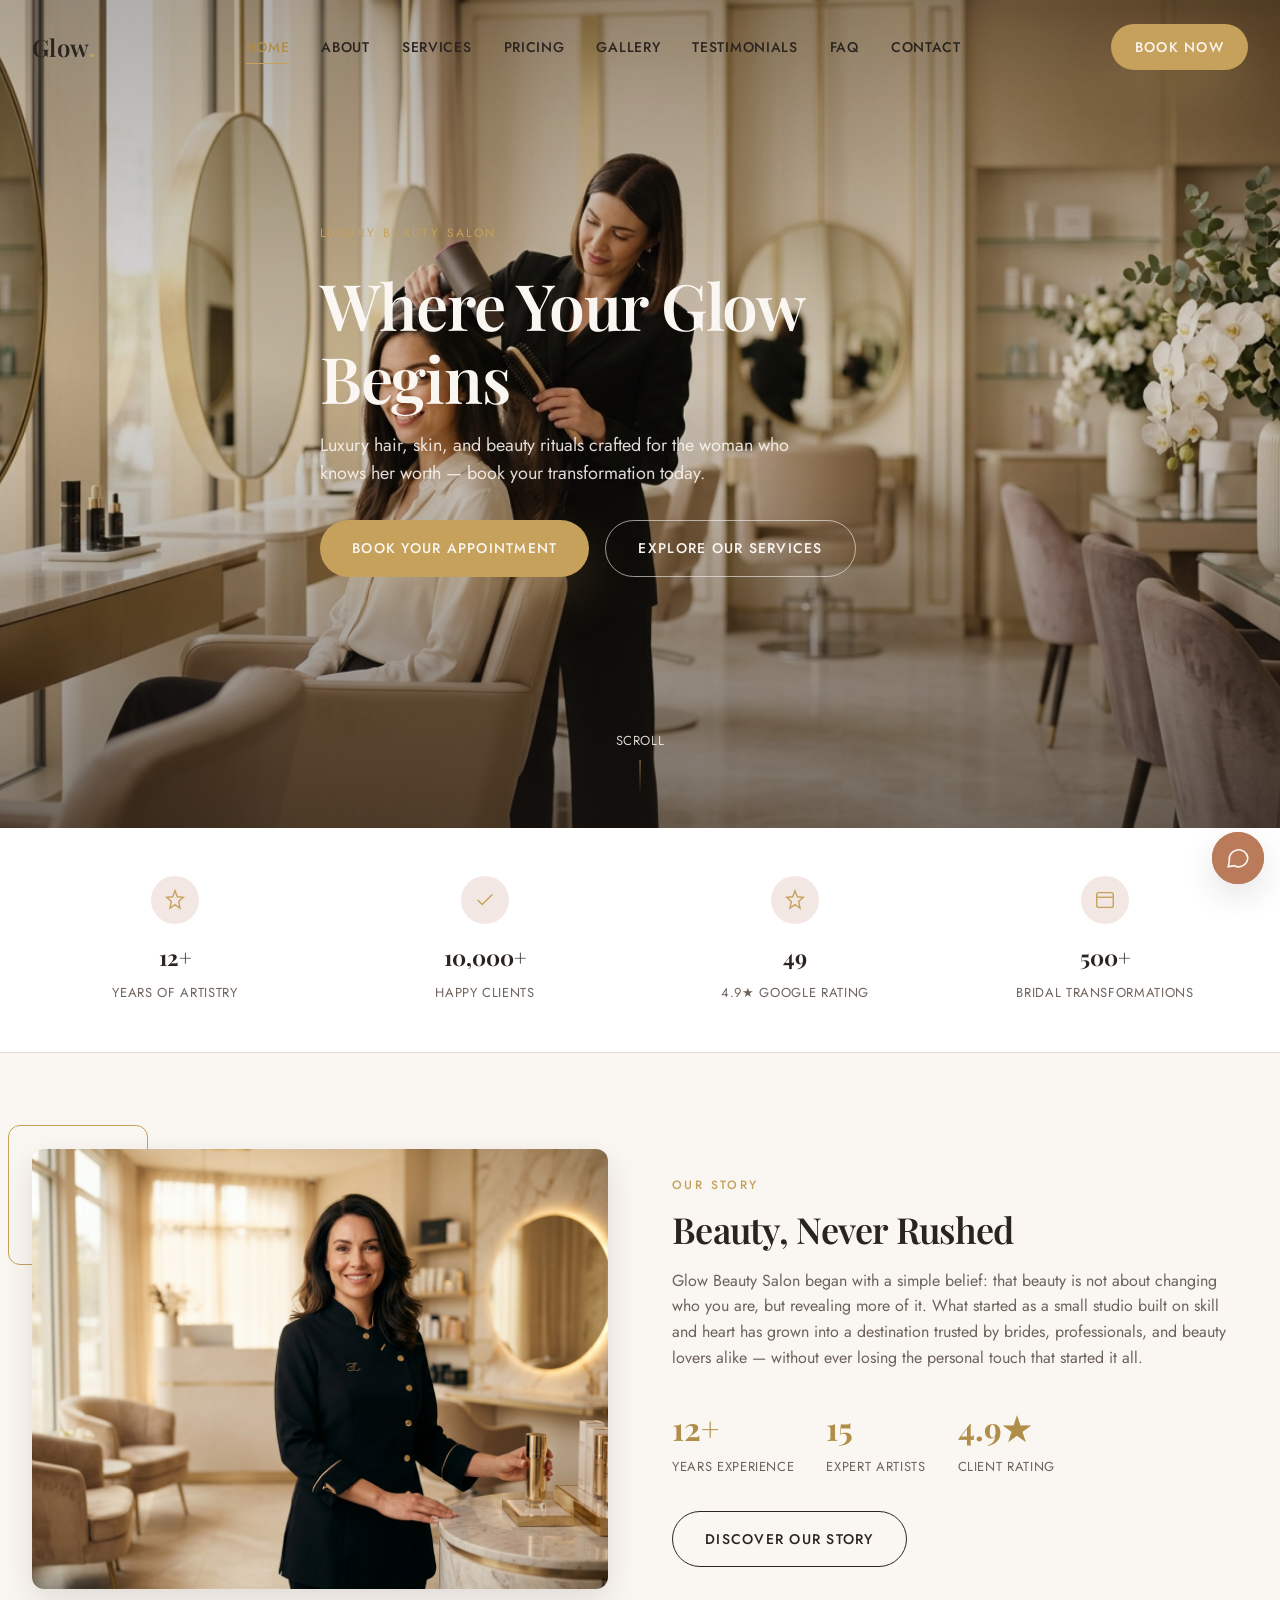
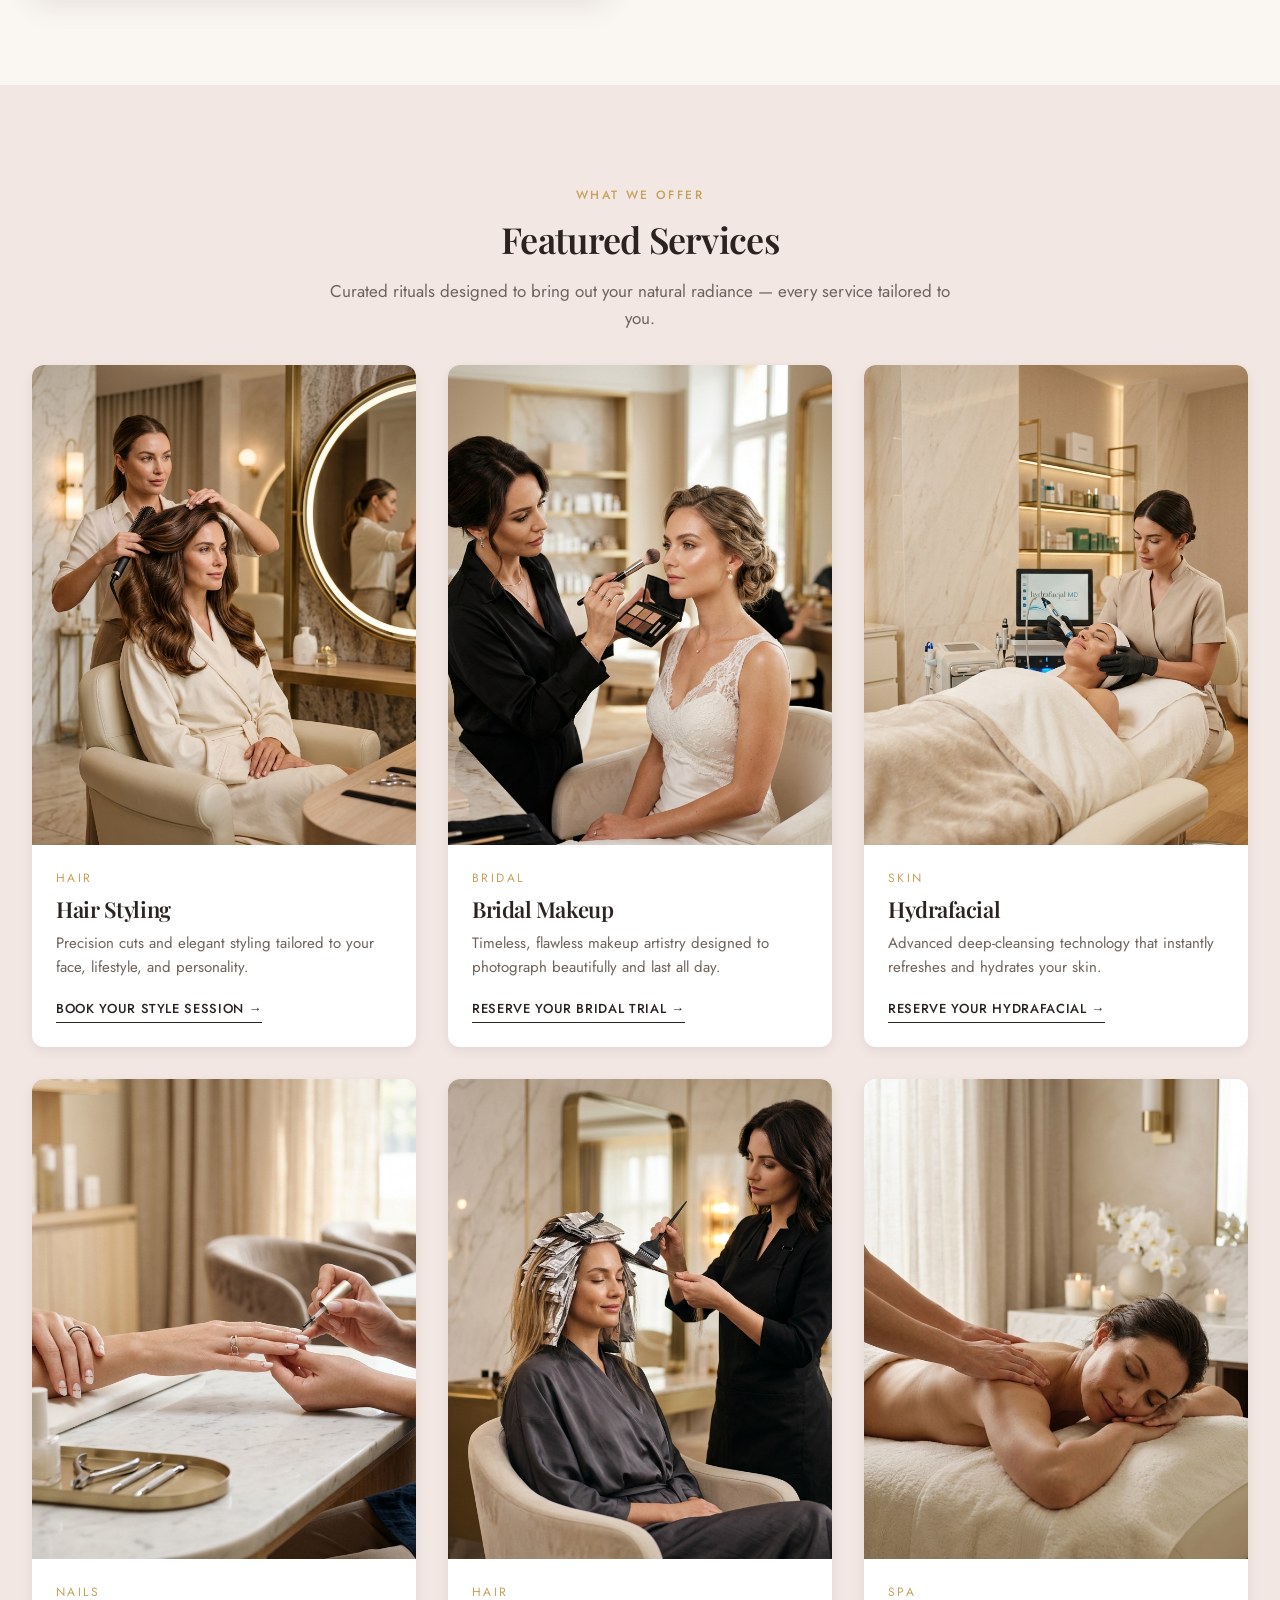
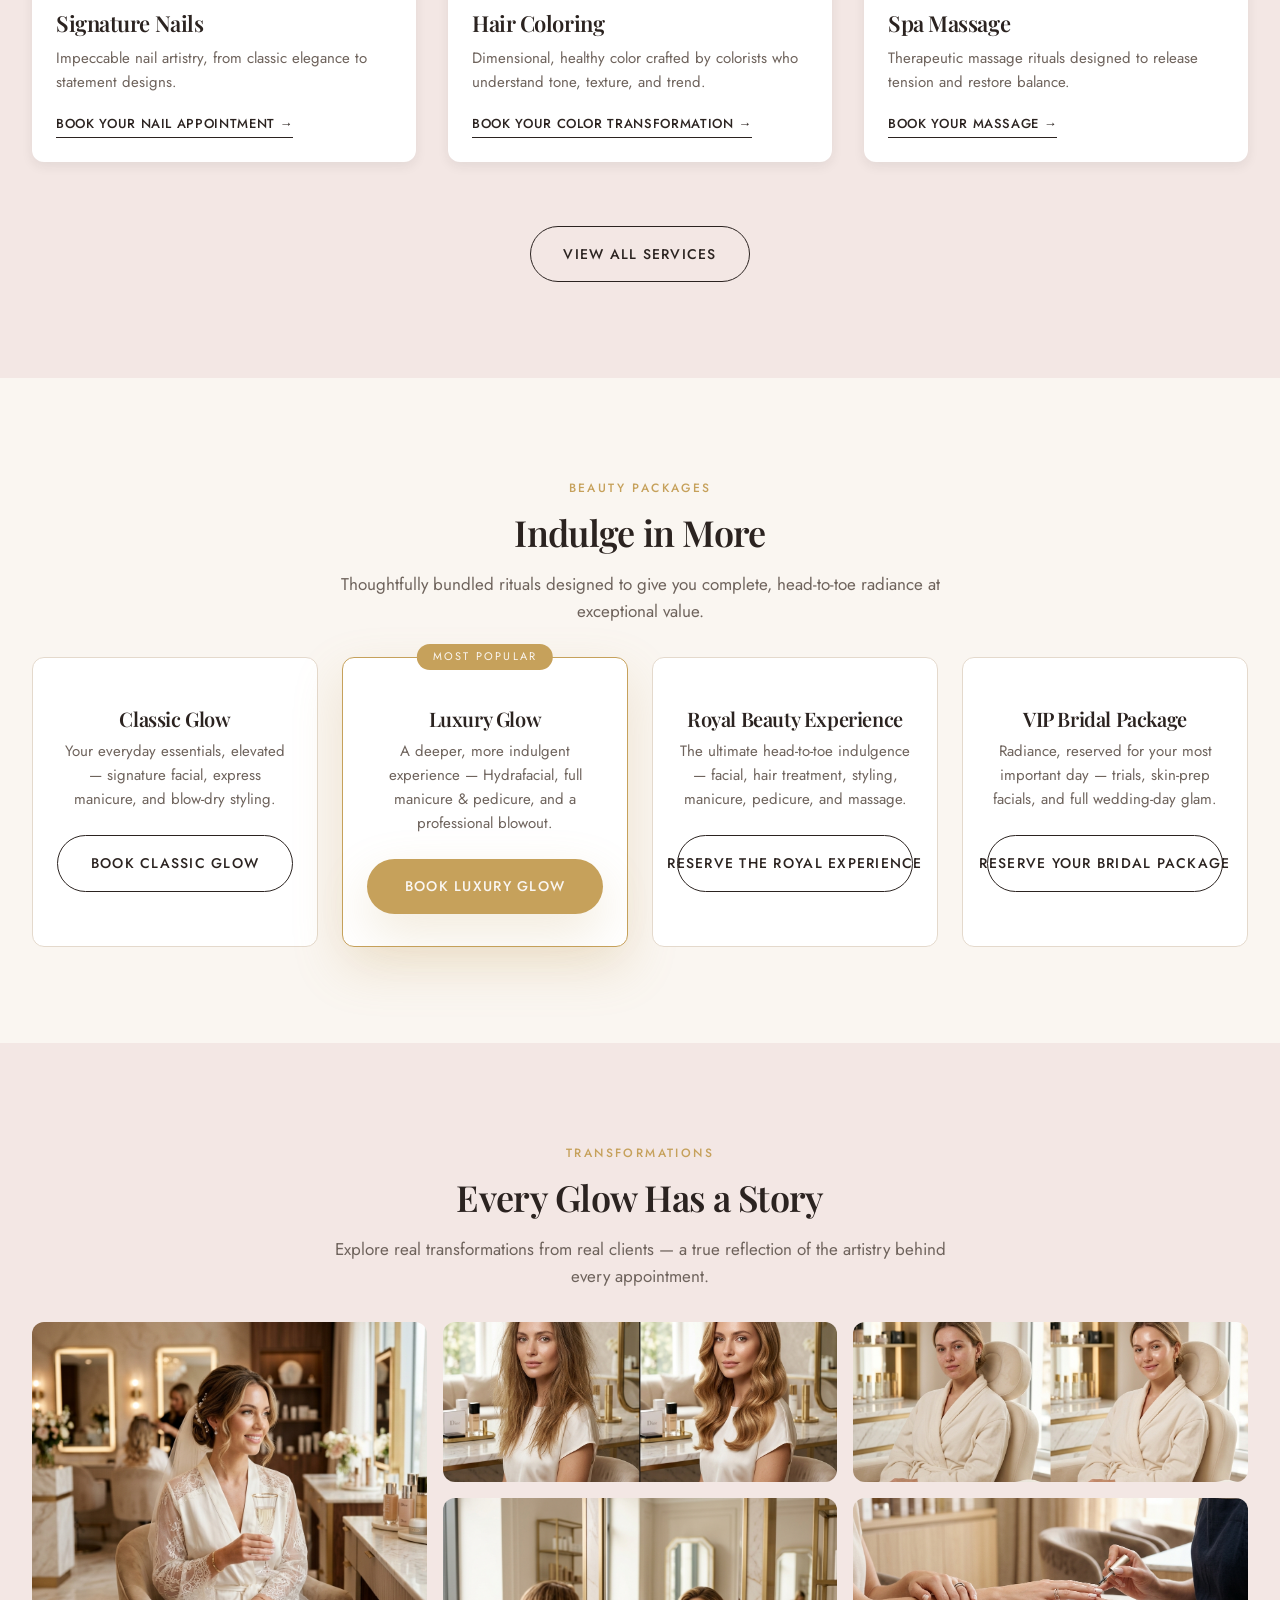
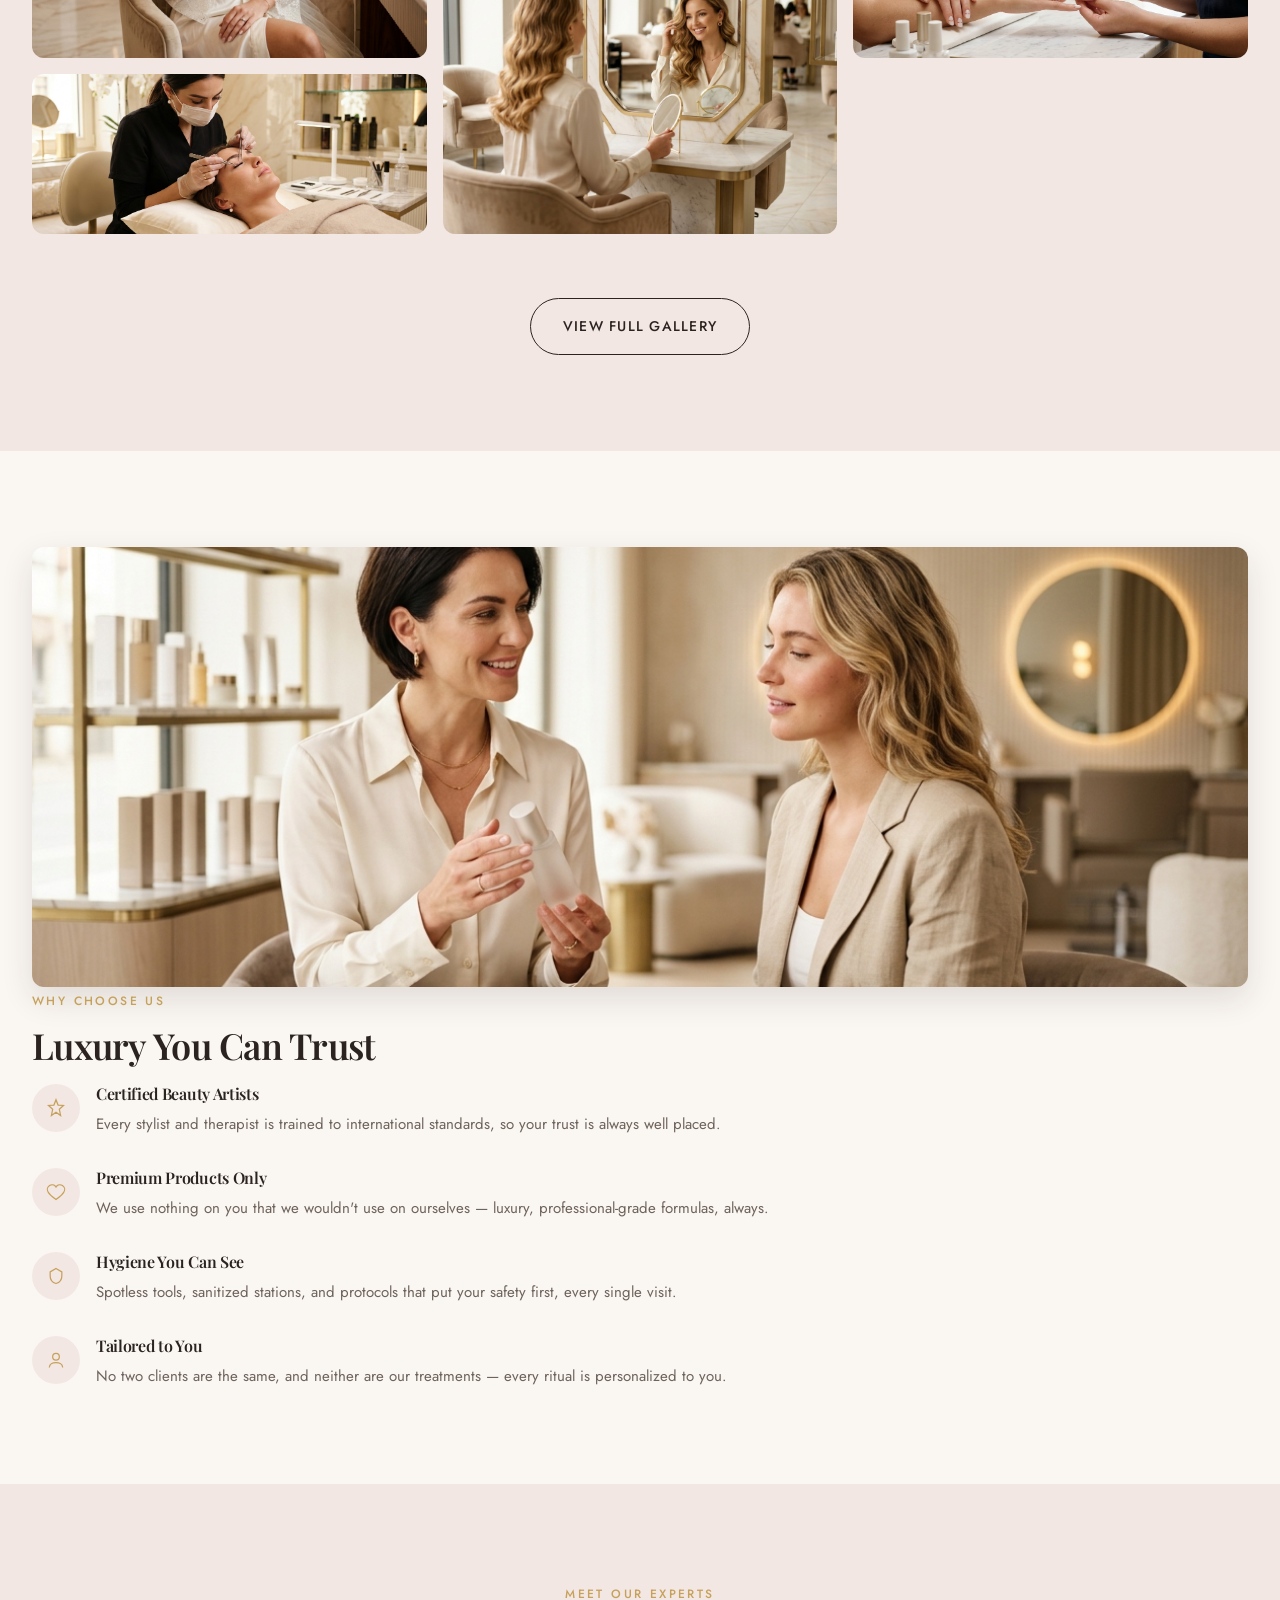
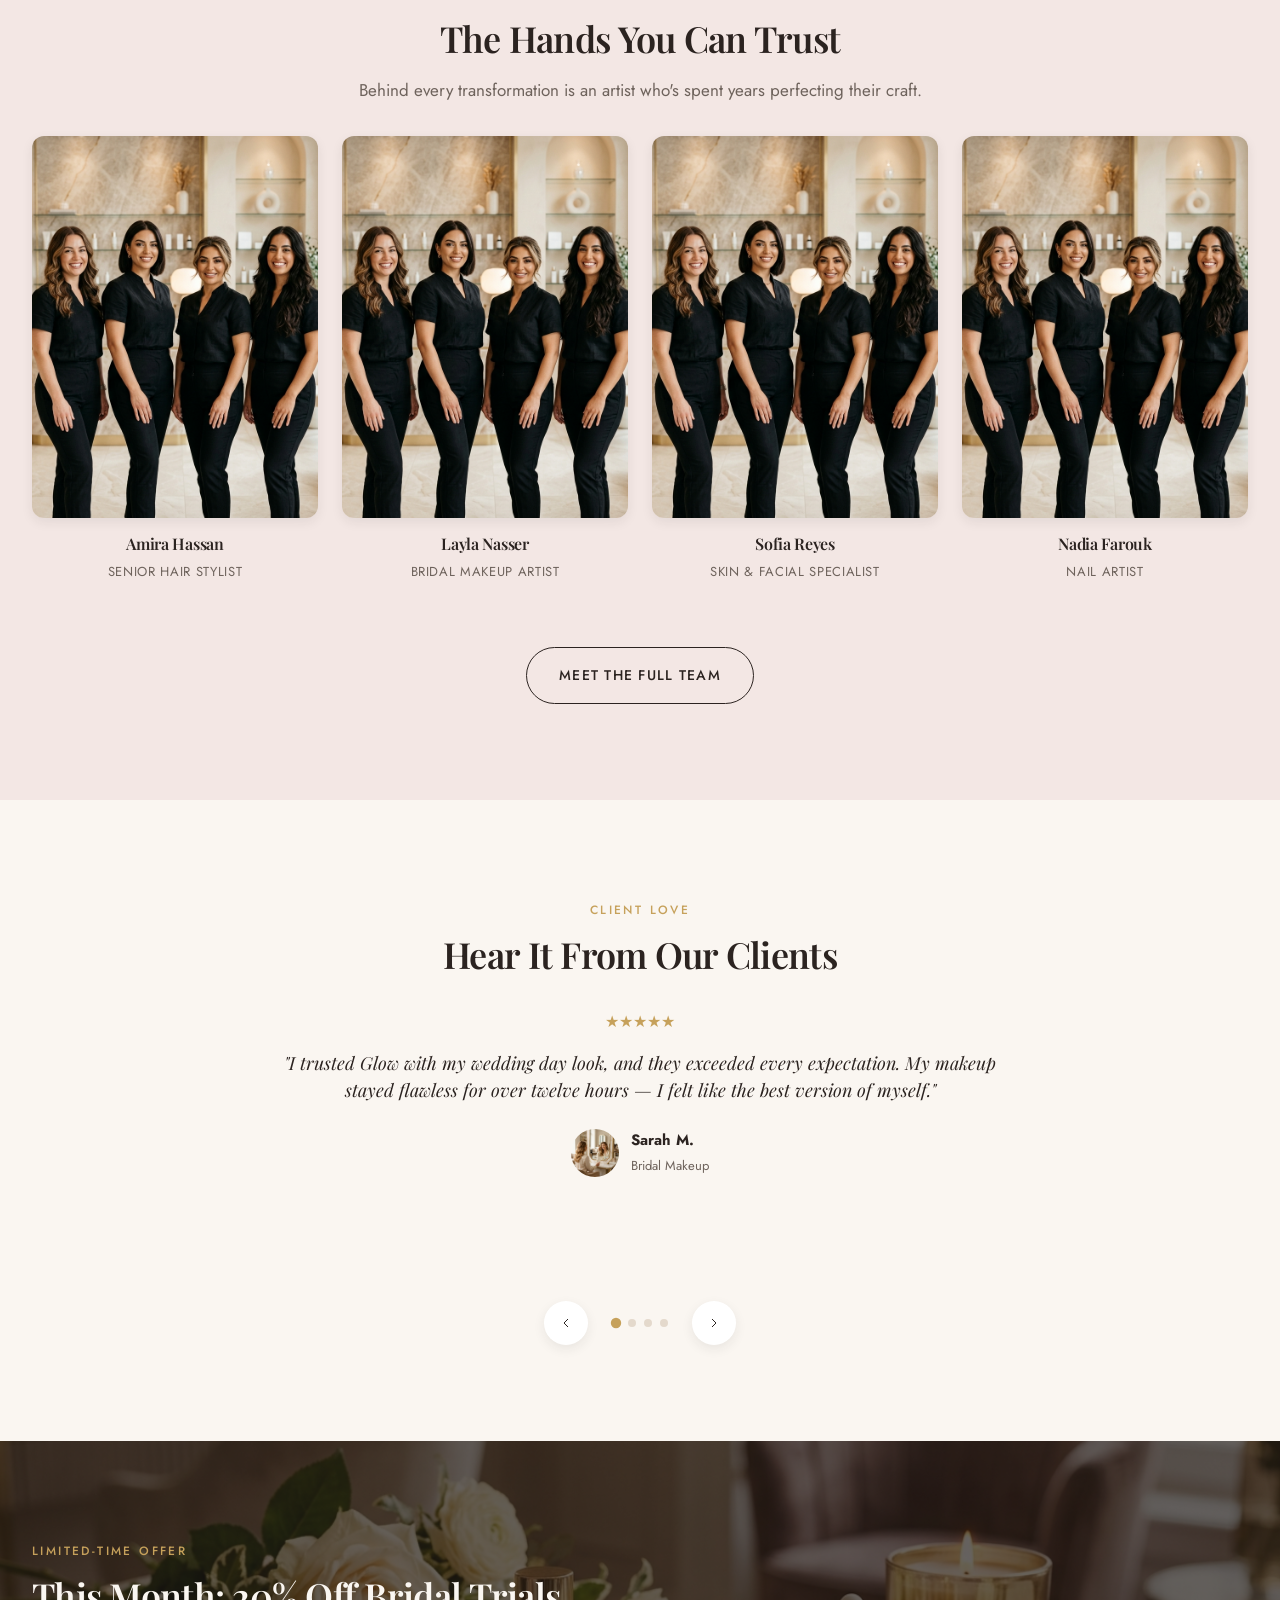
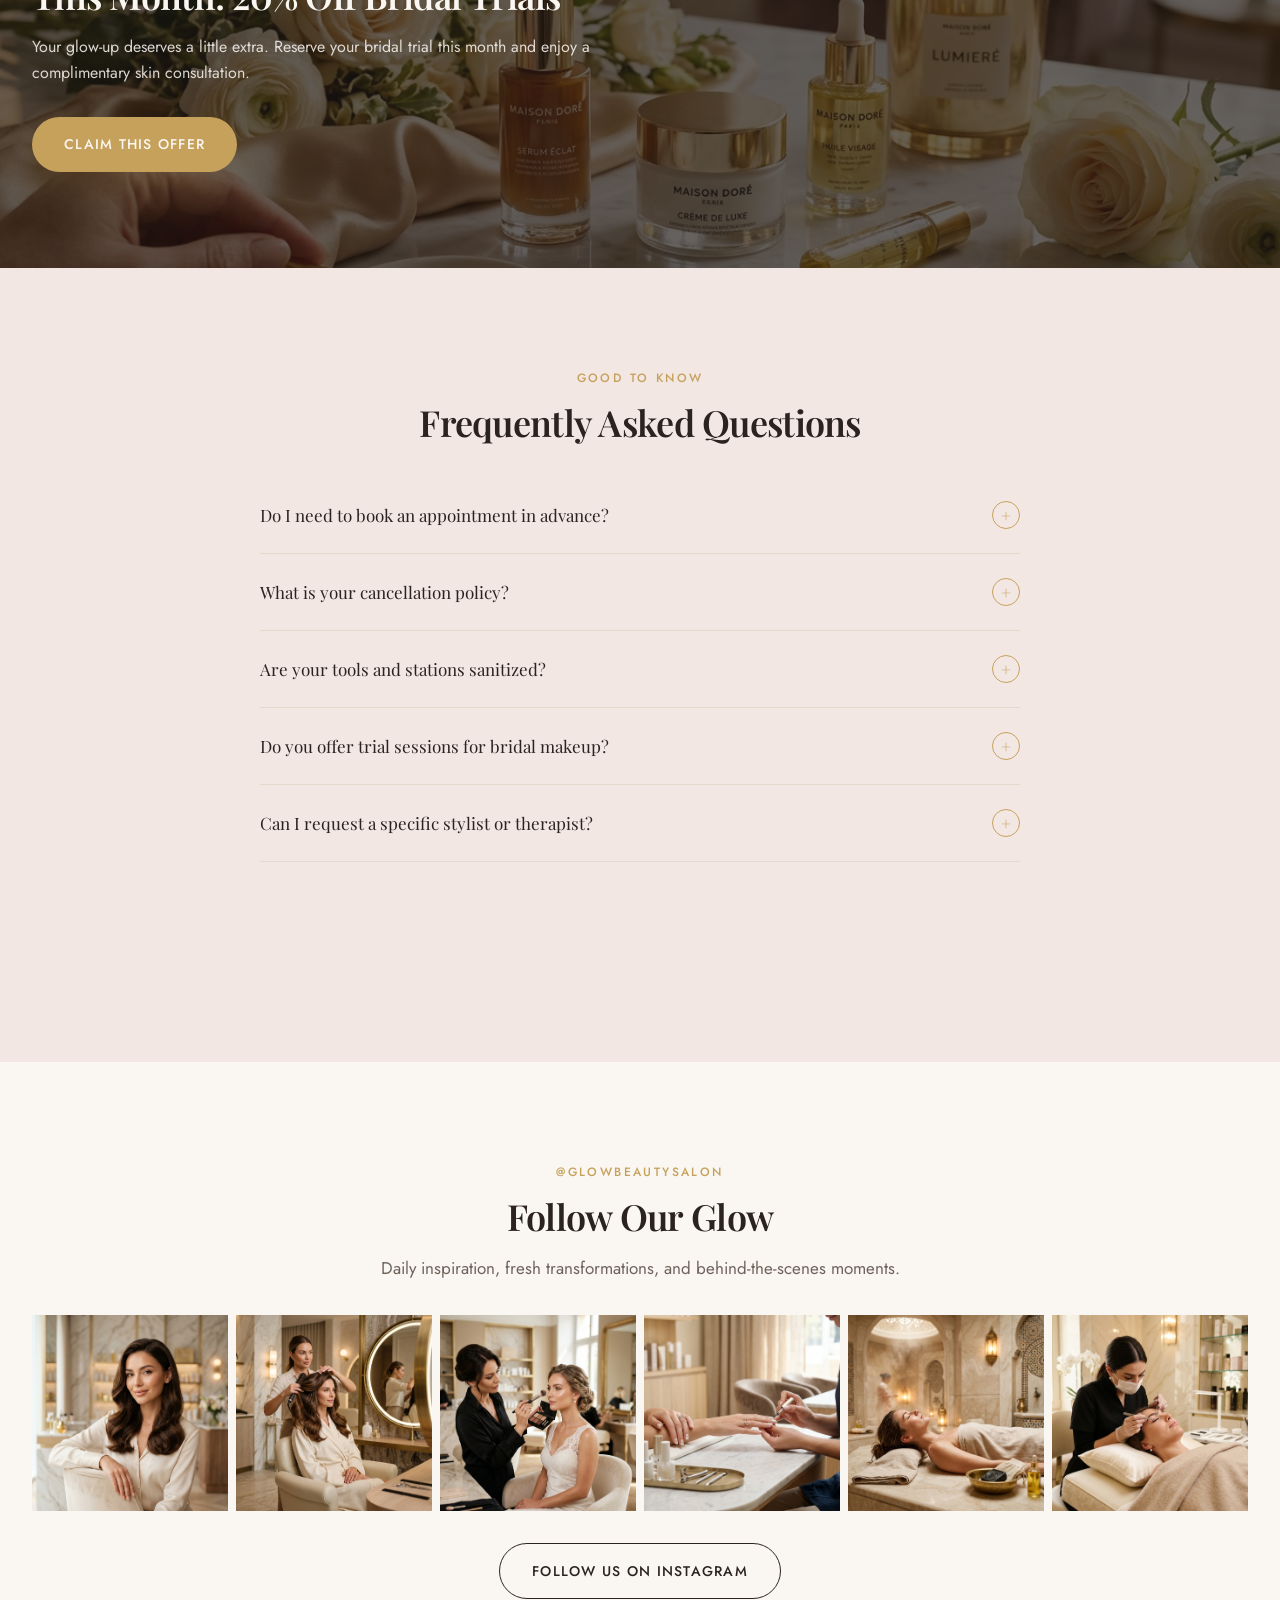
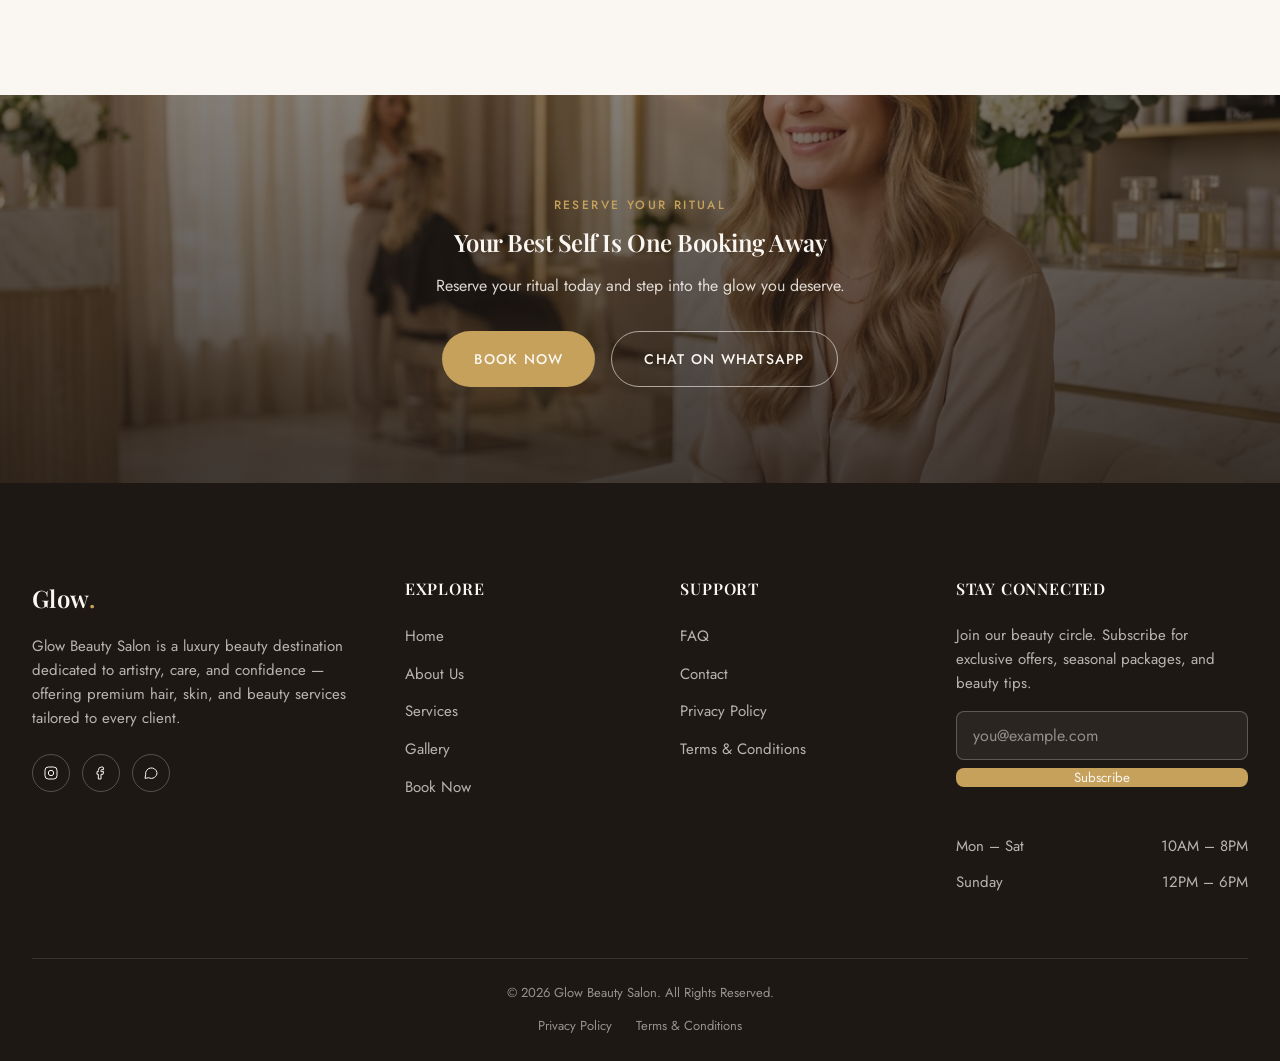
<file: index.html>
<!DOCTYPE html>
<html lang="en">
<head>
  <meta charset="UTF-8">
  <meta name="viewport" content="width=device-width, initial-scale=1.0">
  <title>Glow Beauty Salon | Luxury Hair, Skin &amp; Bridal Beauty Salon</title>
  <meta name="description" content="Glow Beauty Salon is a luxury beauty destination offering premium hair, skin, makeup, nail, and bridal services. Book your appointment and discover where your glow begins.">
  <meta name="keywords" content="luxury beauty salon, bridal makeup, hair salon, facial treatments, nail salon, hydrafacial, spa, beauty salon near me">
  <meta name="author" content="Glow Beauty Salon">
  <link rel="canonical" href="https://www.glowbeautysalon.com/">

  <!-- Open Graph / Social sharing -->
  <meta property="og:type" content="website">
  <meta property="og:title" content="Glow Beauty Salon | Where Your Glow Begins">
  <meta property="og:description" content="Luxury hair, skin, and beauty rituals crafted for the woman who knows her worth — book your transformation today.">
  <meta property="og:image" content="assets/images/hero-banner.jpeg">
  <meta property="og:url" content="https://www.glowbeautysalon.com/">
  <meta name="twitter:card" content="summary_large_image">

  <!-- Favicon -->
  <link rel="icon" type="image/svg+xml" href="data:image/svg+xml,<svg xmlns=%22http://www.w3.org/2000/svg%22 viewBox=%220 0 24 24%22><text y=%2218%22 font-size=%2218%22>&#10022;</text></svg>">

  <!-- Fonts: Playfair Display (display) + Jost (body) -->
  <link rel="preconnect" href="https://fonts.googleapis.com">
  <link rel="preconnect" href="https://fonts.gstatic.com" crossorigin>
  <link href="https://fonts.googleapis.com/css2?family=Playfair+Display:wght@500;600;700&family=Jost:wght@400;500;600&display=swap" rel="stylesheet">

  <!-- Stylesheets -->
  <link rel="stylesheet" href="assets/css/variables.css">
  <link rel="stylesheet" href="assets/css/style.css">
  <link rel="stylesheet" href="assets/css/animations.css">
  <link rel="stylesheet" href="assets/css/responsive.css">

  <!-- Local Business Schema for SEO -->
  <script type="application/ld+json">
  {
    "@context": "https://schema.org",
    "@type": "BeautySalon",
    "name": "Glow Beauty Salon",
    "image": "assets/images/salon-interior.jpeg",
    "description": "Luxury beauty salon offering premium hair, skin, makeup, nail, and bridal services.",
    "priceRange": "$$$",
    "telephone": "+971581197208",
    "address": {
      "@type": "PostalAddress",
      "streetAddress": "123 Grace Avenue",
      "addressLocality": "Your City",
      "addressCountry": "AE"
    },
    "openingHoursSpecification": [
      {
        "@type": "OpeningHoursSpecification",
        "dayOfWeek": ["Monday","Tuesday","Wednesday","Thursday","Friday","Saturday"],
        "opens": "10:00",
        "closes": "20:00"
      },
      {
        "@type": "OpeningHoursSpecification",
        "dayOfWeek": ["Sunday"],
        "opens": "12:00",
        "closes": "18:00"
      }
    ]
  }
  </script>
</head>
<body>

  <a class="skip-link" href="#main-content">Skip to main content</a>

  <!-- ==========================================================
       1. LUXURY LOADING SCREEN
       ========================================================== -->
  <div class="loading-screen" role="status" aria-live="polite">
    <p class="loading-mark">Glow<span>.</span></p>
    <div class="loading-bar" aria-hidden="true"></div>
    <span class="visually-hidden">Loading Glow Beauty Salon</span>
  </div>

  <!-- Scroll progress indicator -->
  <div class="scroll-progress" aria-hidden="true"></div>

  <!-- ==========================================================
       2. STICKY GLASSMORPHISM NAVBAR
       ========================================================== -->
  <header class="navbar">
    <div class="container">
      <a href="index.html" class="logo">Glow<span>.</span></a>

      <nav class="nav-links" aria-label="Primary navigation">
        <a href="#home" class="is-active">Home</a>
        <a href="about.html">About</a>
        <a href="services.html">Services</a>
        <a href="pricing.html">Pricing</a>
        <a href="gallery.html">Gallery</a>
        <a href="testimonials.html">Testimonials</a>
        <a href="faq.html">FAQ</a>
        <a href="contact.html">Contact</a>
      </nav>

      <div class="nav-actions">
        <a href="appointment.html" class="btn btn-primary nav-cta">Book Now</a>
        <button class="hamburger" aria-label="Open menu" aria-expanded="false" aria-controls="mobile-menu">
          <span></span><span></span><span></span>
        </button>
      </div>
    </div>
  </header>

  <!-- ==========================================================
       3. MOBILE MENU
       ========================================================== -->
  <div class="mobile-menu" id="mobile-menu" aria-hidden="true">

    <div class="mobile-menu-top">
      <a href="index.html" class="logo">Glow<span>.</span></a>
      <button class="mobile-menu-close icon-btn" aria-label="Close menu">
        <svg width="16" height="16" viewBox="0 0 24 24" fill="none" stroke="currentColor" stroke-width="1.5"><line x1="4" y1="4" x2="20" y2="20"/><line x1="20" y1="4" x2="4" y2="20"/></svg>
      </button>
    </div>

    <div class="mobile-menu-divider"></div>

    <nav class="mobile-nav-links" aria-label="Mobile navigation">
      <a href="#home"><span class="nav-index">01</span>Home</a>
      <a href="about.html"><span class="nav-index">02</span>About</a>
      <a href="services.html"><span class="nav-index">03</span>Services</a>
      <a href="pricing.html"><span class="nav-index">04</span>Pricing</a>
      <a href="gallery.html"><span class="nav-index">05</span>Gallery</a>
      <a href="appointment.html"><span class="nav-index">06</span>Appointment</a>
      <a href="testimonials.html"><span class="nav-index">07</span>Testimonials</a>
      <a href="faq.html"><span class="nav-index">08</span>FAQ</a>
      <a href="contact.html"><span class="nav-index">09</span>Contact</a>
    </nav>

    <div class="mobile-menu-divider mobile-menu-divider--gold"></div>

    <div class="mobile-menu-footer">
      <div class="mobile-cta-group">
        <a href="appointment.html" class="btn btn-primary">Book Appointment</a>
        <a href="https://wa.me/971581197208" class="btn btn-secondary">Message on WhatsApp</a>
      </div>
      <div class="mobile-social">
        <a href="#" class="icon-btn" aria-label="Glow Beauty Salon on Instagram">
          <svg width="17" height="17" viewBox="0 0 24 24" fill="none" stroke="currentColor" stroke-width="1.5"><rect x="3" y="3" width="18" height="18" rx="5"/><circle cx="12" cy="12" r="4"/><circle cx="17.5" cy="6.5" r="1"/></svg>
        </a>
        <a href="#" class="icon-btn" aria-label="Glow Beauty Salon on Facebook">
          <svg width="17" height="17" viewBox="0 0 24 24" fill="none" stroke="currentColor" stroke-width="1.5"><path d="M15 3h-2a5 5 0 0 0-5 5v2H6v4h2v7h4v-7h3l1-4h-4V8a1 1 0 0 1 1-1h3z"/></svg>
        </a>
        <a href="https://wa.me/971581197208" class="icon-btn" aria-label="Message Glow Beauty Salon on WhatsApp">
          <svg width="17" height="17" viewBox="0 0 24 24" fill="none" stroke="currentColor" stroke-width="1.5"><path d="M21 11.5a8.5 8.5 0 0 1-12.4 7.6L3 20l1-5.4A8.5 8.5 0 1 1 21 11.5z"/></svg>
        </a>
      </div>
    </div>

  </div>

  <main id="main-content">

    <!-- ==========================================================
         4. HERO SECTION
         ========================================================== -->
    <section class="hero" id="home">
      <div class="hero-bg" aria-hidden="true">
        <img src="assets/images/hero-banner.jpeg" alt="" loading="eager">
      </div>
      <div class="hero-overlay" aria-hidden="true"></div>

      <div class="container">
        <div class="hero-content" data-reveal>
          <span class="hero-eyebrow">Luxury Beauty Salon</span>
          <h1 class="hero-title">Where Your Glow Begins</h1>
          <p class="hero-subtitle">Luxury hair, skin, and beauty rituals crafted for the woman who knows her worth — book your transformation today.</p>
          <div class="hero-actions">
            <a href="appointment.html" class="btn btn-primary">Book Your Appointment</a>
            <a href="services.html" class="btn btn-outline-light">Explore Our Services</a>
          </div>
        </div>
      </div>

      <div class="hero-scroll-cue" aria-hidden="true">
        <span>Scroll</span>
        <span class="scroll-line"></span>
      </div>
    </section>

    <!-- ==========================================================
         5. TRUST BADGES
         ========================================================== -->
    <section class="trust-badges" aria-label="Why clients trust Glow Beauty Salon">
      <div class="container">
        <div class="trust-badge" data-reveal data-reveal-delay="1">
          <span class="icon-circle" aria-hidden="true">
            <svg width="22" height="22" viewBox="0 0 24 24" fill="none" stroke="currentColor" stroke-width="1.5"><path d="M12 2l2.5 6.5L21 9l-5 4.5L17.5 21 12 17l-5.5 4L8 13.5 3 9l6.5-.5z"/></svg>
          </span>
          <strong data-count-to="12" data-count-suffix="+">0+</strong>
          <span>Years of Artistry</span>
        </div>
        <div class="trust-badge" data-reveal data-reveal-delay="2">
          <span class="icon-circle" aria-hidden="true">
            <svg width="22" height="22" viewBox="0 0 24 24" fill="none" stroke="currentColor" stroke-width="1.5"><path d="M20 6L9 17l-5-5"/></svg>
          </span>
          <strong data-count-to="10000" data-count-suffix="+">0+</strong>
          <span>Happy Clients</span>
        </div>
        <div class="trust-badge" data-reveal data-reveal-delay="3">
          <span class="icon-circle" aria-hidden="true">
            <svg width="22" height="22" viewBox="0 0 24 24" fill="none" stroke="currentColor" stroke-width="1.5"><path d="M12 2l2.5 6.5L21 9l-5 4.5L17.5 21 12 17l-5.5 4L8 13.5 3 9l6.5-.5z"/></svg>
          </span>
          <strong data-count-to="49" data-count-suffix="">0</strong>
          <span>4.9★ Google Rating</span>
        </div>
        <div class="trust-badge" data-reveal data-reveal-delay="4">
          <span class="icon-circle" aria-hidden="true">
            <svg width="22" height="22" viewBox="0 0 24 24" fill="none" stroke="currentColor" stroke-width="1.5"><rect x="3" y="4" width="18" height="16" rx="2"/><path d="M3 9h18"/></svg>
          </span>
          <strong data-count-to="500" data-count-suffix="+">0+</strong>
          <span>Bridal Transformations</span>
        </div>
      </div>
    </section>

    <!-- ==========================================================
         6. ABOUT PREVIEW
         ========================================================== -->
    <section class="about-preview" id="about" aria-labelledby="about-preview-title">
      <div class="container">
        <div class="about-preview-media" data-reveal>
          <img src="assets/images/founder-portrait.jpeg" alt="Founder of Glow Beauty Salon standing in the softly lit salon interior" loading="lazy" width="560" height="520">
        </div>
        <div class="about-preview-content" data-reveal data-reveal-delay="2">
          <span class="eyebrow">Our Story</span>
          <h2 id="about-preview-title" class="section-title">Beauty, Never Rushed</h2>
          <p>Glow Beauty Salon began with a simple belief: that beauty is not about changing who you are, but revealing more of it. What started as a small studio built on skill and heart has grown into a destination trusted by brides, professionals, and beauty lovers alike — without ever losing the personal touch that started it all.</p>
          <div class="about-stats">
            <div class="about-stat">
              <strong>12+</strong>
              <span>Years Experience</span>
            </div>
            <div class="about-stat">
              <strong>15</strong>
              <span>Expert Artists</span>
            </div>
            <div class="about-stat">
              <strong>4.9★</strong>
              <span>Client Rating</span>
            </div>
          </div>
          <a href="about.html" class="btn btn-secondary">Discover Our Story</a>
        </div>
      </div>
    </section>

    <!-- ==========================================================
         7. FEATURED SERVICES
         ========================================================== -->
    <section class="section--alt" id="services" aria-labelledby="services-title">
      <div class="container">
        <div class="section-header" data-reveal>
          <span class="eyebrow">What We Offer</span>
          <h2 id="services-title" class="section-title">Featured Services</h2>
          <p class="section-subtitle">Curated rituals designed to bring out your natural radiance — every service tailored to you.</p>
        </div>

        <div class="services-grid">
          <article class="service-card" data-reveal data-reveal-delay="1">
            <div class="service-card-media">
              <img src="assets/images/hair-styling.jpeg" alt="Stylist creating an elegant hair styling look at Glow Beauty Salon" loading="lazy" width="400" height="500">
            </div>
            <div class="service-card-body">
              <span class="service-card-label">Hair</span>
              <h3>Hair Styling</h3>
              <p>Precision cuts and elegant styling tailored to your face, lifestyle, and personality.</p>
              <a href="services.html" class="service-card-link">Book Your Style Session →</a>
            </div>
          </article>

          <article class="service-card" data-reveal data-reveal-delay="2">
            <div class="service-card-media">
              <img src="assets/images/bridal-makeup.jpeg" alt="Bridal makeup artistry being applied at Glow Beauty Salon" loading="lazy" width="400" height="500">
            </div>
            <div class="service-card-body">
              <span class="service-card-label">Bridal</span>
              <h3>Bridal Makeup</h3>
              <p>Timeless, flawless makeup artistry designed to photograph beautifully and last all day.</p>
              <a href="services.html" class="service-card-link">Reserve Your Bridal Trial →</a>
            </div>
          </article>

          <article class="service-card" data-reveal data-reveal-delay="3">
            <div class="service-card-media">
              <img src="assets/images/hydrafacial.jpeg" alt="Client receiving a Hydrafacial treatment at Glow Beauty Salon" loading="lazy" width="400" height="500">
            </div>
            <div class="service-card-body">
              <span class="service-card-label">Skin</span>
              <h3>Hydrafacial</h3>
              <p>Advanced deep-cleansing technology that instantly refreshes and hydrates your skin.</p>
              <a href="services.html" class="service-card-link">Reserve Your Hydrafacial →</a>
            </div>
          </article>

          <article class="service-card" data-reveal data-reveal-delay="4">
            <div class="service-card-media">
              <img src="assets/images/luxury-nails.jpeg" alt="Elegant manicure result at Glow Beauty Salon" loading="lazy" width="400" height="500">
            </div>
            <div class="service-card-body">
              <span class="service-card-label">Nails</span>
              <h3>Signature Nails</h3>
              <p>Impeccable nail artistry, from classic elegance to statement designs.</p>
              <a href="services.html" class="service-card-link">Book Your Nail Appointment →</a>
            </div>
          </article>

          <article class="service-card" data-reveal data-reveal-delay="5">
            <div class="service-card-media">
              <img src="assets/images/hair-coloring.jpeg" alt="Vibrant hair coloring result at Glow Beauty Salon" loading="lazy" width="400" height="500">
            </div>
            <div class="service-card-body">
              <span class="service-card-label">Hair</span>
              <h3>Hair Coloring</h3>
              <p>Dimensional, healthy color crafted by colorists who understand tone, texture, and trend.</p>
              <a href="services.html" class="service-card-link">Book Your Color Transformation →</a>
            </div>
          </article>

          <article class="service-card" data-reveal data-reveal-delay="6">
            <div class="service-card-media">
              <img src="assets/images/spa-massage.jpeg" alt="Relaxing spa massage treatment at Glow Beauty Salon" loading="lazy" width="400" height="500">
            </div>
            <div class="service-card-body">
              <span class="service-card-label">Spa</span>
              <h3>Spa Massage</h3>
              <p>Therapeutic massage rituals designed to release tension and restore balance.</p>
              <a href="services.html" class="service-card-link">Book Your Massage →</a>
            </div>
          </article>
        </div>

        <div class="services-footer" data-reveal>
          <a href="services.html" class="btn btn-secondary">View All Services</a>
        </div>
      </div>
    </section>

    <!-- ==========================================================
         8. LUXURY PACKAGES PREVIEW
         ========================================================== -->
    <section id="pricing" aria-labelledby="packages-title">
      <div class="container">
        <div class="section-header" data-reveal>
          <span class="eyebrow">Beauty Packages</span>
          <h2 id="packages-title" class="section-title">Indulge in More</h2>
          <p class="section-subtitle">Thoughtfully bundled rituals designed to give you complete, head-to-toe radiance at exceptional value.</p>
        </div>

        <div class="packages-grid">
          <div class="package-card" data-reveal data-reveal-delay="1">
            <h3>Classic Glow</h3>
            <p>Your everyday essentials, elevated — signature facial, express manicure, and blow-dry styling.</p>
            <a href="pricing.html" class="btn btn-secondary">Book Classic Glow</a>
          </div>

          <div class="package-card is-featured" data-reveal data-reveal-delay="2">
            <span class="package-badge">Most Popular</span>
            <h3>Luxury Glow</h3>
            <p>A deeper, more indulgent experience — Hydrafacial, full manicure &amp; pedicure, and a professional blowout.</p>
            <a href="pricing.html" class="btn btn-primary">Book Luxury Glow</a>
          </div>

          <div class="package-card" data-reveal data-reveal-delay="3">
            <h3>Royal Beauty Experience</h3>
            <p>The ultimate head-to-toe indulgence — facial, hair treatment, styling, manicure, pedicure, and massage.</p>
            <a href="pricing.html" class="btn btn-secondary">Reserve the Royal Experience</a>
          </div>

          <div class="package-card" data-reveal data-reveal-delay="4">
            <h3>VIP Bridal Package</h3>
            <p>Radiance, reserved for your most important day — trials, skin-prep facials, and full wedding-day glam.</p>
            <a href="pricing.html" class="btn btn-secondary">Reserve Your Bridal Package</a>
          </div>
        </div>
      </div>
    </section>

    <!-- ==========================================================
         9. GALLERY PREVIEW
         ========================================================== -->
    <section class="section--alt" id="gallery" aria-labelledby="gallery-title">
      <div class="container">
        <div class="section-header" data-reveal>
          <span class="eyebrow">Transformations</span>
          <h2 id="gallery-title" class="section-title">Every Glow Has a Story</h2>
          <p class="section-subtitle">Explore real transformations from real clients — a true reflection of the artistry behind every appointment.</p>
        </div>

        <div class="gallery-grid">
          <div class="gallery-item span-tall" data-reveal data-reveal-delay="1">
            <img src="assets/images/bridal-portrait.jpeg" alt="Bridal beauty transformation at Glow Beauty Salon" loading="lazy">
            <div class="gallery-item-overlay"><span>Bridal Glam</span></div>
          </div>
          <div class="gallery-item" data-reveal data-reveal-delay="2">
            <img src="assets/images/before-after-hair.jpeg" alt="Before and after hair color transformation at Glow Beauty Salon" loading="lazy">
            <div class="gallery-item-overlay"><span>Hair Color</span></div>
          </div>
          <div class="gallery-item" data-reveal data-reveal-delay="3">
            <img src="assets/images/before-after-skin.jpeg" alt="Before and after skin treatment result at Glow Beauty Salon" loading="lazy">
            <div class="gallery-item-overlay"><span>Skin Renewal</span></div>
          </div>
          <div class="gallery-item span-tall" data-reveal data-reveal-delay="4">
            <img src="assets/images/happy-client.jpeg" alt="Radiant client after a full beauty treatment at Glow Beauty Salon" loading="lazy">
            <div class="gallery-item-overlay"><span>Full Glow-Up</span></div>
          </div>
          <div class="gallery-item" data-reveal data-reveal-delay="5">
            <img src="assets/images/luxury-nails.jpeg" alt="Nail art transformation at Glow Beauty Salon" loading="lazy">
            <div class="gallery-item-overlay"><span>Nail Artistry</span></div>
          </div>
          <div class="gallery-item" data-reveal data-reveal-delay="6">
            <img src="assets/images/eyelash-extensions.jpeg" alt="Eyelash extension result at Glow Beauty Salon" loading="lazy">
            <div class="gallery-item-overlay"><span>Lash Artistry</span></div>
          </div>
        </div>

        <div class="services-footer" data-reveal>
          <a href="gallery.html" class="btn btn-secondary">View Full Gallery</a>
        </div>
      </div>
    </section>

    <!-- ==========================================================
         10. WHY CHOOSE US
         ========================================================== -->
    <section aria-labelledby="why-us-title">
      <div class="container">
        <div class="why-us-media" data-reveal>
          <img src="assets/images/beauty-consultation.jpeg" alt="Therapist consulting with a client at Glow Beauty Salon" loading="lazy" width="560" height="560">
        </div>
        <div data-reveal data-reveal-delay="2">
          <span class="eyebrow">Why Choose Us</span>
          <h2 id="why-us-title" class="section-title">Luxury You Can Trust</h2>
          <div class="why-us-list">
            <div class="why-us-item">
              <span class="icon-circle" aria-hidden="true">
                <svg width="20" height="20" viewBox="0 0 24 24" fill="none" stroke="currentColor" stroke-width="1.5"><path d="M12 2l2.5 6.5L21 9l-5 4.5L17.5 21 12 17l-5.5 4L8 13.5 3 9l6.5-.5z"/></svg>
              </span>
              <div>
                <h4>Certified Beauty Artists</h4>
                <p>Every stylist and therapist is trained to international standards, so your trust is always well placed.</p>
              </div>
            </div>
            <div class="why-us-item">
              <span class="icon-circle" aria-hidden="true">
                <svg width="20" height="20" viewBox="0 0 24 24" fill="none" stroke="currentColor" stroke-width="1.5"><path d="M12 21s-7-4.5-9.5-9A5.5 5.5 0 0112 6a5.5 5.5 0 019.5 6c-2.5 4.5-9.5 9-9.5 9z"/></svg>
              </span>
              <div>
                <h4>Premium Products Only</h4>
                <p>We use nothing on you that we wouldn't use on ourselves — luxury, professional-grade formulas, always.</p>
              </div>
            </div>
            <div class="why-us-item">
              <span class="icon-circle" aria-hidden="true">
                <svg width="20" height="20" viewBox="0 0 24 24" fill="none" stroke="currentColor" stroke-width="1.5"><path d="M12 3l7 4v5c0 5-3.5 8-7 9-3.5-1-7-4-7-9V7z"/></svg>
              </span>
              <div>
                <h4>Hygiene You Can See</h4>
                <p>Spotless tools, sanitized stations, and protocols that put your safety first, every single visit.</p>
              </div>
            </div>
            <div class="why-us-item">
              <span class="icon-circle" aria-hidden="true">
                <svg width="20" height="20" viewBox="0 0 24 24" fill="none" stroke="currentColor" stroke-width="1.5"><circle cx="12" cy="8" r="4"/><path d="M4 21c0-4 4-6 8-6s8 2 8 6"/></svg>
              </span>
              <div>
                <h4>Tailored to You</h4>
                <p>No two clients are the same, and neither are our treatments — every ritual is personalized to you.</p>
              </div>
            </div>
          </div>
        </div>
      </div>
    </section>

    <!-- ==========================================================
         11. TEAM PREVIEW
         ========================================================== -->
    <section class="section--alt" id="team" aria-labelledby="team-title">
      <div class="container">
        <div class="section-header" data-reveal>
          <span class="eyebrow">Meet Our Experts</span>
          <h2 id="team-title" class="section-title">The Hands You Can Trust</h2>
          <p class="section-subtitle">Behind every transformation is an artist who's spent years perfecting their craft.</p>
        </div>

        <div class="team-grid">
          <div class="team-card" data-reveal data-reveal-delay="1">
            <div class="team-card-media">
              <img src="assets/images/beauty-team.jpeg" alt="Amira Hassan, Senior Hair Stylist at Glow Beauty Salon" loading="lazy" width="300" height="400">
            </div>
            <h4>Amira Hassan</h4>
            <span>Senior Hair Stylist</span>
          </div>
          <div class="team-card" data-reveal data-reveal-delay="2">
            <div class="team-card-media">
              <img src="assets/images/beauty-team.jpeg" alt="Layla Nasser, Bridal Makeup Artist at Glow Beauty Salon" loading="lazy" width="300" height="400">
            </div>
            <h4>Layla Nasser</h4>
            <span>Bridal Makeup Artist</span>
          </div>
          <div class="team-card" data-reveal data-reveal-delay="3">
            <div class="team-card-media">
              <img src="assets/images/beauty-team.jpeg" alt="Sofia Reyes, Skin &amp; Facial Specialist at Glow Beauty Salon" loading="lazy" width="300" height="400">
            </div>
            <h4>Sofia Reyes</h4>
            <span>Skin &amp; Facial Specialist</span>
          </div>
          <div class="team-card" data-reveal data-reveal-delay="4">
            <div class="team-card-media">
              <img src="assets/images/beauty-team.jpeg" alt="Nadia Farouk, Nail Artist at Glow Beauty Salon" loading="lazy" width="300" height="400">
            </div>
            <h4>Nadia Farouk</h4>
            <span>Nail Artist</span>
          </div>
        </div>

        <div class="services-footer" data-reveal>
          <a href="about.html" class="btn btn-secondary">Meet the Full Team</a>
        </div>
      </div>
    </section>

    <!-- ==========================================================
         12. TESTIMONIALS
         ========================================================== -->
    <section id="testimonials" aria-labelledby="testimonials-title">
      <div class="container">
        <div class="section-header" data-reveal>
          <span class="eyebrow">Client Love</span>
          <h2 id="testimonials-title" class="section-title">Hear It From Our Clients</h2>
        </div>

        <div class="testimonials-slider" data-reveal>
          <div class="testimonial-track">

            <div class="testimonial-slide is-active">
              <div class="testimonial-stars" aria-hidden="true">★★★★★</div>
              <p class="quote">"I trusted Glow with my wedding day look, and they exceeded every expectation. My makeup stayed flawless for over twelve hours — I felt like the best version of myself."</p>
              <div class="testimonial-author">
                <img src="assets/images/happy-client.jpeg" alt="" loading="lazy">
                <div class="testimonial-author-info">
                  <strong>Sarah M.</strong>
                  <span>Bridal Makeup</span>
                </div>
              </div>
            </div>

            <div class="testimonial-slide">
              <div class="testimonial-stars" aria-hidden="true">★★★★★</div>
              <p class="quote">"My skin has never looked this radiant. The staff took the time to understand my skin type before recommending anything — that level of care is rare."</p>
              <div class="testimonial-author">
                <img src="assets/images/happy-client.jpeg" alt="" loading="lazy">
                <div class="testimonial-author-info">
                  <strong>Aisha K.</strong>
                  <span>Hydrafacial</span>
                </div>
              </div>
            </div>

            <div class="testimonial-slide">
              <div class="testimonial-stars" aria-hidden="true">★★★★★</div>
              <p class="quote">"I've had my color done at several salons, but nothing compares to the precision here. Healthy, vibrant, and exactly the tone I wanted."</p>
              <div class="testimonial-author">
                <img src="assets/images/happy-client.jpeg" alt="" loading="lazy">
                <div class="testimonial-author-info">
                  <strong>Emily R.</strong>
                  <span>Hair Coloring</span>
                </div>
              </div>
            </div>

            <div class="testimonial-slide">
              <div class="testimonial-stars" aria-hidden="true">★★★★★</div>
              <p class="quote">"An experience unlike anything I've tried before. My skin felt incredibly soft for days afterward. Pure indulgence."</p>
              <div class="testimonial-author">
                <img src="assets/images/happy-client.jpeg" alt="" loading="lazy">
                <div class="testimonial-author-info">
                  <strong>Layla H.</strong>
                  <span>Moroccan Bath</span>
                </div>
              </div>
            </div>

          </div>

          <div class="testimonial-controls">
            <button class="icon-btn testimonial-prev" aria-label="Previous testimonial">
              <svg width="16" height="16" viewBox="0 0 24 24" fill="none" stroke="currentColor" stroke-width="1.5"><path d="M15 18l-6-6 6-6"/></svg>
            </button>
            <div class="testimonial-dots">
              <button class="testimonial-dot is-active" aria-label="Show testimonial 1"></button>
              <button class="testimonial-dot" aria-label="Show testimonial 2"></button>
              <button class="testimonial-dot" aria-label="Show testimonial 3"></button>
              <button class="testimonial-dot" aria-label="Show testimonial 4"></button>
            </div>
            <button class="icon-btn testimonial-next" aria-label="Next testimonial">
              <svg width="16" height="16" viewBox="0 0 24 24" fill="none" stroke="currentColor" stroke-width="1.5"><path d="M9 18l6-6-6-6"/></svg>
            </button>
          </div>
        </div>
      </div>
    </section>

    <!-- ==========================================================
         13. SPECIAL OFFER SECTION
         ========================================================== -->
    <section class="special-offer" aria-labelledby="offer-title">
      <div class="special-offer-bg" aria-hidden="true">
        <img src="assets/images/special-offer.jpeg" alt="" loading="lazy">
      </div>
      <div class="special-offer-overlay" aria-hidden="true"></div>

      <div class="container">
        <div class="special-offer-content" data-reveal>
          <span class="eyebrow">Limited-Time Offer</span>
          <h2 id="offer-title" class="section-title" style="color: var(--color-text-inverse);">This Month: 20% Off Bridal Trials</h2>
          <p>Your glow-up deserves a little extra. Reserve your bridal trial this month and enjoy a complimentary skin consultation.</p>
          <a href="appointment.html" class="btn btn-primary">Claim This Offer</a>
        </div>
      </div>
    </section>

    <!-- ==========================================================
         14. FAQ PREVIEW
         ========================================================== -->
    <section class="section--alt" id="faq" aria-labelledby="faq-title">
      <div class="container container--narrow">
        <div class="section-header" data-reveal>
          <span class="eyebrow">Good to Know</span>
          <h2 id="faq-title" class="section-title">Frequently Asked Questions</h2>
        </div>

        <div class="faq-list" data-reveal>
          <div class="faq-item">
            <button class="faq-question" aria-expanded="false">
              Do I need to book an appointment in advance?
              <span class="faq-icon" aria-hidden="true">+</span>
            </button>
            <div class="faq-answer">
              <p>Yes, we recommend booking in advance to secure your preferred time and stylist, especially for weekends and bridal services.</p>
            </div>
          </div>

          <div class="faq-item">
            <button class="faq-question" aria-expanded="false">
              What is your cancellation policy?
              <span class="faq-icon" aria-hidden="true">+</span>
            </button>
            <div class="faq-answer">
              <p>We kindly ask for at least 24 hours' notice for cancellations or rescheduling to avoid a cancellation fee.</p>
            </div>
          </div>

          <div class="faq-item">
            <button class="faq-question" aria-expanded="false">
              Are your tools and stations sanitized?
              <span class="faq-icon" aria-hidden="true">+</span>
            </button>
            <div class="faq-answer">
              <p>Absolutely. We follow strict hygiene protocols, with all tools sanitized and stations cleaned between every client.</p>
            </div>
          </div>

          <div class="faq-item">
            <button class="faq-question" aria-expanded="false">
              Do you offer trial sessions for bridal makeup?
              <span class="faq-icon" aria-hidden="true">+</span>
            </button>
            <div class="faq-answer">
              <p>Yes, we highly recommend a bridal trial to perfect your look ahead of your big day.</p>
            </div>
          </div>

          <div class="faq-item">
            <button class="faq-question" aria-expanded="false">
              Can I request a specific stylist or therapist?
              <span class="faq-icon" aria-hidden="true">+</span>
            </button>
            <div class="faq-answer">
              <p>Yes, you can select your preferred expert during the booking process, subject to availability.</p>
            </div>
          </div>
        </div>

        <div class="faq-footer" data-reveal>
          <a href="faq.html" class="btn btn-secondary">View All FAQs</a>
        </div>
      </div>
    </section>

    <!-- ==========================================================
         15. INSTAGRAM PREVIEW
         ========================================================== -->
    <section aria-labelledby="instagram-title">
      <div class="container">
        <div class="section-header" data-reveal>
          <span class="eyebrow">@GlowBeautySalon</span>
          <h2 id="instagram-title" class="section-title">Follow Our Glow</h2>
          <p class="section-subtitle">Daily inspiration, fresh transformations, and behind-the-scenes moments.</p>
        </div>

        <div class="instagram-grid" data-reveal>
          <a href="#" class="instagram-item" aria-label="View post on Instagram">
            <img src="assets/images/instagram-beauty.jpeg" alt="Beauty inspiration post from Glow Beauty Salon Instagram" loading="lazy">
            <div class="instagram-item-overlay" aria-hidden="true">
              <svg width="20" height="20" viewBox="0 0 24 24" fill="none" stroke="currentColor" stroke-width="1.5"><rect x="3" y="3" width="18" height="18" rx="5"/><circle cx="12" cy="12" r="4"/></svg>
            </div>
          </a>
          <a href="#" class="instagram-item" aria-label="View post on Instagram">
            <img src="assets/images/hair-styling.jpeg" alt="Hair styling post from Glow Beauty Salon Instagram" loading="lazy">
            <div class="instagram-item-overlay" aria-hidden="true">
              <svg width="20" height="20" viewBox="0 0 24 24" fill="none" stroke="currentColor" stroke-width="1.5"><rect x="3" y="3" width="18" height="18" rx="5"/><circle cx="12" cy="12" r="4"/></svg>
            </div>
          </a>
          <a href="#" class="instagram-item" aria-label="View post on Instagram">
            <img src="assets/images/bridal-makeup.jpeg" alt="Bridal makeup post from Glow Beauty Salon Instagram" loading="lazy">
            <div class="instagram-item-overlay" aria-hidden="true">
              <svg width="20" height="20" viewBox="0 0 24 24" fill="none" stroke="currentColor" stroke-width="1.5"><rect x="3" y="3" width="18" height="18" rx="5"/><circle cx="12" cy="12" r="4"/></svg>
            </div>
          </a>
          <a href="#" class="instagram-item" aria-label="View post on Instagram">
            <img src="assets/images/luxury-nails.jpeg" alt="Nail art post from Glow Beauty Salon Instagram" loading="lazy">
            <div class="instagram-item-overlay" aria-hidden="true">
              <svg width="20" height="20" viewBox="0 0 24 24" fill="none" stroke="currentColor" stroke-width="1.5"><rect x="3" y="3" width="18" height="18" rx="5"/><circle cx="12" cy="12" r="4"/></svg>
            </div>
          </a>
          <a href="#" class="instagram-item" aria-label="View post on Instagram">
            <img src="assets/images/moroccan-bath.jpeg" alt="Moroccan bath post from Glow Beauty Salon Instagram" loading="lazy">
            <div class="instagram-item-overlay" aria-hidden="true">
              <svg width="20" height="20" viewBox="0 0 24 24" fill="none" stroke="currentColor" stroke-width="1.5"><rect x="3" y="3" width="18" height="18" rx="5"/><circle cx="12" cy="12" r="4"/></svg>
            </div>
          </a>
          <a href="#" class="instagram-item" aria-label="View post on Instagram">
            <img src="assets/images/eyelash-extensions.jpeg" alt="Lash extension post from Glow Beauty Salon Instagram" loading="lazy">
            <div class="instagram-item-overlay" aria-hidden="true">
              <svg width="20" height="20" viewBox="0 0 24 24" fill="none" stroke="currentColor" stroke-width="1.5"><rect x="3" y="3" width="18" height="18" rx="5"/><circle cx="12" cy="12" r="4"/></svg>
            </div>
          </a>
        </div>

        <div class="instagram-footer" data-reveal>
          <a href="#" class="btn btn-secondary">Follow Us on Instagram</a>
        </div>
      </div>
    </section>

    <!-- ==========================================================
         16. FINAL BOOKING CTA
         ========================================================== -->
    <section class="final-cta" aria-labelledby="final-cta-title">
      <div class="final-cta-bg" aria-hidden="true">
        <img src="assets/images/booking-cta-banner.jpeg" alt="" loading="lazy">
      </div>
      <div class="final-cta-overlay" aria-hidden="true"></div>

      <div class="container">
        <div class="final-cta-content" data-reveal>
          <span class="eyebrow">Reserve Your Ritual</span>
          <h2 id="final-cta-title">Your Best Self Is One Booking Away</h2>
          <p>Reserve your ritual today and step into the glow you deserve.</p>
          <div class="final-cta-actions">
            <a href="appointment.html" class="btn btn-primary">Book Now</a>
            <a href="https://wa.me/971581197208" class="btn btn-outline-light">Chat on WhatsApp</a>
          </div>
        </div>
      </div>
    </section>

  </main>

  <!-- ==========================================================
       17. FOOTER
       ========================================================== -->
  <footer class="footer" id="contact">
    <div class="container">
      <div class="footer-grid">

        <div class="footer-brand">
          <a href="index.html" class="logo">Glow<span>.</span></a>
          <p>Glow Beauty Salon is a luxury beauty destination dedicated to artistry, care, and confidence — offering premium hair, skin, and beauty services tailored to every client.</p>
          <div class="footer-social">
            <a href="#" class="icon-btn" aria-label="Glow Beauty Salon on Instagram" style="background:transparent;box-shadow:none;color:inherit;">
              <svg width="16" height="16" viewBox="0 0 24 24" fill="none" stroke="currentColor" stroke-width="1.5"><rect x="3" y="3" width="18" height="18" rx="5"/><circle cx="12" cy="12" r="4"/></svg>
            </a>
            <a href="#" class="icon-btn" aria-label="Glow Beauty Salon on Facebook" style="background:transparent;box-shadow:none;color:inherit;">
              <svg width="16" height="16" viewBox="0 0 24 24" fill="none" stroke="currentColor" stroke-width="1.5"><path d="M15 3h-2a5 5 0 0 0-5 5v2H6v4h2v7h4v-7h3l1-4h-4V8a1 1 0 0 1 1-1h3z"/></svg>
            </a>
            <a href="https://wa.me/971581197208" class="icon-btn" aria-label="Message Glow Beauty Salon on WhatsApp" style="background:transparent;box-shadow:none;color:inherit;">
              <svg width="16" height="16" viewBox="0 0 24 24" fill="none" stroke="currentColor" stroke-width="1.5"><path d="M21 11.5a8.5 8.5 0 0 1-12.4 7.6L3 20l1-5.4A8.5 8.5 0 1 1 21 11.5z"/></svg>
            </a>
          </div>
        </div>

        <div class="footer-col">
          <h4>Explore</h4>
          <ul>
            <li><a href="index.html">Home</a></li>
            <li><a href="about.html">About Us</a></li>
            <li><a href="services.html">Services</a></li>
            <li><a href="gallery.html">Gallery</a></li>
            <li><a href="appointment.html">Book Now</a></li>
          </ul>
        </div>

        <div class="footer-col">
          <h4>Support</h4>
          <ul>
            <li><a href="faq.html">FAQ</a></li>
            <li><a href="contact.html">Contact</a></li>
            <li><a href="privacy-policy.html">Privacy Policy</a></li>
            <li><a href="terms-conditions.html">Terms &amp; Conditions</a></li>
          </ul>
        </div>

        <div class="footer-col footer-newsletter">
          <h4>Stay Connected</h4>
          <p>Join our beauty circle. Subscribe for exclusive offers, seasonal packages, and beauty tips.</p>
          <form class="newsletter-form" novalidate>
            <label for="newsletter-email" class="visually-hidden">Email address</label>
            <input type="email" id="newsletter-email" placeholder="you@example.com" required autocomplete="email">
            <button type="submit">Subscribe</button>
          </form>
          <p class="newsletter-note" role="status"></p>

          <ul class="footer-hours" style="margin-top: var(--space-6);">
            <li><span>Mon – Sat</span><span>10AM – 8PM</span></li>
            <li><span>Sunday</span><span>12PM – 6PM</span></li>
          </ul>
        </div>

      </div>

      <div class="footer-bottom">
        <span>© 2026 Glow Beauty Salon. All Rights Reserved.</span>
        <div class="footer-legal">
          <a href="privacy-policy.html">Privacy Policy</a>
          <a href="terms-conditions.html">Terms &amp; Conditions</a>
        </div>
      </div>
    </div>
  </footer>

  <!-- ==========================================================
       18. WHATSAPP FLOATING BUTTON
       ========================================================== -->
  <a href="https://wa.me/971581197208" class="whatsapp-float" aria-label="Chat with Glow Beauty Salon on WhatsApp" target="_blank" rel="noopener">
    <svg width="26" height="26" viewBox="0 0 24 24" fill="none" stroke="currentColor" stroke-width="1.5"><path d="M21 11.5a8.5 8.5 0 0 1-12.4 7.6L3 20l1-5.4A8.5 8.5 0 1 1 21 11.5z"/></svg>
  </a>

  <!-- ==========================================================
       19. BACK TO TOP BUTTON
       ========================================================== -->
  <button class="icon-btn back-to-top" aria-label="Back to top">
    <svg width="18" height="18" viewBox="0 0 24 24" fill="none" stroke="currentColor" stroke-width="1.5"><path d="M12 19V5"/><path d="M5 12l7-7 7 7"/></svg>
  </button>

  <!-- Scripts -->
  <script src="assets/js/main.js"></script>
  <script src="assets/js/animations.js"></script>
</body>
</html>
</file>
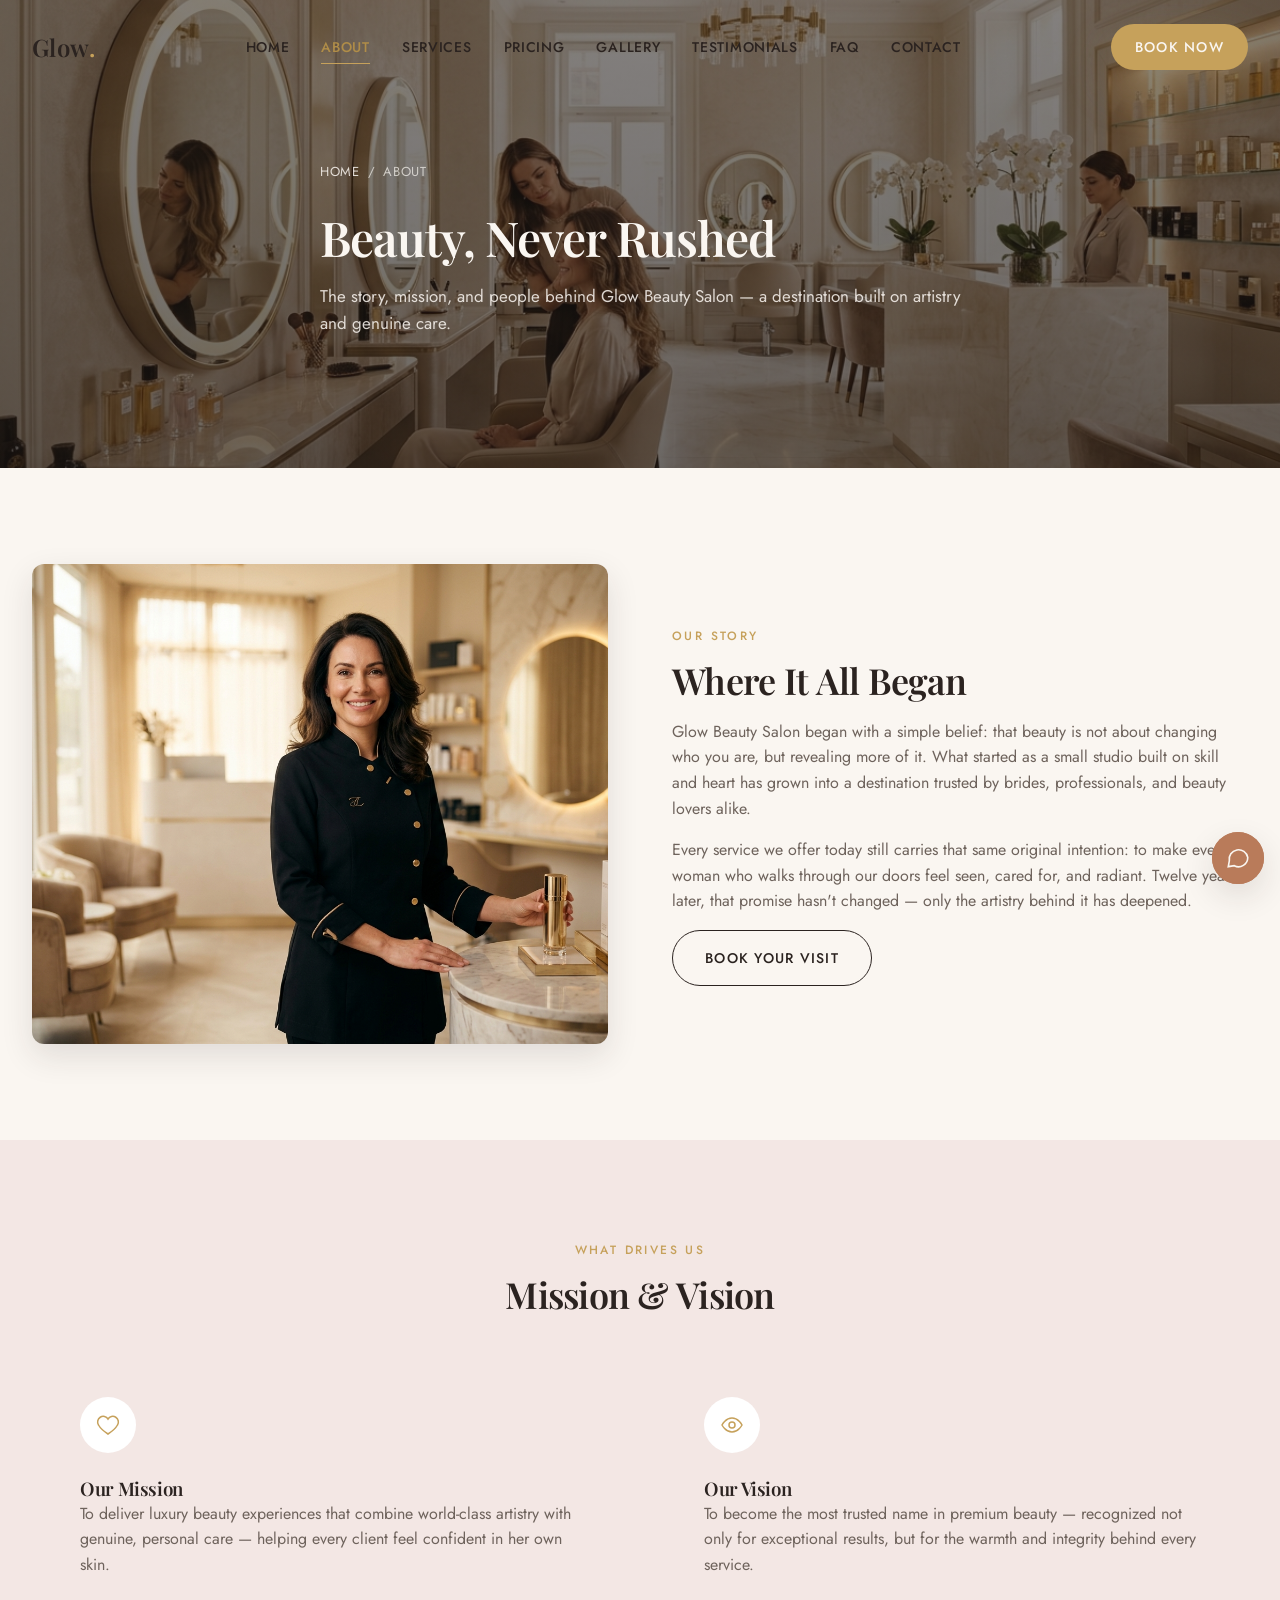
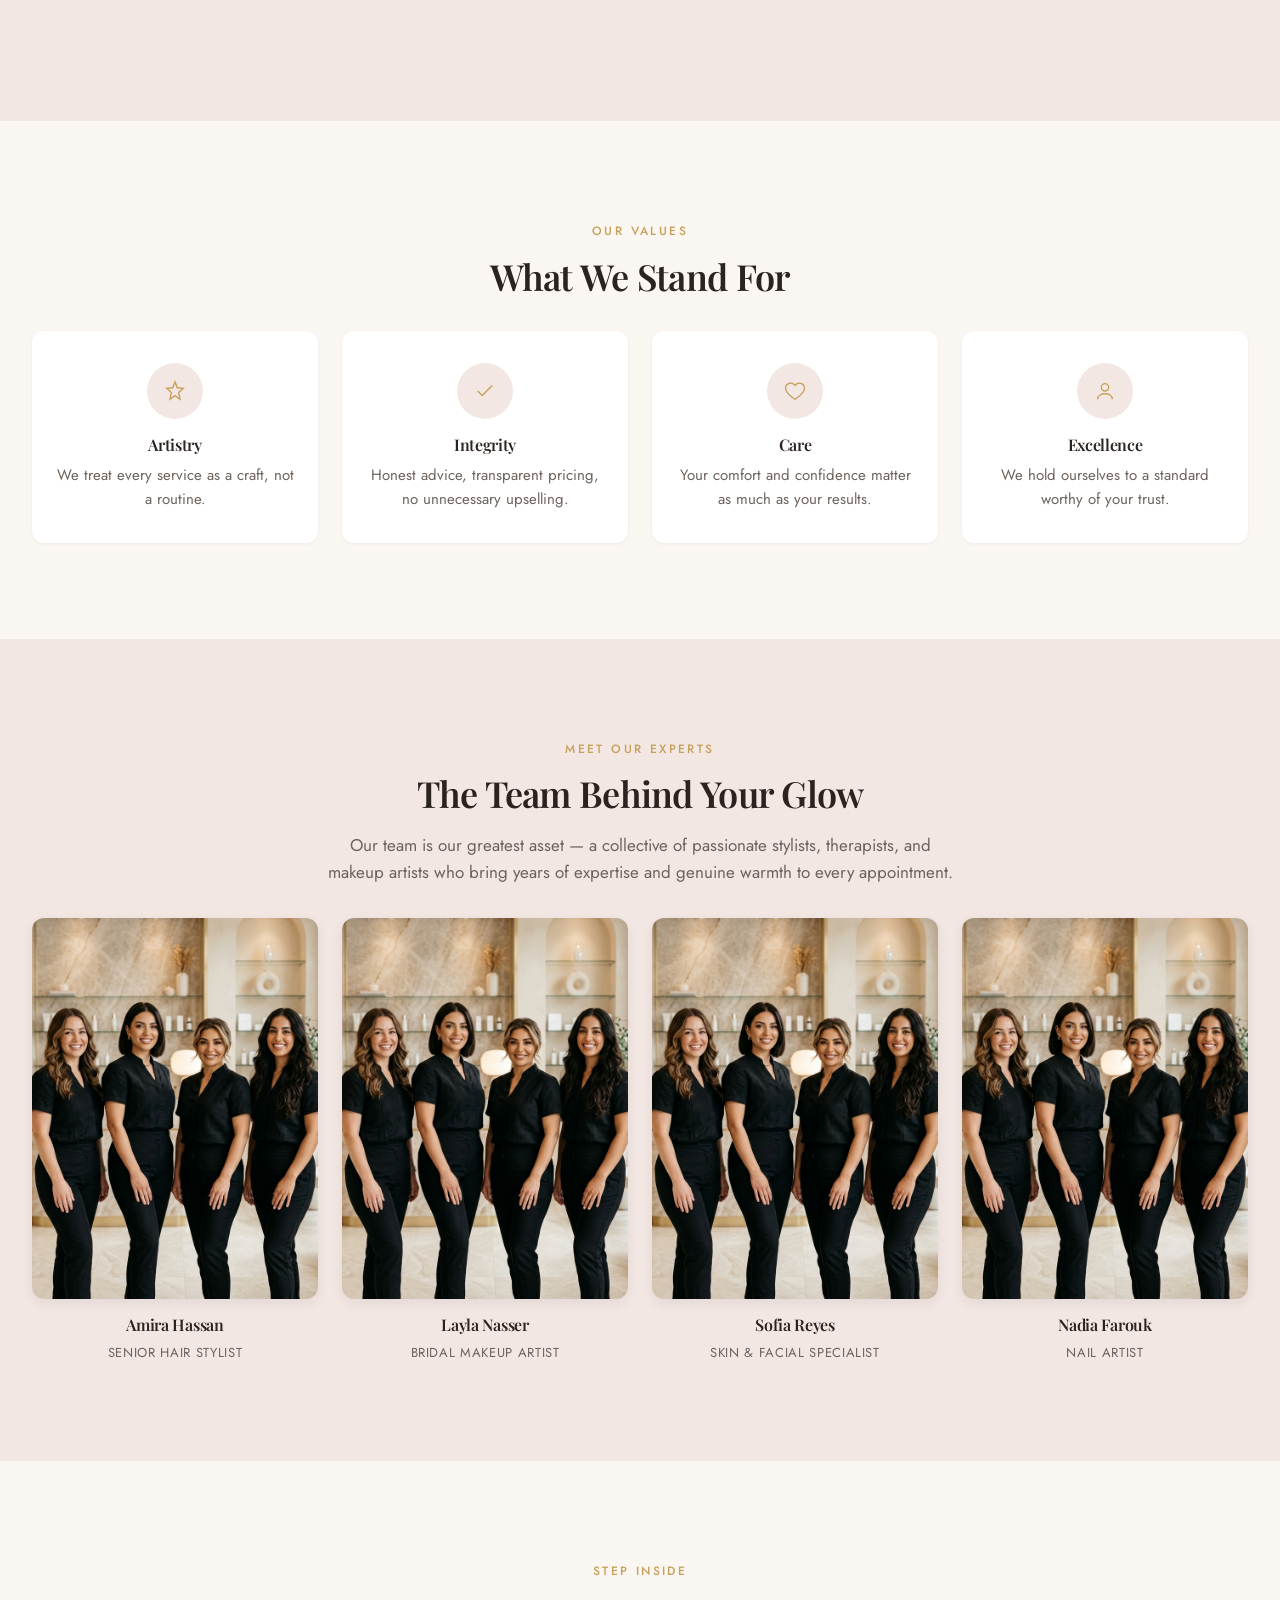
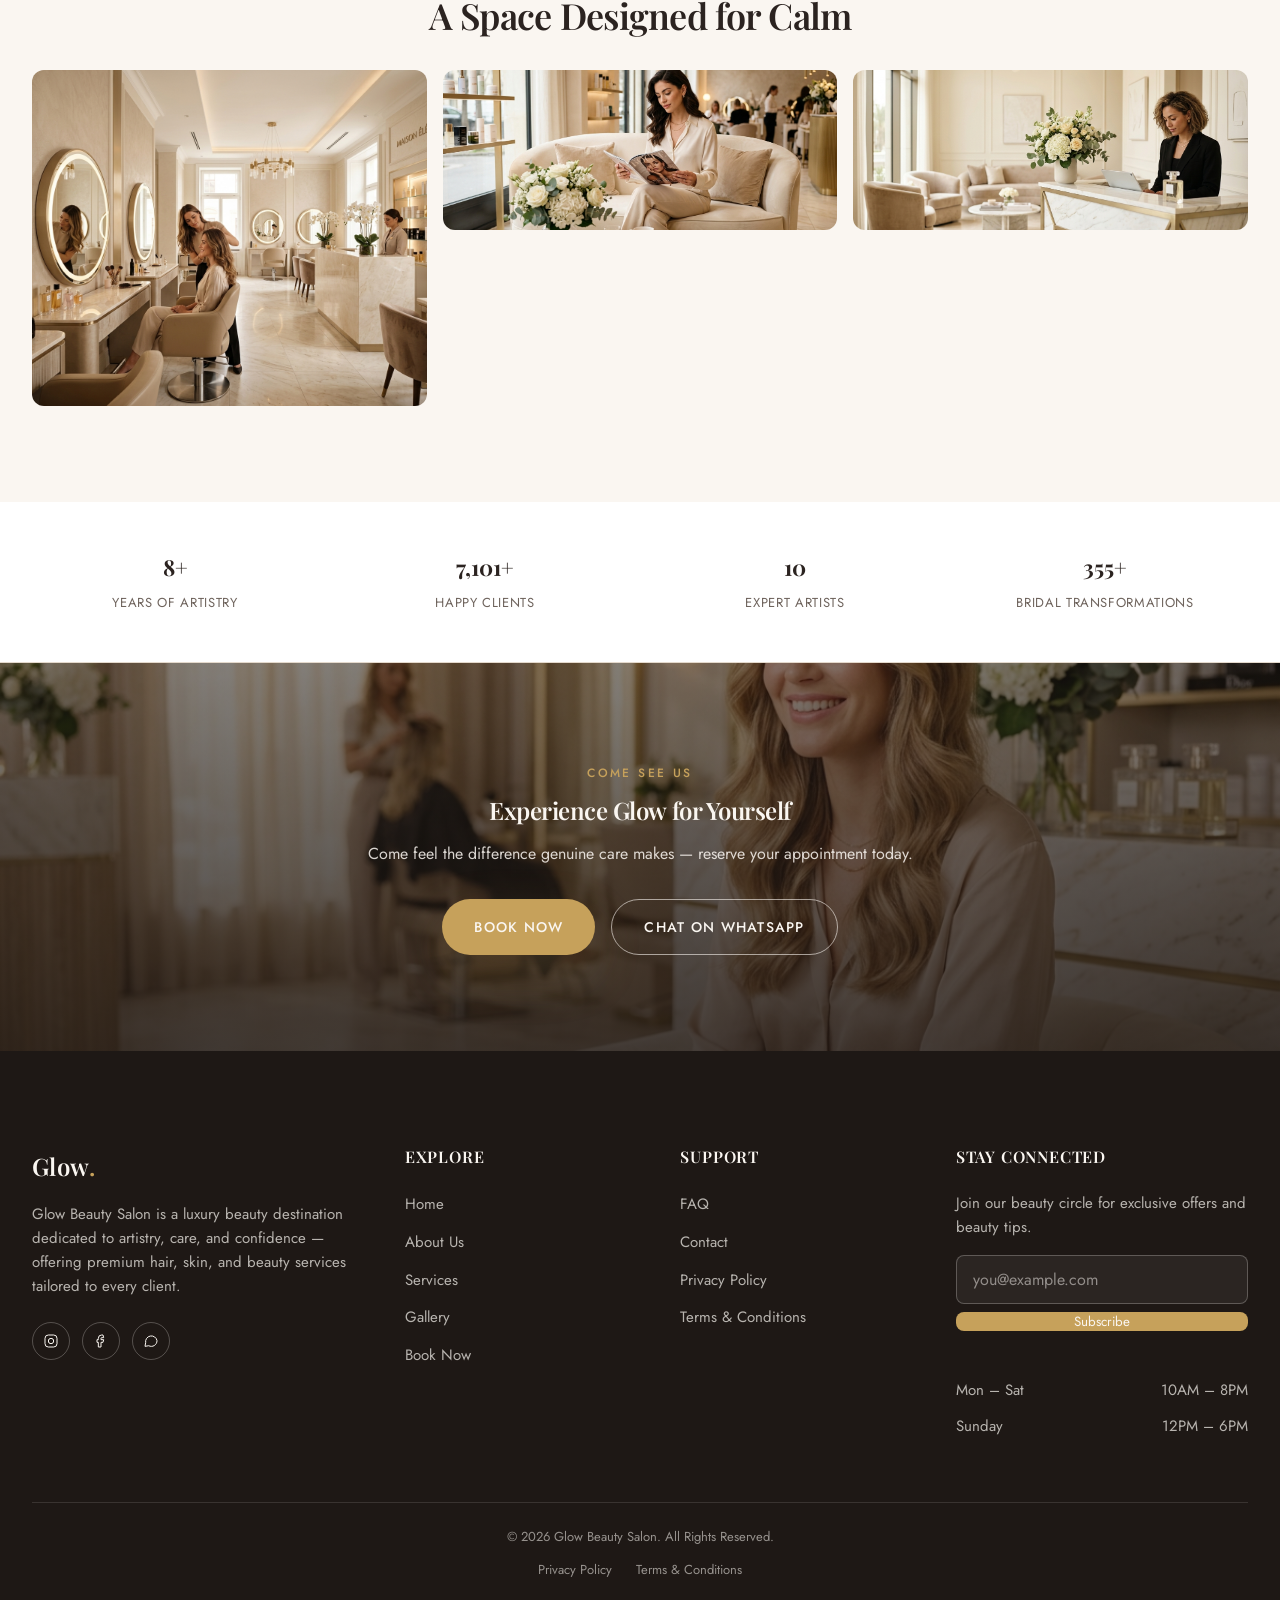
<file: about.html>
<!DOCTYPE html>
<html lang="en">
<head>
  <meta charset="UTF-8">
  <meta name="viewport" content="width=device-width, initial-scale=1.0">
  <title>About Us | Glow Beauty Salon — Luxury Beauty Destination</title>
  <meta name="description" content="Discover the story, mission, and expert team behind Glow Beauty Salon — a luxury beauty destination built on artistry, integrity, and genuine care.">
  <meta name="keywords" content="about glow beauty salon, luxury salon story, beauty salon team, salon mission values">
  <meta name="author" content="Glow Beauty Salon">
  <link rel="canonical" href="https://www.glowbeautysalon.com/about.html">

  <meta property="og:type" content="website">
  <meta property="og:title" content="About Glow Beauty Salon">
  <meta property="og:description" content="Beauty, never rushed. Discover the story and team behind Glow Beauty Salon.">
  <meta property="og:image" content="assets/images/founder-portrait.jpeg">
  <meta property="og:url" content="https://www.glowbeautysalon.com/about.html">
  <meta name="twitter:card" content="summary_large_image">

  <link rel="preconnect" href="https://fonts.googleapis.com">
  <link rel="preconnect" href="https://fonts.gstatic.com" crossorigin>
  <link href="https://fonts.googleapis.com/css2?family=Playfair+Display:wght@500;600;700&family=Jost:wght@400;500;600&display=swap" rel="stylesheet">

  <link rel="stylesheet" href="assets/css/variables.css">
  <link rel="stylesheet" href="assets/css/style.css">
  <link rel="stylesheet" href="assets/css/animations.css">
  <link rel="stylesheet" href="assets/css/responsive.css">
</head>
<body>

  <a class="skip-link" href="#main-content">Skip to main content</a>

  <div class="loading-screen" role="status" aria-live="polite">
    <p class="loading-mark">Glow<span>.</span></p>
    <div class="loading-bar" aria-hidden="true"></div>
    <span class="visually-hidden">Loading Glow Beauty Salon</span>
  </div>

  <div class="scroll-progress" aria-hidden="true"></div>

  <header class="navbar">
    <div class="container">
      <a href="index.html" class="logo">Glow<span>.</span></a>
      <nav class="nav-links" aria-label="Primary navigation">
        <a href="index.html">Home</a>
        <a href="about.html" class="is-active">About</a>
        <a href="services.html">Services</a>
        <a href="pricing.html">Pricing</a>
        <a href="gallery.html">Gallery</a>
        <a href="testimonials.html">Testimonials</a>
        <a href="faq.html">FAQ</a>
        <a href="contact.html">Contact</a>
      </nav>
      <div class="nav-actions">
        <a href="appointment.html" class="btn btn-primary nav-cta">Book Now</a>
        <button class="hamburger" aria-label="Open menu" aria-expanded="false" aria-controls="mobile-menu">
          <span></span><span></span><span></span>
        </button>
      </div>
    </div>
  </header>

  <div class="mobile-menu" id="mobile-menu" aria-hidden="true">
    <button class="mobile-menu-close icon-btn" aria-label="Close menu">
      <svg width="18" height="18" viewBox="0 0 24 24" fill="none" stroke="currentColor" stroke-width="1.5"><line x1="4" y1="4" x2="20" y2="20"/><line x1="20" y1="4" x2="4" y2="20"/></svg>
    </button>
    <nav class="mobile-nav-links" aria-label="Mobile navigation">
      <a href="index.html">Home</a>
      <a href="about.html">About</a>
      <a href="services.html">Services</a>
      <a href="pricing.html">Pricing</a>
      <a href="gallery.html">Gallery</a>
      <a href="appointment.html">Appointment</a>
      <a href="testimonials.html">Testimonials</a>
      <a href="faq.html">FAQ</a>
      <a href="contact.html">Contact</a>
    </nav>
    <div class="mobile-menu-footer">
      <a href="appointment.html" class="btn btn-primary btn-block">Book Now</a>
      <div class="mobile-social">
        <a href="#" class="icon-btn" aria-label="Instagram"><svg width="18" height="18" viewBox="0 0 24 24" fill="none" stroke="currentColor" stroke-width="1.5"><rect x="3" y="3" width="18" height="18" rx="5"/><circle cx="12" cy="12" r="4"/></svg></a>
        <a href="#" class="icon-btn" aria-label="Facebook"><svg width="18" height="18" viewBox="0 0 24 24" fill="none" stroke="currentColor" stroke-width="1.5"><path d="M15 3h-2a5 5 0 0 0-5 5v2H6v4h2v7h4v-7h3l1-4h-4V8a1 1 0 0 1 1-1h3z"/></svg></a>
        <a href="https://wa.me/971581197208" class="icon-btn" aria-label="WhatsApp"><svg width="18" height="18" viewBox="0 0 24 24" fill="none" stroke="currentColor" stroke-width="1.5"><path d="M21 11.5a8.5 8.5 0 0 1-12.4 7.6L3 20l1-5.4A8.5 8.5 0 1 1 21 11.5z"/></svg></a>
      </div>
    </div>
  </div>

  <main id="main-content">

    <!-- HERO -->
    <section class="page-hero">
      <div class="page-hero-bg" aria-hidden="true">
        <img src="assets/images/salon-interior.jpeg" alt="" loading="eager">
      </div>
      <div class="page-hero-overlay" aria-hidden="true"></div>
      <div class="container">
        <div class="page-hero-content" data-reveal>
          <div class="breadcrumb"><a href="index.html">Home</a> / <span>About</span></div>
          <h1>Beauty, Never Rushed</h1>
          <p>The story, mission, and people behind Glow Beauty Salon — a destination built on artistry and genuine care.</p>
        </div>
      </div>
    </section>

    <!-- OUR STORY -->
    <section aria-labelledby="story-title">
      <div class="container">
        <div class="story-split">
          <div class="story-split-media" data-reveal>
            <img src="assets/images/founder-portrait.jpeg" alt="Founder of Glow Beauty Salon in the softly lit salon interior" loading="lazy">
          </div>
          <div class="story-split-content" data-reveal data-reveal-delay="2">
            <span class="eyebrow">Our Story</span>
            <h2 id="story-title" class="section-title">Where It All Began</h2>
            <p>Glow Beauty Salon began with a simple belief: that beauty is not about changing who you are, but revealing more of it. What started as a small studio built on skill and heart has grown into a destination trusted by brides, professionals, and beauty lovers alike.</p>
            <p>Every service we offer today still carries that same original intention: to make every woman who walks through our doors feel seen, cared for, and radiant. Twelve years later, that promise hasn't changed — only the artistry behind it has deepened.</p>
            <a href="appointment.html" class="btn btn-secondary">Book Your Visit</a>
          </div>
        </div>
      </div>
    </section>

    <!-- MISSION & VISION -->
    <section class="section--alt" aria-labelledby="mission-title">
      <div class="container">
        <div class="section-header" data-reveal>
          <span class="eyebrow">What Drives Us</span>
          <h2 id="mission-title" class="section-title">Mission &amp; Vision</h2>
        </div>
        <div class="mission-vision-grid">
          <div class="mission-vision-card" data-reveal data-reveal-delay="1">
            <span class="icon-circle" aria-hidden="true">
              <svg width="24" height="24" viewBox="0 0 24 24" fill="none" stroke="currentColor" stroke-width="1.5"><path d="M12 21s-7-4.5-9.5-9A5.5 5.5 0 0112 6a5.5 5.5 0 019.5 6c-2.5 4.5-9.5 9-9.5 9z"/></svg>
            </span>
            <h3>Our Mission</h3>
            <p>To deliver luxury beauty experiences that combine world-class artistry with genuine, personal care — helping every client feel confident in her own skin.</p>
          </div>
          <div class="mission-vision-card" data-reveal data-reveal-delay="2">
            <span class="icon-circle" aria-hidden="true">
              <svg width="24" height="24" viewBox="0 0 24 24" fill="none" stroke="currentColor" stroke-width="1.5"><circle cx="12" cy="12" r="3"/><path d="M2 12s3.5-7 10-7 10 7 10 7-3.5 7-10 7-10-7-10-7z"/></svg>
            </span>
            <h3>Our Vision</h3>
            <p>To become the most trusted name in premium beauty — recognized not only for exceptional results, but for the warmth and integrity behind every service.</p>
          </div>
        </div>
      </div>
    </section>

    <!-- CORE VALUES -->
    <section aria-labelledby="values-title">
      <div class="container">
        <div class="section-header" data-reveal>
          <span class="eyebrow">Our Values</span>
          <h2 id="values-title" class="section-title">What We Stand For</h2>
        </div>
        <div class="values-grid">
          <div class="value-card" data-reveal data-reveal-delay="1">
            <span class="icon-circle" aria-hidden="true"><svg width="22" height="22" viewBox="0 0 24 24" fill="none" stroke="currentColor" stroke-width="1.5"><path d="M12 2l2.5 6.5L21 9l-5 4.5L17.5 21 12 17l-5.5 4L8 13.5 3 9l6.5-.5z"/></svg></span>
            <h4>Artistry</h4>
            <p>We treat every service as a craft, not a routine.</p>
          </div>
          <div class="value-card" data-reveal data-reveal-delay="2">
            <span class="icon-circle" aria-hidden="true"><svg width="22" height="22" viewBox="0 0 24 24" fill="none" stroke="currentColor" stroke-width="1.5"><path d="M20 6L9 17l-5-5"/></svg></span>
            <h4>Integrity</h4>
            <p>Honest advice, transparent pricing, no unnecessary upselling.</p>
          </div>
          <div class="value-card" data-reveal data-reveal-delay="3">
            <span class="icon-circle" aria-hidden="true"><svg width="22" height="22" viewBox="0 0 24 24" fill="none" stroke="currentColor" stroke-width="1.5"><path d="M12 21s-7-4.5-9.5-9A5.5 5.5 0 0112 6a5.5 5.5 0 019.5 6c-2.5 4.5-9.5 9-9.5 9z"/></svg></span>
            <h4>Care</h4>
            <p>Your comfort and confidence matter as much as your results.</p>
          </div>
          <div class="value-card" data-reveal data-reveal-delay="4">
            <span class="icon-circle" aria-hidden="true"><svg width="22" height="22" viewBox="0 0 24 24" fill="none" stroke="currentColor" stroke-width="1.5"><circle cx="12" cy="8" r="4"/><path d="M4 21c0-4 4-6 8-6s8 2 8 6"/></svg></span>
            <h4>Excellence</h4>
            <p>We hold ourselves to a standard worthy of your trust.</p>
          </div>
        </div>
      </div>
    </section>

    <!-- MEET OUR EXPERTS -->
    <section class="section--alt" id="team" aria-labelledby="team-title">
      <div class="container">
        <div class="section-header" data-reveal>
          <span class="eyebrow">Meet Our Experts</span>
          <h2 id="team-title" class="section-title">The Team Behind Your Glow</h2>
          <p class="section-subtitle">Our team is our greatest asset — a collective of passionate stylists, therapists, and makeup artists who bring years of expertise and genuine warmth to every appointment.</p>
        </div>
        <div class="team-grid">
          <div class="team-card" data-reveal data-reveal-delay="1">
            <div class="team-card-media"><img src="assets/images/beauty-team.jpeg" alt="Amira Hassan, Senior Hair Stylist at Glow Beauty Salon" loading="lazy"></div>
            <h4>Amira Hassan</h4>
            <span>Senior Hair Stylist</span>
          </div>
          <div class="team-card" data-reveal data-reveal-delay="2">
            <div class="team-card-media"><img src="assets/images/beauty-team.jpeg" alt="Layla Nasser, Bridal Makeup Artist at Glow Beauty Salon" loading="lazy"></div>
            <h4>Layla Nasser</h4>
            <span>Bridal Makeup Artist</span>
          </div>
          <div class="team-card" data-reveal data-reveal-delay="3">
            <div class="team-card-media"><img src="assets/images/beauty-team.jpeg" alt="Sofia Reyes, Skin and Facial Specialist at Glow Beauty Salon" loading="lazy"></div>
            <h4>Sofia Reyes</h4>
            <span>Skin &amp; Facial Specialist</span>
          </div>
          <div class="team-card" data-reveal data-reveal-delay="4">
            <div class="team-card-media"><img src="assets/images/beauty-team.jpeg" alt="Nadia Farouk, Nail Artist at Glow Beauty Salon" loading="lazy"></div>
            <h4>Nadia Farouk</h4>
            <span>Nail Artist</span>
          </div>
        </div>
      </div>
    </section>

    <!-- LUXURY SALON INTERIOR -->
    <section aria-labelledby="interior-title">
      <div class="container">
        <div class="section-header" data-reveal>
          <span class="eyebrow">Step Inside</span>
          <h2 id="interior-title" class="section-title">A Space Designed for Calm</h2>
        </div>
        <div class="gallery-grid">
          <div class="gallery-item span-tall" data-reveal data-reveal-delay="1">
            <img src="assets/images/salon-interior.jpeg" alt="Glow Beauty Salon main interior with warm ambient lighting" loading="lazy">
            <div class="gallery-item-overlay"><span>Reception</span></div>
          </div>
          <div class="gallery-item" data-reveal data-reveal-delay="2">
            <img src="assets/images/waiting-lounge.jpeg" alt="Glow Beauty Salon waiting lounge" loading="lazy">
            <div class="gallery-item-overlay"><span>Lounge</span></div>
          </div>
          <div class="gallery-item" data-reveal data-reveal-delay="3">
            <img src="assets/images/reception-area.jpeg" alt="Glow Beauty Salon reception desk" loading="lazy">
            <div class="gallery-item-overlay"><span>Front Desk</span></div>
          </div>
        </div>
      </div>
    </section>

    <!-- WHY CLIENTS TRUST US / STATS -->
    <section class="trust-badges section--alt" aria-label="Beauty statistics">
      <div class="container">
        <div class="trust-badge" data-reveal data-reveal-delay="1">
          <strong data-count-to="12" data-count-suffix="+">0+</strong>
          <span>Years of Artistry</span>
        </div>
        <div class="trust-badge" data-reveal data-reveal-delay="2">
          <strong data-count-to="10000" data-count-suffix="+">0+</strong>
          <span>Happy Clients</span>
        </div>
        <div class="trust-badge" data-reveal data-reveal-delay="3">
          <strong data-count-to="15" data-count-suffix="">0</strong>
          <span>Expert Artists</span>
        </div>
        <div class="trust-badge" data-reveal data-reveal-delay="4">
          <strong data-count-to="500" data-count-suffix="+">0+</strong>
          <span>Bridal Transformations</span>
        </div>
      </div>
    </section>

    <!-- CTA -->
    <section class="final-cta" aria-labelledby="about-cta-title">
      <div class="final-cta-bg" aria-hidden="true"><img src="assets/images/booking-cta-banner.jpeg" alt="" loading="lazy"></div>
      <div class="final-cta-overlay" aria-hidden="true"></div>
      <div class="container">
        <div class="final-cta-content" data-reveal>
          <span class="eyebrow">Come See Us</span>
          <h2 id="about-cta-title">Experience Glow for Yourself</h2>
          <p>Come feel the difference genuine care makes — reserve your appointment today.</p>
          <div class="final-cta-actions">
            <a href="appointment.html" class="btn btn-primary">Book Now</a>
            <a href="https://wa.me/971567654647" class="btn btn-outline-light">Chat on WhatsApp</a>
          </div>
        </div>
      </div>
    </section>

  </main>

  <!-- FOOTER -->
  <footer class="footer" id="contact">
    <div class="container">
      <div class="footer-grid">
        <div class="footer-brand">
          <a href="index.html" class="logo">Glow<span>.</span></a>
          <p>Glow Beauty Salon is a luxury beauty destination dedicated to artistry, care, and confidence — offering premium hair, skin, and beauty services tailored to every client.</p>
          <div class="footer-social">
            <a href="#" class="icon-btn" aria-label="Instagram" style="background:transparent;box-shadow:none;color:inherit;"><svg width="16" height="16" viewBox="0 0 24 24" fill="none" stroke="currentColor" stroke-width="1.5"><rect x="3" y="3" width="18" height="18" rx="5"/><circle cx="12" cy="12" r="4"/></svg></a>
            <a href="#" class="icon-btn" aria-label="Facebook" style="background:transparent;box-shadow:none;color:inherit;"><svg width="16" height="16" viewBox="0 0 24 24" fill="none" stroke="currentColor" stroke-width="1.5"><path d="M15 3h-2a5 5 0 0 0-5 5v2H6v4h2v7h4v-7h3l1-4h-4V8a1 1 0 0 1 1-1h3z"/></svg></a>
            <a href="https://wa.me/971567654647" class="icon-btn" aria-label="WhatsApp" style="background:transparent;box-shadow:none;color:inherit;"><svg width="16" height="16" viewBox="0 0 24 24" fill="none" stroke="currentColor" stroke-width="1.5"><path d="M21 11.5a8.5 8.5 0 0 1-12.4 7.6L3 20l1-5.4A8.5 8.5 0 1 1 21 11.5z"/></svg></a>
          </div>
        </div>
        <div class="footer-col">
          <h4>Explore</h4>
          <ul>
            <li><a href="index.html">Home</a></li>
            <li><a href="about.html">About Us</a></li>
            <li><a href="services.html">Services</a></li>
            <li><a href="gallery.html">Gallery</a></li>
            <li><a href="appointment.html">Book Now</a></li>
          </ul>
        </div>
        <div class="footer-col">
          <h4>Support</h4>
          <ul>
            <li><a href="faq.html">FAQ</a></li>
            <li><a href="contact.html">Contact</a></li>
            <li><a href="privacy-policy.html">Privacy Policy</a></li>
            <li><a href="terms-conditions.html">Terms &amp; Conditions</a></li>
          </ul>
        </div>
        <div class="footer-col footer-newsletter">
          <h4>Stay Connected</h4>
          <p>Join our beauty circle for exclusive offers and beauty tips.</p>
          <form class="newsletter-form" novalidate>
            <label for="newsletter-email" class="visually-hidden">Email address</label>
            <input type="email" id="newsletter-email" placeholder="you@example.com" required autocomplete="email">
            <button type="submit">Subscribe</button>
          </form>
          <p class="newsletter-note" role="status"></p>
          <ul class="footer-hours" style="margin-top: var(--space-6);">
            <li><span>Mon – Sat</span><span>10AM – 8PM</span></li>
            <li><span>Sunday</span><span>12PM – 6PM</span></li>
          </ul>
        </div>
      </div>
      <div class="footer-bottom">
        <span>© 2026 Glow Beauty Salon. All Rights Reserved.</span>
        <div class="footer-legal">
          <a href="privacy-policy.html">Privacy Policy</a>
          <a href="terms-conditions.html">Terms &amp; Conditions</a>
        </div>
      </div>
    </div>
  </footer>

  <a href="https://wa.me/" class="whatsapp-float" aria-label="Chat with Glow Beauty Salon on WhatsApp" target="_blank" rel="noopener">
    <svg width="26" height="26" viewBox="0 0 24 24" fill="none" stroke="currentColor" stroke-width="1.5"><path d="M21 11.5a8.5 8.5 0 0 1-12.4 7.6L3 20l1-5.4A8.5 8.5 0 1 1 21 11.5z"/></svg>
  </a>

  <button class="icon-btn back-to-top" aria-label="Back to top">
    <svg width="18" height="18" viewBox="0 0 24 24" fill="none" stroke="currentColor" stroke-width="1.5"><path d="M12 19V5"/><path d="M5 12l7-7 7 7"/></svg>
  </button>

  <script src="assets/js/main.js"></script>
  <script src="assets/js/animations.js"></script>
</body>
</html>
</file>
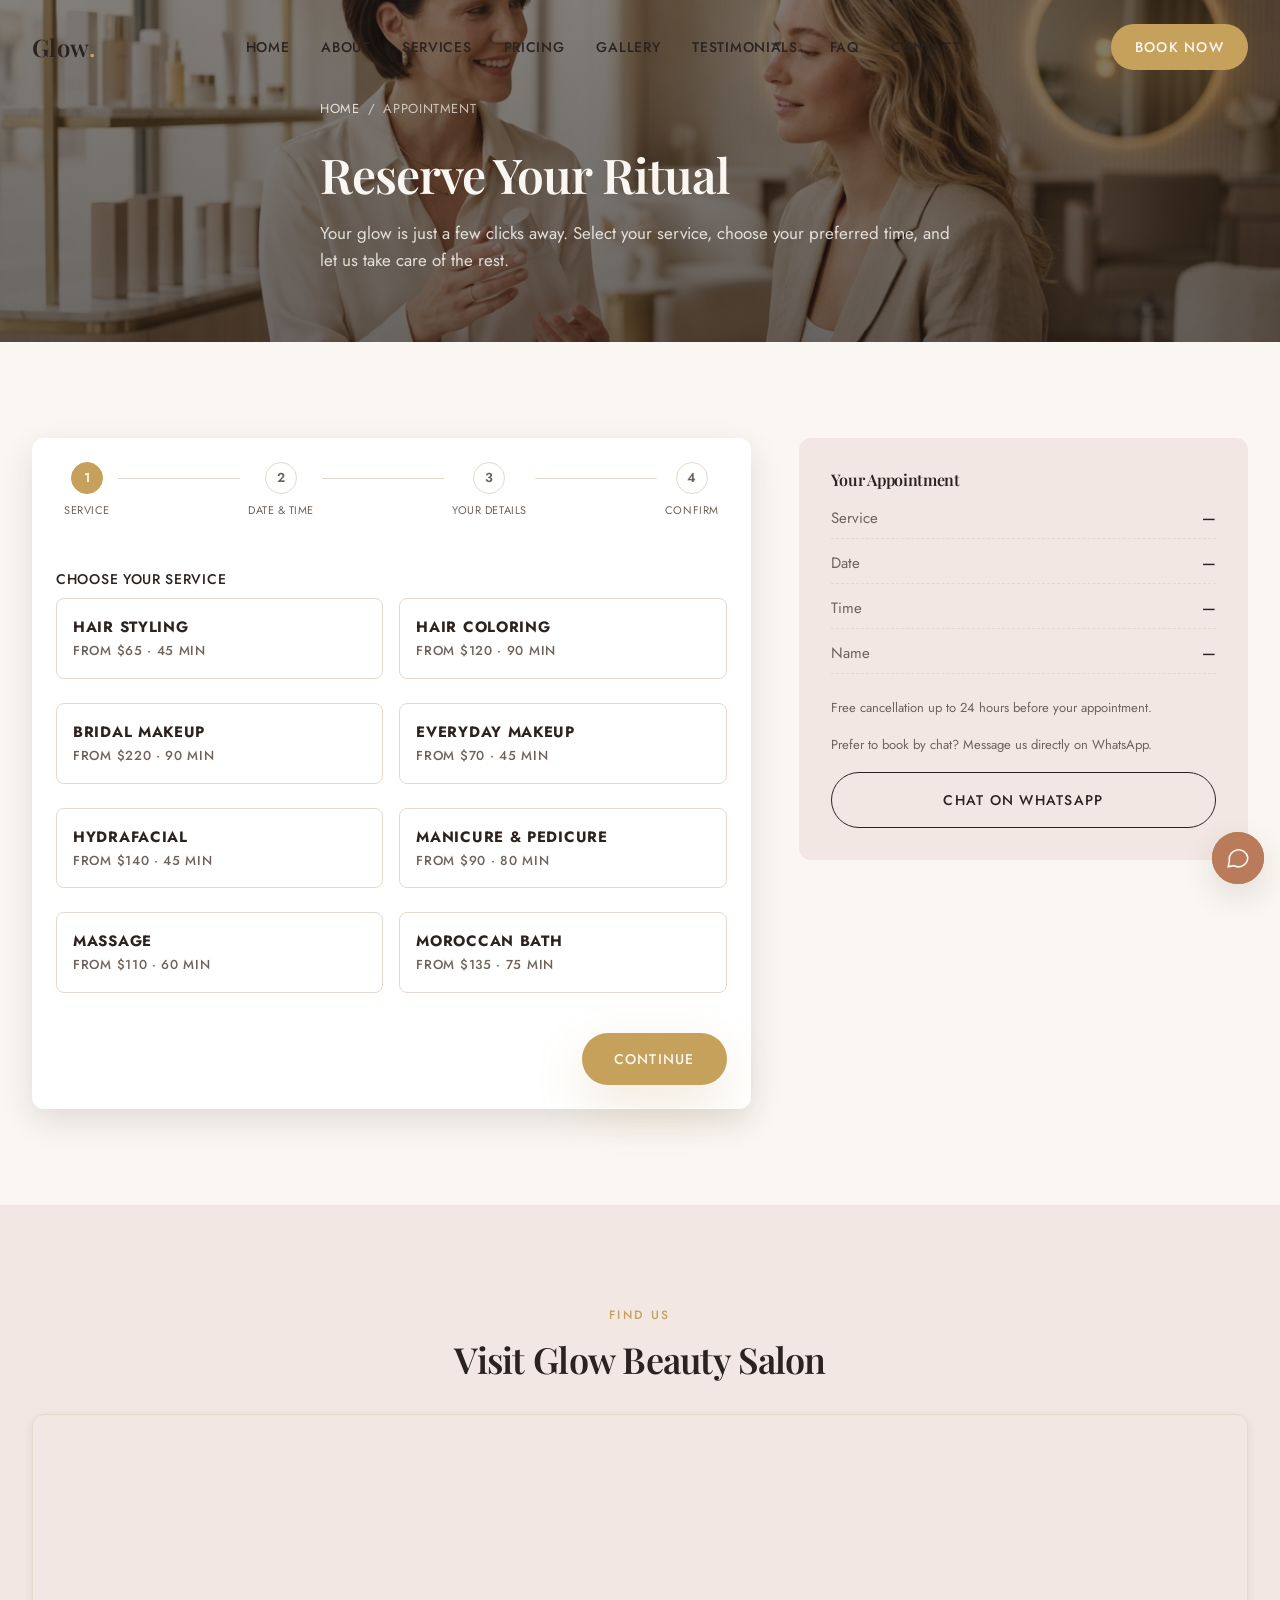
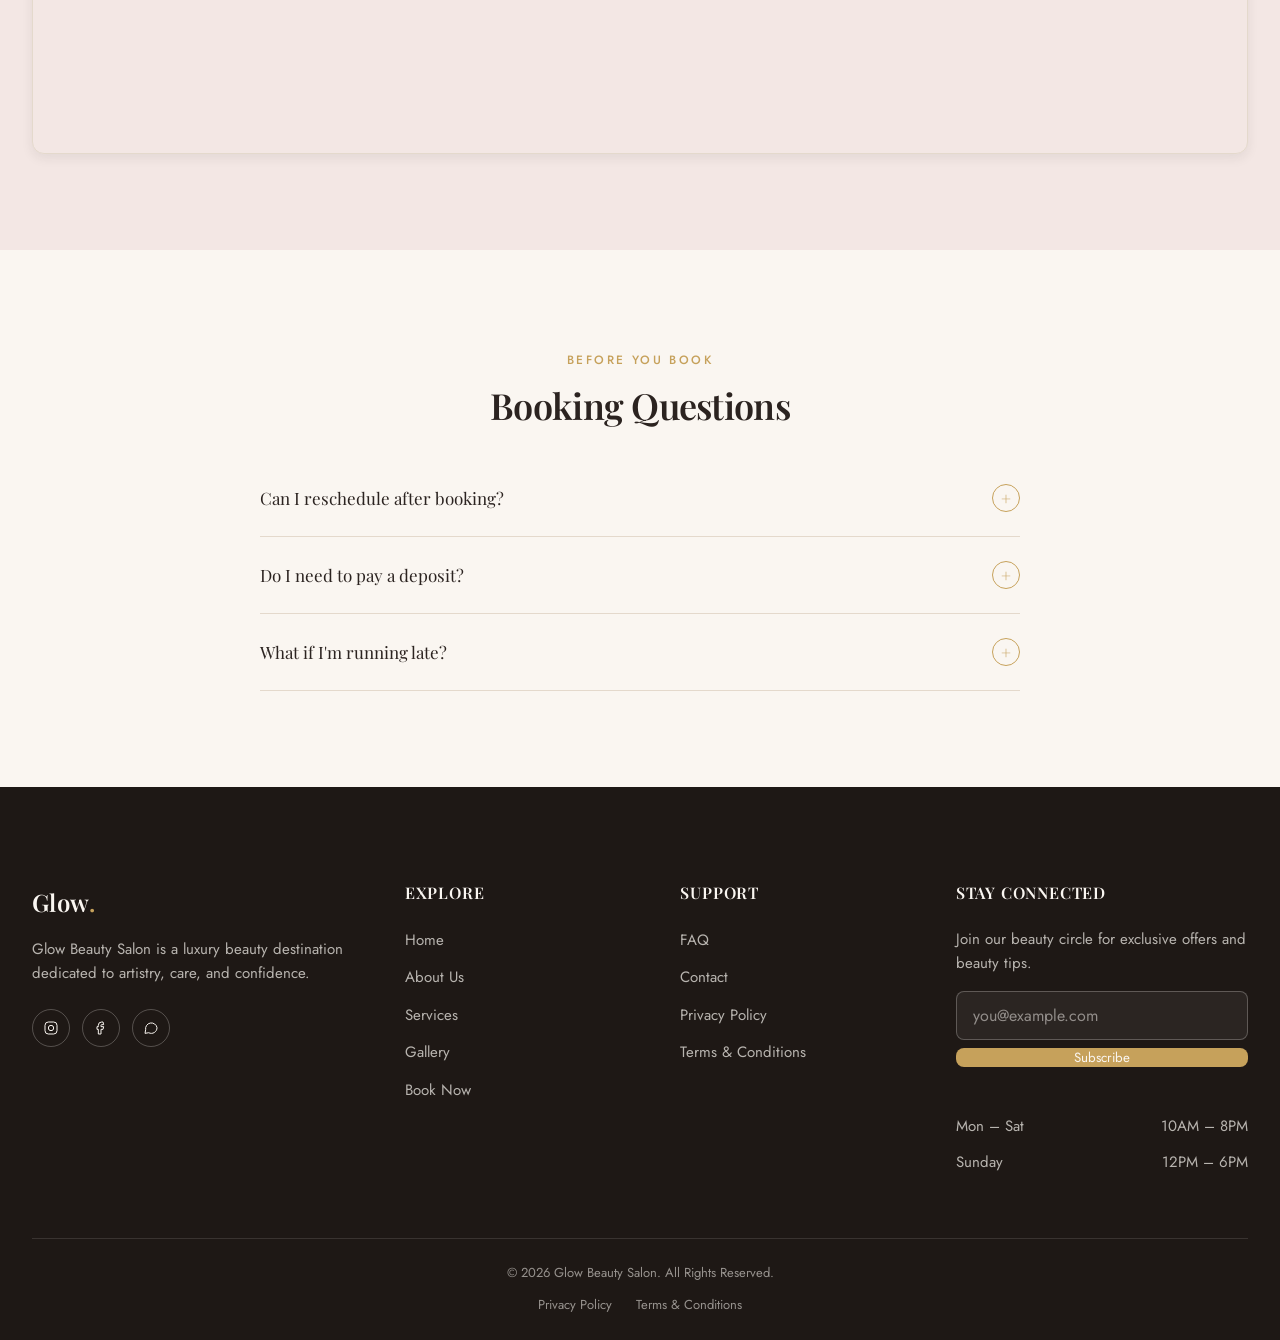
<file: appointment.html>
<!DOCTYPE html>
<html lang="en">
<head>
  <meta charset="UTF-8">
  <meta name="viewport" content="width=device-width, initial-scale=1.0">
  <title>Book an Appointment | Glow Beauty Salon</title>
  <meta name="description" content="Book your appointment at Glow Beauty Salon in minutes. Choose your service, pick a date and time, and reserve your luxury beauty ritual today.">
  <meta name="keywords" content="book beauty salon appointment, salon booking online, bridal appointment booking">
  <meta name="author" content="Glow Beauty Salon">
  <link rel="canonical" href="https://www.glowbeautysalon.com/appointment.html">

  <meta property="og:type" content="website">
  <meta property="og:title" content="Book an Appointment | Glow Beauty Salon">
  <meta property="og:description" content="Your glow is just a few clicks away. Select your service, choose your time, and let us take care of the rest.">
  <meta property="og:image" content="assets/images/beauty-consultation.jpeg">
  <meta property="og:url" content="https://www.glowbeautysalon.com/appointment.html">
  <meta name="twitter:card" content="summary_large_image">

  <link rel="preconnect" href="https://fonts.googleapis.com">
  <link rel="preconnect" href="https://fonts.gstatic.com" crossorigin>
  <link href="https://fonts.googleapis.com/css2?family=Playfair+Display:wght@500;600;700&family=Jost:wght@400;500;600&display=swap" rel="stylesheet">

  <link rel="stylesheet" href="assets/css/variables.css">
  <link rel="stylesheet" href="assets/css/style.css">
  <link rel="stylesheet" href="assets/css/animations.css">
  <link rel="stylesheet" href="assets/css/responsive.css">
</head>
<body>

  <a class="skip-link" href="#main-content">Skip to main content</a>

  <div class="loading-screen" role="status" aria-live="polite">
    <p class="loading-mark">Glow<span>.</span></p>
    <div class="loading-bar" aria-hidden="true"></div>
    <span class="visually-hidden">Loading Glow Beauty Salon</span>
  </div>

  <div class="scroll-progress" aria-hidden="true"></div>

  <header class="navbar">
    <div class="container">
      <a href="index.html" class="logo">Glow<span>.</span></a>
      <nav class="nav-links" aria-label="Primary navigation">
        <a href="index.html">Home</a>
        <a href="about.html">About</a>
        <a href="services.html">Services</a>
        <a href="pricing.html">Pricing</a>
        <a href="gallery.html">Gallery</a>
        <a href="testimonials.html">Testimonials</a>
        <a href="faq.html">FAQ</a>
        <a href="contact.html">Contact</a>
      </nav>
      <div class="nav-actions">
        <a href="appointment.html" class="btn btn-primary nav-cta is-active">Book Now</a>
        <button class="hamburger" aria-label="Open menu" aria-expanded="false" aria-controls="mobile-menu">
          <span></span><span></span><span></span>
        </button>
      </div>
    </div>
  </header>

  <div class="mobile-menu" id="mobile-menu" aria-hidden="true">
    <button class="mobile-menu-close icon-btn" aria-label="Close menu">
      <svg width="18" height="18" viewBox="0 0 24 24" fill="none" stroke="currentColor" stroke-width="1.5"><line x1="4" y1="4" x2="20" y2="20"/><line x1="20" y1="4" x2="4" y2="20"/></svg>
    </button>
    <nav class="mobile-nav-links" aria-label="Mobile navigation">
      <a href="index.html">Home</a>
      <a href="about.html">About</a>
      <a href="services.html">Services</a>
      <a href="pricing.html">Pricing</a>
      <a href="gallery.html">Gallery</a>
      <a href="appointment.html">Appointment</a>
      <a href="testimonials.html">Testimonials</a>
      <a href="faq.html">FAQ</a>
      <a href="contact.html">Contact</a>
    </nav>
    <div class="mobile-menu-footer">
      <a href="appointment.html" class="btn btn-primary btn-block">Book Now</a>
      <div class="mobile-social">
        <a href="#" class="icon-btn" aria-label="Instagram"><svg width="18" height="18" viewBox="0 0 24 24" fill="none" stroke="currentColor" stroke-width="1.5"><rect x="3" y="3" width="18" height="18" rx="5"/><circle cx="12" cy="12" r="4"/></svg></a>
        <a href="#" class="icon-btn" aria-label="Facebook"><svg width="18" height="18" viewBox="0 0 24 24" fill="none" stroke="currentColor" stroke-width="1.5"><path d="M15 3h-2a5 5 0 0 0-5 5v2H6v4h2v7h4v-7h3l1-4h-4V8a1 1 0 0 1 1-1h3z"/></svg></a>
        <a href="https://wa.me/971581197208" class="icon-btn" aria-label="WhatsApp"><svg width="18" height="18" viewBox="0 0 24 24" fill="none" stroke="currentColor" stroke-width="1.5"><path d="M21 11.5a8.5 8.5 0 0 1-12.4 7.6L3 20l1-5.4A8.5 8.5 0 1 1 21 11.5z"/></svg></a>
      </div>
    </div>
  </div>

  <main id="main-content">

    <section class="page-hero" style="min-height: 38vh;">
      <div class="page-hero-bg" aria-hidden="true"><img src="assets/images/beauty-consultation.jpeg" alt="" loading="eager"></div>
      <div class="page-hero-overlay" aria-hidden="true"></div>
      <div class="container">
        <div class="page-hero-content" data-reveal>
          <div class="breadcrumb"><a href="index.html">Home</a> / <span>Appointment</span></div>
          <h1>Reserve Your Ritual</h1>
          <p>Your glow is just a few clicks away. Select your service, choose your preferred time, and let us take care of the rest.</p>
        </div>
      </div>
    </section>

    <!-- BOOKING FORM -->
    <section aria-labelledby="booking-title">
      <div class="container">
        <div class="booking-layout">

          <div class="booking-card">
            <h2 id="booking-title" class="visually-hidden">Appointment Booking Form</h2>

            <div class="progress-steps">
              <div class="progress-step is-active">
                <span class="step-circle">1</span>
                <span class="step-label">Service</span>
              </div>
              <div class="progress-step">
                <span class="step-circle">2</span>
                <span class="step-label">Date &amp; Time</span>
              </div>
              <div class="progress-step">
                <span class="step-circle">3</span>
                <span class="step-label">Your Details</span>
              </div>
              <div class="progress-step">
                <span class="step-circle">4</span>
                <span class="step-label">Confirm</span>
              </div>
            </div>

            <form id="booking-form" novalidate>

              <!-- STEP 1: SERVICE SELECTION -->
              <div class="form-step is-active">
                <div class="form-group">
                  <label>Choose Your Service</label>
                  <div class="service-option-grid">
                    <label class="service-option">
                      <input type="radio" name="service" value="hair-styling">
                      <strong>Hair Styling</strong>
                      <span>From $65 · 45 min</span>
                    </label>
                    <label class="service-option">
                      <input type="radio" name="service" value="hair-coloring">
                      <strong>Hair Coloring</strong>
                      <span>From $120 · 90 min</span>
                    </label>
                    <label class="service-option">
                      <input type="radio" name="service" value="bridal-makeup">
                      <strong>Bridal Makeup</strong>
                      <span>From $220 · 90 min</span>
                    </label>
                    <label class="service-option">
                      <input type="radio" name="service" value="everyday-makeup">
                      <strong>Everyday Makeup</strong>
                      <span>From $70 · 45 min</span>
                    </label>
                    <label class="service-option">
                      <input type="radio" name="service" value="hydrafacial">
                      <strong>Hydrafacial</strong>
                      <span>From $140 · 45 min</span>
                    </label>
                    <label class="service-option">
                      <input type="radio" name="service" value="manicure-pedicure">
                      <strong>Manicure &amp; Pedicure</strong>
                      <span>From $90 · 80 min</span>
                    </label>
                    <label class="service-option">
                      <input type="radio" name="service" value="massage">
                      <strong>Massage</strong>
                      <span>From $110 · 60 min</span>
                    </label>
                    <label class="service-option">
                      <input type="radio" name="service" value="moroccan-bath">
                      <strong>Moroccan Bath</strong>
                      <span>From $135 · 75 min</span>
                    </label>
                  </div>
                  <p class="form-error">Please select a service to continue.</p>
                </div>
                <div class="form-nav">
                  <span></span>
                  <button type="button" class="btn btn-primary" data-form-next>Continue</button>
                </div>
              </div>

              <!-- STEP 2: DATE & TIME -->
              <div class="form-step">
                <div class="form-group">
                  <label for="booking-date">Preferred Date</label>
                  <input type="date" id="booking-date" class="form-control" required>
                  <p class="form-error">Please choose a preferred date.</p>
                </div>
                <div class="form-group">
                  <label>Preferred Time</label>
                  <div class="time-slot-grid">
                    <div class="time-slot">10:00 AM</div>
                    <div class="time-slot">11:30 AM</div>
                    <div class="time-slot">1:00 PM</div>
                    <div class="time-slot">2:30 PM</div>
                    <div class="time-slot">4:00 PM</div>
                    <div class="time-slot">5:30 PM</div>
                    <div class="time-slot">7:00 PM</div>
                    <div class="time-slot">8:00 PM</div>
                  </div>
                  <p class="form-error time-error">Please choose a preferred time.</p>
                </div>
                <div class="form-nav">
                  <button type="button" class="btn btn-secondary" data-form-prev>Back</button>
                  <button type="button" class="btn btn-primary" data-form-next>Continue</button>
                </div>
              </div>

              <!-- STEP 3: CLIENT DETAILS -->
              <div class="form-step">
                <div class="form-row">
                  <div class="form-group">
                    <label for="client-name">Full Name</label>
                    <input type="text" id="client-name" class="form-control" placeholder="Enter your full name" required>
                    <p class="form-error">Please enter your name.</p>
                  </div>
                  <div class="form-group">
                    <label for="client-phone">Phone Number</label>
                    <input type="tel" id="client-phone" class="form-control" placeholder="e.g. +971 5X XXX XXXX" required>
                    <p class="form-error">Please enter a valid phone number.</p>
                  </div>
                </div>
                <div class="form-group">
                  <label for="client-email">Email Address</label>
                  <input type="email" id="client-email" class="form-control" placeholder="you@example.com" required>
                  <p class="form-error">Please enter a valid email address.</p>
                </div>
                <div class="form-group">
                  <label for="client-notes">Special Requests (Optional)</label>
                  <textarea id="client-notes" class="form-control" placeholder="Tell us a little about what you're looking for..."></textarea>
                </div>
                <div class="form-nav">
                  <button type="button" class="btn btn-secondary" data-form-prev>Back</button>
                  <button type="button" class="btn btn-primary" data-form-next>Review Booking</button>
                </div>
              </div>

              <!-- STEP 4: REVIEW & CONFIRM -->
              <div class="form-step">
                <div class="form-group">
                  <label>Review Your Appointment</label>
                  <p style="color: var(--color-text-muted); font-size: 0.9375rem;">Please confirm the details in the summary panel are correct before booking. A confirmation will be sent to your email and phone.</p>
                </div>
                <div class="form-group">
                  <label style="display:flex; align-items:flex-start; gap: var(--space-2); font-weight: 400;">
                    <input type="checkbox" required style="margin-top: 4px;">
                    I understand Glow Beauty Salon's 24-hour cancellation policy.
                  </label>
                </div>
                <div class="form-nav">
                  <button type="button" class="btn btn-secondary" data-form-prev>Back</button>
                  <button type="submit" class="btn btn-primary">Confirm Booking</button>
                </div>
              </div>

            </form>

            <!-- SUCCESS MESSAGE -->
            <div class="booking-success">
              <span class="icon-circle" aria-hidden="true">
                <svg width="32" height="32" viewBox="0 0 24 24" fill="none" stroke="currentColor" stroke-width="1.5"><path d="M20 6L9 17l-5-5"/></svg>
              </span>
              <h3>You're All Booked!</h3>
              <p>A confirmation has been sent to your email and phone. We can't wait to welcome you — <span class="booking-success-details"></span>.</p>
              <div class="final-cta-actions" style="justify-content: center;">
                <a href="index.html" class="btn btn-secondary">Return Home</a>
                <a href="https://wa.me/971581197208" class="btn btn-primary">Message Us on WhatsApp</a>
              </div>
            </div>
          </div>

          <!-- SUMMARY SIDEBAR -->
          <aside class="booking-summary">
            <h4>Your Appointment</h4>
            <dl>
              <div class="summary-row"><dt>Service</dt><dd data-summary="service">—</dd></div>
              <div class="summary-row"><dt>Date</dt><dd data-summary="date">—</dd></div>
              <div class="summary-row"><dt>Time</dt><dd data-summary="time">—</dd></div>
              <div class="summary-row"><dt>Name</dt><dd data-summary="name">—</dd></div>
            </dl>
            <p style="font-size: 0.8125rem; color: var(--color-text-muted); margin-bottom: var(--space-4);">Free cancellation up to 24 hours before your appointment.</p>
            <p style="font-size: 0.8125rem; color: var(--color-text-muted);">Prefer to book by chat? Message us directly on WhatsApp.</p>
            <a href="https://wa.me/971581197208" class="btn btn-secondary btn-block" style="margin-top: var(--space-4);">Chat on WhatsApp</a>
          </aside>

        </div>
      </div>
    </section>

    <!-- MAP -->
    <section class="section--alt" aria-labelledby="map-title">
      <div class="container">
        <div class="section-header" data-reveal>
          <span class="eyebrow">Find Us</span>
          <h2 id="map-title" class="section-title">Visit Glow Beauty Salon</h2>
        </div>
        <div class="map-embed" data-reveal>
          <iframe title="Glow Beauty Salon location map" src="https://maps.google.com/maps?q=beauty%20salon&t=&z=13&ie=UTF8&iwloc=&output=embed" loading="lazy"></iframe>
        </div>
      </div>
    </section>

    <!-- FAQ -->
    <section aria-labelledby="booking-faq-title">
      <div class="container container--narrow">
        <div class="section-header" data-reveal>
          <span class="eyebrow">Before You Book</span>
          <h2 id="booking-faq-title" class="section-title">Booking Questions</h2>
        </div>
        <div class="faq-list" data-reveal>
          <div class="faq-item">
            <button class="faq-question" aria-expanded="false">Can I reschedule after booking?<span class="faq-icon" aria-hidden="true">+</span></button>
            <div class="faq-answer"><p>Yes, you can reschedule through our booking system or by contacting us directly via WhatsApp or phone, with at least 24 hours' notice.</p></div>
          </div>
          <div class="faq-item">
            <button class="faq-question" aria-expanded="false">Do I need to pay a deposit?<span class="faq-icon" aria-hidden="true">+</span></button>
            <div class="faq-answer"><p>Most services do not require a deposit. Bridal packages and group bookings may require a small deposit to secure your date.</p></div>
          </div>
          <div class="faq-item">
            <button class="faq-question" aria-expanded="false">What if I'm running late?<span class="faq-icon" aria-hidden="true">+</span></button>
            <div class="faq-answer"><p>Please call or WhatsApp us as soon as possible — we'll do our best to accommodate you, though your service time may be adjusted.</p></div>
          </div>
        </div>
      </div>
    </section>

  </main>

  <footer class="footer" id="contact">
    <div class="container">
      <div class="footer-grid">
        <div class="footer-brand">
          <a href="index.html" class="logo">Glow<span>.</span></a>
          <p>Glow Beauty Salon is a luxury beauty destination dedicated to artistry, care, and confidence.</p>
          <div class="footer-social">
            <a href="#" class="icon-btn" aria-label="Instagram" style="background:transparent;box-shadow:none;color:inherit;"><svg width="16" height="16" viewBox="0 0 24 24" fill="none" stroke="currentColor" stroke-width="1.5"><rect x="3" y="3" width="18" height="18" rx="5"/><circle cx="12" cy="12" r="4"/></svg></a>
            <a href="#" class="icon-btn" aria-label="Facebook" style="background:transparent;box-shadow:none;color:inherit;"><svg width="16" height="16" viewBox="0 0 24 24" fill="none" stroke="currentColor" stroke-width="1.5"><path d="M15 3h-2a5 5 0 0 0-5 5v2H6v4h2v7h4v-7h3l1-4h-4V8a1 1 0 0 1 1-1h3z"/></svg></a>
            <a href="https://wa.me/971581197208" class="icon-btn" aria-label="WhatsApp" style="background:transparent;box-shadow:none;color:inherit;"><svg width="16" height="16" viewBox="0 0 24 24" fill="none" stroke="currentColor" stroke-width="1.5"><path d="M21 11.5a8.5 8.5 0 0 1-12.4 7.6L3 20l1-5.4A8.5 8.5 0 1 1 21 11.5z"/></svg></a>
          </div>
        </div>
        <div class="footer-col">
          <h4>Explore</h4>
          <ul>
            <li><a href="index.html">Home</a></li>
            <li><a href="about.html">About Us</a></li>
            <li><a href="services.html">Services</a></li>
            <li><a href="gallery.html">Gallery</a></li>
            <li><a href="appointment.html">Book Now</a></li>
          </ul>
        </div>
        <div class="footer-col">
          <h4>Support</h4>
          <ul>
            <li><a href="faq.html">FAQ</a></li>
            <li><a href="contact.html">Contact</a></li>
            <li><a href="privacy-policy.html">Privacy Policy</a></li>
            <li><a href="terms-conditions.html">Terms &amp; Conditions</a></li>
          </ul>
        </div>
        <div class="footer-col footer-newsletter">
          <h4>Stay Connected</h4>
          <p>Join our beauty circle for exclusive offers and beauty tips.</p>
          <form class="newsletter-form" novalidate>
            <label for="newsletter-email" class="visually-hidden">Email address</label>
            <input type="email" id="newsletter-email" placeholder="you@example.com" required autocomplete="email">
            <button type="submit">Subscribe</button>
          </form>
          <p class="newsletter-note" role="status"></p>
          <ul class="footer-hours" style="margin-top: var(--space-6);">
            <li><span>Mon – Sat</span><span>10AM – 8PM</span></li>
            <li><span>Sunday</span><span>12PM – 6PM</span></li>
          </ul>
        </div>
      </div>
      <div class="footer-bottom">
        <span>© 2026 Glow Beauty Salon. All Rights Reserved.</span>
        <div class="footer-legal">
          <a href="privacy-policy.html">Privacy Policy</a>
          <a href="terms-conditions.html">Terms &amp; Conditions</a>
        </div>
      </div>
    </div>
  </footer>

  <a href="https://wa.me/971581197208" class="whatsapp-float" aria-label="Chat with Glow Beauty Salon on WhatsApp" target="_blank" rel="noopener">
    <svg width="26" height="26" viewBox="0 0 24 24" fill="none" stroke="currentColor" stroke-width="1.5"><path d="M21 11.5a8.5 8.5 0 0 1-12.4 7.6L3 20l1-5.4A8.5 8.5 0 1 1 21 11.5z"/></svg>
  </a>

  <button class="icon-btn back-to-top" aria-label="Back to top">
    <svg width="18" height="18" viewBox="0 0 24 24" fill="none" stroke="currentColor" stroke-width="1.5"><path d="M12 19V5"/><path d="M5 12l7-7 7 7"/></svg>
  </button>

  <script src="assets/js/main.js"></script>
  <script src="assets/js/animations.js"></script>
  <script src="assets/js/booking.js"></script>
</body>
</html>
</file>
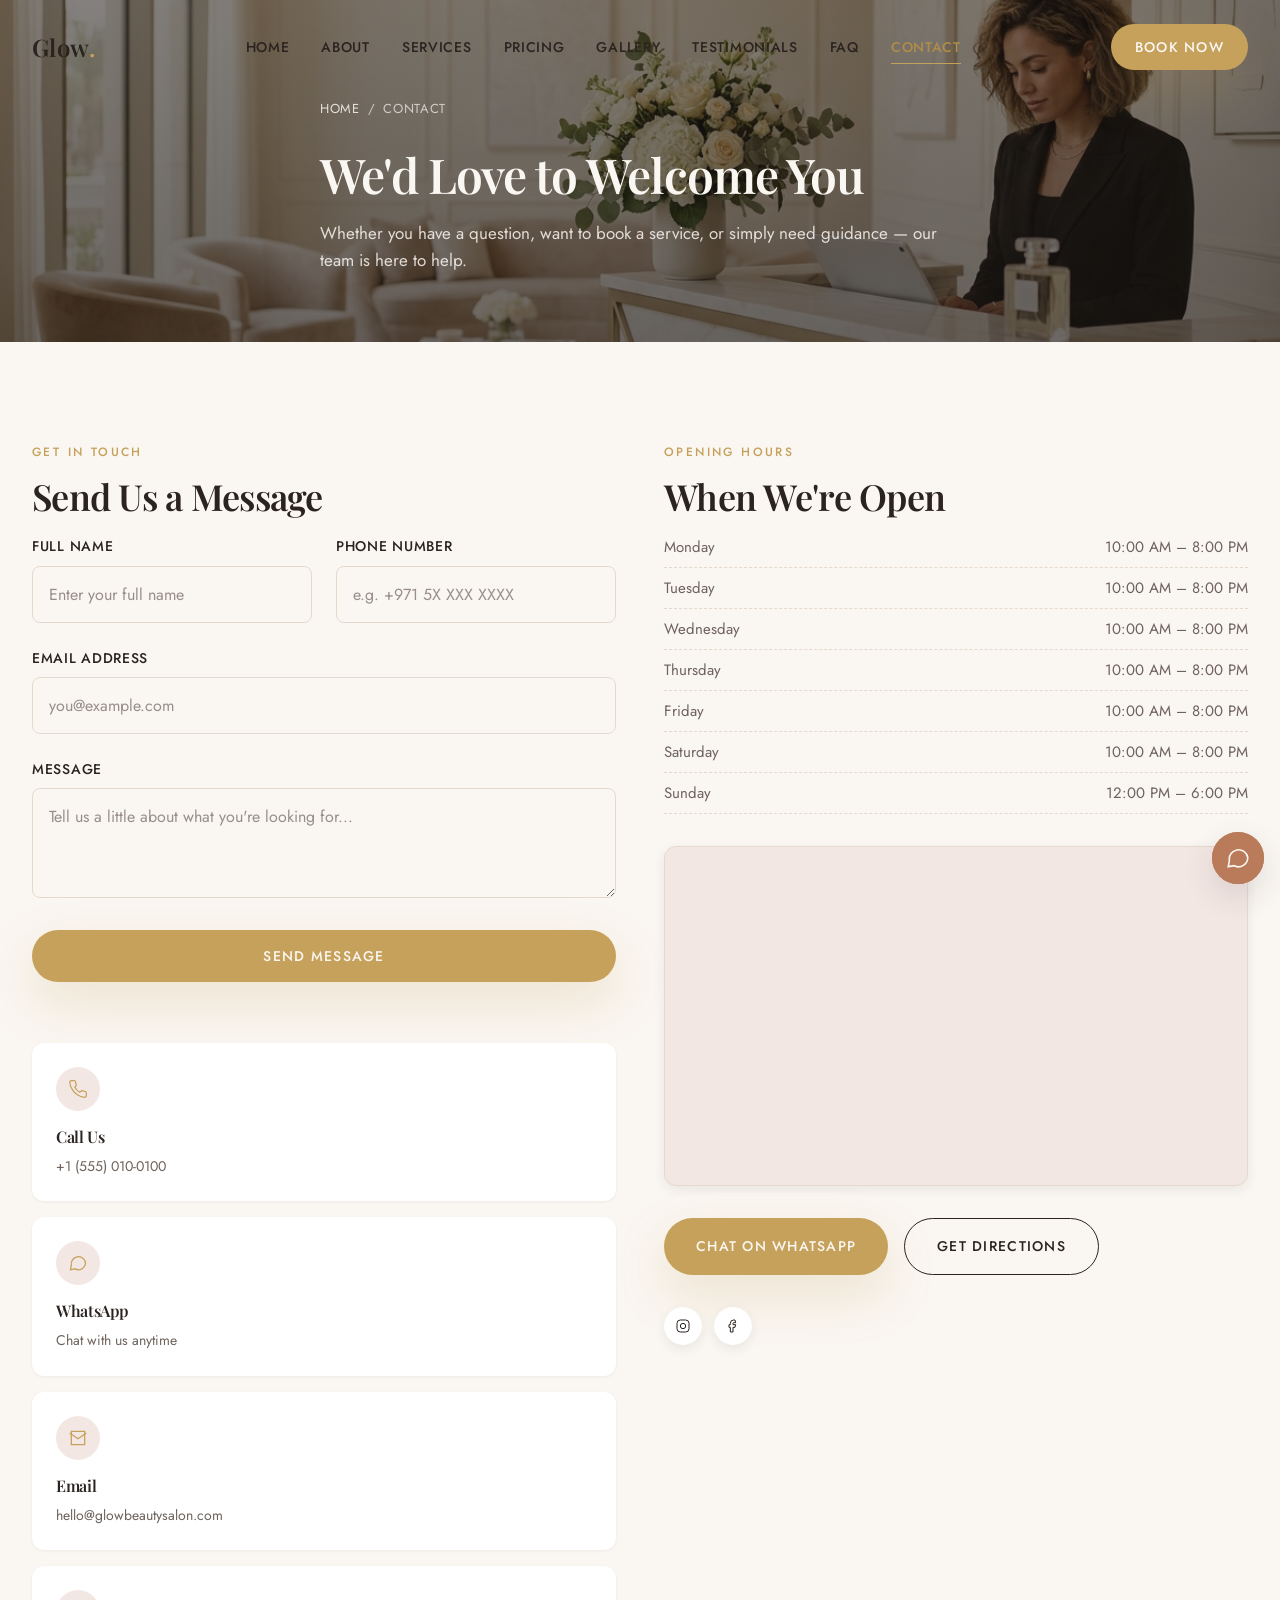
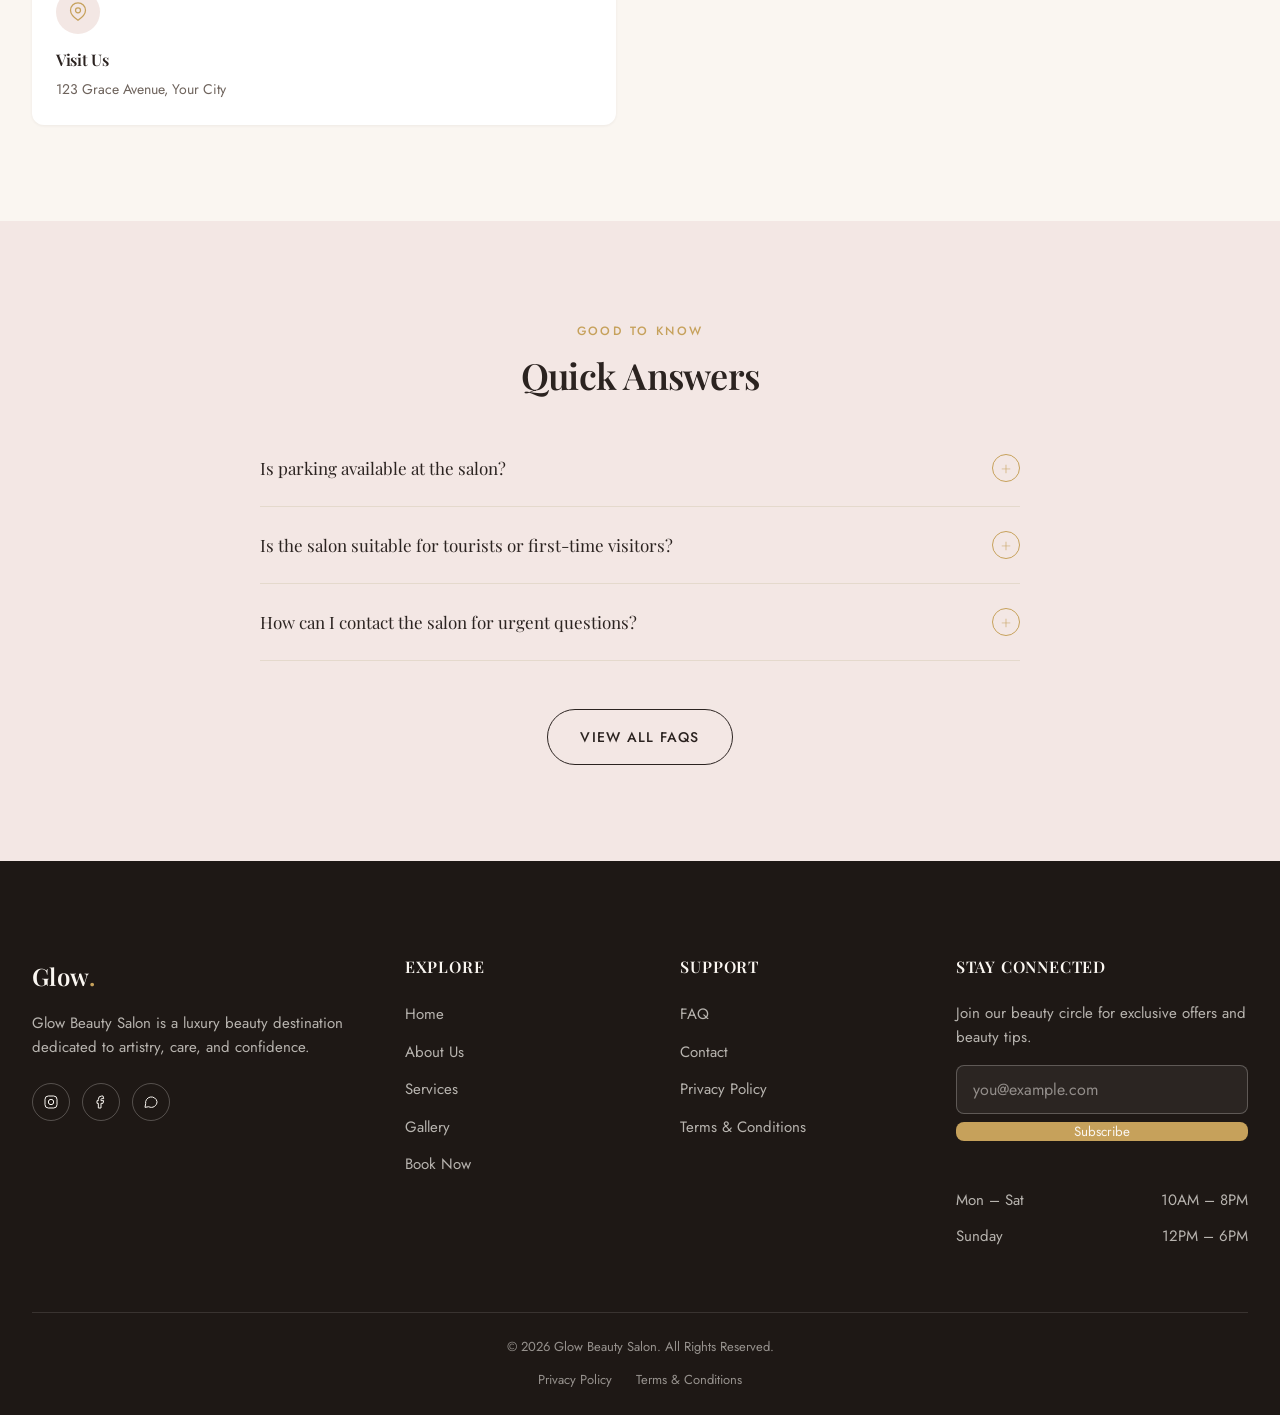
<file: contact.html>
<!DOCTYPE html>
<html lang="en">
<head>
  <meta charset="UTF-8">
  <meta name="viewport" content="width=device-width, initial-scale=1.0">
  <title>Contact Us | Glow Beauty Salon</title>
  <meta name="description" content="Get in touch with Glow Beauty Salon. Find our location, opening hours, phone, WhatsApp, and send us a message directly.">
  <meta name="keywords" content="contact beauty salon, glow beauty salon location, salon opening hours, salon phone number">
  <meta name="author" content="Glow Beauty Salon">
  <link rel="canonical" href="https://www.glowbeautysalon.com/contact.html">

  <meta property="og:type" content="website">
  <meta property="og:title" content="Contact Us | Glow Beauty Salon">
  <meta property="og:description" content="We'd love to welcome you. Reach out for questions, bookings, or beauty guidance.">
  <meta property="og:image" content="assets/images/reception-area.jpeg">
  <meta property="og:url" content="https://www.glowbeautysalon.com/contact.html">
  <meta name="twitter:card" content="summary_large_image">

  <link rel="preconnect" href="https://fonts.googleapis.com">
  <link rel="preconnect" href="https://fonts.gstatic.com" crossorigin>
  <link href="https://fonts.googleapis.com/css2?family=Playfair+Display:wght@500;600;700&family=Jost:wght@400;500;600&display=swap" rel="stylesheet">

  <link rel="stylesheet" href="assets/css/variables.css">
  <link rel="stylesheet" href="assets/css/style.css">
  <link rel="stylesheet" href="assets/css/animations.css">
  <link rel="stylesheet" href="assets/css/responsive.css">
</head>
<body>

  <a class="skip-link" href="#main-content">Skip to main content</a>

  <div class="loading-screen" role="status" aria-live="polite">
    <p class="loading-mark">Glow<span>.</span></p>
    <div class="loading-bar" aria-hidden="true"></div>
    <span class="visually-hidden">Loading Glow Beauty Salon</span>
  </div>

  <div class="scroll-progress" aria-hidden="true"></div>

  <header class="navbar">
    <div class="container">
      <a href="index.html" class="logo">Glow<span>.</span></a>
      <nav class="nav-links" aria-label="Primary navigation">
        <a href="index.html">Home</a>
        <a href="about.html">About</a>
        <a href="services.html">Services</a>
        <a href="pricing.html">Pricing</a>
        <a href="gallery.html">Gallery</a>
        <a href="testimonials.html">Testimonials</a>
        <a href="faq.html">FAQ</a>
        <a href="contact.html" class="is-active">Contact</a>
      </nav>
      <div class="nav-actions">
        <a href="appointment.html" class="btn btn-primary nav-cta">Book Now</a>
        <button class="hamburger" aria-label="Open menu" aria-expanded="false" aria-controls="mobile-menu">
          <span></span><span></span><span></span>
        </button>
      </div>
    </div>
  </header>

  <div class="mobile-menu" id="mobile-menu" aria-hidden="true">
    <button class="mobile-menu-close icon-btn" aria-label="Close menu">
      <svg width="18" height="18" viewBox="0 0 24 24" fill="none" stroke="currentColor" stroke-width="1.5"><line x1="4" y1="4" x2="20" y2="20"/><line x1="20" y1="4" x2="4" y2="20"/></svg>
    </button>
    <nav class="mobile-nav-links" aria-label="Mobile navigation">
      <a href="index.html">Home</a>
      <a href="about.html">About</a>
      <a href="services.html">Services</a>
      <a href="pricing.html">Pricing</a>
      <a href="gallery.html">Gallery</a>
      <a href="appointment.html">Appointment</a>
      <a href="testimonials.html">Testimonials</a>
      <a href="faq.html">FAQ</a>
      <a href="contact.html">Contact</a>
    </nav>
    <div class="mobile-menu-footer">
      <a href="appointment.html" class="btn btn-primary btn-block">Book Now</a>
      <div class="mobile-social">
        <a href="#" class="icon-btn" aria-label="Instagram"><svg width="18" height="18" viewBox="0 0 24 24" fill="none" stroke="currentColor" stroke-width="1.5"><rect x="3" y="3" width="18" height="18" rx="5"/><circle cx="12" cy="12" r="4"/></svg></a>
        <a href="#" class="icon-btn" aria-label="Facebook"><svg width="18" height="18" viewBox="0 0 24 24" fill="none" stroke="currentColor" stroke-width="1.5"><path d="M15 3h-2a5 5 0 0 0-5 5v2H6v4h2v7h4v-7h3l1-4h-4V8a1 1 0 0 1 1-1h3z"/></svg></a>
        <a href="https://wa.me/971581197208" class="icon-btn" aria-label="WhatsApp"><svg width="18" height="18" viewBox="0 0 24 24" fill="none" stroke="currentColor" stroke-width="1.5"><path d="M21 11.5a8.5 8.5 0 0 1-12.4 7.6L3 20l1-5.4A8.5 8.5 0 1 1 21 11.5z"/></svg></a>
      </div>
    </div>
  </div>

  <main id="main-content">

    <section class="page-hero" style="min-height: 38vh;">
      <div class="page-hero-bg" aria-hidden="true"><img src="assets/images/reception-area.jpeg" alt="" loading="eager"></div>
      <div class="page-hero-overlay" aria-hidden="true"></div>
      <div class="container">
        <div class="page-hero-content" data-reveal>
          <div class="breadcrumb"><a href="index.html">Home</a> / <span>Contact</span></div>
          <h1>We'd Love to Welcome You</h1>
          <p>Whether you have a question, want to book a service, or simply need guidance — our team is here to help.</p>
        </div>
      </div>
    </section>

    <section aria-labelledby="contact-title">
      <div class="container">
        <div class="contact-layout">

          <div data-reveal>
            <span class="eyebrow">Get In Touch</span>
            <h2 id="contact-title" class="section-title">Send Us a Message</h2>
            <form class="contact-form" novalidate>
              <div class="form-row">
                <div class="form-group">
                  <label for="contact-name">Full Name</label>
                  <input type="text" id="contact-name" class="form-control" placeholder="Enter your full name" required>
                </div>
                <div class="form-group">
                  <label for="contact-phone">Phone Number</label>
                  <input type="tel" id="contact-phone" class="form-control" placeholder="e.g. +971 5X XXX XXXX">
                </div>
              </div>
              <div class="form-group">
                <label for="contact-email">Email Address</label>
                <input type="email" id="contact-email" class="form-control" placeholder="you@example.com" required>
              </div>
              <div class="form-group">
                <label for="contact-message">Message</label>
                <textarea id="contact-message" class="form-control" placeholder="Tell us a little about what you're looking for..." required></textarea>
              </div>
              <button type="submit" class="btn btn-primary btn-block">Send Message</button>
              <p class="newsletter-note" role="status" style="margin-top: var(--space-4); text-align:center;"></p>
            </form>

            <div class="contact-info-grid">
              <div class="info-card">
                <span class="icon-circle" aria-hidden="true"><svg width="20" height="20" viewBox="0 0 24 24" fill="none" stroke="currentColor" stroke-width="1.5"><path d="M22 16.92v3a2 2 0 0 1-2.18 2 19.79 19.79 0 0 1-8.63-3.07 19.5 19.5 0 0 1-6-6 19.79 19.79 0 0 1-3.07-8.67A2 2 0 0 1 4.11 2h3a2 2 0 0 1 2 1.72c.12.9.34 1.78.66 2.61a2 2 0 0 1-.45 2.11L8.09 9.91a16 16 0 0 0 6 6l1.47-1.27a2 2 0 0 1 2.11-.45c.83.32 1.71.54 2.61.66A2 2 0 0 1 22 16.92z"/></svg></span>
                <h4>Call Us</h4>
                <p>+1 (555) 010-0100</p>
              </div>
              <div class="info-card">
                <span class="icon-circle" aria-hidden="true"><svg width="20" height="20" viewBox="0 0 24 24" fill="none" stroke="currentColor" stroke-width="1.5"><path d="M21 11.5a8.5 8.5 0 0 1-12.4 7.6L3 20l1-5.4A8.5 8.5 0 1 1 21 11.5z"/></svg></span>
                <h4>WhatsApp</h4>
                <p>Chat with us anytime</p>
              </div>
              <div class="info-card">
                <span class="icon-circle" aria-hidden="true"><svg width="20" height="20" viewBox="0 0 24 24" fill="none" stroke="currentColor" stroke-width="1.5"><path d="M4 4h16v16H4z"/><path d="M22 6l-10 7L2 6"/></svg></span>
                <h4>Email</h4>
                <p>hello@glowbeautysalon.com</p>
              </div>
              <div class="info-card">
                <span class="icon-circle" aria-hidden="true"><svg width="20" height="20" viewBox="0 0 24 24" fill="none" stroke="currentColor" stroke-width="1.5"><path d="M21 10c0 6-9 12-9 12s-9-6-9-12a9 9 0 0 1 18 0z"/><circle cx="12" cy="10" r="3"/></svg></span>
                <h4>Visit Us</h4>
                <p>123 Grace Avenue, Your City</p>
              </div>
            </div>
          </div>

          <div data-reveal data-reveal-delay="2">
            <span class="eyebrow">Opening Hours</span>
            <h2 class="section-title">When We're Open</h2>
            <ul class="hours-list">
              <li><span>Monday</span><span>10:00 AM – 8:00 PM</span></li>
              <li><span>Tuesday</span><span>10:00 AM – 8:00 PM</span></li>
              <li><span>Wednesday</span><span>10:00 AM – 8:00 PM</span></li>
              <li><span>Thursday</span><span>10:00 AM – 8:00 PM</span></li>
              <li><span>Friday</span><span>10:00 AM – 8:00 PM</span></li>
              <li><span>Saturday</span><span>10:00 AM – 8:00 PM</span></li>
              <li><span>Sunday</span><span>12:00 PM – 6:00 PM</span></li>
            </ul>

            <div class="map-embed" style="margin-top: var(--space-8);">
              <iframe title="Glow Beauty Salon location map" src="https://maps.google.com/maps?q=beauty%20salon&t=&z=13&ie=UTF8&iwloc=&output=embed" loading="lazy"></iframe>
            </div>

            <div style="margin-top: var(--space-8); display: flex; gap: var(--space-4); flex-wrap: wrap;">
              <a href="https://wa.me/971581197208" class="btn btn-primary">Chat on WhatsApp</a>
              <a href="#" class="btn btn-secondary">Get Directions</a>
            </div>

            <div class="footer-social" style="margin-top: var(--space-8);">
              <a href="#" class="icon-btn" aria-label="Instagram"><svg width="16" height="16" viewBox="0 0 24 24" fill="none" stroke="currentColor" stroke-width="1.5"><rect x="3" y="3" width="18" height="18" rx="5"/><circle cx="12" cy="12" r="4"/></svg></a>
              <a href="#" class="icon-btn" aria-label="Facebook"><svg width="16" height="16" viewBox="0 0 24 24" fill="none" stroke="currentColor" stroke-width="1.5"><path d="M15 3h-2a5 5 0 0 0-5 5v2H6v4h2v7h4v-7h3l1-4h-4V8a1 1 0 0 1 1-1h3z"/></svg></a>
            </div>
          </div>

        </div>
      </div>
    </section>

    <!-- FAQ PREVIEW -->
    <section class="section--alt" aria-labelledby="contact-faq-title">
      <div class="container container--narrow">
        <div class="section-header" data-reveal>
          <span class="eyebrow">Good to Know</span>
          <h2 id="contact-faq-title" class="section-title">Quick Answers</h2>
        </div>
        <div class="faq-list" data-reveal>
          <div class="faq-item">
            <button class="faq-question" aria-expanded="false">Is parking available at the salon?<span class="faq-icon" aria-hidden="true">+</span></button>
            <div class="faq-answer"><p>Yes, convenient parking is available near the salon entrance.</p></div>
          </div>
          <div class="faq-item">
            <button class="faq-question" aria-expanded="false">Is the salon suitable for tourists or first-time visitors?<span class="faq-icon" aria-hidden="true">+</span></button>
            <div class="faq-answer"><p>Absolutely — our location, English-speaking staff, and easy online booking make us a trusted choice for visitors.</p></div>
          </div>
          <div class="faq-item">
            <button class="faq-question" aria-expanded="false">How can I contact the salon for urgent questions?<span class="faq-icon" aria-hidden="true">+</span></button>
            <div class="faq-answer"><p>You can reach us directly via WhatsApp or phone during business hours for a quick response.</p></div>
          </div>
        </div>
        <div class="faq-footer" data-reveal>
          <a href="faq.html" class="btn btn-secondary">View All FAQs</a>
        </div>
      </div>
    </section>

  </main>

  <footer class="footer">
    <div class="container">
      <div class="footer-grid">
        <div class="footer-brand">
          <a href="index.html" class="logo">Glow<span>.</span></a>
          <p>Glow Beauty Salon is a luxury beauty destination dedicated to artistry, care, and confidence.</p>
          <div class="footer-social">
            <a href="#" class="icon-btn" aria-label="Instagram" style="background:transparent;box-shadow:none;color:inherit;"><svg width="16" height="16" viewBox="0 0 24 24" fill="none" stroke="currentColor" stroke-width="1.5"><rect x="3" y="3" width="18" height="18" rx="5"/><circle cx="12" cy="12" r="4"/></svg></a>
            <a href="#" class="icon-btn" aria-label="Facebook" style="background:transparent;box-shadow:none;color:inherit;"><svg width="16" height="16" viewBox="0 0 24 24" fill="none" stroke="currentColor" stroke-width="1.5"><path d="M15 3h-2a5 5 0 0 0-5 5v2H6v4h2v7h4v-7h3l1-4h-4V8a1 1 0 0 1 1-1h3z"/></svg></a>
            <a href="https://wa.me/971581197208" class="icon-btn" aria-label="WhatsApp" style="background:transparent;box-shadow:none;color:inherit;"><svg width="16" height="16" viewBox="0 0 24 24" fill="none" stroke="currentColor" stroke-width="1.5"><path d="M21 11.5a8.5 8.5 0 0 1-12.4 7.6L3 20l1-5.4A8.5 8.5 0 1 1 21 11.5z"/></svg></a>
          </div>
        </div>
        <div class="footer-col">
          <h4>Explore</h4>
          <ul>
            <li><a href="index.html">Home</a></li>
            <li><a href="about.html">About Us</a></li>
            <li><a href="services.html">Services</a></li>
            <li><a href="gallery.html">Gallery</a></li>
            <li><a href="appointment.html">Book Now</a></li>
          </ul>
        </div>
        <div class="footer-col">
          <h4>Support</h4>
          <ul>
            <li><a href="faq.html">FAQ</a></li>
            <li><a href="contact.html">Contact</a></li>
            <li><a href="privacy-policy.html">Privacy Policy</a></li>
            <li><a href="terms-conditions.html">Terms &amp; Conditions</a></li>
          </ul>
        </div>
        <div class="footer-col footer-newsletter">
          <h4>Stay Connected</h4>
          <p>Join our beauty circle for exclusive offers and beauty tips.</p>
          <form class="newsletter-form" novalidate>
            <label for="newsletter-email-2" class="visually-hidden">Email address</label>
            <input type="email" id="newsletter-email-2" placeholder="you@example.com" required autocomplete="email">
            <button type="submit">Subscribe</button>
          </form>
          <p class="newsletter-note" role="status"></p>
          <ul class="footer-hours" style="margin-top: var(--space-6);">
            <li><span>Mon – Sat</span><span>10AM – 8PM</span></li>
            <li><span>Sunday</span><span>12PM – 6PM</span></li>
          </ul>
        </div>
      </div>
      <div class="footer-bottom">
        <span>© 2026 Glow Beauty Salon. All Rights Reserved.</span>
        <div class="footer-legal">
          <a href="privacy-policy.html">Privacy Policy</a>
          <a href="terms-conditions.html">Terms &amp; Conditions</a>
        </div>
      </div>
    </div>
  </footer>

  <a href="https://wa.me/971581197208" class="whatsapp-float" aria-label="Chat with Glow Beauty Salon on WhatsApp" target="_blank" rel="noopener">
    <svg width="26" height="26" viewBox="0 0 24 24" fill="none" stroke="currentColor" stroke-width="1.5"><path d="M21 11.5a8.5 8.5 0 0 1-12.4 7.6L3 20l1-5.4A8.5 8.5 0 1 1 21 11.5z"/></svg>
  </a>

  <button class="icon-btn back-to-top" aria-label="Back to top">
    <svg width="18" height="18" viewBox="0 0 24 24" fill="none" stroke="currentColor" stroke-width="1.5"><path d="M12 19V5"/><path d="M5 12l7-7 7 7"/></svg>
  </button>

  <script src="assets/js/main.js"></script>
  <script src="assets/js/animations.js"></script>
  <script>
    // Contact form submission handling (client-side only demo)
    document.addEventListener('DOMContentLoaded', () => {
      const form = document.querySelector('.contact-form');
      if (form) {
        form.addEventListener('submit', (e) => {
          e.preventDefault();
          const note = form.querySelector('.newsletter-note');
          const email = form.querySelector('#contact-email');
          const emailPattern = /^[^\s@]+@[^\s@]+\.[^\s@]+$/;
          if (!emailPattern.test(email.value)) {
            note.textContent = 'Please enter a valid email address.';
            note.style.color = 'var(--color-error)';
            return;
          }
          note.textContent = 'Thank you — your message has been sent. We\'ll be in touch shortly.';
          note.style.color = 'var(--color-success)';
          form.reset();
        });
      }
    });
  </script>
</body>
</html>
</file>
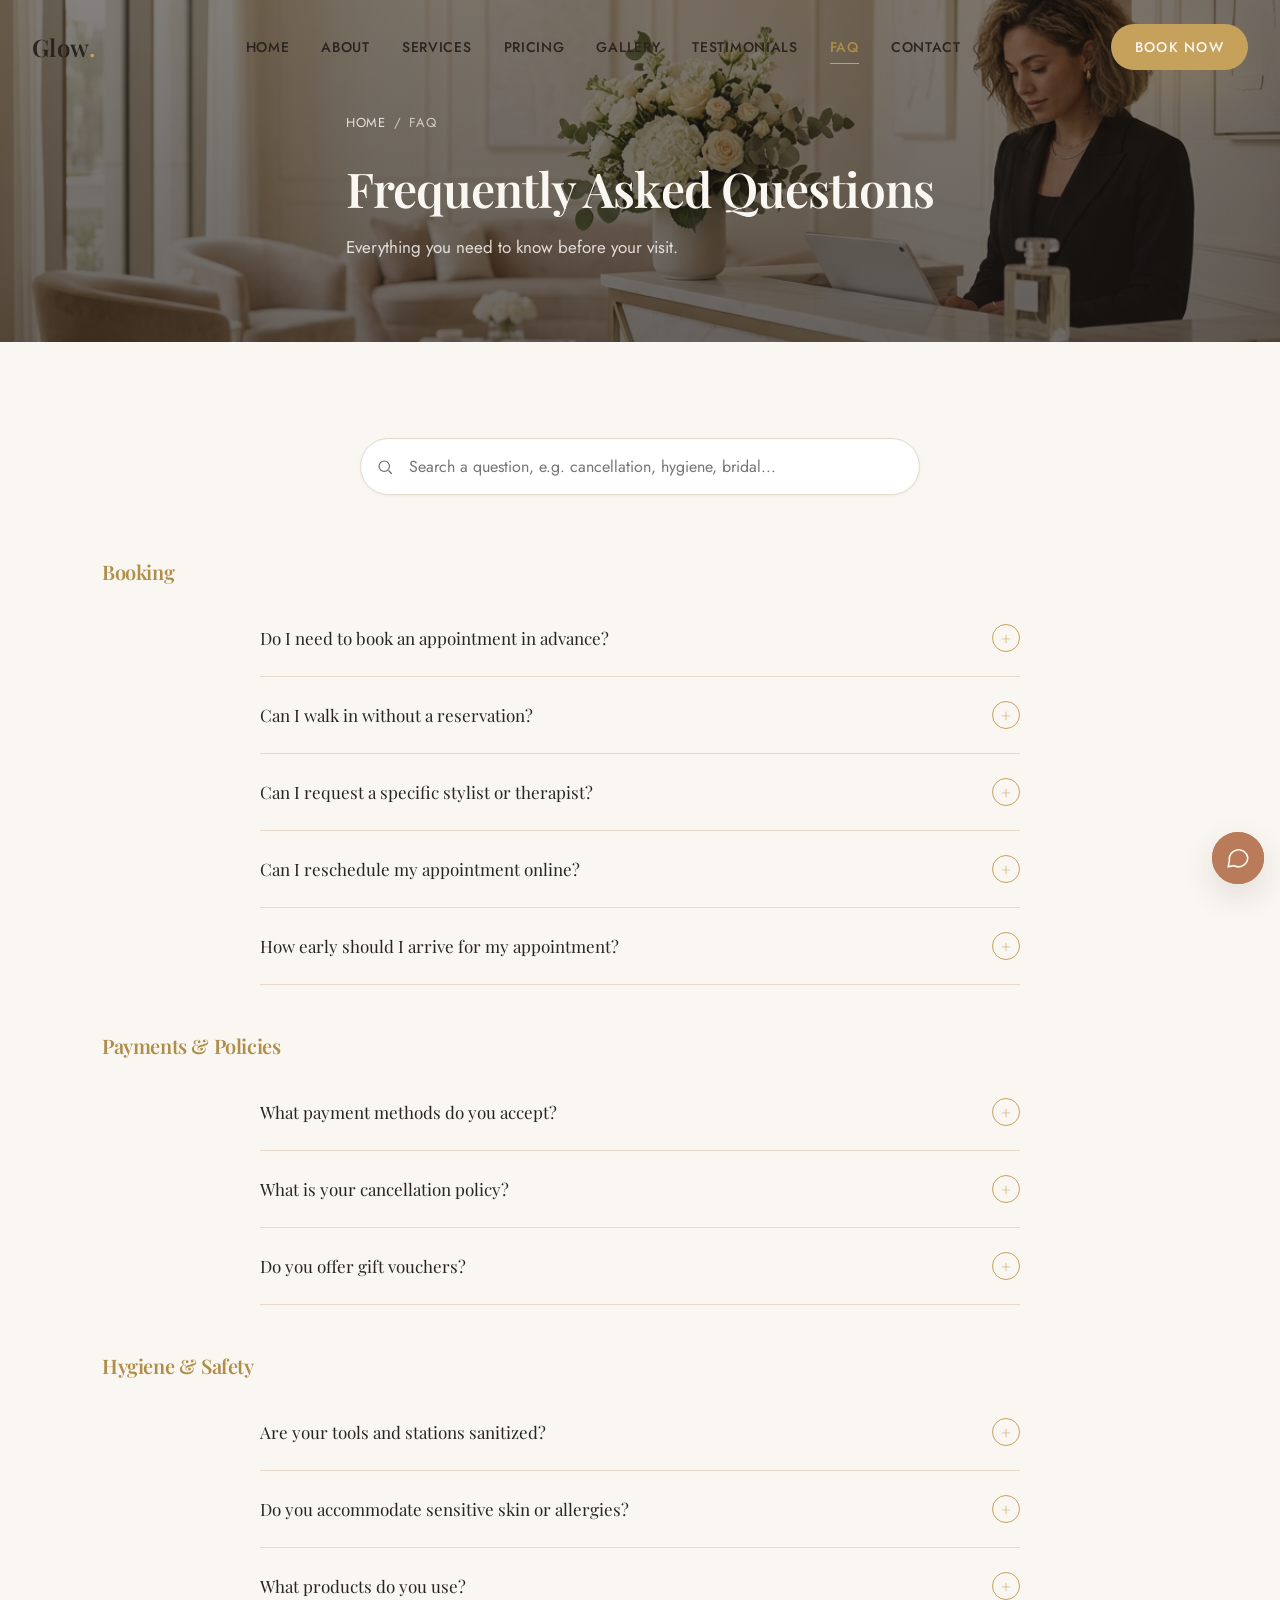
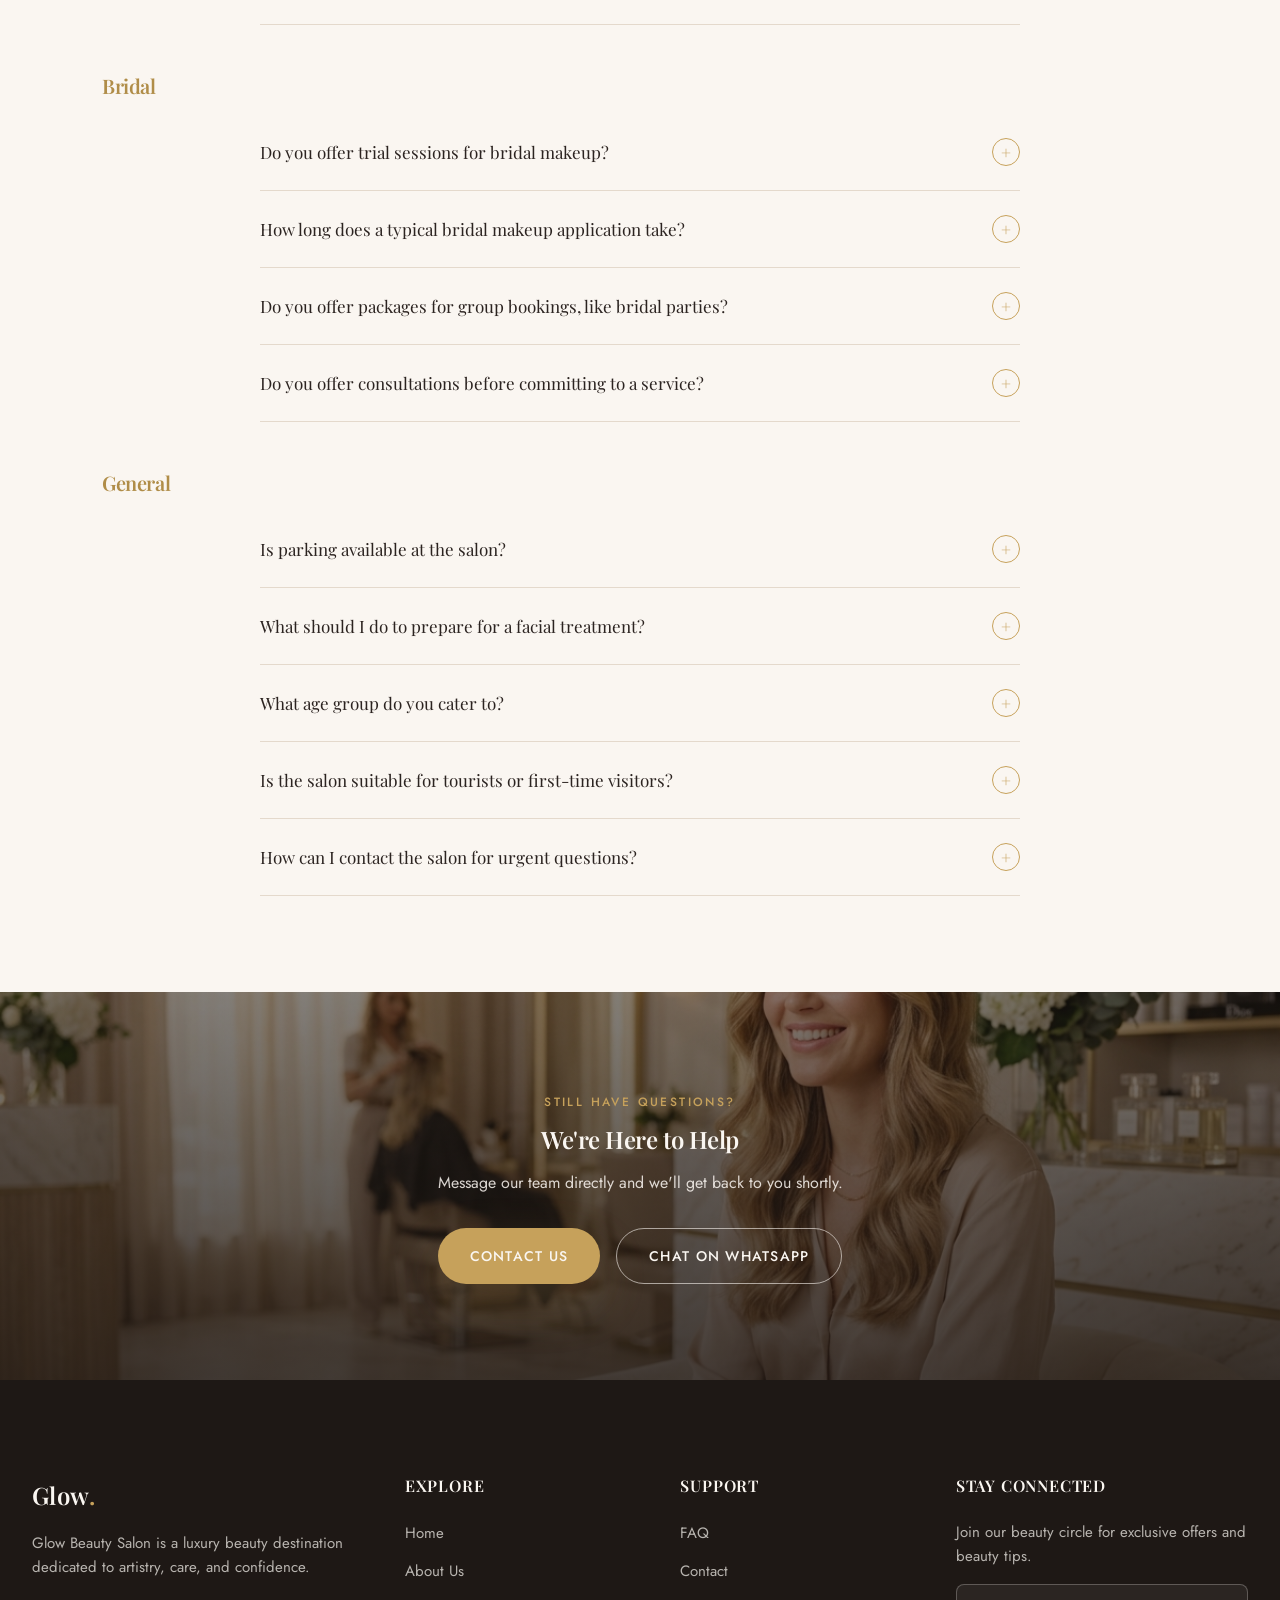
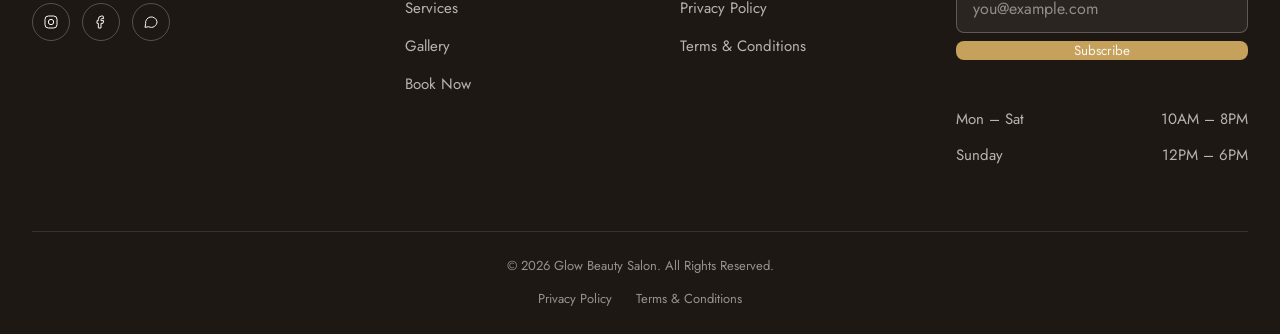
<file: faq.html>
<!DOCTYPE html>
<html lang="en">
<head>
  <meta charset="UTF-8">
  <meta name="viewport" content="width=device-width, initial-scale=1.0">
  <title>FAQ | Glow Beauty Salon — Frequently Asked Questions</title>
  <meta name="description" content="Find answers to common questions about booking, pricing, hygiene, cancellations, and more at Glow Beauty Salon.">
  <meta name="keywords" content="beauty salon faq, salon booking questions, salon hygiene policy, cancellation policy salon">
  <meta name="author" content="Glow Beauty Salon">
  <link rel="canonical" href="https://www.glowbeautysalon.com/faq.html">

  <meta property="og:type" content="website">
  <meta property="og:title" content="FAQ | Glow Beauty Salon">
  <meta property="og:description" content="Everything you need to know before your visit to Glow Beauty Salon.">
  <meta property="og:image" content="assets/images/reception-area.jpeg">
  <meta property="og:url" content="https://www.glowbeautysalon.com/faq.html">
  <meta name="twitter:card" content="summary_large_image">

  <link rel="preconnect" href="https://fonts.googleapis.com">
  <link rel="preconnect" href="https://fonts.gstatic.com" crossorigin>
  <link href="https://fonts.googleapis.com/css2?family=Playfair+Display:wght@500;600;700&family=Jost:wght@400;500;600&display=swap" rel="stylesheet">

  <link rel="stylesheet" href="assets/css/variables.css">
  <link rel="stylesheet" href="assets/css/style.css">
  <link rel="stylesheet" href="assets/css/animations.css">
  <link rel="stylesheet" href="assets/css/responsive.css">

  <script type="application/ld+json">
  {
    "@context": "https://schema.org",
    "@type": "FAQPage",
    "mainEntity": [
      {"@type": "Question", "name": "Do I need to book an appointment in advance?", "acceptedAnswer": {"@type": "Answer", "text": "Yes, we recommend booking in advance to secure your preferred time and stylist, especially for weekends and bridal services."}},
      {"@type": "Question", "name": "What is your cancellation policy?", "acceptedAnswer": {"@type": "Answer", "text": "We kindly ask for at least 24 hours' notice for cancellations or rescheduling to avoid a cancellation fee."}},
      {"@type": "Question", "name": "Are your tools and stations sanitized?", "acceptedAnswer": {"@type": "Answer", "text": "Absolutely. We follow strict hygiene protocols, with all tools sanitized and stations cleaned between every client."}}
    ]
  }
  </script>
</head>
<body>

  <a class="skip-link" href="#main-content">Skip to main content</a>

  <div class="loading-screen" role="status" aria-live="polite">
    <p class="loading-mark">Glow<span>.</span></p>
    <div class="loading-bar" aria-hidden="true"></div>
    <span class="visually-hidden">Loading Glow Beauty Salon</span>
  </div>

  <div class="scroll-progress" aria-hidden="true"></div>

  <header class="navbar">
    <div class="container">
      <a href="index.html" class="logo">Glow<span>.</span></a>
      <nav class="nav-links" aria-label="Primary navigation">
        <a href="index.html">Home</a>
        <a href="about.html">About</a>
        <a href="services.html">Services</a>
        <a href="pricing.html">Pricing</a>
        <a href="gallery.html">Gallery</a>
        <a href="testimonials.html">Testimonials</a>
        <a href="faq.html" class="is-active">FAQ</a>
        <a href="contact.html">Contact</a>
      </nav>
      <div class="nav-actions">
        <a href="appointment.html" class="btn btn-primary nav-cta">Book Now</a>
        <button class="hamburger" aria-label="Open menu" aria-expanded="false" aria-controls="mobile-menu">
          <span></span><span></span><span></span>
        </button>
      </div>
    </div>
  </header>

  <div class="mobile-menu" id="mobile-menu" aria-hidden="true">
    <button class="mobile-menu-close icon-btn" aria-label="Close menu">
      <svg width="18" height="18" viewBox="0 0 24 24" fill="none" stroke="currentColor" stroke-width="1.5"><line x1="4" y1="4" x2="20" y2="20"/><line x1="20" y1="4" x2="4" y2="20"/></svg>
    </button>
    <nav class="mobile-nav-links" aria-label="Mobile navigation">
      <a href="index.html">Home</a>
      <a href="about.html">About</a>
      <a href="services.html">Services</a>
      <a href="pricing.html">Pricing</a>
      <a href="gallery.html">Gallery</a>
      <a href="appointment.html">Appointment</a>
      <a href="testimonials.html">Testimonials</a>
      <a href="faq.html">FAQ</a>
      <a href="contact.html">Contact</a>
    </nav>
    <div class="mobile-menu-footer">
      <a href="appointment.html" class="btn btn-primary btn-block">Book Now</a>
      <div class="mobile-social">
        <a href="#" class="icon-btn" aria-label="Instagram"><svg width="18" height="18" viewBox="0 0 24 24" fill="none" stroke="currentColor" stroke-width="1.5"><rect x="3" y="3" width="18" height="18" rx="5"/><circle cx="12" cy="12" r="4"/></svg></a>
        <a href="#" class="icon-btn" aria-label="Facebook"><svg width="18" height="18" viewBox="0 0 24 24" fill="none" stroke="currentColor" stroke-width="1.5"><path d="M15 3h-2a5 5 0 0 0-5 5v2H6v4h2v7h4v-7h3l1-4h-4V8a1 1 0 0 1 1-1h3z"/></svg></a>
        <a href="https://wa.me/971581197208" class="icon-btn" aria-label="WhatsApp"><svg width="18" height="18" viewBox="0 0 24 24" fill="none" stroke="currentColor" stroke-width="1.5"><path d="M21 11.5a8.5 8.5 0 0 1-12.4 7.6L3 20l1-5.4A8.5 8.5 0 1 1 21 11.5z"/></svg></a>
      </div>
    </div>
  </div>

  <main id="main-content">

    <section class="page-hero" style="min-height: 38vh;">
      <div class="page-hero-bg" aria-hidden="true"><img src="assets/images/reception-area.jpeg" alt="" loading="eager"></div>
      <div class="page-hero-overlay" aria-hidden="true"></div>
      <div class="container">
        <div class="page-hero-content" data-reveal>
          <div class="breadcrumb"><a href="index.html">Home</a> / <span>FAQ</span></div>
          <h1>Frequently Asked Questions</h1>
          <p>Everything you need to know before your visit.</p>
        </div>
      </div>
    </section>

    <section aria-labelledby="faq-main-title">
      <div class="container container--narrow">
        <h2 id="faq-main-title" class="visually-hidden">All Frequently Asked Questions</h2>

        <div class="faq-search-wrap" data-reveal>
          <svg width="18" height="18" viewBox="0 0 24 24" fill="none" stroke="currentColor" stroke-width="1.5"><circle cx="11" cy="11" r="7"/><line x1="21" y1="21" x2="16.65" y2="16.65"/></svg>
          <input type="search" placeholder="Search a question, e.g. cancellation, hygiene, bridal..." aria-label="Search FAQs">
        </div>

        <p class="faq-no-results">No questions matched your search — try a different word, or message us directly on WhatsApp.</p>

        <h3 class="faq-category-title" data-reveal>Booking</h3>
        <div class="faq-list" data-reveal>
          <div class="faq-item">
            <button class="faq-question" aria-expanded="false">Do I need to book an appointment in advance?<span class="faq-icon" aria-hidden="true">+</span></button>
            <div class="faq-answer"><p>Yes, we recommend booking in advance to secure your preferred time and stylist, especially for weekends and bridal services.</p></div>
          </div>
          <div class="faq-item">
            <button class="faq-question" aria-expanded="false">Can I walk in without a reservation?<span class="faq-icon" aria-hidden="true">+</span></button>
            <div class="faq-answer"><p>Walk-ins are welcome based on availability, but booking ahead guarantees your preferred time slot.</p></div>
          </div>
          <div class="faq-item">
            <button class="faq-question" aria-expanded="false">Can I request a specific stylist or therapist?<span class="faq-icon" aria-hidden="true">+</span></button>
            <div class="faq-answer"><p>Yes, you can select your preferred expert during the booking process, subject to availability.</p></div>
          </div>
          <div class="faq-item">
            <button class="faq-question" aria-expanded="false">Can I reschedule my appointment online?<span class="faq-icon" aria-hidden="true">+</span></button>
            <div class="faq-answer"><p>Yes, you can reschedule through our booking system or by contacting us directly via WhatsApp or phone.</p></div>
          </div>
          <div class="faq-item">
            <button class="faq-question" aria-expanded="false">How early should I arrive for my appointment?<span class="faq-icon" aria-hidden="true">+</span></button>
            <div class="faq-answer"><p>We recommend arriving 10–15 minutes early to relax and prepare before your service begins.</p></div>
          </div>
        </div>

        <h3 class="faq-category-title" data-reveal>Payments &amp; Policies</h3>
        <div class="faq-list" data-reveal>
          <div class="faq-item">
            <button class="faq-question" aria-expanded="false">What payment methods do you accept?<span class="faq-icon" aria-hidden="true">+</span></button>
            <div class="faq-answer"><p>We accept cash, credit/debit cards, and select digital payment methods.</p></div>
          </div>
          <div class="faq-item">
            <button class="faq-question" aria-expanded="false">What is your cancellation policy?<span class="faq-icon" aria-hidden="true">+</span></button>
            <div class="faq-answer"><p>We kindly ask for at least 24 hours' notice for cancellations or rescheduling to avoid a cancellation fee.</p></div>
          </div>
          <div class="faq-item">
            <button class="faq-question" aria-expanded="false">Do you offer gift vouchers?<span class="faq-icon" aria-hidden="true">+</span></button>
            <div class="faq-answer"><p>Gift vouchers will soon be available — perfect for treating someone special.</p></div>
          </div>
        </div>

        <h3 class="faq-category-title" data-reveal>Hygiene &amp; Safety</h3>
        <div class="faq-list" data-reveal>
          <div class="faq-item">
            <button class="faq-question" aria-expanded="false">Are your tools and stations sanitized?<span class="faq-icon" aria-hidden="true">+</span></button>
            <div class="faq-answer"><p>Absolutely. We follow strict hygiene protocols, with all tools sanitized and stations cleaned between every client.</p></div>
          </div>
          <div class="faq-item">
            <button class="faq-question" aria-expanded="false">Do you accommodate sensitive skin or allergies?<span class="faq-icon" aria-hidden="true">+</span></button>
            <div class="faq-answer"><p>Yes, please inform us of any sensitivities or allergies when booking so we can tailor your treatment accordingly.</p></div>
          </div>
          <div class="faq-item">
            <button class="faq-question" aria-expanded="false">What products do you use?<span class="faq-icon" aria-hidden="true">+</span></button>
            <div class="faq-answer"><p>We use premium, professional-grade products selected for quality, safety, and performance.</p></div>
          </div>
        </div>

        <h3 class="faq-category-title" data-reveal>Bridal</h3>
        <div class="faq-list" data-reveal>
          <div class="faq-item">
            <button class="faq-question" aria-expanded="false">Do you offer trial sessions for bridal makeup?<span class="faq-icon" aria-hidden="true">+</span></button>
            <div class="faq-answer"><p>Yes, we highly recommend a bridal trial to perfect your look ahead of your big day.</p></div>
          </div>
          <div class="faq-item">
            <button class="faq-question" aria-expanded="false">How long does a typical bridal makeup application take?<span class="faq-icon" aria-hidden="true">+</span></button>
            <div class="faq-answer"><p>Bridal makeup typically takes 60–90 minutes, depending on the complexity of the look.</p></div>
          </div>
          <div class="faq-item">
            <button class="faq-question" aria-expanded="false">Do you offer packages for group bookings, like bridal parties?<span class="faq-icon" aria-hidden="true">+</span></button>
            <div class="faq-answer"><p>Yes, we offer customized packages for bridal parties and group events — contact us for details.</p></div>
          </div>
          <div class="faq-item">
            <button class="faq-question" aria-expanded="false">Do you offer consultations before committing to a service?<span class="faq-icon" aria-hidden="true">+</span></button>
            <div class="faq-answer"><p>Yes, complimentary consultations are available for major services like coloring, bridal packages, and skin treatments.</p></div>
          </div>
        </div>

        <h3 class="faq-category-title" data-reveal>General</h3>
        <div class="faq-list" data-reveal>
          <div class="faq-item">
            <button class="faq-question" aria-expanded="false">Is parking available at the salon?<span class="faq-icon" aria-hidden="true">+</span></button>
            <div class="faq-answer"><p>Yes, convenient parking is available near the salon entrance.</p></div>
          </div>
          <div class="faq-item">
            <button class="faq-question" aria-expanded="false">What should I do to prepare for a facial treatment?<span class="faq-icon" aria-hidden="true">+</span></button>
            <div class="faq-answer"><p>Arrive with a clean face if possible, and avoid harsh exfoliation 48 hours prior to your appointment.</p></div>
          </div>
          <div class="faq-item">
            <button class="faq-question" aria-expanded="false">What age group do you cater to?<span class="faq-icon" aria-hidden="true">+</span></button>
            <div class="faq-answer"><p>We welcome clients of all ages, with treatments tailored to individual needs and skin types.</p></div>
          </div>
          <div class="faq-item">
            <button class="faq-question" aria-expanded="false">Is the salon suitable for tourists or first-time visitors?<span class="faq-icon" aria-hidden="true">+</span></button>
            <div class="faq-answer"><p>Absolutely — our location, English-speaking staff, and easy online booking make us a trusted choice for visitors.</p></div>
          </div>
          <div class="faq-item">
            <button class="faq-question" aria-expanded="false">How can I contact the salon for urgent questions?<span class="faq-icon" aria-hidden="true">+</span></button>
            <div class="faq-answer"><p>You can reach us directly via WhatsApp or phone during business hours for a quick response.</p></div>
          </div>
        </div>

      </div>
    </section>

    <!-- CONTACT CTA -->
    <section class="final-cta" aria-labelledby="faq-cta-title">
      <div class="final-cta-bg" aria-hidden="true"><img src="assets/images/booking-cta-banner.jpeg" alt="" loading="lazy"></div>
      <div class="final-cta-overlay" aria-hidden="true"></div>
      <div class="container">
        <div class="final-cta-content" data-reveal>
          <span class="eyebrow">Still Have Questions?</span>
          <h2 id="faq-cta-title">We're Here to Help</h2>
          <p>Message our team directly and we'll get back to you shortly.</p>
          <div class="final-cta-actions">
            <a href="contact.html" class="btn btn-primary">Contact Us</a>
            <a href="https://wa.me/971581197208" class="btn btn-outline-light">Chat on WhatsApp</a>
          </div>
        </div>
      </div>
    </section>

  </main>

  <footer class="footer" id="contact">
    <div class="container">
      <div class="footer-grid">
        <div class="footer-brand">
          <a href="index.html" class="logo">Glow<span>.</span></a>
          <p>Glow Beauty Salon is a luxury beauty destination dedicated to artistry, care, and confidence.</p>
          <div class="footer-social">
            <a href="#" class="icon-btn" aria-label="Instagram" style="background:transparent;box-shadow:none;color:inherit;"><svg width="16" height="16" viewBox="0 0 24 24" fill="none" stroke="currentColor" stroke-width="1.5"><rect x="3" y="3" width="18" height="18" rx="5"/><circle cx="12" cy="12" r="4"/></svg></a>
            <a href="#" class="icon-btn" aria-label="Facebook" style="background:transparent;box-shadow:none;color:inherit;"><svg width="16" height="16" viewBox="0 0 24 24" fill="none" stroke="currentColor" stroke-width="1.5"><path d="M15 3h-2a5 5 0 0 0-5 5v2H6v4h2v7h4v-7h3l1-4h-4V8a1 1 0 0 1 1-1h3z"/></svg></a>
            <a href="https://wa.me/971581197208" class="icon-btn" aria-label="WhatsApp" style="background:transparent;box-shadow:none;color:inherit;"><svg width="16" height="16" viewBox="0 0 24 24" fill="none" stroke="currentColor" stroke-width="1.5"><path d="M21 11.5a8.5 8.5 0 0 1-12.4 7.6L3 20l1-5.4A8.5 8.5 0 1 1 21 11.5z"/></svg></a>
          </div>
        </div>
        <div class="footer-col">
          <h4>Explore</h4>
          <ul>
            <li><a href="index.html">Home</a></li>
            <li><a href="about.html">About Us</a></li>
            <li><a href="services.html">Services</a></li>
            <li><a href="gallery.html">Gallery</a></li>
            <li><a href="appointment.html">Book Now</a></li>
          </ul>
        </div>
        <div class="footer-col">
          <h4>Support</h4>
          <ul>
            <li><a href="faq.html">FAQ</a></li>
            <li><a href="contact.html">Contact</a></li>
            <li><a href="privacy-policy.html">Privacy Policy</a></li>
            <li><a href="terms-conditions.html">Terms &amp; Conditions</a></li>
          </ul>
        </div>
        <div class="footer-col footer-newsletter">
          <h4>Stay Connected</h4>
          <p>Join our beauty circle for exclusive offers and beauty tips.</p>
          <form class="newsletter-form" novalidate>
            <label for="newsletter-email" class="visually-hidden">Email address</label>
            <input type="email" id="newsletter-email" placeholder="you@example.com" required autocomplete="email">
            <button type="submit">Subscribe</button>
          </form>
          <p class="newsletter-note" role="status"></p>
          <ul class="footer-hours" style="margin-top: var(--space-6);">
            <li><span>Mon – Sat</span><span>10AM – 8PM</span></li>
            <li><span>Sunday</span><span>12PM – 6PM</span></li>
          </ul>
        </div>
      </div>
      <div class="footer-bottom">
        <span>© 2026 Glow Beauty Salon. All Rights Reserved.</span>
        <div class="footer-legal">
          <a href="privacy-policy.html">Privacy Policy</a>
          <a href="terms-conditions.html">Terms &amp; Conditions</a>
        </div>
      </div>
    </div>
  </footer>

  <a href="https://wa.me/971581197208" class="whatsapp-float" aria-label="Chat with Glow Beauty Salon on WhatsApp" target="_blank" rel="noopener">
    <svg width="26" height="26" viewBox="0 0 24 24" fill="none" stroke="currentColor" stroke-width="1.5"><path d="M21 11.5a8.5 8.5 0 0 1-12.4 7.6L3 20l1-5.4A8.5 8.5 0 1 1 21 11.5z"/></svg>
  </a>

  <button class="icon-btn back-to-top" aria-label="Back to top">
    <svg width="18" height="18" viewBox="0 0 24 24" fill="none" stroke="currentColor" stroke-width="1.5"><path d="M12 19V5"/><path d="M5 12l7-7 7 7"/></svg>
  </button>

  <script src="assets/js/main.js"></script>
  <script src="assets/js/animations.js"></script>
  <script src="assets/js/faq.js"></script>
</body>
</html>
</file>
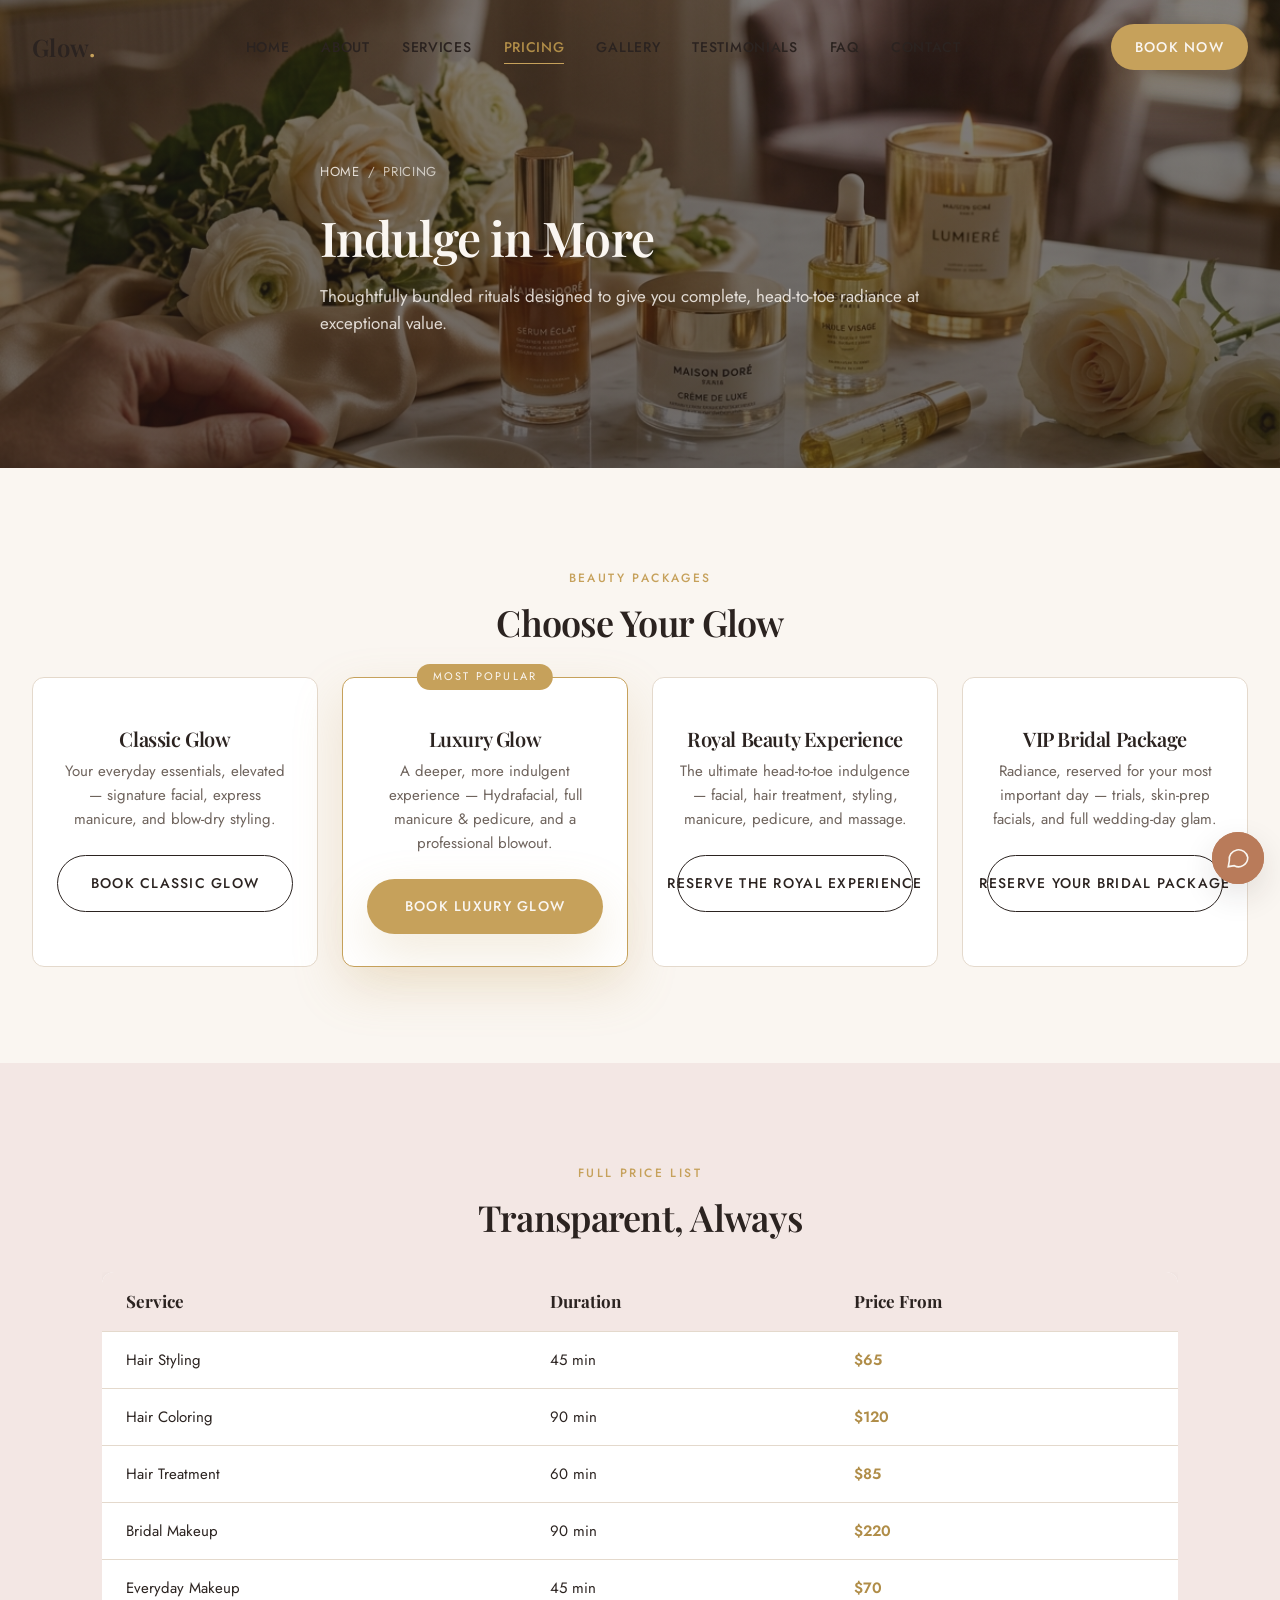
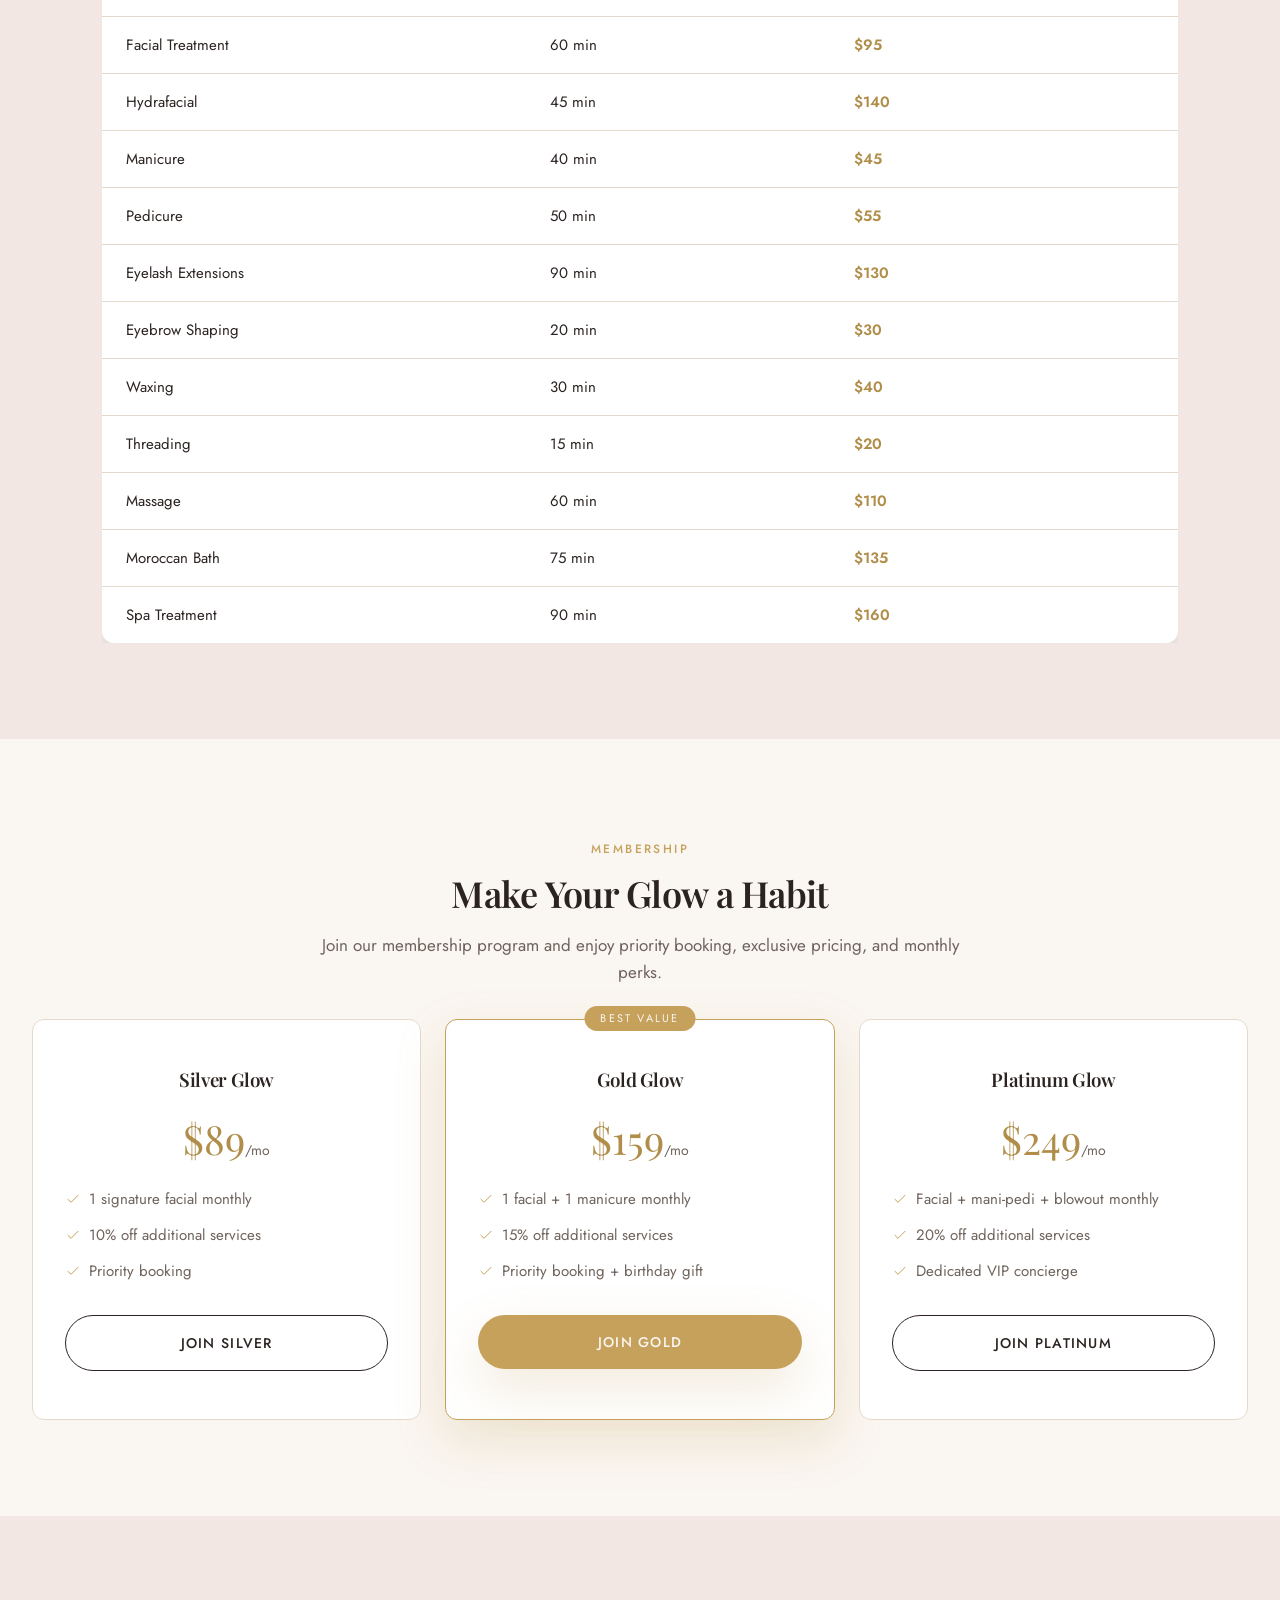
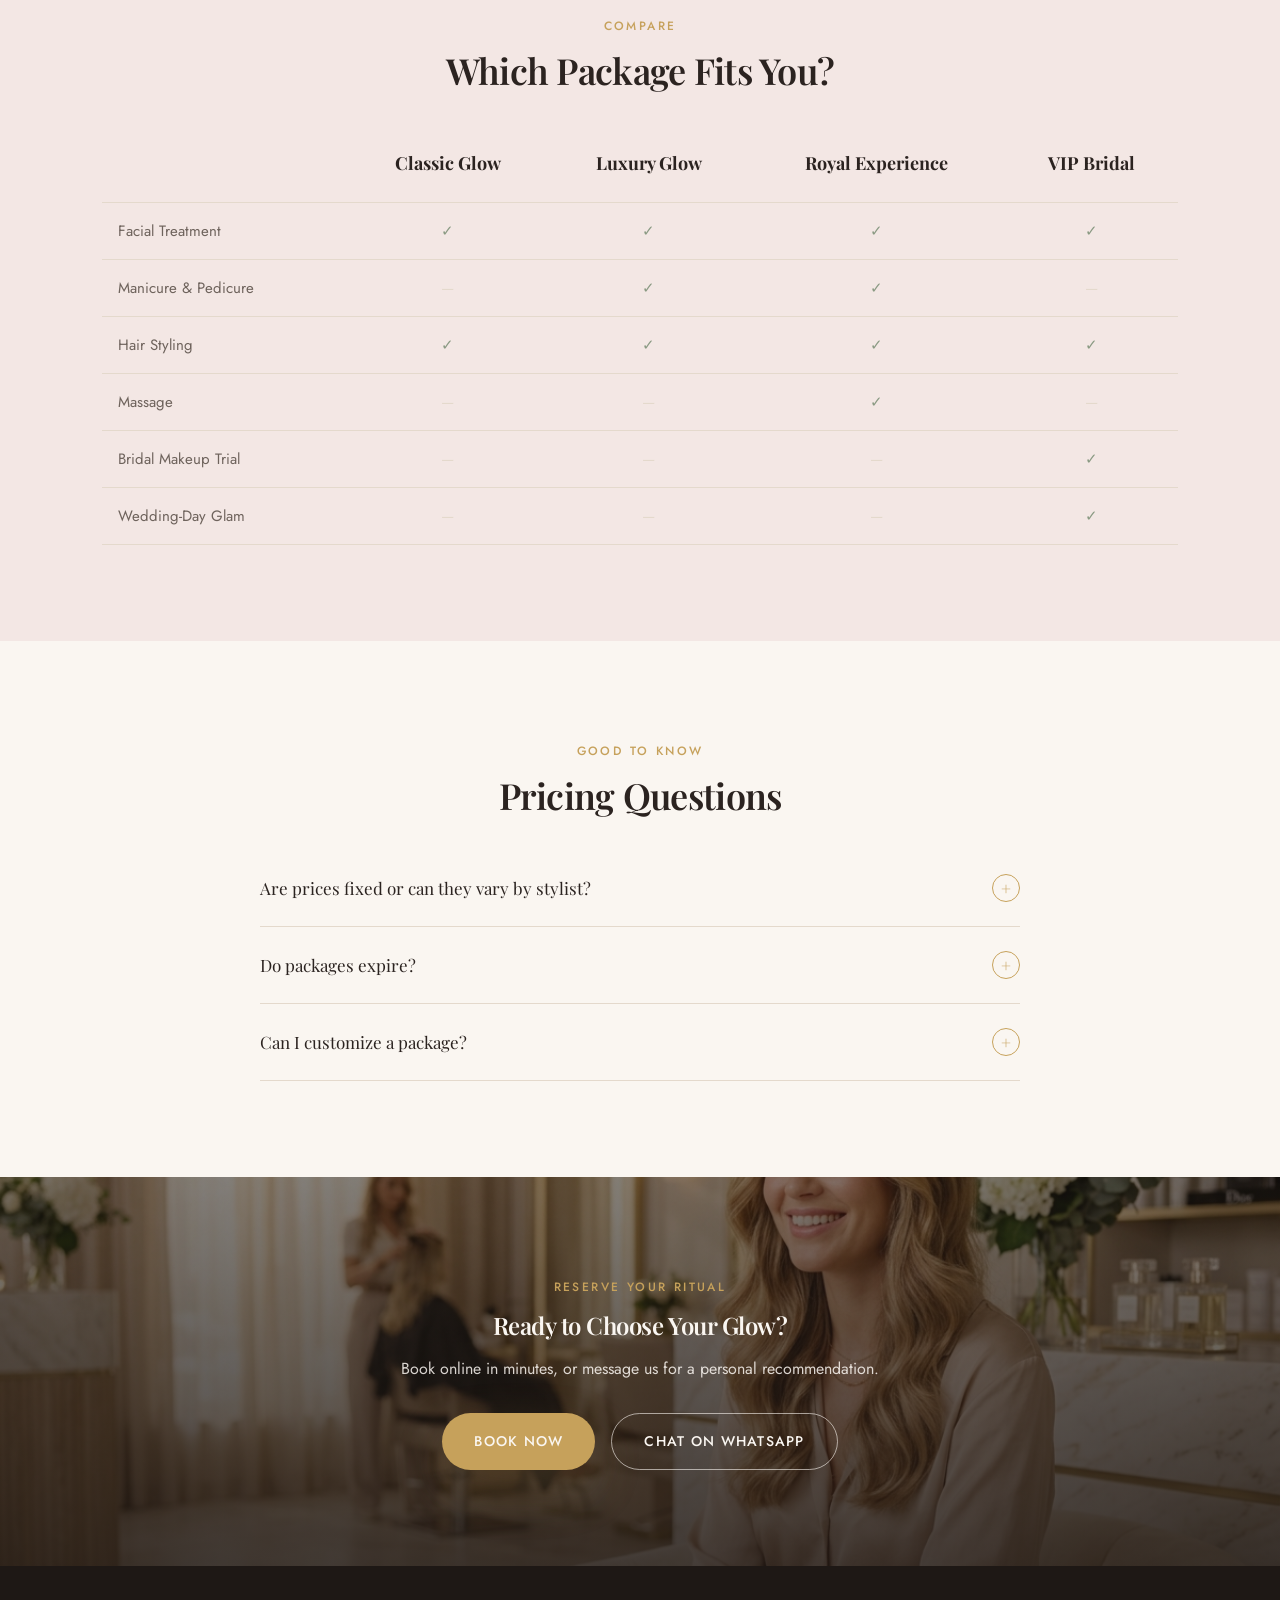
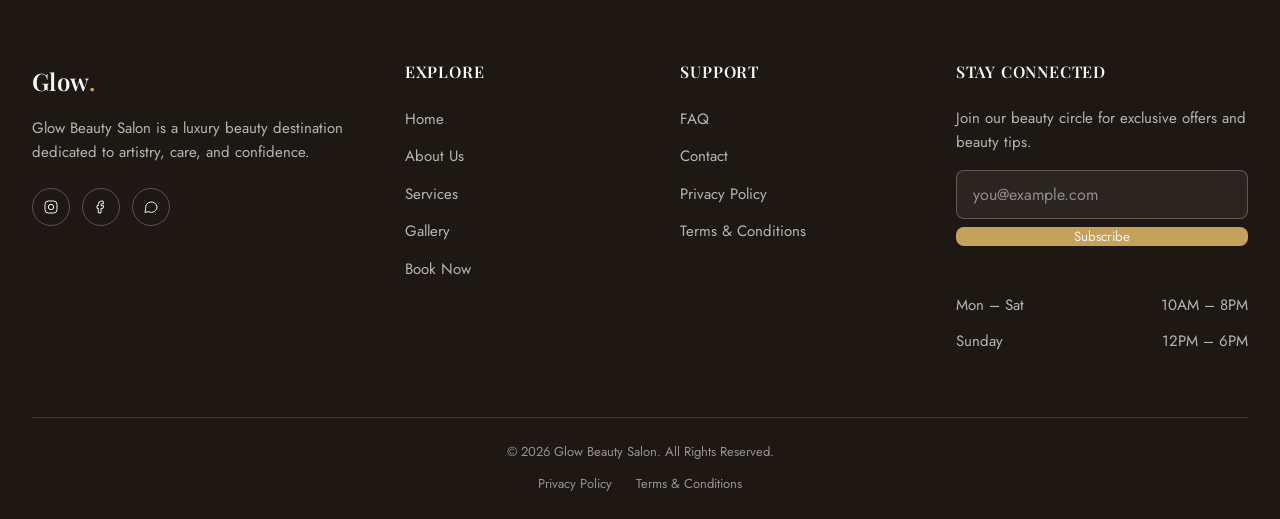
<file: pricing.html>
<!DOCTYPE html>
<html lang="en">
<head>
  <meta charset="UTF-8">
  <meta name="viewport" content="width=device-width, initial-scale=1.0">
  <title>Pricing &amp; Packages | Glow Beauty Salon — Luxury Beauty Packages</title>
  <meta name="description" content="Explore Glow Beauty Salon's pricing, curated beauty packages, VIP bridal packages, and membership plans. Transparent pricing for every luxury service.">
  <meta name="keywords" content="beauty salon pricing, bridal package price, luxury beauty packages, salon membership">
  <meta name="author" content="Glow Beauty Salon">
  <link rel="canonical" href="https://www.glowbeautysalon.com/pricing.html">

  <meta property="og:type" content="website">
  <meta property="og:title" content="Pricing &amp; Packages | Glow Beauty Salon">
  <meta property="og:description" content="Curated beauty packages designed to give you complete, head-to-toe radiance at exceptional value.">
  <meta property="og:image" content="assets/images/special-offer.jpeg">
  <meta property="og:url" content="https://www.glowbeautysalon.com/pricing.html">
  <meta name="twitter:card" content="summary_large_image">

  <link rel="preconnect" href="https://fonts.googleapis.com">
  <link rel="preconnect" href="https://fonts.gstatic.com" crossorigin>
  <link href="https://fonts.googleapis.com/css2?family=Playfair+Display:wght@500;600;700&family=Jost:wght@400;500;600&display=swap" rel="stylesheet">

  <link rel="stylesheet" href="assets/css/variables.css">
  <link rel="stylesheet" href="assets/css/style.css">
  <link rel="stylesheet" href="assets/css/animations.css">
  <link rel="stylesheet" href="assets/css/responsive.css">
</head>
<body>

  <a class="skip-link" href="#main-content">Skip to main content</a>

  <div class="loading-screen" role="status" aria-live="polite">
    <p class="loading-mark">Glow<span>.</span></p>
    <div class="loading-bar" aria-hidden="true"></div>
    <span class="visually-hidden">Loading Glow Beauty Salon</span>
  </div>

  <div class="scroll-progress" aria-hidden="true"></div>

  <header class="navbar">
    <div class="container">
      <a href="index.html" class="logo">Glow<span>.</span></a>
      <nav class="nav-links" aria-label="Primary navigation">
        <a href="index.html">Home</a>
        <a href="about.html">About</a>
        <a href="services.html">Services</a>
        <a href="pricing.html" class="is-active">Pricing</a>
        <a href="gallery.html">Gallery</a>
        <a href="testimonials.html">Testimonials</a>
        <a href="faq.html">FAQ</a>
        <a href="contact.html">Contact</a>
      </nav>
      <div class="nav-actions">
        <a href="appointment.html" class="btn btn-primary nav-cta">Book Now</a>
        <button class="hamburger" aria-label="Open menu" aria-expanded="false" aria-controls="mobile-menu">
          <span></span><span></span><span></span>
        </button>
      </div>
    </div>
  </header>

  <div class="mobile-menu" id="mobile-menu" aria-hidden="true">
    <button class="mobile-menu-close icon-btn" aria-label="Close menu">
      <svg width="18" height="18" viewBox="0 0 24 24" fill="none" stroke="currentColor" stroke-width="1.5"><line x1="4" y1="4" x2="20" y2="20"/><line x1="20" y1="4" x2="4" y2="20"/></svg>
    </button>
    <nav class="mobile-nav-links" aria-label="Mobile navigation">
      <a href="index.html">Home</a>
      <a href="about.html">About</a>
      <a href="services.html">Services</a>
      <a href="pricing.html">Pricing</a>
      <a href="gallery.html">Gallery</a>
      <a href="appointment.html">Appointment</a>
      <a href="testimonials.html">Testimonials</a>
      <a href="faq.html">FAQ</a>
      <a href="contact.html">Contact</a>
    </nav>
    <div class="mobile-menu-footer">
      <a href="appointment.html" class="btn btn-primary btn-block">Book Now</a>
      <div class="mobile-social">
        <a href="#" class="icon-btn" aria-label="Instagram"><svg width="18" height="18" viewBox="0 0 24 24" fill="none" stroke="currentColor" stroke-width="1.5"><rect x="3" y="3" width="18" height="18" rx="5"/><circle cx="12" cy="12" r="4"/></svg></a>
        <a href="#" class="icon-btn" aria-label="Facebook"><svg width="18" height="18" viewBox="0 0 24 24" fill="none" stroke="currentColor" stroke-width="1.5"><path d="M15 3h-2a5 5 0 0 0-5 5v2H6v4h2v7h4v-7h3l1-4h-4V8a1 1 0 0 1 1-1h3z"/></svg></a>
        <a href="https://wa.me/971581197208" class="icon-btn" aria-label="WhatsApp"><svg width="18" height="18" viewBox="0 0 24 24" fill="none" stroke="currentColor" stroke-width="1.5"><path d="M21 11.5a8.5 8.5 0 0 1-12.4 7.6L3 20l1-5.4A8.5 8.5 0 1 1 21 11.5z"/></svg></a>
      </div>
    </div>
  </div>

  <main id="main-content">

    <section class="page-hero">
      <div class="page-hero-bg" aria-hidden="true"><img src="assets/images/special-offer.jpeg" alt="" loading="eager"></div>
      <div class="page-hero-overlay" aria-hidden="true"></div>
      <div class="container">
        <div class="page-hero-content" data-reveal>
          <div class="breadcrumb"><a href="index.html">Home</a> / <span>Pricing</span></div>
          <h1>Indulge in More</h1>
          <p>Thoughtfully bundled rituals designed to give you complete, head-to-toe radiance at exceptional value.</p>
        </div>
      </div>
    </section>

    <!-- BEAUTY PACKAGES -->
    <section aria-labelledby="packages-title">
      <div class="container">
        <div class="section-header" data-reveal>
          <span class="eyebrow">Beauty Packages</span>
          <h2 id="packages-title" class="section-title">Choose Your Glow</h2>
        </div>
        <div class="packages-grid">
          <div class="package-card" data-reveal data-reveal-delay="1">
            <h3>Classic Glow</h3>
            <p>Your everyday essentials, elevated — signature facial, express manicure, and blow-dry styling.</p>
            <a href="appointment.html" class="btn btn-secondary">Book Classic Glow</a>
          </div>
          <div class="package-card is-featured" data-reveal data-reveal-delay="2">
            <span class="package-badge">Most Popular</span>
            <h3>Luxury Glow</h3>
            <p>A deeper, more indulgent experience — Hydrafacial, full manicure &amp; pedicure, and a professional blowout.</p>
            <a href="appointment.html" class="btn btn-primary">Book Luxury Glow</a>
          </div>
          <div class="package-card" data-reveal data-reveal-delay="3" id="royal">
            <h3>Royal Beauty Experience</h3>
            <p>The ultimate head-to-toe indulgence — facial, hair treatment, styling, manicure, pedicure, and massage.</p>
            <a href="appointment.html" class="btn btn-secondary">Reserve the Royal Experience</a>
          </div>
          <div class="package-card" data-reveal data-reveal-delay="4" id="bridal">
            <h3>VIP Bridal Package</h3>
            <p>Radiance, reserved for your most important day — trials, skin-prep facials, and full wedding-day glam.</p>
            <a href="appointment.html" class="btn btn-secondary">Reserve Your Bridal Package</a>
          </div>
        </div>
      </div>
    </section>

    <!-- FULL PRICE LIST -->
    <section class="section--alt" aria-labelledby="price-list-title">
      <div class="container container--narrow">
        <div class="section-header" data-reveal>
          <span class="eyebrow">Full Price List</span>
          <h2 id="price-list-title" class="section-title">Transparent, Always</h2>
        </div>
        <div class="pricing-table-wrap" data-reveal>
          <table class="pricing-table">
            <thead>
              <tr><th>Service</th><th>Duration</th><th>Price From</th></tr>
            </thead>
            <tbody>
              <tr><td>Hair Styling</td><td>45 min</td><td class="price">$65</td></tr>
              <tr><td>Hair Coloring</td><td>90 min</td><td class="price">$120</td></tr>
              <tr><td>Hair Treatment</td><td>60 min</td><td class="price">$85</td></tr>
              <tr><td>Bridal Makeup</td><td>90 min</td><td class="price">$220</td></tr>
              <tr><td>Everyday Makeup</td><td>45 min</td><td class="price">$70</td></tr>
              <tr><td>Facial Treatment</td><td>60 min</td><td class="price">$95</td></tr>
              <tr><td>Hydrafacial</td><td>45 min</td><td class="price">$140</td></tr>
              <tr><td>Manicure</td><td>40 min</td><td class="price">$45</td></tr>
              <tr><td>Pedicure</td><td>50 min</td><td class="price">$55</td></tr>
              <tr><td>Eyelash Extensions</td><td>90 min</td><td class="price">$130</td></tr>
              <tr><td>Eyebrow Shaping</td><td>20 min</td><td class="price">$30</td></tr>
              <tr><td>Waxing</td><td>30 min</td><td class="price">$40</td></tr>
              <tr><td>Threading</td><td>15 min</td><td class="price">$20</td></tr>
              <tr><td>Massage</td><td>60 min</td><td class="price">$110</td></tr>
              <tr><td>Moroccan Bath</td><td>75 min</td><td class="price">$135</td></tr>
              <tr><td>Spa Treatment</td><td>90 min</td><td class="price">$160</td></tr>
            </tbody>
          </table>
        </div>
      </div>
    </section>

    <!-- MEMBERSHIP PLANS -->
    <section aria-labelledby="membership-title">
      <div class="container">
        <div class="section-header" data-reveal>
          <span class="eyebrow">Membership</span>
          <h2 id="membership-title" class="section-title">Make Your Glow a Habit</h2>
          <p class="section-subtitle">Join our membership program and enjoy priority booking, exclusive pricing, and monthly perks.</p>
        </div>
        <div class="membership-grid">
          <div class="membership-card" data-reveal data-reveal-delay="1">
            <h3>Silver Glow</h3>
            <p class="price-tag">$89<span>/mo</span></p>
            <ul>
              <li><svg width="16" height="16" viewBox="0 0 24 24" fill="none" stroke="currentColor" stroke-width="1.5"><path d="M20 6L9 17l-5-5"/></svg> 1 signature facial monthly</li>
              <li><svg width="16" height="16" viewBox="0 0 24 24" fill="none" stroke="currentColor" stroke-width="1.5"><path d="M20 6L9 17l-5-5"/></svg> 10% off additional services</li>
              <li><svg width="16" height="16" viewBox="0 0 24 24" fill="none" stroke="currentColor" stroke-width="1.5"><path d="M20 6L9 17l-5-5"/></svg> Priority booking</li>
            </ul>
            <a href="appointment.html" class="btn btn-secondary btn-block">Join Silver</a>
          </div>
          <div class="membership-card is-featured" data-reveal data-reveal-delay="2" style="border-color: var(--color-primary); box-shadow: var(--shadow-luxury); position: relative;">
            <span class="package-badge">Best Value</span>
            <h3>Gold Glow</h3>
            <p class="price-tag">$159<span>/mo</span></p>
            <ul>
              <li><svg width="16" height="16" viewBox="0 0 24 24" fill="none" stroke="currentColor" stroke-width="1.5"><path d="M20 6L9 17l-5-5"/></svg> 1 facial + 1 manicure monthly</li>
              <li><svg width="16" height="16" viewBox="0 0 24 24" fill="none" stroke="currentColor" stroke-width="1.5"><path d="M20 6L9 17l-5-5"/></svg> 15% off additional services</li>
              <li><svg width="16" height="16" viewBox="0 0 24 24" fill="none" stroke="currentColor" stroke-width="1.5"><path d="M20 6L9 17l-5-5"/></svg> Priority booking + birthday gift</li>
            </ul>
            <a href="appointment.html" class="btn btn-primary btn-block">Join Gold</a>
          </div>
          <div class="membership-card" data-reveal data-reveal-delay="3">
            <h3>Platinum Glow</h3>
            <p class="price-tag">$249<span>/mo</span></p>
            <ul>
              <li><svg width="16" height="16" viewBox="0 0 24 24" fill="none" stroke="currentColor" stroke-width="1.5"><path d="M20 6L9 17l-5-5"/></svg> Facial + mani-pedi + blowout monthly</li>
              <li><svg width="16" height="16" viewBox="0 0 24 24" fill="none" stroke="currentColor" stroke-width="1.5"><path d="M20 6L9 17l-5-5"/></svg> 20% off additional services</li>
              <li><svg width="16" height="16" viewBox="0 0 24 24" fill="none" stroke="currentColor" stroke-width="1.5"><path d="M20 6L9 17l-5-5"/></svg> Dedicated VIP concierge</li>
            </ul>
            <a href="appointment.html" class="btn btn-secondary btn-block">Join Platinum</a>
          </div>
        </div>
      </div>
    </section>

    <!-- PACKAGE COMPARISON -->
    <section class="section--alt" aria-labelledby="comparison-title">
      <div class="container container--narrow">
        <div class="section-header" data-reveal>
          <span class="eyebrow">Compare</span>
          <h2 id="comparison-title" class="section-title">Which Package Fits You?</h2>
        </div>
        <div class="comparison-table-wrap" data-reveal>
          <table class="comparison-table">
            <thead>
              <tr>
                <th></th>
                <th>Classic Glow</th>
                <th>Luxury Glow</th>
                <th>Royal Experience</th>
                <th>VIP Bridal</th>
              </tr>
            </thead>
            <tbody>
              <tr><td>Facial Treatment</td><td class="check">✓</td><td class="check">✓</td><td class="check">✓</td><td class="check">✓</td></tr>
              <tr><td>Manicure &amp; Pedicure</td><td class="dash">—</td><td class="check">✓</td><td class="check">✓</td><td class="dash">—</td></tr>
              <tr><td>Hair Styling</td><td class="check">✓</td><td class="check">✓</td><td class="check">✓</td><td class="check">✓</td></tr>
              <tr><td>Massage</td><td class="dash">—</td><td class="dash">—</td><td class="check">✓</td><td class="dash">—</td></tr>
              <tr><td>Bridal Makeup Trial</td><td class="dash">—</td><td class="dash">—</td><td class="dash">—</td><td class="check">✓</td></tr>
              <tr><td>Wedding-Day Glam</td><td class="dash">—</td><td class="dash">—</td><td class="dash">—</td><td class="check">✓</td></tr>
            </tbody>
          </table>
        </div>
      </div>
    </section>

    <!-- FAQ -->
    <section aria-labelledby="pricing-faq-title">
      <div class="container container--narrow">
        <div class="section-header" data-reveal>
          <span class="eyebrow">Good to Know</span>
          <h2 id="pricing-faq-title" class="section-title">Pricing Questions</h2>
        </div>
        <div class="faq-list" data-reveal>
          <div class="faq-item">
            <button class="faq-question" aria-expanded="false">Are prices fixed or can they vary by stylist?<span class="faq-icon" aria-hidden="true">+</span></button>
            <div class="faq-answer"><p>Prices listed are starting rates; select senior stylists may have a slightly adjusted rate, always confirmed before your appointment.</p></div>
          </div>
          <div class="faq-item">
            <button class="faq-question" aria-expanded="false">Do packages expire?<span class="faq-icon" aria-hidden="true">+</span></button>
            <div class="faq-answer"><p>Beauty packages are valid for 3 months from purchase; membership plans renew monthly and can be paused or cancelled anytime.</p></div>
          </div>
          <div class="faq-item">
            <button class="faq-question" aria-expanded="false">Can I customize a package?<span class="faq-icon" aria-hidden="true">+</span></button>
            <div class="faq-answer"><p>Absolutely — message us on WhatsApp and our team will help tailor a package to your needs.</p></div>
          </div>
        </div>
      </div>
    </section>

    <!-- BOOKING CTA -->
    <section class="final-cta" aria-labelledby="pricing-cta-title">
      <div class="final-cta-bg" aria-hidden="true"><img src="assets/images/booking-cta-banner.jpeg" alt="" loading="lazy"></div>
      <div class="final-cta-overlay" aria-hidden="true"></div>
      <div class="container">
        <div class="final-cta-content" data-reveal>
          <span class="eyebrow">Reserve Your Ritual</span>
          <h2 id="pricing-cta-title">Ready to Choose Your Glow?</h2>
          <p>Book online in minutes, or message us for a personal recommendation.</p>
          <div class="final-cta-actions">
            <a href="appointment.html" class="btn btn-primary">Book Now</a>
            <a href="https://wa.me/971581197208" class="btn btn-outline-light">Chat on WhatsApp</a>
          </div>
        </div>
      </div>
    </section>

  </main>

  <footer class="footer" id="contact">
    <div class="container">
      <div class="footer-grid">
        <div class="footer-brand">
          <a href="index.html" class="logo">Glow<span>.</span></a>
          <p>Glow Beauty Salon is a luxury beauty destination dedicated to artistry, care, and confidence.</p>
          <div class="footer-social">
            <a href="#" class="icon-btn" aria-label="Instagram" style="background:transparent;box-shadow:none;color:inherit;"><svg width="16" height="16" viewBox="0 0 24 24" fill="none" stroke="currentColor" stroke-width="1.5"><rect x="3" y="3" width="18" height="18" rx="5"/><circle cx="12" cy="12" r="4"/></svg></a>
            <a href="#" class="icon-btn" aria-label="Facebook" style="background:transparent;box-shadow:none;color:inherit;"><svg width="16" height="16" viewBox="0 0 24 24" fill="none" stroke="currentColor" stroke-width="1.5"><path d="M15 3h-2a5 5 0 0 0-5 5v2H6v4h2v7h4v-7h3l1-4h-4V8a1 1 0 0 1 1-1h3z"/></svg></a>
            <a href="https://wa.me/971581197208" class="icon-btn" aria-label="WhatsApp" style="background:transparent;box-shadow:none;color:inherit;"><svg width="16" height="16" viewBox="0 0 24 24" fill="none" stroke="currentColor" stroke-width="1.5"><path d="M21 11.5a8.5 8.5 0 0 1-12.4 7.6L3 20l1-5.4A8.5 8.5 0 1 1 21 11.5z"/></svg></a>
          </div>
        </div>
        <div class="footer-col">
          <h4>Explore</h4>
          <ul>
            <li><a href="index.html">Home</a></li>
            <li><a href="about.html">About Us</a></li>
            <li><a href="services.html">Services</a></li>
            <li><a href="gallery.html">Gallery</a></li>
            <li><a href="appointment.html">Book Now</a></li>
          </ul>
        </div>
        <div class="footer-col">
          <h4>Support</h4>
          <ul>
            <li><a href="faq.html">FAQ</a></li>
            <li><a href="contact.html">Contact</a></li>
            <li><a href="privacy-policy.html">Privacy Policy</a></li>
            <li><a href="terms-conditions.html">Terms &amp; Conditions</a></li>
          </ul>
        </div>
        <div class="footer-col footer-newsletter">
          <h4>Stay Connected</h4>
          <p>Join our beauty circle for exclusive offers and beauty tips.</p>
          <form class="newsletter-form" novalidate>
            <label for="newsletter-email" class="visually-hidden">Email address</label>
            <input type="email" id="newsletter-email" placeholder="you@example.com" required autocomplete="email">
            <button type="submit">Subscribe</button>
          </form>
          <p class="newsletter-note" role="status"></p>
          <ul class="footer-hours" style="margin-top: var(--space-6);">
            <li><span>Mon – Sat</span><span>10AM – 8PM</span></li>
            <li><span>Sunday</span><span>12PM – 6PM</span></li>
          </ul>
        </div>
      </div>
      <div class="footer-bottom">
        <span>© 2026 Glow Beauty Salon. All Rights Reserved.</span>
        <div class="footer-legal">
          <a href="privacy-policy.html">Privacy Policy</a>
          <a href="terms-conditions.html">Terms &amp; Conditions</a>
        </div>
      </div>
    </div>
  </footer>

  <a href="https://wa.me/971581197208" class="whatsapp-float" aria-label="Chat with Glow Beauty Salon on WhatsApp" target="_blank" rel="noopener">
    <svg width="26" height="26" viewBox="0 0 24 24" fill="none" stroke="currentColor" stroke-width="1.5"><path d="M21 11.5a8.5 8.5 0 0 1-12.4 7.6L3 20l1-5.4A8.5 8.5 0 1 1 21 11.5z"/></svg>
  </a>

  <button class="icon-btn back-to-top" aria-label="Back to top">
    <svg width="18" height="18" viewBox="0 0 24 24" fill="none" stroke="currentColor" stroke-width="1.5"><path d="M12 19V5"/><path d="M5 12l7-7 7 7"/></svg>
  </button>

  <script src="assets/js/main.js"></script>
  <script src="assets/js/animations.js"></script>
</body>
</html>
</file>
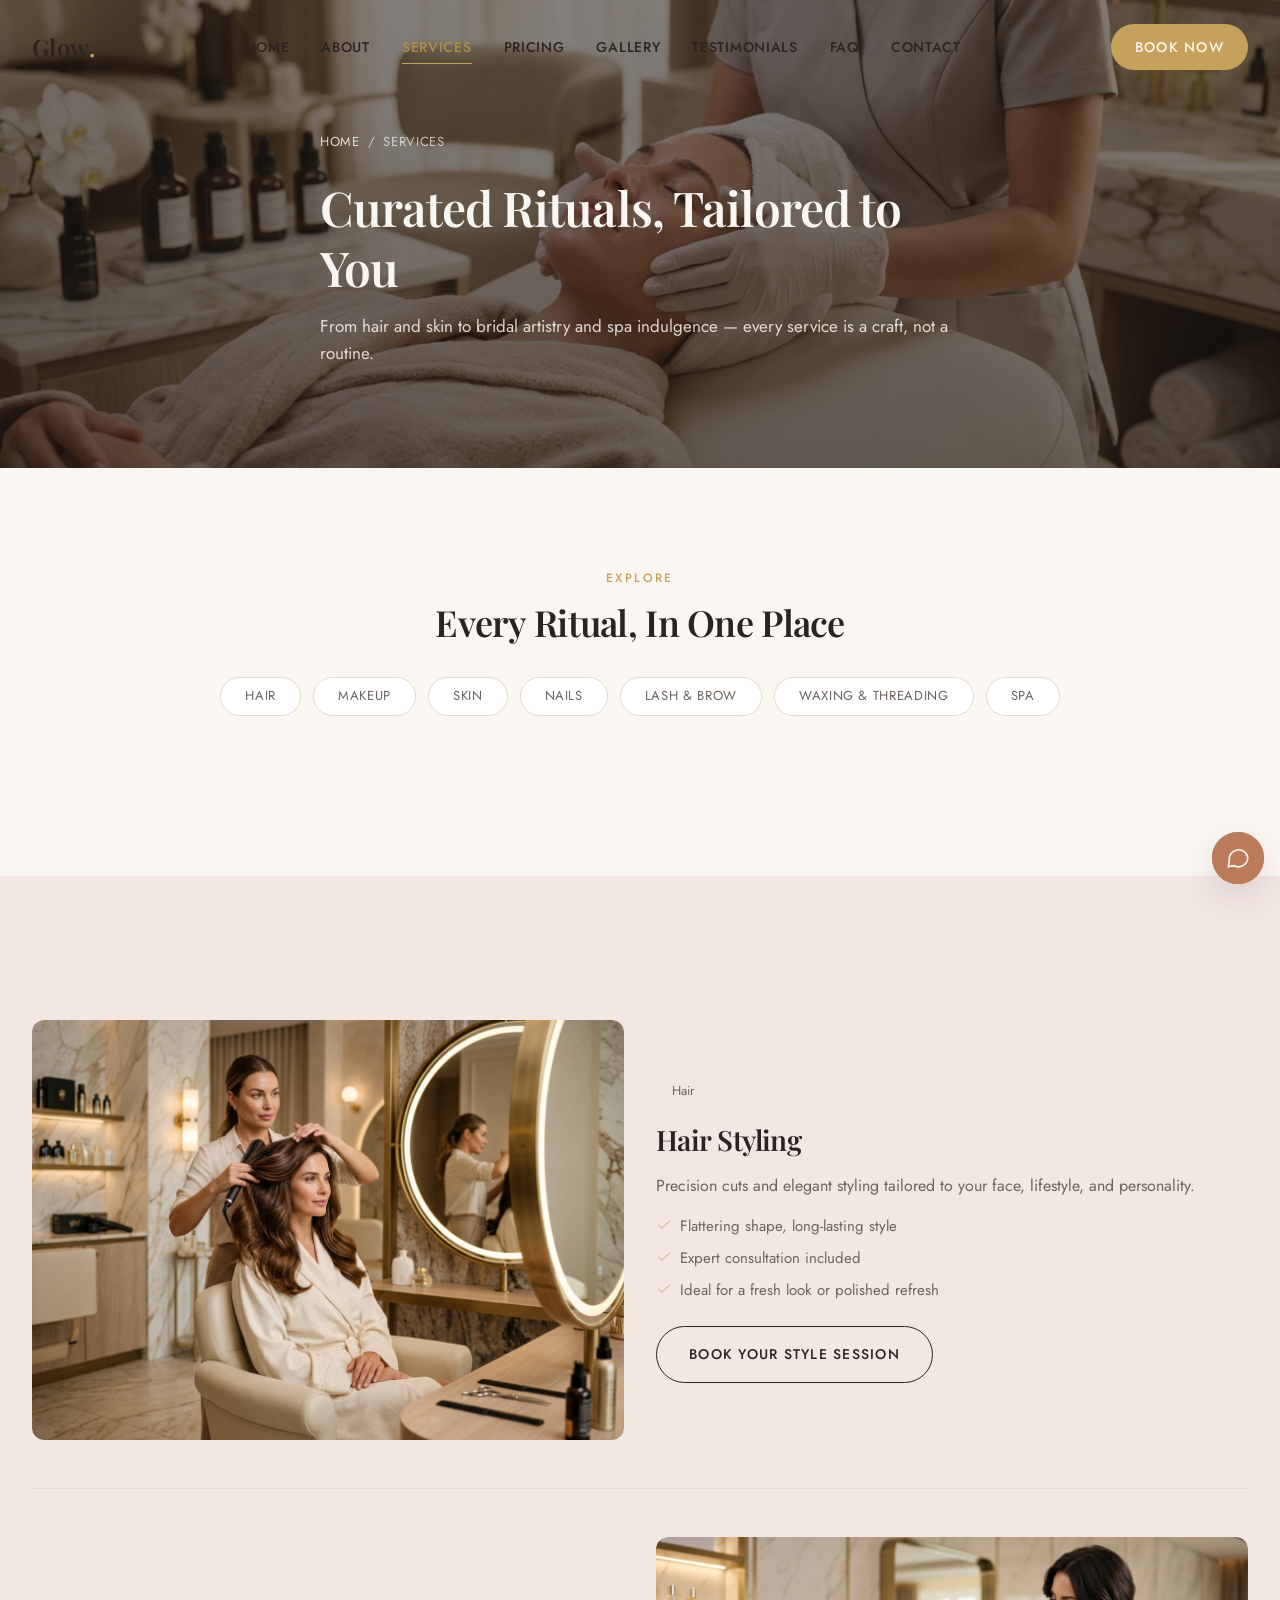
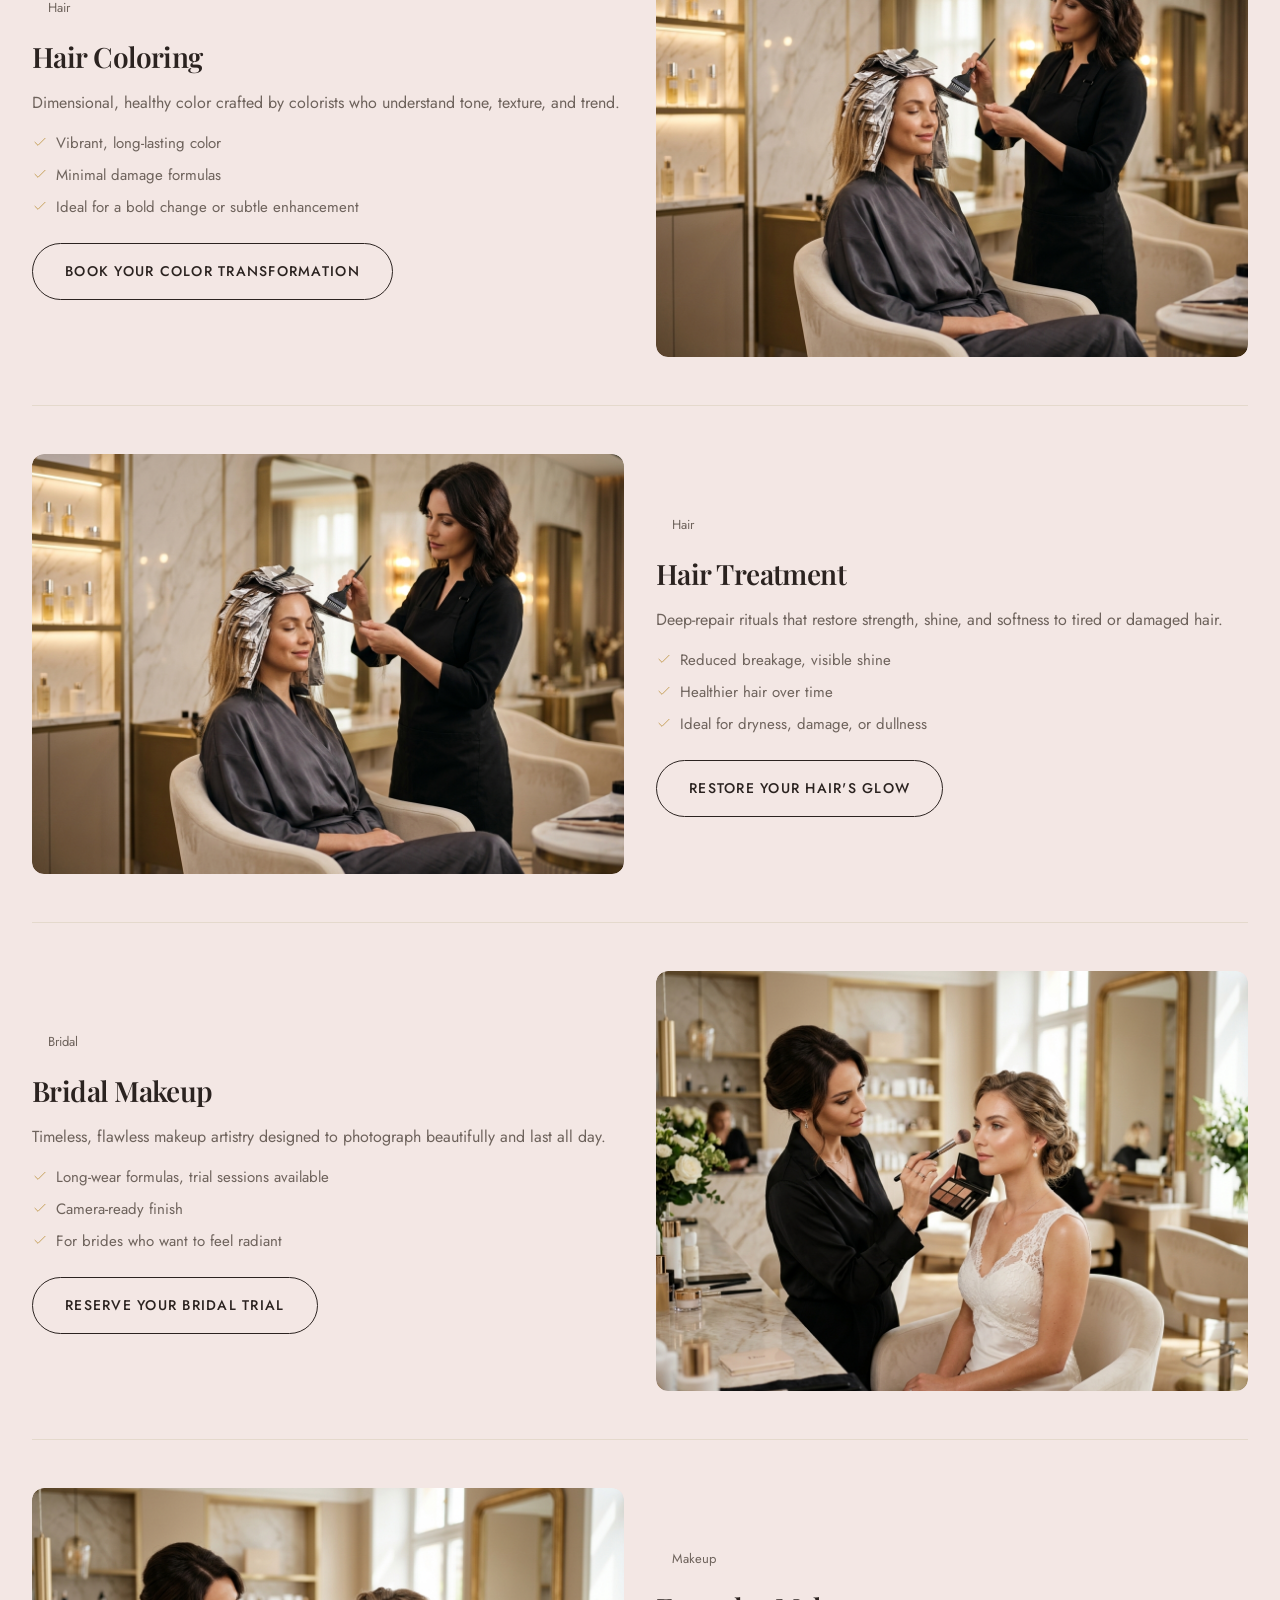
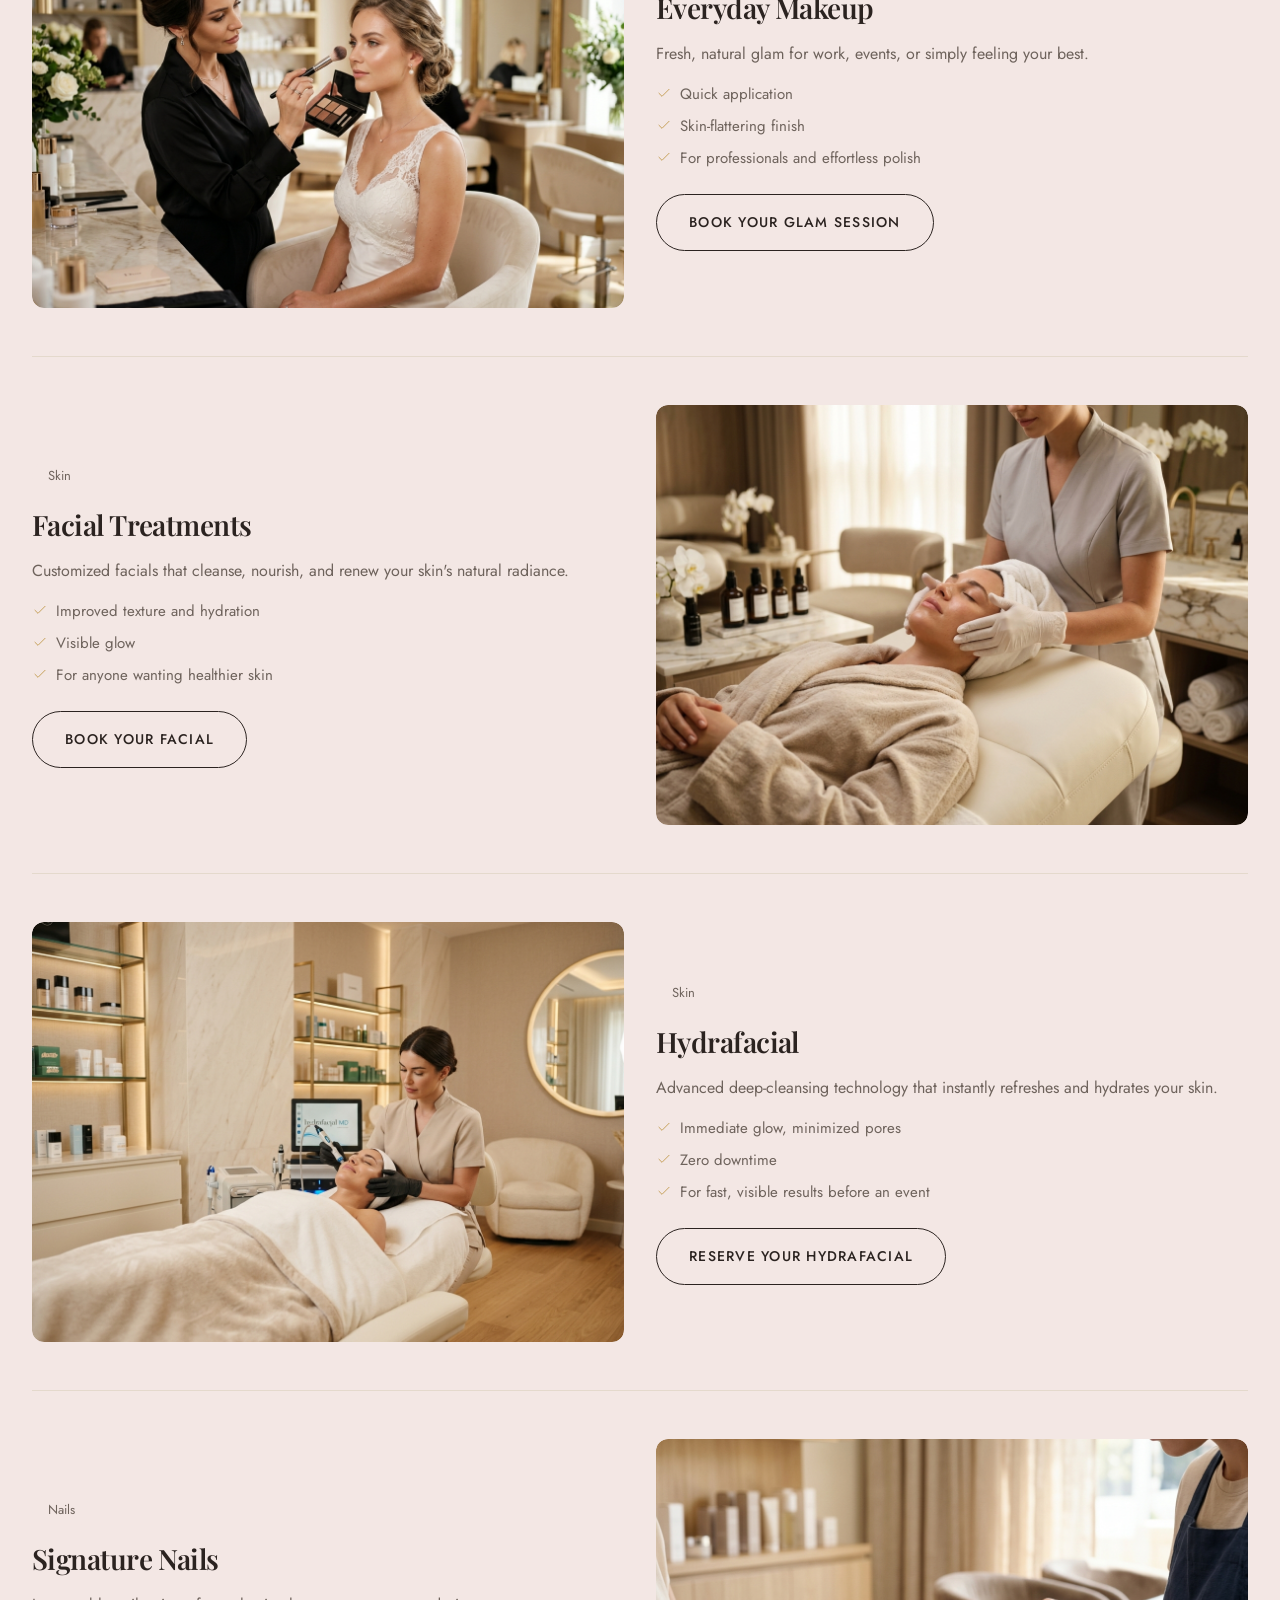
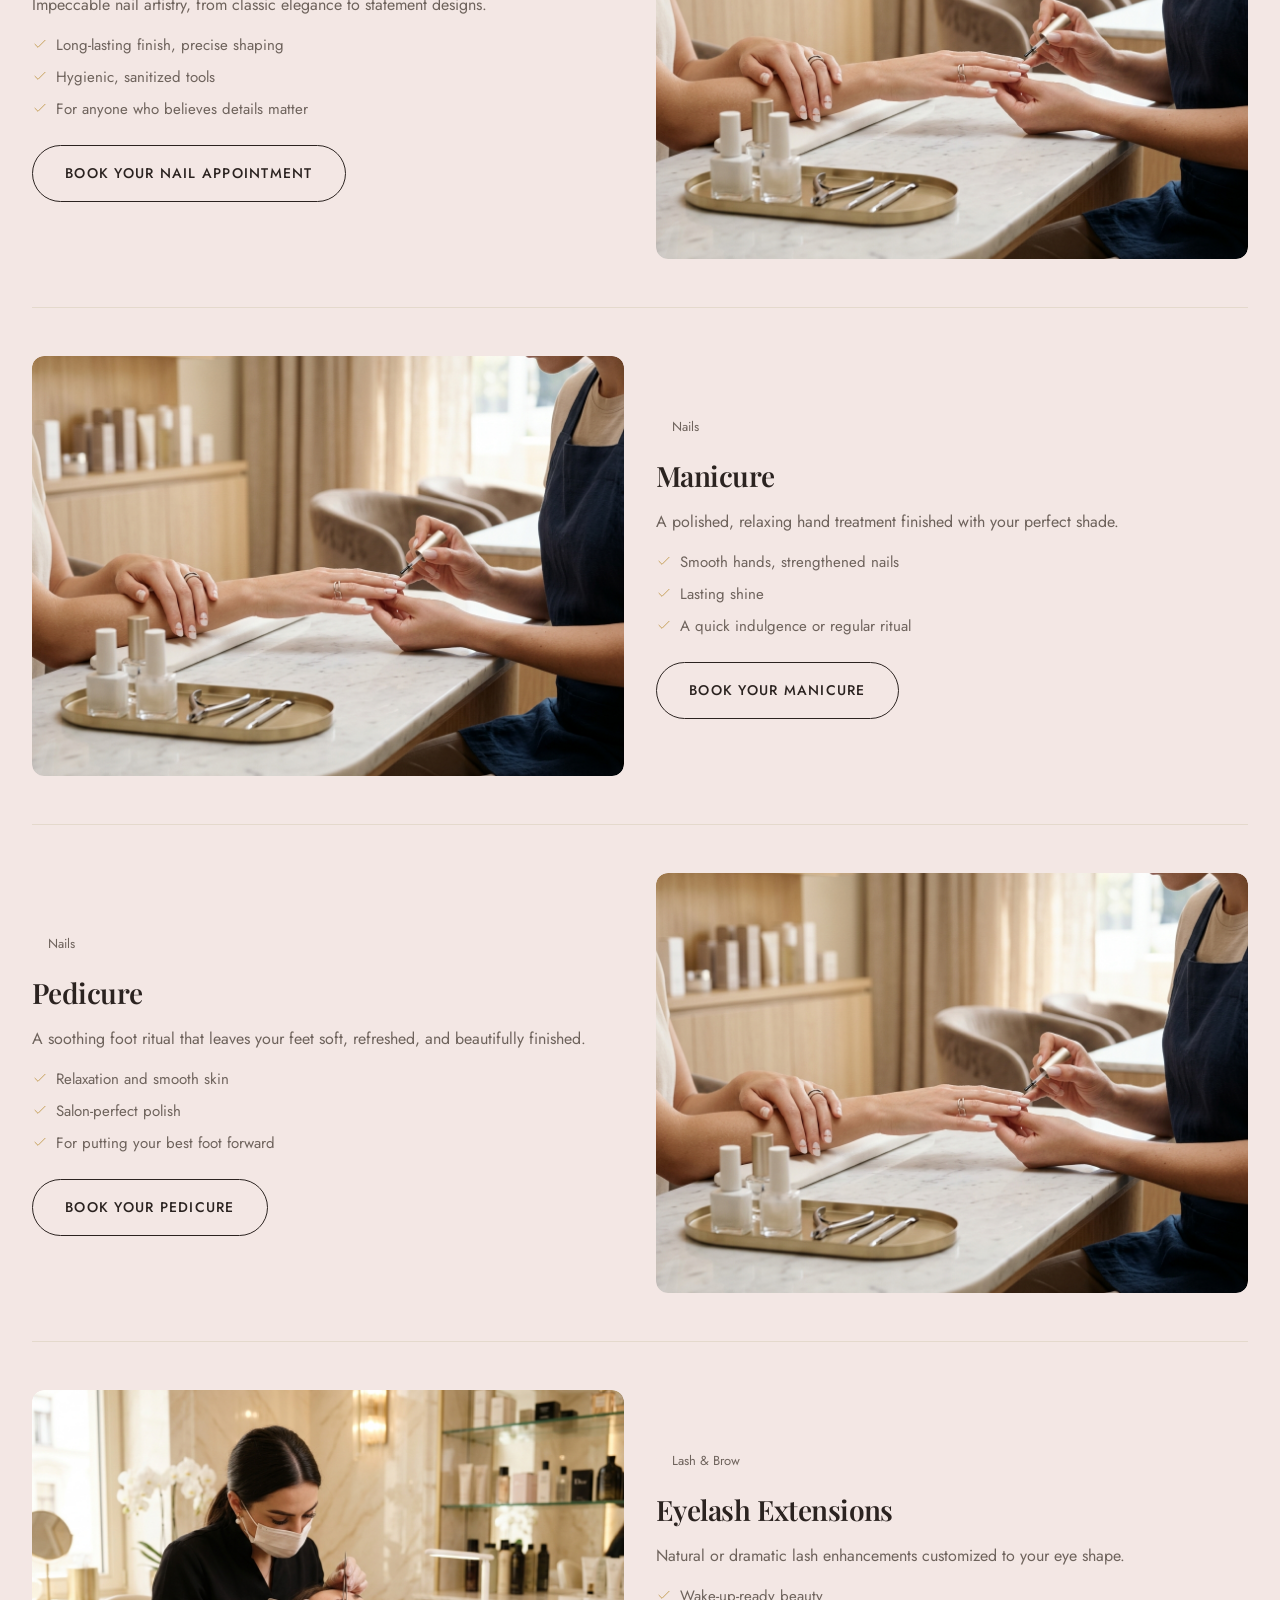
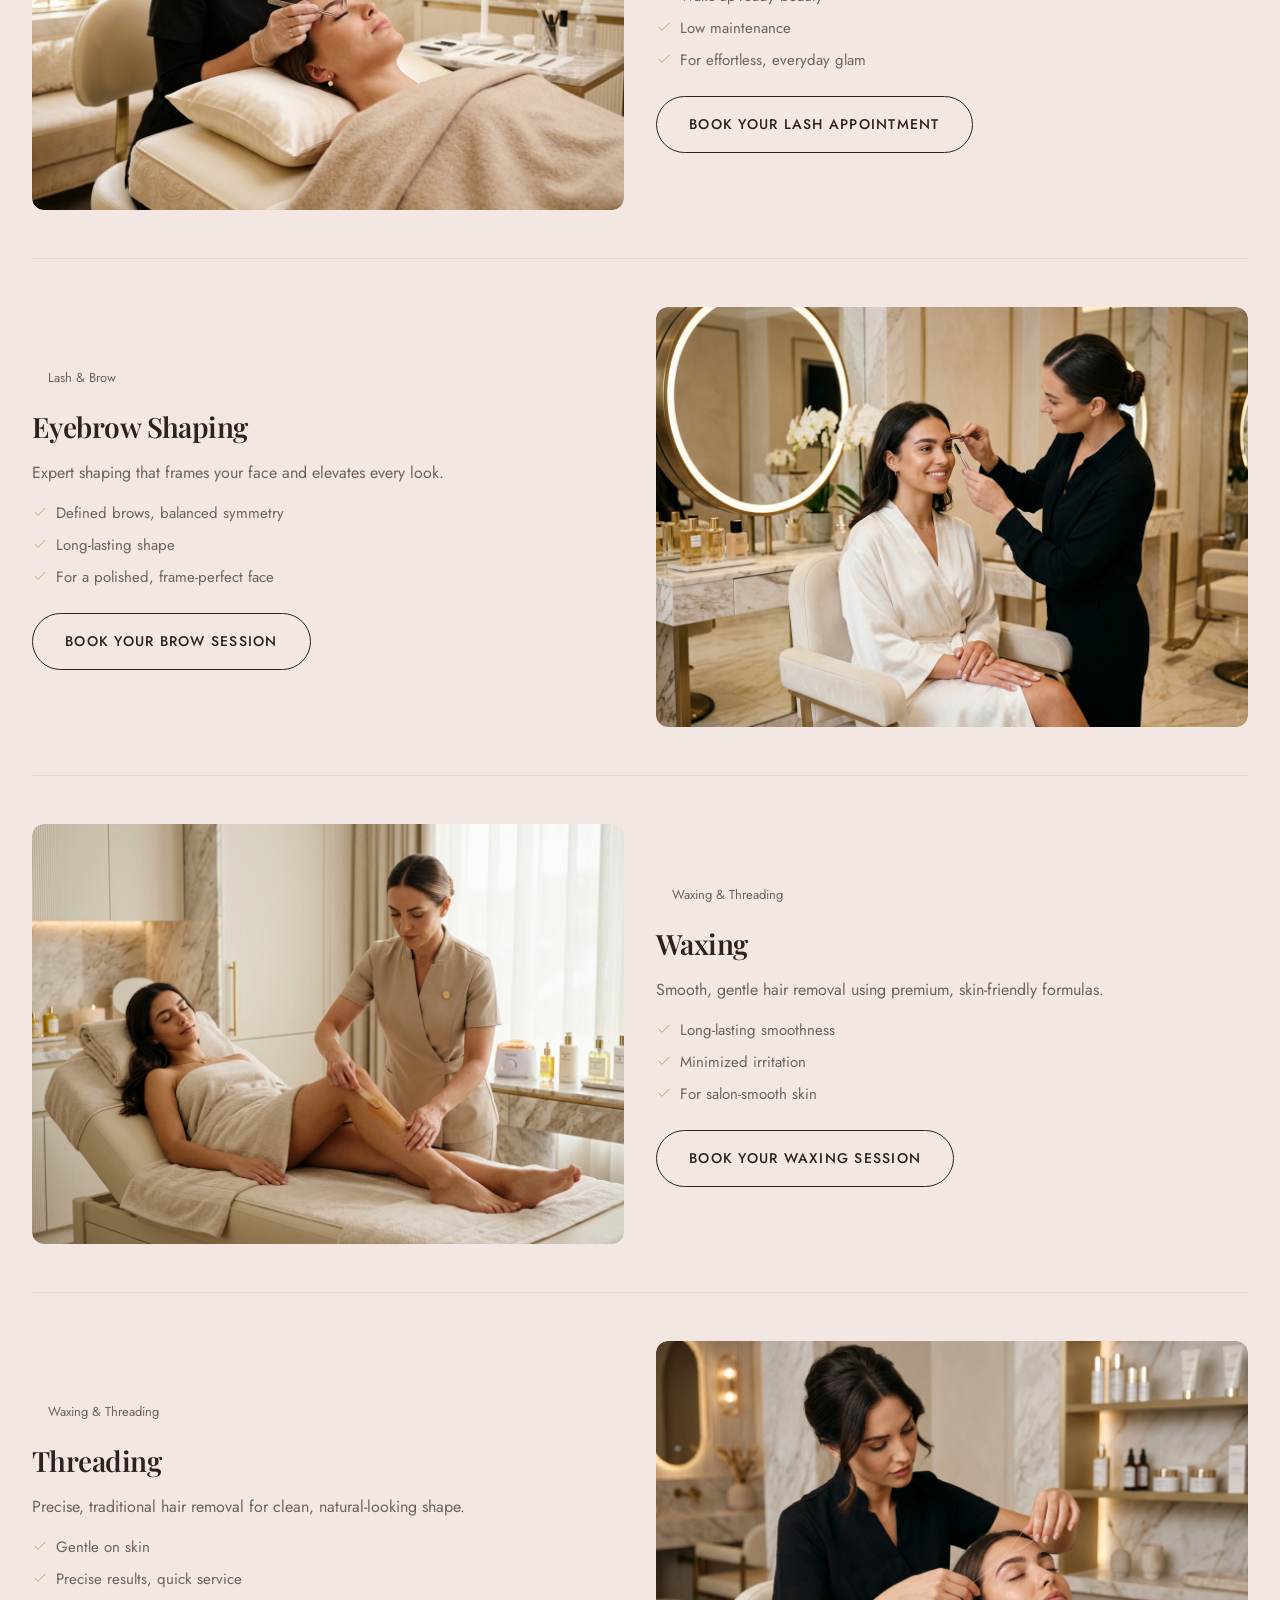
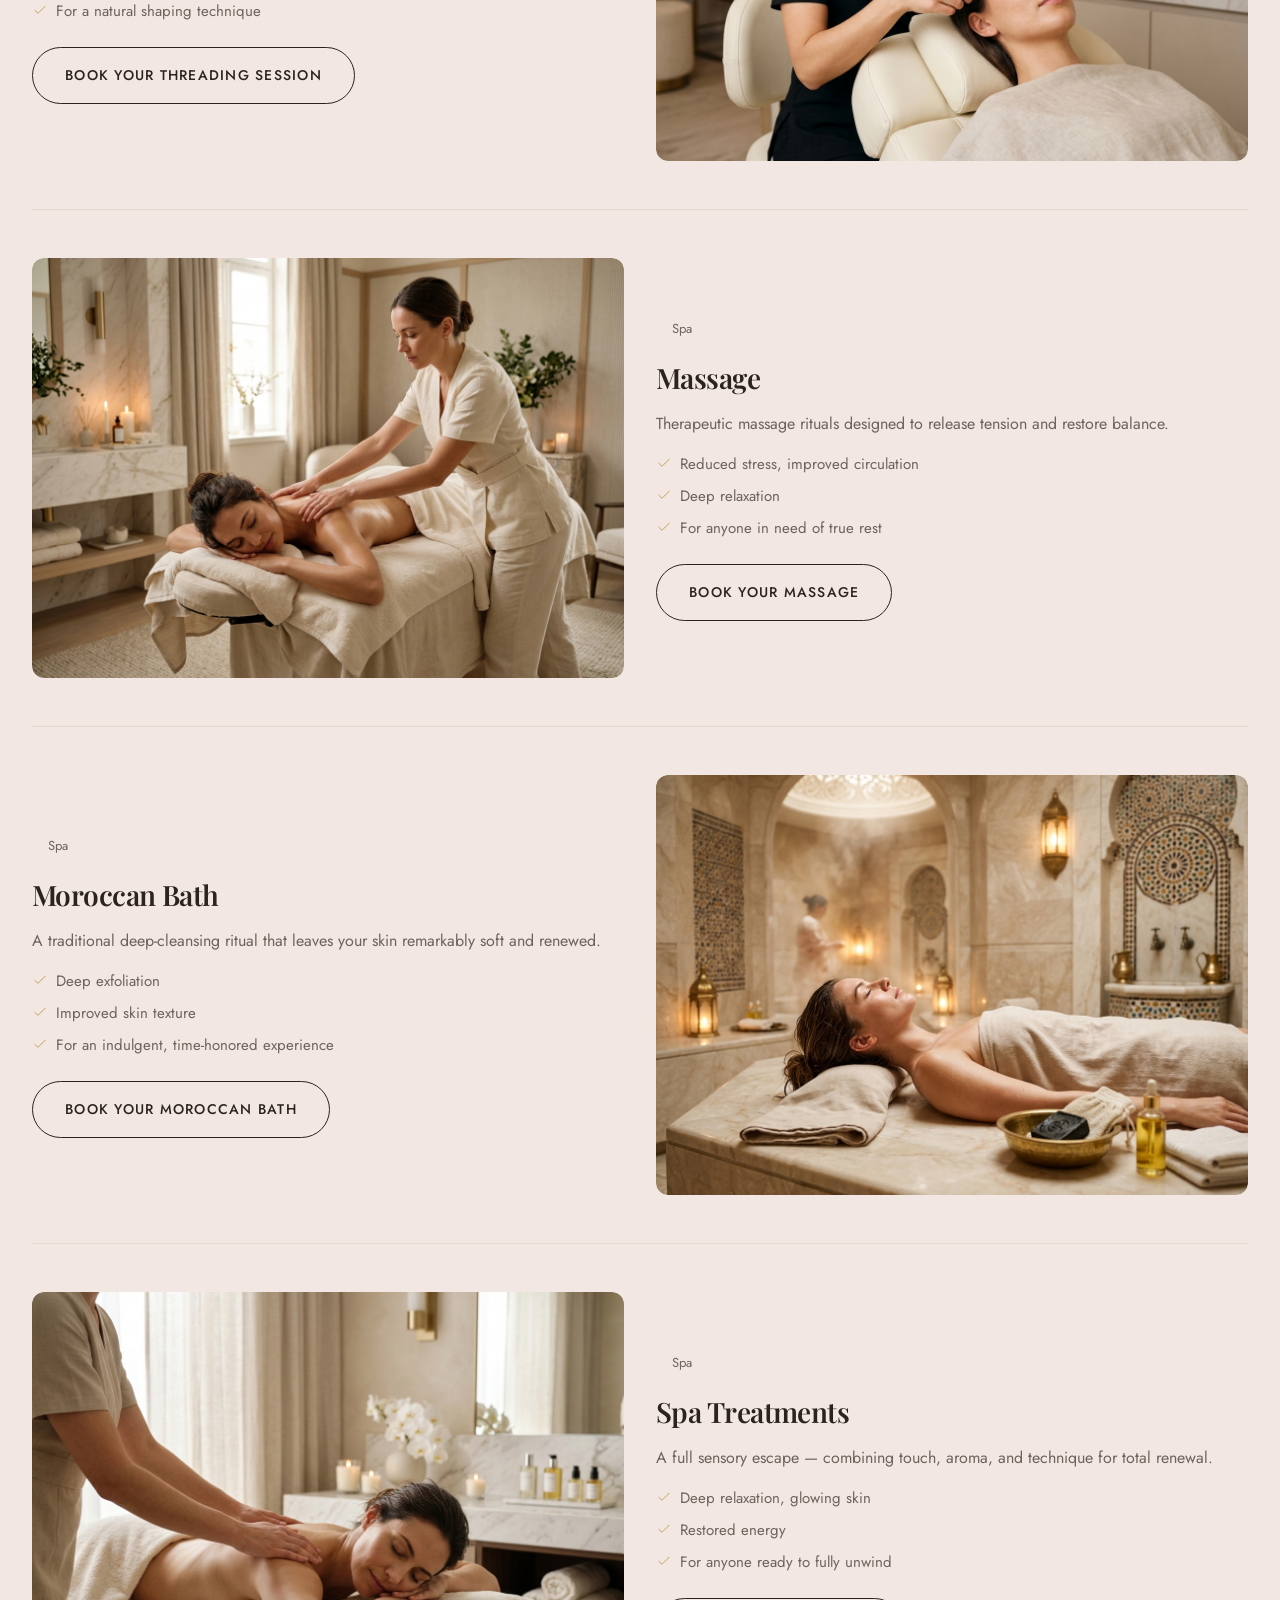
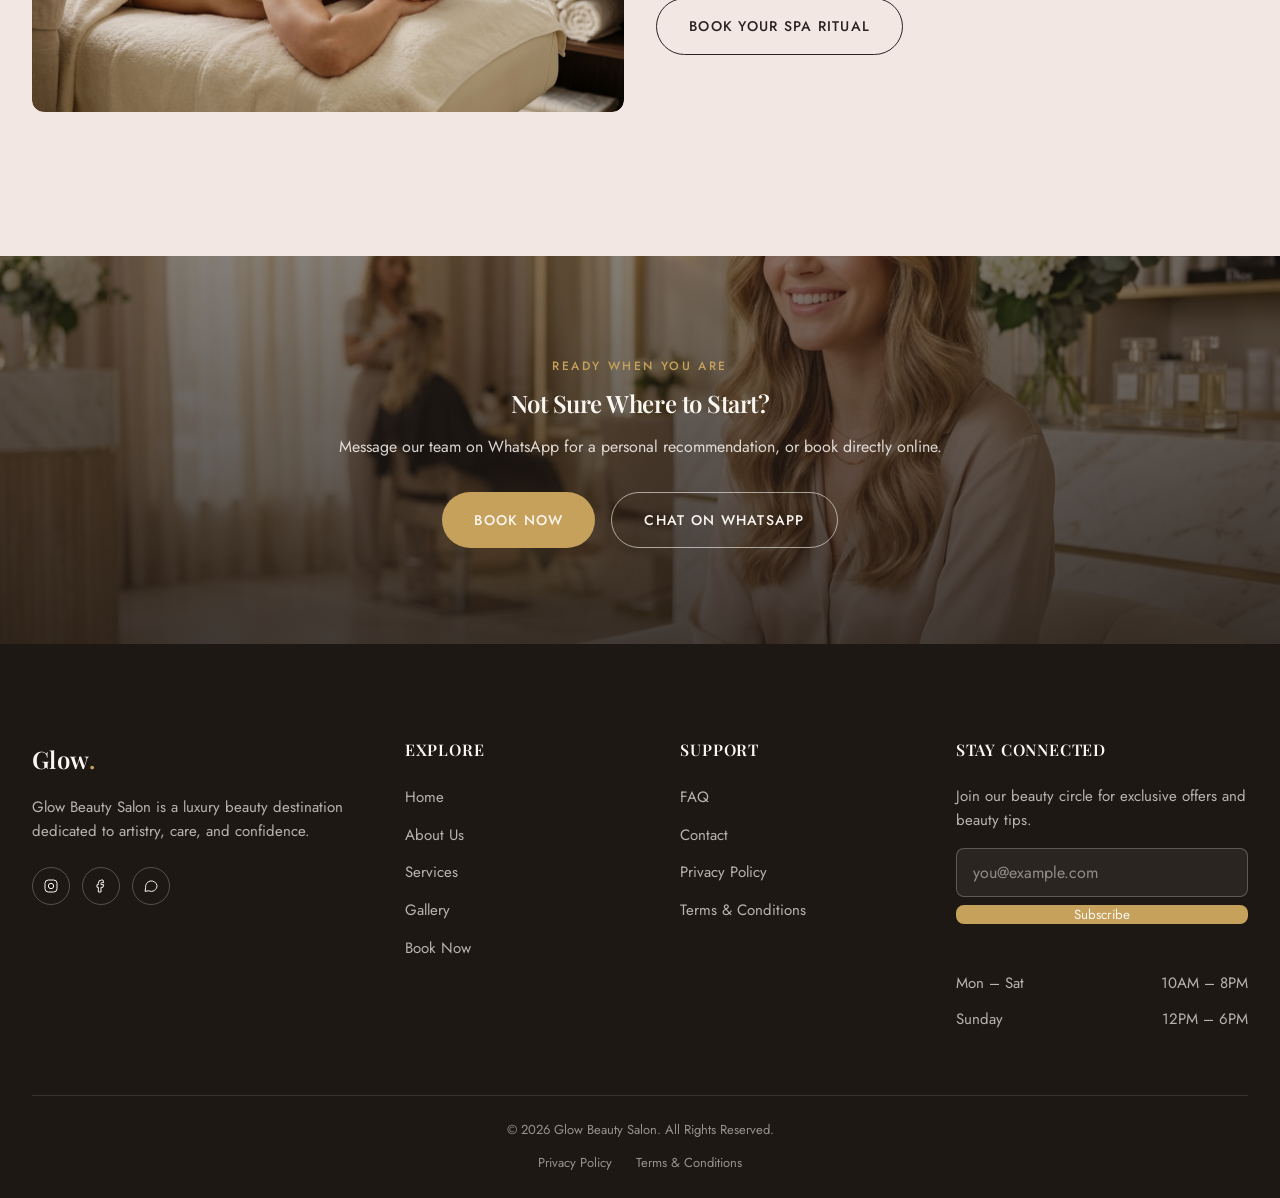
<file: services.html>
<!DOCTYPE html>
<html lang="en">
<head>
  <meta charset="UTF-8">
  <meta name="viewport" content="width=device-width, initial-scale=1.0">
  <title>Services | Glow Beauty Salon — Hair, Skin, Makeup, Nails &amp; Spa</title>
  <meta name="description" content="Explore the full range of luxury services at Glow Beauty Salon — hair, coloring, bridal makeup, facials, Hydrafacial, nails, lashes, brows, waxing, massage, Moroccan bath, and spa treatments.">
  <meta name="keywords" content="beauty salon services, bridal makeup, hydrafacial, hair coloring, manicure pedicure, eyelash extensions, moroccan bath">
  <meta name="author" content="Glow Beauty Salon">
  <link rel="canonical" href="https://www.glowbeautysalon.com/services.html">

  <meta property="og:type" content="website">
  <meta property="og:title" content="Services | Glow Beauty Salon">
  <meta property="og:description" content="Curated rituals designed to bring out your natural radiance — hair, skin, makeup, nails, bridal, and spa.">
  <meta property="og:image" content="assets/images/hair-styling.jpeg">
  <meta property="og:url" content="https://www.glowbeautysalon.com/services.html">
  <meta name="twitter:card" content="summary_large_image">

  <link rel="preconnect" href="https://fonts.googleapis.com">
  <link rel="preconnect" href="https://fonts.gstatic.com" crossorigin>
  <link href="https://fonts.googleapis.com/css2?family=Playfair+Display:wght@500;600;700&family=Jost:wght@400;500;600&display=swap" rel="stylesheet">

  <link rel="stylesheet" href="assets/css/variables.css">
  <link rel="stylesheet" href="assets/css/style.css">
  <link rel="stylesheet" href="assets/css/animations.css">
  <link rel="stylesheet" href="assets/css/responsive.css">
</head>
<body>

  <a class="skip-link" href="#main-content">Skip to main content</a>

  <div class="loading-screen" role="status" aria-live="polite">
    <p class="loading-mark">Glow<span>.</span></p>
    <div class="loading-bar" aria-hidden="true"></div>
    <span class="visually-hidden">Loading Glow Beauty Salon</span>
  </div>

  <div class="scroll-progress" aria-hidden="true"></div>

  <header class="navbar">
    <div class="container">
      <a href="index.html" class="logo">Glow<span>.</span></a>
      <nav class="nav-links" aria-label="Primary navigation">
        <a href="index.html">Home</a>
        <a href="about.html">About</a>
        <a href="services.html" class="is-active">Services</a>
        <a href="pricing.html">Pricing</a>
        <a href="gallery.html">Gallery</a>
        <a href="testimonials.html">Testimonials</a>
        <a href="faq.html">FAQ</a>
        <a href="contact.html">Contact</a>
      </nav>
      <div class="nav-actions">
        <a href="appointment.html" class="btn btn-primary nav-cta">Book Now</a>
        <button class="hamburger" aria-label="Open menu" aria-expanded="false" aria-controls="mobile-menu">
          <span></span><span></span><span></span>
        </button>
      </div>
    </div>
  </header>

  <div class="mobile-menu" id="mobile-menu" aria-hidden="true">
    <button class="mobile-menu-close icon-btn" aria-label="Close menu">
      <svg width="18" height="18" viewBox="0 0 24 24" fill="none" stroke="currentColor" stroke-width="1.5"><line x1="4" y1="4" x2="20" y2="20"/><line x1="20" y1="4" x2="4" y2="20"/></svg>
    </button>
    <nav class="mobile-nav-links" aria-label="Mobile navigation">
      <a href="index.html">Home</a>
      <a href="about.html">About</a>
      <a href="services.html">Services</a>
      <a href="pricing.html">Pricing</a>
      <a href="gallery.html">Gallery</a>
      <a href="appointment.html">Appointment</a>
      <a href="testimonials.html">Testimonials</a>
      <a href="faq.html">FAQ</a>
      <a href="contact.html">Contact</a>
    </nav>
    <div class="mobile-menu-footer">
      <a href="appointment.html" class="btn btn-primary btn-block">Book Now</a>
      <div class="mobile-social">
        <a href="#" class="icon-btn" aria-label="Instagram"><svg width="18" height="18" viewBox="0 0 24 24" fill="none" stroke="currentColor" stroke-width="1.5"><rect x="3" y="3" width="18" height="18" rx="5"/><circle cx="12" cy="12" r="4"/></svg></a>
        <a href="#" class="icon-btn" aria-label="Facebook"><svg width="18" height="18" viewBox="0 0 24 24" fill="none" stroke="currentColor" stroke-width="1.5"><path d="M15 3h-2a5 5 0 0 0-5 5v2H6v4h2v7h4v-7h3l1-4h-4V8a1 1 0 0 1 1-1h3z"/></svg></a>
        <a href="https://wa.me/971581197208" class="icon-btn" aria-label="WhatsApp"><svg width="18" height="18" viewBox="0 0 24 24" fill="none" stroke="currentColor" stroke-width="1.5"><path d="M21 11.5a8.5 8.5 0 0 1-12.4 7.6L3 20l1-5.4A8.5 8.5 0 1 1 21 11.5z"/></svg></a>
      </div>
    </div>
  </div>

  <main id="main-content">

    <section class="page-hero">
      <div class="page-hero-bg" aria-hidden="true"><img src="assets/images/facial-treatment.jpeg" alt="" loading="eager"></div>
      <div class="page-hero-overlay" aria-hidden="true"></div>
      <div class="container">
        <div class="page-hero-content" data-reveal>
          <div class="breadcrumb"><a href="index.html">Home</a> / <span>Services</span></div>
          <h1>Curated Rituals, Tailored to You</h1>
          <p>From hair and skin to bridal artistry and spa indulgence — every service is a craft, not a routine.</p>
        </div>
      </div>
    </section>

    <!-- SERVICE CATEGORY FILTER -->
    <section aria-labelledby="services-grid-title">
      <div class="container">
        <div class="section-header" data-reveal>
          <span class="eyebrow">Explore</span>
          <h2 id="services-grid-title" class="section-title">Every Ritual, In One Place</h2>
        </div>
        <div class="services-nav-filter" data-reveal>
          <a href="#hair-styling" class="filter-btn">Hair</a>
          <a href="#bridal-makeup" class="filter-btn">Makeup</a>
          <a href="#facial-treatment" class="filter-btn">Skin</a>
          <a href="#nails" class="filter-btn">Nails</a>
          <a href="#eyelash-extensions" class="filter-btn">Lash &amp; Brow</a>
          <a href="#waxing" class="filter-btn">Waxing &amp; Threading</a>
          <a href="#massage" class="filter-btn">Spa</a>
        </div>
      </div>
    </section>

    <!-- SERVICE ROWS -->
    <section class="section--alt">
      <div class="container">

        <div class="service-row" id="hair-styling" data-reveal>
          <div class="service-row-media"><img src="assets/images/hair-styling.jpeg" alt="Stylist creating an elegant hair styling look at Glow Beauty Salon" loading="lazy"></div>
          <div class="service-row-content">
            <span class="service-tag">Hair</span>
            <h3>Hair Styling</h3>
            <p>Precision cuts and elegant styling tailored to your face, lifestyle, and personality.</p>
            <ul class="service-meta-list">
              <li><svg width="16" height="16" viewBox="0 0 24 24" fill="none" stroke="currentColor" stroke-width="1.5"><path d="M20 6L9 17l-5-5"/></svg> Flattering shape, long-lasting style</li>
              <li><svg width="16" height="16" viewBox="0 0 24 24" fill="none" stroke="currentColor" stroke-width="1.5"><path d="M20 6L9 17l-5-5"/></svg> Expert consultation included</li>
              <li><svg width="16" height="16" viewBox="0 0 24 24" fill="none" stroke="currentColor" stroke-width="1.5"><path d="M20 6L9 17l-5-5"/></svg> Ideal for a fresh look or polished refresh</li>
            </ul>
            <a href="appointment.html" class="btn btn-secondary">Book Your Style Session</a>
          </div>
        </div>

        <div class="service-row reverse" id="hair-coloring" data-reveal>
          <div class="service-row-media"><img src="assets/images/hair-coloring.jpeg" alt="Vibrant hair coloring result at Glow Beauty Salon" loading="lazy"></div>
          <div class="service-row-content">
            <span class="service-tag">Hair</span>
            <h3>Hair Coloring</h3>
            <p>Dimensional, healthy color crafted by colorists who understand tone, texture, and trend.</p>
            <ul class="service-meta-list">
              <li><svg width="16" height="16" viewBox="0 0 24 24" fill="none" stroke="currentColor" stroke-width="1.5"><path d="M20 6L9 17l-5-5"/></svg> Vibrant, long-lasting color</li>
              <li><svg width="16" height="16" viewBox="0 0 24 24" fill="none" stroke="currentColor" stroke-width="1.5"><path d="M20 6L9 17l-5-5"/></svg> Minimal damage formulas</li>
              <li><svg width="16" height="16" viewBox="0 0 24 24" fill="none" stroke="currentColor" stroke-width="1.5"><path d="M20 6L9 17l-5-5"/></svg> Ideal for a bold change or subtle enhancement</li>
            </ul>
            <a href="appointment.html" class="btn btn-secondary">Book Your Color Transformation</a>
          </div>
        </div>

        <div class="service-row" id="hair-treatment" data-reveal>
          <div class="service-row-media"><img src="assets/images/hair-coloring.jpeg" alt="Deep repair hair treatment at Glow Beauty Salon" loading="lazy"></div>
          <div class="service-row-content">
            <span class="service-tag">Hair</span>
            <h3>Hair Treatment</h3>
            <p>Deep-repair rituals that restore strength, shine, and softness to tired or damaged hair.</p>
            <ul class="service-meta-list">
              <li><svg width="16" height="16" viewBox="0 0 24 24" fill="none" stroke="currentColor" stroke-width="1.5"><path d="M20 6L9 17l-5-5"/></svg> Reduced breakage, visible shine</li>
              <li><svg width="16" height="16" viewBox="0 0 24 24" fill="none" stroke="currentColor" stroke-width="1.5"><path d="M20 6L9 17l-5-5"/></svg> Healthier hair over time</li>
              <li><svg width="16" height="16" viewBox="0 0 24 24" fill="none" stroke="currentColor" stroke-width="1.5"><path d="M20 6L9 17l-5-5"/></svg> Ideal for dryness, damage, or dullness</li>
            </ul>
            <a href="appointment.html" class="btn btn-secondary">Restore Your Hair's Glow</a>
          </div>
        </div>

        <div class="service-row reverse" id="bridal-makeup" data-reveal>
          <div class="service-row-media"><img src="assets/images/bridal-makeup.jpeg" alt="Bridal makeup artistry being applied at Glow Beauty Salon" loading="lazy"></div>
          <div class="service-row-content">
            <span class="service-tag">Bridal</span>
            <h3>Bridal Makeup</h3>
            <p>Timeless, flawless makeup artistry designed to photograph beautifully and last all day.</p>
            <ul class="service-meta-list">
              <li><svg width="16" height="16" viewBox="0 0 24 24" fill="none" stroke="currentColor" stroke-width="1.5"><path d="M20 6L9 17l-5-5"/></svg> Long-wear formulas, trial sessions available</li>
              <li><svg width="16" height="16" viewBox="0 0 24 24" fill="none" stroke="currentColor" stroke-width="1.5"><path d="M20 6L9 17l-5-5"/></svg> Camera-ready finish</li>
              <li><svg width="16" height="16" viewBox="0 0 24 24" fill="none" stroke="currentColor" stroke-width="1.5"><path d="M20 6L9 17l-5-5"/></svg> For brides who want to feel radiant</li>
            </ul>
            <a href="appointment.html" class="btn btn-secondary">Reserve Your Bridal Trial</a>
          </div>
        </div>

        <div class="service-row" id="everyday-makeup" data-reveal>
          <div class="service-row-media"><img src="assets/images/bridal-makeup.jpeg" alt="Everyday makeup look at Glow Beauty Salon" loading="lazy"></div>
          <div class="service-row-content">
            <span class="service-tag">Makeup</span>
            <h3>Everyday Makeup</h3>
            <p>Fresh, natural glam for work, events, or simply feeling your best.</p>
            <ul class="service-meta-list">
              <li><svg width="16" height="16" viewBox="0 0 24 24" fill="none" stroke="currentColor" stroke-width="1.5"><path d="M20 6L9 17l-5-5"/></svg> Quick application</li>
              <li><svg width="16" height="16" viewBox="0 0 24 24" fill="none" stroke="currentColor" stroke-width="1.5"><path d="M20 6L9 17l-5-5"/></svg> Skin-flattering finish</li>
              <li><svg width="16" height="16" viewBox="0 0 24 24" fill="none" stroke="currentColor" stroke-width="1.5"><path d="M20 6L9 17l-5-5"/></svg> For professionals and effortless polish</li>
            </ul>
            <a href="appointment.html" class="btn btn-secondary">Book Your Glam Session</a>
          </div>
        </div>

        <div class="service-row reverse" id="facial-treatment" data-reveal>
          <div class="service-row-media"><img src="assets/images/facial-treatment.jpeg" alt="Client receiving a facial treatment at Glow Beauty Salon" loading="lazy"></div>
          <div class="service-row-content">
            <span class="service-tag">Skin</span>
            <h3>Facial Treatments</h3>
            <p>Customized facials that cleanse, nourish, and renew your skin's natural radiance.</p>
            <ul class="service-meta-list">
              <li><svg width="16" height="16" viewBox="0 0 24 24" fill="none" stroke="currentColor" stroke-width="1.5"><path d="M20 6L9 17l-5-5"/></svg> Improved texture and hydration</li>
              <li><svg width="16" height="16" viewBox="0 0 24 24" fill="none" stroke="currentColor" stroke-width="1.5"><path d="M20 6L9 17l-5-5"/></svg> Visible glow</li>
              <li><svg width="16" height="16" viewBox="0 0 24 24" fill="none" stroke="currentColor" stroke-width="1.5"><path d="M20 6L9 17l-5-5"/></svg> For anyone wanting healthier skin</li>
            </ul>
            <a href="appointment.html" class="btn btn-secondary">Book Your Facial</a>
          </div>
        </div>

        <div class="service-row" id="hydrafacial" data-reveal>
          <div class="service-row-media"><img src="assets/images/hydrafacial.jpeg" alt="Client receiving a Hydrafacial treatment at Glow Beauty Salon" loading="lazy"></div>
          <div class="service-row-content">
            <span class="service-tag">Skin</span>
            <h3>Hydrafacial</h3>
            <p>Advanced deep-cleansing technology that instantly refreshes and hydrates your skin.</p>
            <ul class="service-meta-list">
              <li><svg width="16" height="16" viewBox="0 0 24 24" fill="none" stroke="currentColor" stroke-width="1.5"><path d="M20 6L9 17l-5-5"/></svg> Immediate glow, minimized pores</li>
              <li><svg width="16" height="16" viewBox="0 0 24 24" fill="none" stroke="currentColor" stroke-width="1.5"><path d="M20 6L9 17l-5-5"/></svg> Zero downtime</li>
              <li><svg width="16" height="16" viewBox="0 0 24 24" fill="none" stroke="currentColor" stroke-width="1.5"><path d="M20 6L9 17l-5-5"/></svg> For fast, visible results before an event</li>
            </ul>
            <a href="appointment.html" class="btn btn-secondary">Reserve Your Hydrafacial</a>
          </div>
        </div>

        <div class="service-row reverse" id="nails" data-reveal>
          <div class="service-row-media"><img src="assets/images/luxury-nails.jpeg" alt="Elegant nail artistry at Glow Beauty Salon" loading="lazy"></div>
          <div class="service-row-content">
            <span class="service-tag">Nails</span>
            <h3>Signature Nails</h3>
            <p>Impeccable nail artistry, from classic elegance to statement designs.</p>
            <ul class="service-meta-list">
              <li><svg width="16" height="16" viewBox="0 0 24 24" fill="none" stroke="currentColor" stroke-width="1.5"><path d="M20 6L9 17l-5-5"/></svg> Long-lasting finish, precise shaping</li>
              <li><svg width="16" height="16" viewBox="0 0 24 24" fill="none" stroke="currentColor" stroke-width="1.5"><path d="M20 6L9 17l-5-5"/></svg> Hygienic, sanitized tools</li>
              <li><svg width="16" height="16" viewBox="0 0 24 24" fill="none" stroke="currentColor" stroke-width="1.5"><path d="M20 6L9 17l-5-5"/></svg> For anyone who believes details matter</li>
            </ul>
            <a href="appointment.html" class="btn btn-secondary">Book Your Nail Appointment</a>
          </div>
        </div>

        <div class="service-row" id="manicure" data-reveal>
          <div class="service-row-media"><img src="assets/images/luxury-nails.jpeg" alt="Manicure treatment at Glow Beauty Salon" loading="lazy"></div>
          <div class="service-row-content">
            <span class="service-tag">Nails</span>
            <h3>Manicure</h3>
            <p>A polished, relaxing hand treatment finished with your perfect shade.</p>
            <ul class="service-meta-list">
              <li><svg width="16" height="16" viewBox="0 0 24 24" fill="none" stroke="currentColor" stroke-width="1.5"><path d="M20 6L9 17l-5-5"/></svg> Smooth hands, strengthened nails</li>
              <li><svg width="16" height="16" viewBox="0 0 24 24" fill="none" stroke="currentColor" stroke-width="1.5"><path d="M20 6L9 17l-5-5"/></svg> Lasting shine</li>
              <li><svg width="16" height="16" viewBox="0 0 24 24" fill="none" stroke="currentColor" stroke-width="1.5"><path d="M20 6L9 17l-5-5"/></svg> A quick indulgence or regular ritual</li>
            </ul>
            <a href="appointment.html" class="btn btn-secondary">Book Your Manicure</a>
          </div>
        </div>

        <div class="service-row reverse" id="pedicure" data-reveal>
          <div class="service-row-media"><img src="assets/images/luxury-nails.jpeg" alt="Pedicure treatment at Glow Beauty Salon" loading="lazy"></div>
          <div class="service-row-content">
            <span class="service-tag">Nails</span>
            <h3>Pedicure</h3>
            <p>A soothing foot ritual that leaves your feet soft, refreshed, and beautifully finished.</p>
            <ul class="service-meta-list">
              <li><svg width="16" height="16" viewBox="0 0 24 24" fill="none" stroke="currentColor" stroke-width="1.5"><path d="M20 6L9 17l-5-5"/></svg> Relaxation and smooth skin</li>
              <li><svg width="16" height="16" viewBox="0 0 24 24" fill="none" stroke="currentColor" stroke-width="1.5"><path d="M20 6L9 17l-5-5"/></svg> Salon-perfect polish</li>
              <li><svg width="16" height="16" viewBox="0 0 24 24" fill="none" stroke="currentColor" stroke-width="1.5"><path d="M20 6L9 17l-5-5"/></svg> For putting your best foot forward</li>
            </ul>
            <a href="appointment.html" class="btn btn-secondary">Book Your Pedicure</a>
          </div>
        </div>

        <div class="service-row" id="eyelash-extensions" data-reveal>
          <div class="service-row-media"><img src="assets/images/eyelash-extensions.jpeg" alt="Eyelash extension application at Glow Beauty Salon" loading="lazy"></div>
          <div class="service-row-content">
            <span class="service-tag">Lash &amp; Brow</span>
            <h3>Eyelash Extensions</h3>
            <p>Natural or dramatic lash enhancements customized to your eye shape.</p>
            <ul class="service-meta-list">
              <li><svg width="16" height="16" viewBox="0 0 24 24" fill="none" stroke="currentColor" stroke-width="1.5"><path d="M20 6L9 17l-5-5"/></svg> Wake-up-ready beauty</li>
              <li><svg width="16" height="16" viewBox="0 0 24 24" fill="none" stroke="currentColor" stroke-width="1.5"><path d="M20 6L9 17l-5-5"/></svg> Low maintenance</li>
              <li><svg width="16" height="16" viewBox="0 0 24 24" fill="none" stroke="currentColor" stroke-width="1.5"><path d="M20 6L9 17l-5-5"/></svg> For effortless, everyday glam</li>
            </ul>
            <a href="appointment.html" class="btn btn-secondary">Book Your Lash Appointment</a>
          </div>
        </div>

        <div class="service-row reverse" id="eyebrow-shaping" data-reveal>
          <div class="service-row-media"><img src="assets/images/eyebrow-shaping.jpeg" alt="Eyebrow shaping service at Glow Beauty Salon" loading="lazy"></div>
          <div class="service-row-content">
            <span class="service-tag">Lash &amp; Brow</span>
            <h3>Eyebrow Shaping</h3>
            <p>Expert shaping that frames your face and elevates every look.</p>
            <ul class="service-meta-list">
              <li><svg width="16" height="16" viewBox="0 0 24 24" fill="none" stroke="currentColor" stroke-width="1.5"><path d="M20 6L9 17l-5-5"/></svg> Defined brows, balanced symmetry</li>
              <li><svg width="16" height="16" viewBox="0 0 24 24" fill="none" stroke="currentColor" stroke-width="1.5"><path d="M20 6L9 17l-5-5"/></svg> Long-lasting shape</li>
              <li><svg width="16" height="16" viewBox="0 0 24 24" fill="none" stroke="currentColor" stroke-width="1.5"><path d="M20 6L9 17l-5-5"/></svg> For a polished, frame-perfect face</li>
            </ul>
            <a href="appointment.html" class="btn btn-secondary">Book Your Brow Session</a>
          </div>
        </div>

        <div class="service-row" id="waxing" data-reveal>
          <div class="service-row-media"><img src="assets/images/waxing-service.jpeg" alt="Waxing service at Glow Beauty Salon" loading="lazy"></div>
          <div class="service-row-content">
            <span class="service-tag">Waxing &amp; Threading</span>
            <h3>Waxing</h3>
            <p>Smooth, gentle hair removal using premium, skin-friendly formulas.</p>
            <ul class="service-meta-list">
              <li><svg width="16" height="16" viewBox="0 0 24 24" fill="none" stroke="currentColor" stroke-width="1.5"><path d="M20 6L9 17l-5-5"/></svg> Long-lasting smoothness</li>
              <li><svg width="16" height="16" viewBox="0 0 24 24" fill="none" stroke="currentColor" stroke-width="1.5"><path d="M20 6L9 17l-5-5"/></svg> Minimized irritation</li>
              <li><svg width="16" height="16" viewBox="0 0 24 24" fill="none" stroke="currentColor" stroke-width="1.5"><path d="M20 6L9 17l-5-5"/></svg> For salon-smooth skin</li>
            </ul>
            <a href="appointment.html" class="btn btn-secondary">Book Your Waxing Session</a>
          </div>
        </div>

        <div class="service-row reverse" id="threading" data-reveal>
          <div class="service-row-media"><img src="assets/images/threading-service.jpeg" alt="Threading service at Glow Beauty Salon" loading="lazy"></div>
          <div class="service-row-content">
            <span class="service-tag">Waxing &amp; Threading</span>
            <h3>Threading</h3>
            <p>Precise, traditional hair removal for clean, natural-looking shape.</p>
            <ul class="service-meta-list">
              <li><svg width="16" height="16" viewBox="0 0 24 24" fill="none" stroke="currentColor" stroke-width="1.5"><path d="M20 6L9 17l-5-5"/></svg> Gentle on skin</li>
              <li><svg width="16" height="16" viewBox="0 0 24 24" fill="none" stroke="currentColor" stroke-width="1.5"><path d="M20 6L9 17l-5-5"/></svg> Precise results, quick service</li>
              <li><svg width="16" height="16" viewBox="0 0 24 24" fill="none" stroke="currentColor" stroke-width="1.5"><path d="M20 6L9 17l-5-5"/></svg> For a natural shaping technique</li>
            </ul>
            <a href="appointment.html" class="btn btn-secondary">Book Your Threading Session</a>
          </div>
        </div>

        <div class="service-row" id="massage" data-reveal>
          <div class="service-row-media"><img src="assets/images/massage-therapy.jpeg" alt="Therapeutic massage at Glow Beauty Salon" loading="lazy"></div>
          <div class="service-row-content">
            <span class="service-tag">Spa</span>
            <h3>Massage</h3>
            <p>Therapeutic massage rituals designed to release tension and restore balance.</p>
            <ul class="service-meta-list">
              <li><svg width="16" height="16" viewBox="0 0 24 24" fill="none" stroke="currentColor" stroke-width="1.5"><path d="M20 6L9 17l-5-5"/></svg> Reduced stress, improved circulation</li>
              <li><svg width="16" height="16" viewBox="0 0 24 24" fill="none" stroke="currentColor" stroke-width="1.5"><path d="M20 6L9 17l-5-5"/></svg> Deep relaxation</li>
              <li><svg width="16" height="16" viewBox="0 0 24 24" fill="none" stroke="currentColor" stroke-width="1.5"><path d="M20 6L9 17l-5-5"/></svg> For anyone in need of true rest</li>
            </ul>
            <a href="appointment.html" class="btn btn-secondary">Book Your Massage</a>
          </div>
        </div>

        <div class="service-row reverse" id="moroccan-bath" data-reveal>
          <div class="service-row-media"><img src="assets/images/moroccan-bath.jpeg" alt="Moroccan bath ritual at Glow Beauty Salon" loading="lazy"></div>
          <div class="service-row-content">
            <span class="service-tag">Spa</span>
            <h3>Moroccan Bath</h3>
            <p>A traditional deep-cleansing ritual that leaves your skin remarkably soft and renewed.</p>
            <ul class="service-meta-list">
              <li><svg width="16" height="16" viewBox="0 0 24 24" fill="none" stroke="currentColor" stroke-width="1.5"><path d="M20 6L9 17l-5-5"/></svg> Deep exfoliation</li>
              <li><svg width="16" height="16" viewBox="0 0 24 24" fill="none" stroke="currentColor" stroke-width="1.5"><path d="M20 6L9 17l-5-5"/></svg> Improved skin texture</li>
              <li><svg width="16" height="16" viewBox="0 0 24 24" fill="none" stroke="currentColor" stroke-width="1.5"><path d="M20 6L9 17l-5-5"/></svg> For an indulgent, time-honored experience</li>
            </ul>
            <a href="appointment.html" class="btn btn-secondary">Book Your Moroccan Bath</a>
          </div>
        </div>

        <div class="service-row" id="spa-treatments" data-reveal>
          <div class="service-row-media"><img src="assets/images/spa-massage.jpeg" alt="Spa treatment at Glow Beauty Salon" loading="lazy"></div>
          <div class="service-row-content">
            <span class="service-tag">Spa</span>
            <h3>Spa Treatments</h3>
            <p>A full sensory escape — combining touch, aroma, and technique for total renewal.</p>
            <ul class="service-meta-list">
              <li><svg width="16" height="16" viewBox="0 0 24 24" fill="none" stroke="currentColor" stroke-width="1.5"><path d="M20 6L9 17l-5-5"/></svg> Deep relaxation, glowing skin</li>
              <li><svg width="16" height="16" viewBox="0 0 24 24" fill="none" stroke="currentColor" stroke-width="1.5"><path d="M20 6L9 17l-5-5"/></svg> Restored energy</li>
              <li><svg width="16" height="16" viewBox="0 0 24 24" fill="none" stroke="currentColor" stroke-width="1.5"><path d="M20 6L9 17l-5-5"/></svg> For anyone ready to fully unwind</li>
            </ul>
            <a href="appointment.html" class="btn btn-secondary">Book Your Spa Ritual</a>
          </div>
        </div>

      </div>
    </section>

    <!-- SERVICE CTA -->
    <section class="final-cta" aria-labelledby="services-cta-title">
      <div class="final-cta-bg" aria-hidden="true"><img src="assets/images/booking-cta-banner.jpeg" alt="" loading="lazy"></div>
      <div class="final-cta-overlay" aria-hidden="true"></div>
      <div class="container">
        <div class="final-cta-content" data-reveal>
          <span class="eyebrow">Ready When You Are</span>
          <h2 id="services-cta-title">Not Sure Where to Start?</h2>
          <p>Message our team on WhatsApp for a personal recommendation, or book directly online.</p>
          <div class="final-cta-actions">
            <a href="appointment.html" class="btn btn-primary">Book Now</a>
            <a href="https://wa.me/971581197208" class="btn btn-outline-light">Chat on WhatsApp</a>
          </div>
        </div>
      </div>
    </section>

  </main>

  <!-- FOOTER -->
  <footer class="footer" id="contact">
    <div class="container">
      <div class="footer-grid">
        <div class="footer-brand">
          <a href="index.html" class="logo">Glow<span>.</span></a>
          <p>Glow Beauty Salon is a luxury beauty destination dedicated to artistry, care, and confidence.</p>
          <div class="footer-social">
            <a href="#" class="icon-btn" aria-label="Instagram" style="background:transparent;box-shadow:none;color:inherit;"><svg width="16" height="16" viewBox="0 0 24 24" fill="none" stroke="currentColor" stroke-width="1.5"><rect x="3" y="3" width="18" height="18" rx="5"/><circle cx="12" cy="12" r="4"/></svg></a>
            <a href="#" class="icon-btn" aria-label="Facebook" style="background:transparent;box-shadow:none;color:inherit;"><svg width="16" height="16" viewBox="0 0 24 24" fill="none" stroke="currentColor" stroke-width="1.5"><path d="M15 3h-2a5 5 0 0 0-5 5v2H6v4h2v7h4v-7h3l1-4h-4V8a1 1 0 0 1 1-1h3z"/></svg></a>
            <a href="https://wa.me/971581197208" class="icon-btn" aria-label="WhatsApp" style="background:transparent;box-shadow:none;color:inherit;"><svg width="16" height="16" viewBox="0 0 24 24" fill="none" stroke="currentColor" stroke-width="1.5"><path d="M21 11.5a8.5 8.5 0 0 1-12.4 7.6L3 20l1-5.4A8.5 8.5 0 1 1 21 11.5z"/></svg></a>
          </div>
        </div>
        <div class="footer-col">
          <h4>Explore</h4>
          <ul>
            <li><a href="index.html">Home</a></li>
            <li><a href="about.html">About Us</a></li>
            <li><a href="services.html">Services</a></li>
            <li><a href="gallery.html">Gallery</a></li>
            <li><a href="appointment.html">Book Now</a></li>
          </ul>
        </div>
        <div class="footer-col">
          <h4>Support</h4>
          <ul>
            <li><a href="faq.html">FAQ</a></li>
            <li><a href="contact.html">Contact</a></li>
            <li><a href="privacy-policy.html">Privacy Policy</a></li>
            <li><a href="terms-conditions.html">Terms &amp; Conditions</a></li>
          </ul>
        </div>
        <div class="footer-col footer-newsletter">
          <h4>Stay Connected</h4>
          <p>Join our beauty circle for exclusive offers and beauty tips.</p>
          <form class="newsletter-form" novalidate>
            <label for="newsletter-email" class="visually-hidden">Email address</label>
            <input type="email" id="newsletter-email" placeholder="you@example.com" required autocomplete="email">
            <button type="submit">Subscribe</button>
          </form>
          <p class="newsletter-note" role="status"></p>
          <ul class="footer-hours" style="margin-top: var(--space-6);">
            <li><span>Mon – Sat</span><span>10AM – 8PM</span></li>
            <li><span>Sunday</span><span>12PM – 6PM</span></li>
          </ul>
        </div>
      </div>
      <div class="footer-bottom">
        <span>© 2026 Glow Beauty Salon. All Rights Reserved.</span>
        <div class="footer-legal">
          <a href="privacy-policy.html">Privacy Policy</a>
          <a href="terms-conditions.html">Terms &amp; Conditions</a>
        </div>
      </div>
    </div>
  </footer>

  <a href="https://wa.me/971581197208" class="whatsapp-float" aria-label="Chat with Glow Beauty Salon on WhatsApp" target="_blank" rel="noopener">
    <svg width="26" height="26" viewBox="0 0 24 24" fill="none" stroke="currentColor" stroke-width="1.5"><path d="M21 11.5a8.5 8.5 0 0 1-12.4 7.6L3 20l1-5.4A8.5 8.5 0 1 1 21 11.5z"/></svg>
  </a>

  <button class="icon-btn back-to-top" aria-label="Back to top">
    <svg width="18" height="18" viewBox="0 0 24 24" fill="none" stroke="currentColor" stroke-width="1.5"><path d="M12 19V5"/><path d="M5 12l7-7 7 7"/></svg>
  </button>

  <script src="assets/js/main.js"></script>
  <script src="assets/js/animations.js"></script>
</body>
</html>
</file>
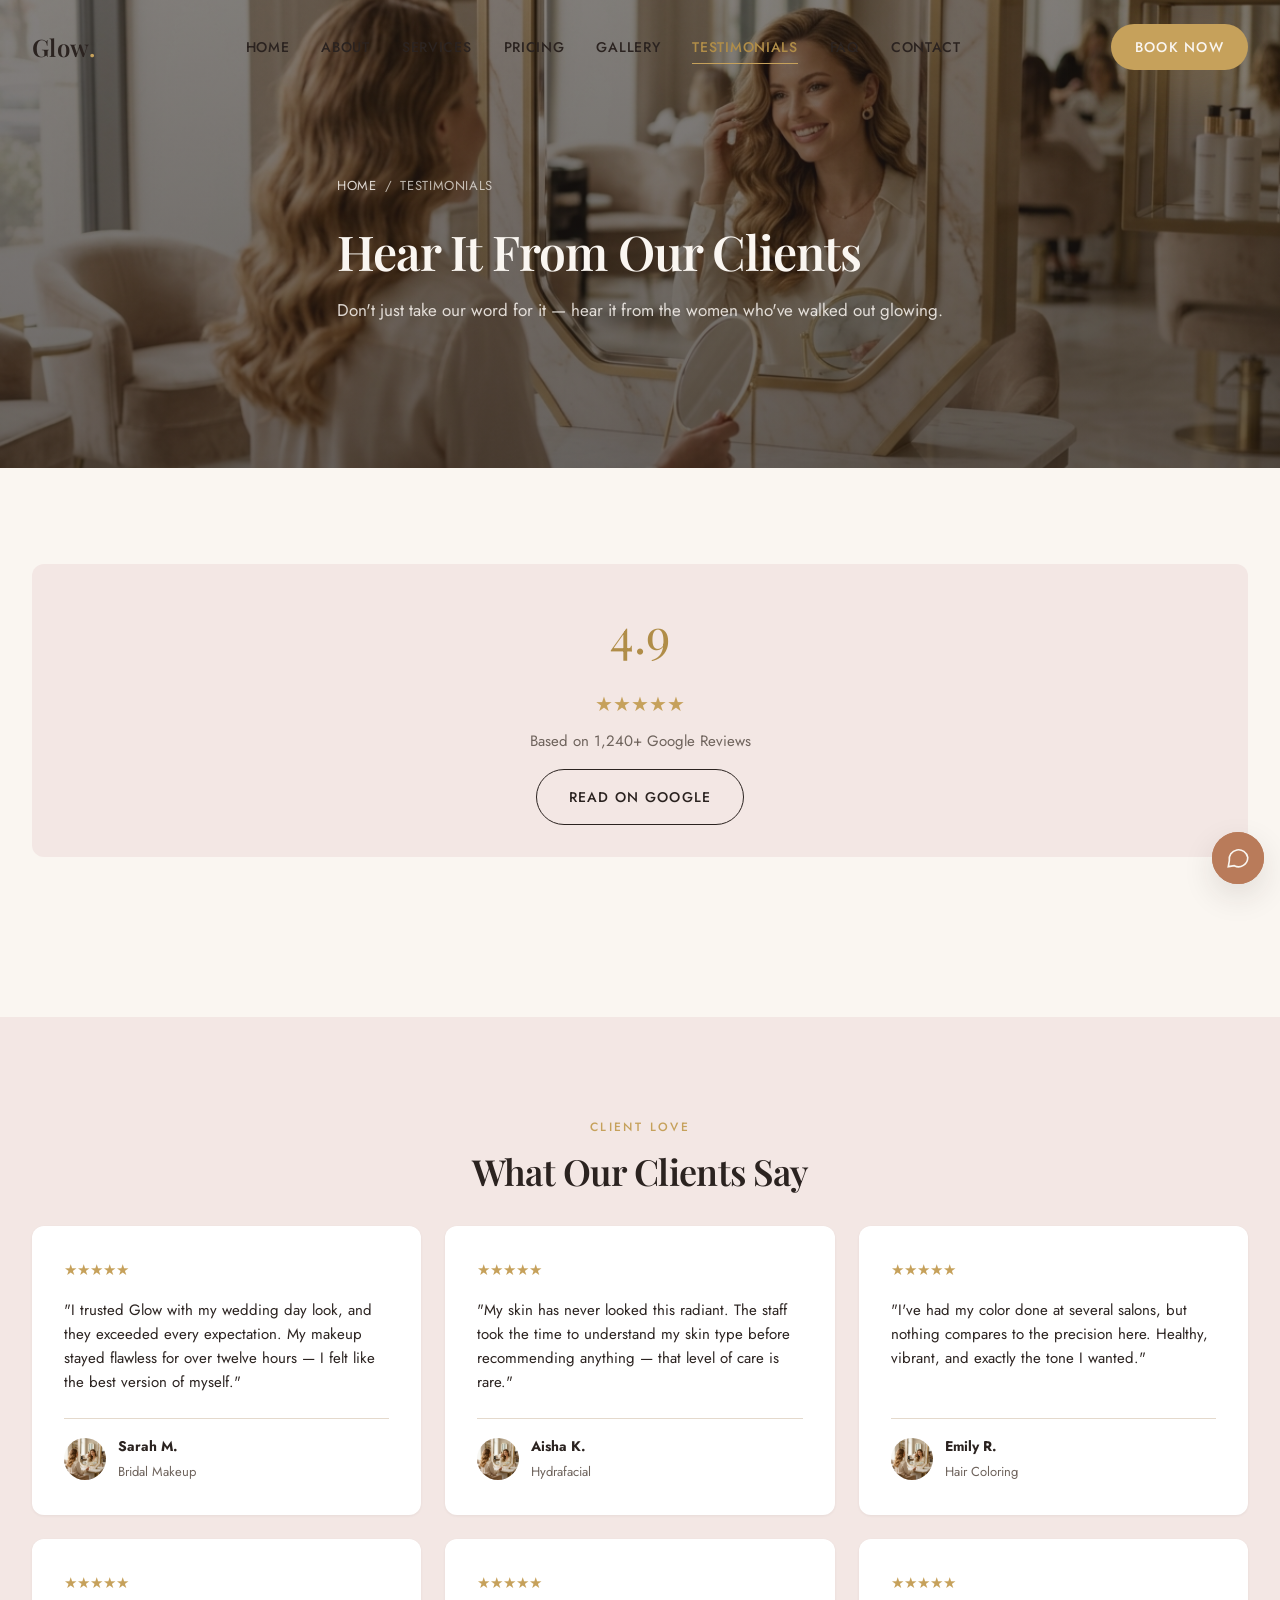
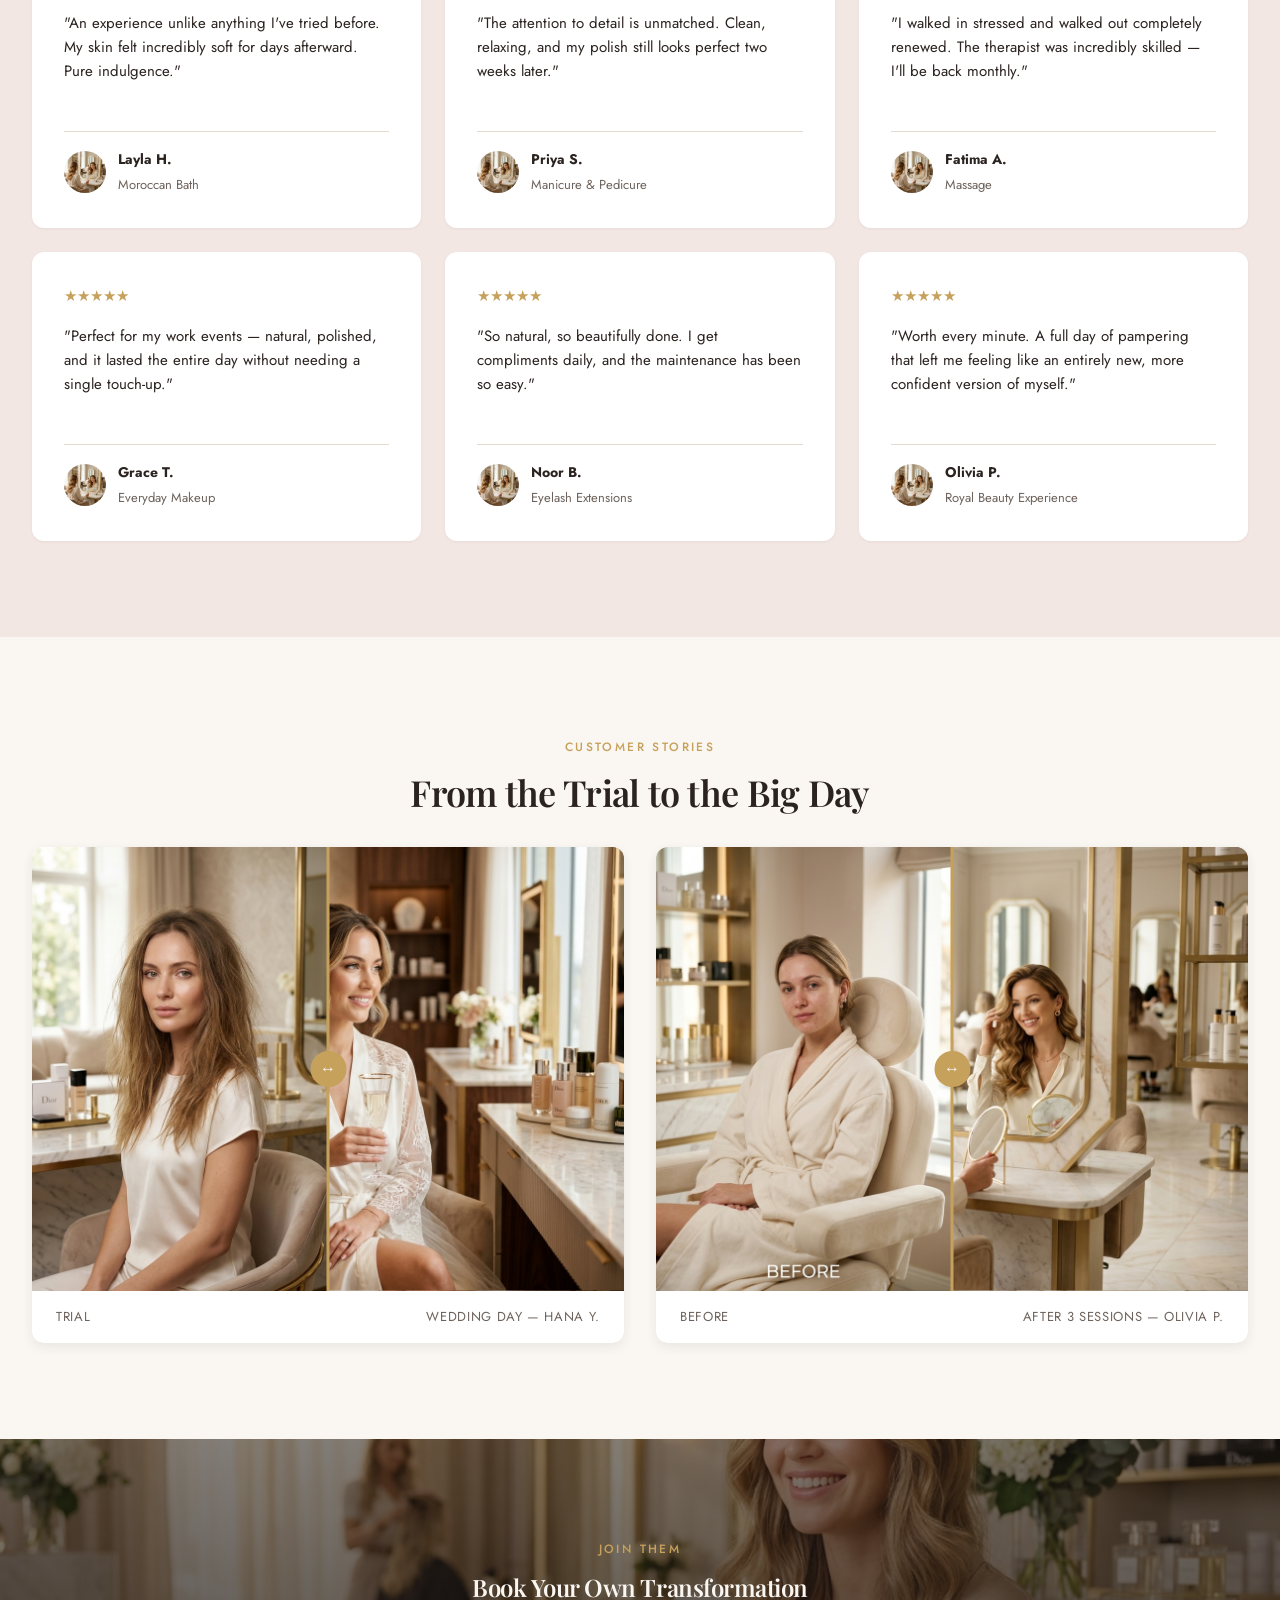
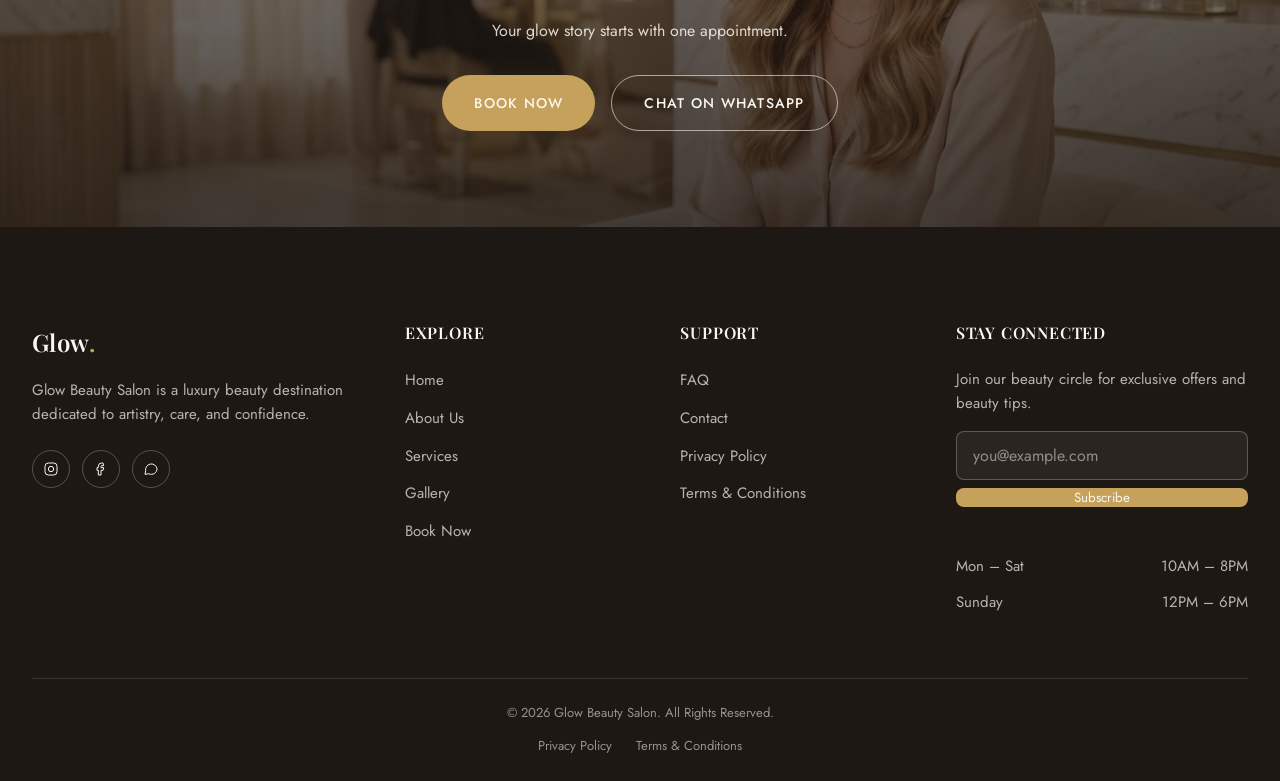
<file: testimonials.html>
<!DOCTYPE html>
<html lang="en">
<head>
  <meta charset="UTF-8">
  <meta name="viewport" content="width=device-width, initial-scale=1.0">
  <title>Testimonials | Glow Beauty Salon — Client Reviews</title>
  <meta name="description" content="Read real client reviews and testimonials for Glow Beauty Salon — bridal makeup, hair, skin, nails, and spa experiences shared by our clients.">
  <meta name="keywords" content="beauty salon reviews, glow beauty salon testimonials, bridal makeup reviews">
  <meta name="author" content="Glow Beauty Salon">
  <link rel="canonical" href="https://www.glowbeautysalon.com/testimonials.html">

  <meta property="og:type" content="website">
  <meta property="og:title" content="Testimonials | Glow Beauty Salon">
  <meta property="og:description" content="Don't just take our word for it — hear it from the women who've walked out glowing.">
  <meta property="og:image" content="assets/images/happy-client.jpeg">
  <meta property="og:url" content="https://www.glowbeautysalon.com/testimonials.html">
  <meta name="twitter:card" content="summary_large_image">

  <link rel="preconnect" href="https://fonts.googleapis.com">
  <link rel="preconnect" href="https://fonts.gstatic.com" crossorigin>
  <link href="https://fonts.googleapis.com/css2?family=Playfair+Display:wght@500;600;700&family=Jost:wght@400;500;600&display=swap" rel="stylesheet">

  <link rel="stylesheet" href="assets/css/variables.css">
  <link rel="stylesheet" href="assets/css/style.css">
  <link rel="stylesheet" href="assets/css/animations.css">
  <link rel="stylesheet" href="assets/css/responsive.css">
</head>
<body>

  <a class="skip-link" href="#main-content">Skip to main content</a>

  <div class="loading-screen" role="status" aria-live="polite">
    <p class="loading-mark">Glow<span>.</span></p>
    <div class="loading-bar" aria-hidden="true"></div>
    <span class="visually-hidden">Loading Glow Beauty Salon</span>
  </div>

  <div class="scroll-progress" aria-hidden="true"></div>

  <header class="navbar">
    <div class="container">
      <a href="index.html" class="logo">Glow<span>.</span></a>
      <nav class="nav-links" aria-label="Primary navigation">
        <a href="index.html">Home</a>
        <a href="about.html">About</a>
        <a href="services.html">Services</a>
        <a href="pricing.html">Pricing</a>
        <a href="gallery.html">Gallery</a>
        <a href="testimonials.html" class="is-active">Testimonials</a>
        <a href="faq.html">FAQ</a>
        <a href="contact.html">Contact</a>
      </nav>
      <div class="nav-actions">
        <a href="appointment.html" class="btn btn-primary nav-cta">Book Now</a>
        <button class="hamburger" aria-label="Open menu" aria-expanded="false" aria-controls="mobile-menu">
          <span></span><span></span><span></span>
        </button>
      </div>
    </div>
  </header>

  <div class="mobile-menu" id="mobile-menu" aria-hidden="true">
    <button class="mobile-menu-close icon-btn" aria-label="Close menu">
      <svg width="18" height="18" viewBox="0 0 24 24" fill="none" stroke="currentColor" stroke-width="1.5"><line x1="4" y1="4" x2="20" y2="20"/><line x1="20" y1="4" x2="4" y2="20"/></svg>
    </button>
    <nav class="mobile-nav-links" aria-label="Mobile navigation">
      <a href="index.html">Home</a>
      <a href="about.html">About</a>
      <a href="services.html">Services</a>
      <a href="pricing.html">Pricing</a>
      <a href="gallery.html">Gallery</a>
      <a href="appointment.html">Appointment</a>
      <a href="testimonials.html">Testimonials</a>
      <a href="faq.html">FAQ</a>
      <a href="contact.html">Contact</a>
    </nav>
    <div class="mobile-menu-footer">
      <a href="appointment.html" class="btn btn-primary btn-block">Book Now</a>
      <div class="mobile-social">
        <a href="#" class="icon-btn" aria-label="Instagram"><svg width="18" height="18" viewBox="0 0 24 24" fill="none" stroke="currentColor" stroke-width="1.5"><rect x="3" y="3" width="18" height="18" rx="5"/><circle cx="12" cy="12" r="4"/></svg></a>
        <a href="#" class="icon-btn" aria-label="Facebook"><svg width="18" height="18" viewBox="0 0 24 24" fill="none" stroke="currentColor" stroke-width="1.5"><path d="M15 3h-2a5 5 0 0 0-5 5v2H6v4h2v7h4v-7h3l1-4h-4V8a1 1 0 0 1 1-1h3z"/></svg></a>
        <a href="https://wa.me/971581197208" class="icon-btn" aria-label="WhatsApp"><svg width="18" height="18" viewBox="0 0 24 24" fill="none" stroke="currentColor" stroke-width="1.5"><path d="M21 11.5a8.5 8.5 0 0 1-12.4 7.6L3 20l1-5.4A8.5 8.5 0 1 1 21 11.5z"/></svg></a>
      </div>
    </div>
  </div>

  <main id="main-content">

    <section class="page-hero">
      <div class="page-hero-bg" aria-hidden="true"><img src="assets/images/happy-client.jpeg" alt="" loading="eager"></div>
      <div class="page-hero-overlay" aria-hidden="true"></div>
      <div class="container">
        <div class="page-hero-content" data-reveal>
          <div class="breadcrumb"><a href="index.html">Home</a> / <span>Testimonials</span></div>
          <h1>Hear It From Our Clients</h1>
          <p>Don't just take our word for it — hear it from the women who've walked out glowing.</p>
        </div>
      </div>
    </section>

    <!-- GOOGLE-STYLE RATING BANNER -->
    <section aria-labelledby="rating-title">
      <div class="container">
        <div class="google-review-banner" data-reveal>
          <div>
            <span class="rating-number">4.9</span>
          </div>
          <div>
            <div class="testimonial-stars" aria-hidden="true" style="font-size:1.25rem; margin-bottom: var(--space-2);">★★★★★</div>
            <p style="color: var(--color-text-muted); font-size: 0.9375rem;">Based on 1,240+ Google Reviews</p>
          </div>
          <a href="#" class="btn btn-secondary">Read on Google</a>
        </div>
      </div>
    </section>

    <!-- REVIEW CARDS -->
    <section class="section--alt" aria-labelledby="reviews-title">
      <div class="container">
        <div class="section-header" data-reveal>
          <span class="eyebrow">Client Love</span>
          <h2 id="reviews-title" class="section-title">What Our Clients Say</h2>
        </div>
        <div class="review-grid">

          <div class="review-card" data-reveal data-reveal-delay="1">
            <div class="stars" aria-hidden="true">★★★★★</div>
            <p class="quote">"I trusted Glow with my wedding day look, and they exceeded every expectation. My makeup stayed flawless for over twelve hours — I felt like the best version of myself."</p>
            <div class="review-author">
              <img src="assets/images/happy-client.jpeg" alt="" loading="lazy">
              <div class="review-author-info"><strong>Sarah M.</strong><span>Bridal Makeup</span></div>
            </div>
          </div>

          <div class="review-card" data-reveal data-reveal-delay="2">
            <div class="stars" aria-hidden="true">★★★★★</div>
            <p class="quote">"My skin has never looked this radiant. The staff took the time to understand my skin type before recommending anything — that level of care is rare."</p>
            <div class="review-author">
              <img src="assets/images/happy-client.jpeg" alt="" loading="lazy">
              <div class="review-author-info"><strong>Aisha K.</strong><span>Hydrafacial</span></div>
            </div>
          </div>

          <div class="review-card" data-reveal data-reveal-delay="3">
            <div class="stars" aria-hidden="true">★★★★★</div>
            <p class="quote">"I've had my color done at several salons, but nothing compares to the precision here. Healthy, vibrant, and exactly the tone I wanted."</p>
            <div class="review-author">
              <img src="assets/images/happy-client.jpeg" alt="" loading="lazy">
              <div class="review-author-info"><strong>Emily R.</strong><span>Hair Coloring</span></div>
            </div>
          </div>

          <div class="review-card" data-reveal data-reveal-delay="4">
            <div class="stars" aria-hidden="true">★★★★★</div>
            <p class="quote">"An experience unlike anything I've tried before. My skin felt incredibly soft for days afterward. Pure indulgence."</p>
            <div class="review-author">
              <img src="assets/images/happy-client.jpeg" alt="" loading="lazy">
              <div class="review-author-info"><strong>Layla H.</strong><span>Moroccan Bath</span></div>
            </div>
          </div>

          <div class="review-card" data-reveal data-reveal-delay="5">
            <div class="stars" aria-hidden="true">★★★★★</div>
            <p class="quote">"The attention to detail is unmatched. Clean, relaxing, and my polish still looks perfect two weeks later."</p>
            <div class="review-author">
              <img src="assets/images/happy-client.jpeg" alt="" loading="lazy">
              <div class="review-author-info"><strong>Priya S.</strong><span>Manicure &amp; Pedicure</span></div>
            </div>
          </div>

          <div class="review-card" data-reveal data-reveal-delay="6">
            <div class="stars" aria-hidden="true">★★★★★</div>
            <p class="quote">"I walked in stressed and walked out completely renewed. The therapist was incredibly skilled — I'll be back monthly."</p>
            <div class="review-author">
              <img src="assets/images/happy-client.jpeg" alt="" loading="lazy">
              <div class="review-author-info"><strong>Fatima A.</strong><span>Massage</span></div>
            </div>
          </div>

          <div class="review-card" data-reveal data-reveal-delay="1">
            <div class="stars" aria-hidden="true">★★★★★</div>
            <p class="quote">"Perfect for my work events — natural, polished, and it lasted the entire day without needing a single touch-up."</p>
            <div class="review-author">
              <img src="assets/images/happy-client.jpeg" alt="" loading="lazy">
              <div class="review-author-info"><strong>Grace T.</strong><span>Everyday Makeup</span></div>
            </div>
          </div>

          <div class="review-card" data-reveal data-reveal-delay="2">
            <div class="stars" aria-hidden="true">★★★★★</div>
            <p class="quote">"So natural, so beautifully done. I get compliments daily, and the maintenance has been so easy."</p>
            <div class="review-author">
              <img src="assets/images/happy-client.jpeg" alt="" loading="lazy">
              <div class="review-author-info"><strong>Noor B.</strong><span>Eyelash Extensions</span></div>
            </div>
          </div>

          <div class="review-card" data-reveal data-reveal-delay="3">
            <div class="stars" aria-hidden="true">★★★★★</div>
            <p class="quote">"Worth every minute. A full day of pampering that left me feeling like an entirely new, more confident version of myself."</p>
            <div class="review-author">
              <img src="assets/images/happy-client.jpeg" alt="" loading="lazy">
              <div class="review-author-info"><strong>Olivia P.</strong><span>Royal Beauty Experience</span></div>
            </div>
          </div>

        </div>
      </div>
    </section>

    <!-- CUSTOMER STORIES / BEFORE AFTER -->
    <section aria-labelledby="stories-title">
      <div class="container">
        <div class="section-header" data-reveal>
          <span class="eyebrow">Customer Stories</span>
          <h2 id="stories-title" class="section-title">From the Trial to the Big Day</h2>
        </div>
        <div class="before-after-grid">
          <div class="before-after-card" data-reveal data-reveal-delay="1">
            <div class="before-after-slider">
              <img src="assets/images/before-after-hair.jpeg" alt="Client hair before bridal styling" class="before-image">
              <img src="assets/images/bridal-portrait.jpeg" alt="Client hair after bridal styling" class="after-image">
              <div class="ba-handle"></div>
            </div>
            <div class="before-after-labels"><span>Trial</span><span>Wedding Day — Hana Y.</span></div>
          </div>
          <div class="before-after-card" data-reveal data-reveal-delay="2">
            <div class="before-after-slider">
              <img src="assets/images/before-after-skin.jpeg" alt="Client skin before treatment series" class="before-image">
              <img src="assets/images/happy-client.jpeg" alt="Client skin after treatment series" class="after-image">
              <div class="ba-handle"></div>
            </div>
            <div class="before-after-labels"><span>Before</span><span>After 3 Sessions — Olivia P.</span></div>
          </div>
        </div>
      </div>
    </section>

    <!-- CTA -->
    <section class="final-cta" aria-labelledby="testimonials-cta-title">
      <div class="final-cta-bg" aria-hidden="true"><img src="assets/images/booking-cta-banner.jpeg" alt="" loading="lazy"></div>
      <div class="final-cta-overlay" aria-hidden="true"></div>
      <div class="container">
        <div class="final-cta-content" data-reveal>
          <span class="eyebrow">Join Them</span>
          <h2 id="testimonials-cta-title">Book Your Own Transformation</h2>
          <p>Your glow story starts with one appointment.</p>
          <div class="final-cta-actions">
            <a href="appointment.html" class="btn btn-primary">Book Now</a>
            <a href="https://wa.me/971581197208" class="btn btn-outline-light">Chat on WhatsApp</a>
          </div>
        </div>
      </div>
    </section>

  </main>

  <footer class="footer" id="contact">
    <div class="container">
      <div class="footer-grid">
        <div class="footer-brand">
          <a href="index.html" class="logo">Glow<span>.</span></a>
          <p>Glow Beauty Salon is a luxury beauty destination dedicated to artistry, care, and confidence.</p>
          <div class="footer-social">
            <a href="#" class="icon-btn" aria-label="Instagram" style="background:transparent;box-shadow:none;color:inherit;"><svg width="16" height="16" viewBox="0 0 24 24" fill="none" stroke="currentColor" stroke-width="1.5"><rect x="3" y="3" width="18" height="18" rx="5"/><circle cx="12" cy="12" r="4"/></svg></a>
            <a href="#" class="icon-btn" aria-label="Facebook" style="background:transparent;box-shadow:none;color:inherit;"><svg width="16" height="16" viewBox="0 0 24 24" fill="none" stroke="currentColor" stroke-width="1.5"><path d="M15 3h-2a5 5 0 0 0-5 5v2H6v4h2v7h4v-7h3l1-4h-4V8a1 1 0 0 1 1-1h3z"/></svg></a>
            <a href="https://wa.me/971581197208" class="icon-btn" aria-label="WhatsApp" style="background:transparent;box-shadow:none;color:inherit;"><svg width="16" height="16" viewBox="0 0 24 24" fill="none" stroke="currentColor" stroke-width="1.5"><path d="M21 11.5a8.5 8.5 0 0 1-12.4 7.6L3 20l1-5.4A8.5 8.5 0 1 1 21 11.5z"/></svg></a>
          </div>
        </div>
        <div class="footer-col">
          <h4>Explore</h4>
          <ul>
            <li><a href="index.html">Home</a></li>
            <li><a href="about.html">About Us</a></li>
            <li><a href="services.html">Services</a></li>
            <li><a href="gallery.html">Gallery</a></li>
            <li><a href="appointment.html">Book Now</a></li>
          </ul>
        </div>
        <div class="footer-col">
          <h4>Support</h4>
          <ul>
            <li><a href="faq.html">FAQ</a></li>
            <li><a href="contact.html">Contact</a></li>
            <li><a href="privacy-policy.html">Privacy Policy</a></li>
            <li><a href="terms-conditions.html">Terms &amp; Conditions</a></li>
          </ul>
        </div>
        <div class="footer-col footer-newsletter">
          <h4>Stay Connected</h4>
          <p>Join our beauty circle for exclusive offers and beauty tips.</p>
          <form class="newsletter-form" novalidate>
            <label for="newsletter-email" class="visually-hidden">Email address</label>
            <input type="email" id="newsletter-email" placeholder="you@example.com" required autocomplete="email">
            <button type="submit">Subscribe</button>
          </form>
          <p class="newsletter-note" role="status"></p>
          <ul class="footer-hours" style="margin-top: var(--space-6);">
            <li><span>Mon – Sat</span><span>10AM – 8PM</span></li>
            <li><span>Sunday</span><span>12PM – 6PM</span></li>
          </ul>
        </div>
      </div>
      <div class="footer-bottom">
        <span>© 2026 Glow Beauty Salon. All Rights Reserved.</span>
        <div class="footer-legal">
          <a href="privacy-policy.html">Privacy Policy</a>
          <a href="terms-conditions.html">Terms &amp; Conditions</a>
        </div>
      </div>
    </div>
  </footer>

  <a href="https://wa.me/971581197208" class="whatsapp-float" aria-label="Chat with Glow Beauty Salon on WhatsApp" target="_blank" rel="noopener">
    <svg width="26" height="26" viewBox="0 0 24 24" fill="none" stroke="currentColor" stroke-width="1.5"><path d="M21 11.5a8.5 8.5 0 0 1-12.4 7.6L3 20l1-5.4A8.5 8.5 0 1 1 21 11.5z"/></svg>
  </a>

  <button class="icon-btn back-to-top" aria-label="Back to top">
    <svg width="18" height="18" viewBox="0 0 24 24" fill="none" stroke="currentColor" stroke-width="1.5"><path d="M12 19V5"/><path d="M5 12l7-7 7 7"/></svg>
  </button>

  <script src="assets/js/main.js"></script>
  <script src="assets/js/animations.js"></script>
  <script src="assets/js/gallery.js"></script>
</body>
</html>
</file>
<file: assets/css/variables.css>
/* ==========================================================================
   GLOW BEAUTY SALON — DESIGN TOKENS
   Single source of truth for color, type, spacing, radius, shadow, motion.
   Derived directly from the approved Luxury Design System document.
   ========================================================================== */

:root {

  /* ---------- COLOR SYSTEM ---------- */

  /* Primary / Secondary / Accent */
  --color-primary: #C6A15B;          /* Champagne Gold — CTAs, key accents */
  --color-primary-dark: #B08D48;     /* Hover/active state for gold elements */
  --color-secondary: #B98A93;        /* Deep Rose Mauve */
  --color-accent: #B97B5A;           /* Soft Terracotta */

  /* Backgrounds & Surfaces */
  --color-bg: #FAF6F1;               /* Warm Ivory — primary background */
  --color-bg-alt: #F3E7E4;           /* Blush Mist — alternating sections */
  --color-surface: #FFFFFF;          /* Pure White — cards & elevated components */
  --color-bg-dark: #1E1815;          /* Deep Espresso — footer / dark sections */

  /* Text */
  --color-text: #2B2320;             /* Espresso Charcoal — primary text */
  --color-text-muted: #6E635C;       /* Warm Taupe Grey — secondary text */
  --color-text-inverse: #FAF6F1;     /* Ivory text on dark backgrounds */

  /* Borders & Neutrals */
  --color-border: #E4D9CC;           /* Soft Gold-Grey */
  --color-neutral-light: #EDEAE6;    /* Fog Grey */
  --color-neutral-dark: #1E1815;     /* Deep Espresso */

  /* Status */
  --color-success: #8A9A83;          /* Muted Sage Green */
  --color-warning: #D9A441;          /* Soft Amber */
  --color-error: #B65C4D;            /* Muted Brick Red */

  /* ---------- TYPOGRAPHY ---------- */

  --font-display: 'Playfair Display', Georgia, serif;
  --font-body: 'Jost', 'Montserrat', -apple-system, sans-serif;

  --fs-hero: clamp(2.25rem, 5vw + 1rem, 4rem);      /* 36px -> 64px */
  --fs-h1: clamp(2rem, 3.5vw + 1rem, 3rem);         /* 32px -> 48px */
  --fs-h2: clamp(1.625rem, 2.5vw + 1rem, 2.25rem);  /* 26px -> 36px */
  --fs-h3: clamp(1.375rem, 1.5vw + 1rem, 1.75rem);  /* 22px -> 28px */
  --fs-h4: clamp(1.125rem, 1vw + 0.9rem, 1.25rem);  /* 18px -> 20px */
  --fs-body: 1rem;                                  /* 16px */
  --fs-small: 0.8125rem;                            /* 13px */
  --fs-button: 0.875rem;                            /* 14px */
  --fs-nav: 0.875rem;                               /* 14px */
  --fs-eyebrow: 0.75rem;                            /* 12px */

  --lh-tight: 1.15;
  --lh-heading: 1.25;
  --lh-body: 1.6;

  --ls-tight: -0.02em;
  --ls-button: 0.09em;
  --ls-nav: 0.05em;
  --ls-eyebrow: 0.2em;

  /* ---------- SPACING SCALE (base 4px) ---------- */

  --space-1: 0.25rem;   /* 4px */
  --space-2: 0.5rem;    /* 8px */
  --space-3: 0.75rem;   /* 12px */
  --space-4: 1rem;      /* 16px */
  --space-6: 1.5rem;    /* 24px */
  --space-8: 2rem;      /* 32px */
  --space-12: 3rem;     /* 48px */
  --space-16: 4rem;     /* 64px */
  --space-24: 6rem;     /* 96px */
  --space-32: 8rem;     /* 128px */

  /* ---------- LAYOUT ---------- */

  --container-max: 1280px;
  --container-narrow: 1140px;
  --gutter: 2rem;

  /* ---------- RADIUS ---------- */

  --radius-sm: 8px;      /* inputs */
  --radius-md: 12px;     /* cards, images */
  --radius-pill: 999px;  /* primary buttons */

  /* ---------- SHADOWS (warm-toned, never pure black) ---------- */

  --shadow-sm: 0 1px 3px rgba(43, 35, 32, 0.06);
  --shadow-md: 0 4px 12px rgba(43, 35, 32, 0.08);
  --shadow-lg: 0 12px 32px rgba(43, 35, 32, 0.12);
  --shadow-luxury: 0 20px 50px rgba(198, 161, 91, 0.22);
  --shadow-glass: 0 8px 32px rgba(43, 35, 32, 0.10);

  /* ---------- GLASSMORPHISM ---------- */

  --glass-bg: rgba(250, 246, 241, 0.7);
  --glass-border: rgba(255, 255, 255, 0.4);
  --glass-blur: 18px;

  /* ---------- MOTION ---------- */

  --ease-out: cubic-bezier(0.25, 0.1, 0.25, 1);
  --ease-in-out: cubic-bezier(0.45, 0, 0.55, 1);
  --duration-fast: 200ms;
  --duration-base: 300ms;
  --duration-slow: 500ms;

  /* ---------- Z-INDEX SCALE ---------- */

  --z-navbar: 100;
  --z-mobile-menu: 200;
  --z-loading: 300;
  --z-floating: 90;
  --z-progress: 110;
}
</file>
<file: assets/css/style.css>
/* ==========================================================================
   GLOW BEAUTY SALON — MAIN STYLESHEET
   Base reset, typography, layout primitives, and all homepage components.
   ========================================================================== */

/* ---------- RESET & BASE ---------- */

*,
*::before,
*::after {
  box-sizing: border-box;
  margin: 0;
  padding: 0;
}

html {
  width: 100%;
  max-width: 100%;
  overflow-x: hidden;
  scroll-behavior: smooth;
  -webkit-text-size-adjust: 100%;
}

body {
  width: 100%;
  max-width: 100%;
  overflow-x: hidden;
  font-family: var(--font-body);
  font-size: var(--fs-body);
  line-height: var(--lh-body);
  color: var(--color-text);
  background-color: var(--color-bg);
}

/* ---------- GLOBAL OVERFLOW SAFETY ----------
   Guarantees no element on any page can force horizontal scroll,
   regardless of intrinsic content size (long text, media, tables). */

img,
video,
svg,
picture {
  max-width: 100%;
  height: auto;
  display: block;
}

section,
header,
footer,
main,
.container,
.container--narrow {
  max-width: 100%;
}

/* Prevents flex/grid children with long unbroken text (button labels,
   headings, links) from forcing their parent — and the page — wider
   than the viewport. */
.hero-content,
.hero-actions,
.final-cta-content,
.final-cta-actions,
.nav-actions,
.nav-links,
.mobile-menu-footer,
.mobile-cta-group,
.mobile-nav-links,
.mobile-social,
.footer-bottom,
.footer-social,
.footer-legal,
.google-review-banner,
.testimonial-controls,
.offer-timer,
.form-nav,
.contact-form,
.newsletter-form {
  min-width: 0;
  max-width: 100%;
}

img {
  display: block;
}

a {
  color: inherit;
  text-decoration: none;
}

ul {
  list-style: none;
}

button {
  font-family: inherit;
  cursor: pointer;
  border: none;
  background: none;
}

input,
textarea,
select {
  font-family: inherit;
  font-size: inherit;
}

h1, h2, h3, h4 {
  font-family: var(--font-display);
  line-height: var(--lh-heading);
  font-weight: 600;
  letter-spacing: var(--ls-tight);
  color: var(--color-text);
}

/* Visually-hidden utility for accessible skip links / labels */
.visually-hidden {
  position: absolute;
  width: 1px;
  height: 1px;
  overflow: hidden;
  clip: rect(0 0 0 0);
  white-space: nowrap;
}

.skip-link {
  position: absolute;
  top: -100px;
  left: var(--space-4);
  background: var(--color-primary);
  color: var(--color-text);
  padding: var(--space-3) var(--space-6);
  border-radius: var(--radius-sm);
  z-index: 999;
  transition: top var(--duration-base) var(--ease-out);
}

.skip-link:focus {
  top: var(--space-4);
}

/* Consistent, visible focus state across every interactive element */
a:focus-visible,
button:focus-visible,
input:focus-visible,
textarea:focus-visible,
[tabindex]:focus-visible {
  outline: 2px solid var(--color-primary);
  outline-offset: 3px;
  box-shadow: 0 0 0 6px rgba(198, 161, 91, 0.18);
  border-radius: var(--radius-sm);
}

/* ---------- LAYOUT PRIMITIVES ---------- */

.container {
  max-width: var(--container-max);
  margin-inline: auto;
  padding-inline: var(--gutter);
}

.container--narrow {
  max-width: var(--container-narrow);
  margin-inline: auto;
  padding-inline: var(--gutter);
}

section {
  padding-block: var(--space-24);
  position: relative;
}

.section--alt {
  background-color: var(--color-bg-alt);
}

.section--dark {
  background-color: var(--color-bg-dark);
  color: var(--color-text-inverse);
}

.section--dark h2,
.section--dark h3,
.section--dark p {
  color: var(--color-text-inverse);
}

/* ---------- SECTION HEADER (eyebrow + title + subtext) ---------- */

.section-header {
  text-align: center;
  max-width: 640px;
  margin-inline: auto;
  margin-bottom: var(--space-16);
}

.section-header--left {
  text-align: left;
  margin-inline: 0;
}

.eyebrow {
  display: inline-block;
  font-size: var(--fs-eyebrow);
  font-weight: 500;
  letter-spacing: var(--ls-eyebrow);
  text-transform: uppercase;
  color: var(--color-primary);
  margin-bottom: var(--space-3);
}

.section-title {
  font-size: var(--fs-h2);
  margin-bottom: var(--space-4);
}

.section-subtitle {
  color: var(--color-text-muted);
  font-size: 1.0625rem;
}

/* ---------- BUTTONS ---------- */

.btn {
  display: inline-flex;
  align-items: center;
  justify-content: center;
  gap: var(--space-2);
  padding: var(--space-4) var(--space-8);
  font-size: var(--fs-button);
  font-weight: 500;
  letter-spacing: var(--ls-button);
  text-transform: uppercase;
  border-radius: var(--radius-pill);
  transition: transform var(--duration-fast) var(--ease-out),
              box-shadow var(--duration-fast) var(--ease-out),
              background-color var(--duration-fast) var(--ease-out);
  white-space: normal;
  text-align: center;
  max-width: 100%;
}

.btn:active {
  transform: scale(0.98);
}

.btn-primary {
  background-color: var(--color-primary);
  color: var(--color-text-inverse);
  box-shadow: var(--shadow-luxury);
}

.btn-primary:hover {
  background-color: var(--color-primary-dark);
  transform: scale(1.03);
  box-shadow: 0 24px 55px rgba(198, 161, 91, 0.3);
}

.btn-secondary {
  background-color: transparent;
  color: var(--color-text);
  border: 1px solid var(--color-text);
}

.btn-secondary:hover {
  background-color: var(--color-text);
  color: var(--color-text-inverse);
  transform: scale(1.03);
}

.btn-outline-light {
  background-color: transparent;
  color: var(--color-text-inverse);
  border: 1px solid rgba(250, 246, 241, 0.6);
}

.btn-outline-light:hover {
  background-color: rgba(250, 246, 241, 0.12);
  border-color: var(--color-text-inverse);
  transform: scale(1.03);
}

.btn-block {
  width: 100%;
}

/* Icon buttons (circular — back to top, social, etc.) */
.icon-btn {
  display: inline-flex;
  align-items: center;
  justify-content: center;
  width: 44px;
  height: 44px;
  border-radius: 50%;
  background-color: var(--color-surface);
  color: var(--color-text);
  box-shadow: var(--shadow-md);
  transition: transform var(--duration-fast) var(--ease-out),
              box-shadow var(--duration-fast) var(--ease-out);
}

.icon-btn:hover {
  transform: translateY(-3px);
  box-shadow: var(--shadow-lg);
}

/* ==========================================================================
   1. LOADING SCREEN
   ========================================================================== */

.loading-screen {
  position: fixed;
  inset: 0;
  z-index: var(--z-loading);
  background-color: var(--color-bg);
  display: flex;
  align-items: center;
  justify-content: center;
  flex-direction: column;
  gap: var(--space-4);
  transition: opacity var(--duration-slow) var(--ease-out),
              visibility var(--duration-slow) var(--ease-out);
}

.loading-screen.is-hidden {
  opacity: 0;
  visibility: hidden;
  pointer-events: none;
}

.loading-mark {
  font-family: var(--font-display);
  font-size: 2rem;
  letter-spacing: 0.08em;
  color: var(--color-text);
}

.loading-mark span {
  color: var(--color-primary);
}

.loading-bar {
  width: 160px;
  height: 2px;
  background-color: var(--color-border);
  border-radius: var(--radius-pill);
  overflow: hidden;
}

.loading-bar::after {
  content: '';
  display: block;
  height: 100%;
  width: 40%;
  background-color: var(--color-primary);
  animation: loading-sweep 1.1s var(--ease-in-out) infinite;
}

/* ==========================================================================
   SCROLL PROGRESS BAR
   ========================================================================== */

.scroll-progress {
  position: fixed;
  top: 0;
  left: 0;
  height: 3px;
  width: 0%;
  background-color: var(--color-primary);
  z-index: var(--z-progress);
  transition: width 80ms linear;
}

/* ==========================================================================
   2. NAVBAR (Glassmorphism, sticky)
   ========================================================================== */

.navbar {
  position: fixed;
  top: 0;
  left: 0;
  right: 0;
  z-index: var(--z-navbar);
  padding-block: var(--space-6);
  transition: padding var(--duration-base) var(--ease-out),
              background-color var(--duration-base) var(--ease-out),
              box-shadow var(--duration-base) var(--ease-out),
              backdrop-filter var(--duration-base) var(--ease-out);
}

.navbar .container {
  display: flex;
  align-items: center;
  justify-content: space-between;
}

.navbar.is-scrolled {
  padding-block: var(--space-3);
  background-color: var(--glass-bg);
  backdrop-filter: blur(var(--glass-blur));
  -webkit-backdrop-filter: blur(var(--glass-blur));
  border-bottom: 1px solid var(--glass-border);
  box-shadow: var(--shadow-glass);
}

.logo {
  font-family: var(--font-display);
  font-size: 1.5rem;
  font-weight: 600;
  letter-spacing: 0.02em;
  color: var(--color-text);
}

.logo span {
  color: var(--color-primary);
}

.nav-links {
  display: flex;
  align-items: center;
  gap: var(--space-8);
}

.nav-links a {
  font-size: var(--fs-nav);
  font-weight: 500;
  letter-spacing: var(--ls-nav);
  text-transform: uppercase;
  color: var(--color-text);
  position: relative;
  padding-block: var(--space-1);
  transition: color var(--duration-fast) var(--ease-out);
}

.nav-links a::after {
  content: '';
  position: absolute;
  left: 0;
  bottom: -2px;
  width: 0;
  height: 1px;
  background-color: var(--color-primary);
  transition: width var(--duration-base) var(--ease-out);
}

.nav-links a:hover,
.nav-links a.is-active {
  color: var(--color-primary-dark);
}

.nav-links a:hover::after,
.nav-links a.is-active::after {
  width: 100%;
}

.nav-actions {
  display: flex;
  align-items: center;
  gap: var(--space-4);
}

.nav-cta {
  padding: var(--space-3) var(--space-6);
}

.hamburger {
  display: none;
  flex-direction: column;
  justify-content: center;
  gap: 5px;
  width: 28px;
  height: 22px;
}

.hamburger span {
  display: block;
  height: 2px;
  width: 100%;
  background-color: var(--color-text);
  transition: transform var(--duration-base) var(--ease-out),
              opacity var(--duration-base) var(--ease-out);
}

.hamburger.is-open span:nth-child(1) {
  transform: translateY(7px) rotate(45deg);
}

.hamburger.is-open span:nth-child(2) {
  opacity: 0;
}

.hamburger.is-open span:nth-child(3) {
  transform: translateY(-7px) rotate(-45deg);
}

/* ==========================================================================
   3. MOBILE MENU — Luxury Edition
   ========================================================================== */

.mobile-menu {
  position: fixed;
  inset: 0;
  z-index: var(--z-mobile-menu);
  display: flex;
  flex-direction: column;
  background: linear-gradient(165deg, var(--color-bg) 0%, var(--color-bg-alt) 100%);
  padding: 0;
  overflow: hidden;
  transform: translateX(100%);
  opacity: 0;
  visibility: hidden;
  transition: transform 550ms cubic-bezier(0.19, 1, 0.22, 1),
              opacity 400ms var(--ease-out),
              visibility 0s linear 550ms;
}

.mobile-menu.is-open {
  transform: translateX(0);
  opacity: 1;
  visibility: visible;
  transition: transform 550ms cubic-bezier(0.19, 1, 0.22, 1),
              opacity 450ms var(--ease-out),
              visibility 0s linear 0s;
}

/* ---------- Top bar: logo + close ---------- */

.mobile-menu-top {
  display: flex;
  align-items: center;
  justify-content: space-between;
  flex-shrink: 0;
  padding-top: max(var(--space-6), env(safe-area-inset-top, 0px));
  padding-right: var(--space-6);
  padding-bottom: var(--space-4);
  padding-left: var(--space-6);
}

.mobile-menu-top .logo {
  font-size: 1.375rem;
}

.mobile-menu-close {
  width: 40px;
  height: 40px;
  background-color: rgba(255, 255, 255, 0.55);
  backdrop-filter: blur(10px);
  -webkit-backdrop-filter: blur(10px);
  border: 1px solid rgba(255, 255, 255, 0.7);
  box-shadow: var(--shadow-sm);
  transition: transform var(--duration-fast) var(--ease-out),
              background-color var(--duration-fast) var(--ease-out);
}

.mobile-menu-close:hover {
  background-color: var(--color-surface);
  transform: rotate(90deg);
}

.mobile-menu-close:active {
  transform: rotate(90deg) scale(0.92);
}

/* ---------- Dividers ---------- */

.mobile-menu-divider {
  height: 1px;
  flex-shrink: 0;
  margin: 0 var(--space-6);
  background: linear-gradient(90deg, rgba(43, 35, 32, 0.12), rgba(43, 35, 32, 0.02));
}

.mobile-menu-divider--gold {
  height: 1px;
  background: linear-gradient(90deg, var(--color-primary) 0%, rgba(198, 161, 91, 0.15) 75%, transparent 100%);
}

/* ---------- Nav links ---------- */

.mobile-nav-links {
  flex: 1;
  display: flex;
  flex-direction: column;
  justify-content: center;
  padding: var(--space-2) var(--space-6);
  overflow-y: auto;
  overscroll-behavior: contain;
  min-height: 0;
}

.mobile-nav-links a {
  display: flex;
  align-items: center;
  gap: var(--space-3);
  font-family: var(--font-display);
  font-size: 1.1875rem;
  font-weight: 500;
  color: var(--color-text);
  padding: var(--space-3) var(--space-1);
  border-bottom: 1px solid rgba(43, 35, 32, 0.08);
  position: relative;
  transition: color var(--duration-base) var(--ease-out),
              padding-left var(--duration-base) var(--ease-out),
              border-color var(--duration-base) var(--ease-out);
}

.mobile-nav-links a .nav-index {
  font-family: var(--font-body);
  font-size: 0.6875rem;
  font-weight: 500;
  letter-spacing: var(--ls-nav);
  color: var(--color-primary);
  min-width: 20px;
  transition: color var(--duration-base) var(--ease-out);
}

.mobile-nav-links a:hover,
.mobile-nav-links a:focus-visible,
.mobile-nav-links a.is-active {
  color: var(--color-primary-dark);
  padding-left: var(--space-4);
  border-bottom-color: rgba(198, 161, 91, 0.4);
}

.mobile-nav-links a:hover .nav-index,
.mobile-nav-links a:focus-visible .nav-index,
.mobile-nav-links a.is-active .nav-index {
  color: var(--color-primary-dark);
}

.mobile-nav-links a:active {
  transform: scale(0.98);
  color: var(--color-primary-dark);
}

/* ---------- CTA footer ---------- */

.mobile-menu-footer {
  flex-shrink: 0;
  display: block;
  padding-top: var(--space-6);
  padding-right: var(--space-6);
  padding-bottom: max(var(--space-6), env(safe-area-inset-bottom, 0px));
  padding-left: var(--space-6);
  background-color: rgba(255, 255, 255, 0.45);
  backdrop-filter: blur(14px);
  -webkit-backdrop-filter: blur(14px);
}

.mobile-cta-group {
  display: flex;
  flex-direction: column;
  gap: var(--space-3);
  margin-bottom: var(--space-6);
}

.mobile-cta-group .btn {
  width: 100%;
}

.mobile-social {
  display: flex;
  justify-content: center;
  gap: var(--space-4);
}

.mobile-social .icon-btn {
  width: 42px;
  height: 42px;
}

/* ==========================================================================
   4. HERO SECTION
   ========================================================================== */

.hero {
  position: relative;
  min-height: 100vh;
  display: flex;
  align-items: center;
  padding-top: var(--space-24);
  overflow: hidden;
}

.hero-bg {
  position: absolute;
  inset: 0;
  z-index: -2;
}

.hero-bg img {
  width: 100%;
  height: 100%;
  object-fit: cover;
  object-position: center;
}

.hero-overlay {
  position: absolute;
  inset: 0;
  z-index: -1;
  background: linear-gradient(
    180deg,
    rgba(30, 24, 21, 0.35) 0%,
    rgba(30, 24, 21, 0.15) 45%,
    rgba(30, 24, 21, 0.55) 100%
  );
}

.hero-content {
  max-width: 620px;
  color: var(--color-text-inverse);
}

.hero-eyebrow {
  color: var(--color-primary);
  font-size: var(--fs-eyebrow);
  letter-spacing: var(--ls-eyebrow);
  text-transform: uppercase;
  margin-bottom: var(--space-6);
  display: inline-block;
}

.hero-title {
  font-size: var(--fs-hero);
  line-height: var(--lh-tight);
  color: var(--color-text-inverse);
  margin-bottom: var(--space-6);
}

.hero-subtitle {
  font-size: 1.125rem;
  line-height: var(--lh-body);
  color: rgba(250, 246, 241, 0.88);
  margin-bottom: var(--space-8);
  max-width: 480px;
}

.hero-actions {
  display: flex;
  flex-wrap: wrap;
  gap: var(--space-4);
}

.hero-scroll-cue {
  position: absolute;
  bottom: var(--space-8);
  left: 50%;
  transform: translateX(-50%);
  color: var(--color-text-inverse);
  display: flex;
  flex-direction: column;
  align-items: center;
  gap: var(--space-2);
  font-size: var(--fs-small);
  letter-spacing: var(--ls-nav);
  text-transform: uppercase;
  opacity: 0.85;
}

.hero-scroll-cue .scroll-line {
  width: 1px;
  height: 36px;
  background: linear-gradient(180deg, var(--color-primary), transparent);
  animation: scroll-cue-pulse 1.8s var(--ease-in-out) infinite;
}

/* ==========================================================================
   5. TRUST BADGES
   ========================================================================== */

.trust-badges {
  padding-block: var(--space-12);
  background-color: var(--color-surface);
  border-bottom: 1px solid var(--color-border);
}

.trust-badges .container {
  display: grid;
  grid-template-columns: repeat(4, minmax(0, 1fr));
  gap: var(--space-8);
  text-align: center;
}

.trust-badge {
  display: flex;
  flex-direction: column;
  align-items: center;
  gap: var(--space-2);
}

.trust-badge .icon-circle {
  width: 48px;
  height: 48px;
  border-radius: 50%;
  background-color: var(--color-bg-alt);
  color: var(--color-primary);
  display: flex;
  align-items: center;
  justify-content: center;
  margin-bottom: var(--space-2);
}

.trust-badge strong {
  font-family: var(--font-display);
  font-size: 1.375rem;
  color: var(--color-text);
}

.trust-badge span {
  font-size: var(--fs-small);
  color: var(--color-text-muted);
  letter-spacing: var(--ls-nav);
  text-transform: uppercase;
}

/* ==========================================================================
   6. ABOUT PREVIEW
   ========================================================================== */

.about-preview .container {
  display: grid;
  grid-template-columns: 1fr 1fr;
  gap: var(--space-16);
  align-items: center;
}

.about-preview-media {
  position: relative;
}

.about-preview-media img {
  border-radius: var(--radius-md);
  box-shadow: var(--shadow-lg);
  width: 100%;
  height: 520px;
  object-fit: cover;
}

.about-preview-media::before {
  content: '';
  position: absolute;
  top: -24px;
  left: -24px;
  width: 140px;
  height: 140px;
  border: 1px solid var(--color-primary);
  border-radius: var(--radius-md);
  z-index: -1;
}

.about-preview-content p {
  color: var(--color-text-muted);
  margin-bottom: var(--space-6);
}

.about-stats {
  display: flex;
  gap: var(--space-12);
  margin: var(--space-8) 0;
}

.about-stat strong {
  display: block;
  font-family: var(--font-display);
  font-size: 2rem;
  color: var(--color-primary-dark);
}

.about-stat span {
  font-size: var(--fs-small);
  color: var(--color-text-muted);
  text-transform: uppercase;
  letter-spacing: var(--ls-nav);
}

/* ==========================================================================
   7. FEATURED SERVICES
   ========================================================================== */

.services-grid {
  display: grid;
  grid-template-columns: repeat(3, minmax(0, 1fr));
  gap: var(--space-8);
}

.service-card {
  background-color: var(--color-surface);
  border-radius: var(--radius-md);
  overflow: hidden;
  box-shadow: var(--shadow-md);
  transition: transform var(--duration-base) var(--ease-out),
              box-shadow var(--duration-base) var(--ease-out);
}

.service-card:hover {
  transform: translateY(-6px);
  box-shadow: var(--shadow-lg);
}

.service-card-media {
  overflow: hidden;
  aspect-ratio: 4 / 5;
}

.service-card-media img {
  width: 100%;
  height: 100%;
  object-fit: cover;
  transition: transform var(--duration-slow) var(--ease-out);
}

.service-card:hover .service-card-media img {
  transform: scale(1.06);
}

.service-card-body {
  padding: var(--space-6);
}

.service-card-label {
  font-size: var(--fs-eyebrow);
  letter-spacing: var(--ls-eyebrow);
  text-transform: uppercase;
  color: var(--color-primary);
  display: block;
  margin-bottom: var(--space-2);
}

.service-card-body h3 {
  font-size: 1.375rem;
  margin-bottom: var(--space-2);
}

.service-card-body p {
  color: var(--color-text-muted);
  font-size: 0.9375rem;
  margin-bottom: var(--space-4);
}

.service-card-link {
  font-size: var(--fs-small);
  font-weight: 500;
  letter-spacing: var(--ls-nav);
  text-transform: uppercase;
  color: var(--color-text);
  display: inline-flex;
  align-items: center;
  gap: var(--space-2);
  border-bottom: 1px solid var(--color-text);
  padding-bottom: 2px;
  transition: color var(--duration-fast) var(--ease-out),
              border-color var(--duration-fast) var(--ease-out);
}

.service-card-link:hover {
  color: var(--color-primary-dark);
  border-color: var(--color-primary-dark);
}

.services-footer {
  text-align: center;
  margin-top: var(--space-16);
}

/* ==========================================================================
   8. LUXURY PACKAGES PREVIEW
   ========================================================================== */

.packages-grid {
  display: grid;
  grid-template-columns: repeat(auto-fit, minmax(min(280px, 100%), 1fr));
  gap: var(--space-6);
}

.package-card {
  background-color: var(--color-surface);
  border: 1px solid var(--color-border);
  border-radius: var(--radius-md);
  padding: var(--space-8) var(--space-6);
  text-align: center;
  transition: transform var(--duration-base) var(--ease-out),
              box-shadow var(--duration-base) var(--ease-out),
              border-color var(--duration-base) var(--ease-out);
}

.package-card:hover {
  transform: translateY(-6px);
  box-shadow: var(--shadow-lg);
  border-color: var(--color-primary);
}

.package-card.is-featured {
  border-color: var(--color-primary);
  box-shadow: var(--shadow-luxury);
  position: relative;
}

.package-badge {
  position: absolute;
  top: -14px;
  left: 50%;
  transform: translateX(-50%);
  background-color: var(--color-primary);
  color: var(--color-text-inverse);
  font-size: 0.6875rem;
  letter-spacing: var(--ls-eyebrow);
  text-transform: uppercase;
  padding: var(--space-1) var(--space-4);
  border-radius: var(--radius-pill);
  white-space: nowrap;
}

.package-card h3 {
  font-size: 1.25rem;
  margin: var(--space-4) 0 var(--space-2);
}

.package-card p {
  color: var(--color-text-muted);
  font-size: 0.9375rem;
  margin-bottom: var(--space-6);
  min-height: 66px;
}

.package-card .btn {
  width: 100%;
}

/* ==========================================================================
   9. GALLERY PREVIEW
   ========================================================================== */

.gallery-grid {
  display: grid;
  grid-template-columns: repeat(4, minmax(0, 1fr));
  grid-auto-rows: 220px;
  gap: var(--space-4);
}

.gallery-item {
  position: relative;
  border-radius: var(--radius-md);
  overflow: hidden;
}

.gallery-item.span-tall {
  grid-row: span 2;
}

.gallery-item img {
  width: 100%;
  height: 100%;
  object-fit: cover;
  transition: transform var(--duration-slow) var(--ease-out);
}

.gallery-item-overlay {
  position: absolute;
  inset: 0;
  background: linear-gradient(180deg, transparent 40%, rgba(30, 24, 21, 0.72) 100%);
  display: flex;
  align-items: flex-end;
  padding: var(--space-4);
  opacity: 0;
  transition: opacity var(--duration-base) var(--ease-out);
}

.gallery-item-overlay span {
  color: var(--color-text-inverse);
  font-size: var(--fs-small);
  letter-spacing: var(--ls-nav);
  text-transform: uppercase;
}

.gallery-item:hover img {
  transform: scale(1.08);
}

.gallery-item:hover .gallery-item-overlay {
  opacity: 1;
}

/* ==========================================================================
   10. WHY CHOOSE US
   ========================================================================== */

.why-us .container {
  display: grid;
  grid-template-columns: 1fr 1fr;
  gap: var(--space-16);
  align-items: center;
}

.why-us-media {
  position: relative;
}

.why-us-media img {
  border-radius: var(--radius-md);
  width: 100%;
  height: 560px;
  object-fit: cover;
  box-shadow: var(--shadow-lg);
}

.why-us-list {
  display: flex;
  flex-direction: column;
  gap: var(--space-8);
}

.why-us-item {
  display: flex;
  gap: var(--space-4);
}

.why-us-item .icon-circle {
  flex-shrink: 0;
  width: 48px;
  height: 48px;
  border-radius: 50%;
  background-color: var(--color-bg-alt);
  color: var(--color-primary);
  display: flex;
  align-items: center;
  justify-content: center;
}

.why-us-item h4 {
  margin-bottom: var(--space-2);
}

.why-us-item p {
  color: var(--color-text-muted);
  font-size: 0.9375rem;
}

/* ==========================================================================
   11. TEAM PREVIEW
   ========================================================================== */

.team-grid {
  display: grid;
  grid-template-columns: repeat(4, minmax(0, 1fr));
  gap: var(--space-8);
}

.team-card {
  text-align: center;
}

.team-card-media {
  border-radius: var(--radius-md);
  overflow: hidden;
  aspect-ratio: 3 / 4;
  margin-bottom: var(--space-4);
  box-shadow: var(--shadow-md);
}

.team-card-media img {
  width: 100%;
  height: 100%;
  object-fit: cover;
  transition: transform var(--duration-slow) var(--ease-out);
}

.team-card:hover .team-card-media img {
  transform: scale(1.05);
}

.team-card h4 {
  margin-bottom: var(--space-1);
}

.team-card span {
  font-size: var(--fs-small);
  color: var(--color-text-muted);
  text-transform: uppercase;
  letter-spacing: var(--ls-nav);
}

/* ==========================================================================
   12. TESTIMONIALS
   ========================================================================== */

.testimonials-slider {
  position: relative;
  max-width: 760px;
  margin-inline: auto;
  text-align: center;
}

.testimonial-track {
  position: relative;
  min-height: 260px;
}

.testimonial-slide {
  position: absolute;
  inset: 0;
  opacity: 0;
  visibility: hidden;
  transform: translateY(12px);
  transition: opacity var(--duration-slow) var(--ease-out),
              transform var(--duration-slow) var(--ease-out);
}

.testimonial-slide.is-active {
  opacity: 1;
  visibility: visible;
  transform: translateY(0);
  position: relative;
}

.testimonial-quote-icon {
  color: var(--color-primary);
  margin-bottom: var(--space-4);
}

.testimonial-slide p.quote {
  font-family: var(--font-display);
  font-size: 1.375rem;
  font-style: italic;
  line-height: 1.5;
  color: var(--color-text);
  margin-bottom: var(--space-6);
}

.testimonial-author {
  display: flex;
  align-items: center;
  justify-content: center;
  gap: var(--space-3);
}

.testimonial-author img {
  width: 48px;
  height: 48px;
  border-radius: 50%;
  object-fit: cover;
}

.testimonial-author-info {
  text-align: left;
}

.testimonial-author-info strong {
  display: block;
  font-size: 0.9375rem;
}

.testimonial-author-info span {
  font-size: var(--fs-small);
  color: var(--color-text-muted);
}

.testimonial-stars {
  color: var(--color-primary);
  margin-bottom: var(--space-4);
}

.testimonial-controls {
  display: flex;
  align-items: center;
  justify-content: center;
  gap: var(--space-6);
  margin-top: var(--space-8);
}

.testimonial-dots {
  display: flex;
  gap: var(--space-2);
}

.testimonial-dot {
  width: 8px;
  height: 8px;
  border-radius: 50%;
  background-color: var(--color-border);
  transition: background-color var(--duration-fast) var(--ease-out),
              transform var(--duration-fast) var(--ease-out);
}

.testimonial-dot.is-active {
  background-color: var(--color-primary);
  transform: scale(1.3);
}

/* ==========================================================================
   13. SPECIAL OFFER
   ========================================================================== */

.special-offer {
  position: relative;
  overflow: hidden;
}

.special-offer-bg {
  position: absolute;
  inset: 0;
  z-index: -2;
}

.special-offer-bg img {
  width: 100%;
  height: 100%;
  object-fit: cover;
}

.special-offer-overlay {
  position: absolute;
  inset: 0;
  z-index: -1;
  background: rgba(30, 24, 21, 0.68);
}

.special-offer-content {
  max-width: 560px;
  color: var(--color-text-inverse);
}

.special-offer-content p {
  color: rgba(250, 246, 241, 0.85);
  margin-bottom: var(--space-8);
}

.offer-timer {
  display: flex;
  gap: var(--space-4);
  margin-bottom: var(--space-8);
}

.offer-timer-unit {
  background-color: rgba(250, 246, 241, 0.1);
  border: 1px solid rgba(250, 246, 241, 0.25);
  border-radius: var(--radius-sm);
  padding: var(--space-3) var(--space-4);
  text-align: center;
  min-width: 72px;
}

.offer-timer-unit strong {
  display: block;
  font-family: var(--font-display);
  font-size: 1.5rem;
}

.offer-timer-unit span {
  font-size: 0.6875rem;
  text-transform: uppercase;
  letter-spacing: var(--ls-nav);
  color: rgba(250, 246, 241, 0.7);
}

/* ==========================================================================
   14. FAQ PREVIEW
   ========================================================================== */

.faq-list {
  max-width: 760px;
  margin-inline: auto;
}

.faq-item {
  border-bottom: 1px solid var(--color-border);
}

.faq-question {
  width: 100%;
  display: flex;
  align-items: center;
  justify-content: space-between;
  gap: var(--space-4);
  padding: var(--space-6) 0;
  text-align: left;
  font-family: var(--font-display);
  font-size: 1.0625rem;
  color: var(--color-text);
}

.faq-question .faq-icon {
  flex-shrink: 0;
  width: 28px;
  height: 28px;
  border-radius: 50%;
  border: 1px solid var(--color-primary);
  display: flex;
  align-items: center;
  justify-content: center;
  color: var(--color-primary);
  transition: transform var(--duration-base) var(--ease-out),
              background-color var(--duration-base) var(--ease-out);
}

.faq-item.is-open .faq-question .faq-icon {
  transform: rotate(45deg);
  background-color: var(--color-primary);
  color: var(--color-text-inverse);
}

.faq-answer {
  max-height: 0;
  overflow: hidden;
  transition: max-height var(--duration-slow) var(--ease-out);
}

.faq-answer p {
  color: var(--color-text-muted);
  padding-bottom: var(--space-6);
  max-width: 640px;
}

.faq-footer {
  text-align: center;
  margin-top: var(--space-12);
}

/* ==========================================================================
   15. INSTAGRAM PREVIEW
   ========================================================================== */

.instagram-grid {
  display: grid;
  grid-template-columns: repeat(6, minmax(0, 1fr));
  gap: var(--space-2);
}

.instagram-item {
  position: relative;
  aspect-ratio: 1 / 1;
  overflow: hidden;
}

.instagram-item img {
  width: 100%;
  height: 100%;
  object-fit: cover;
  transition: transform var(--duration-base) var(--ease-out);
}

.instagram-item:hover img {
  transform: scale(1.08);
}

.instagram-item-overlay {
  position: absolute;
  inset: 0;
  background: rgba(198, 161, 91, 0.75);
  display: flex;
  align-items: center;
  justify-content: center;
  opacity: 0;
  transition: opacity var(--duration-fast) var(--ease-out);
  color: var(--color-text-inverse);
}

.instagram-item:hover .instagram-item-overlay {
  opacity: 1;
}

.instagram-footer {
  text-align: center;
  margin-top: var(--space-8);
}

/* ==========================================================================
   16. FINAL BOOKING CTA
   ========================================================================== */

.final-cta {
  position: relative;
  text-align: center;
  overflow: hidden;
}

.final-cta-bg {
  position: absolute;
  inset: 0;
  z-index: -2;
}

.final-cta-bg img {
  width: 100%;
  height: 100%;
  object-fit: cover;
}

.final-cta-overlay {
  position: absolute;
  inset: 0;
  z-index: -1;
  background: linear-gradient(180deg, rgba(30,24,21,0.55), rgba(30,24,21,0.82));
}

.final-cta-content {
  max-width: 620px;
  margin-inline: auto;
  color: var(--color-text-inverse);
}

.final-cta-content .eyebrow {
  color: var(--color-primary);
}

.final-cta-content h2 {
  color: var(--color-text-inverse);
  margin-bottom: var(--space-4);
}

.final-cta-content p {
  color: rgba(250, 246, 241, 0.85);
  margin-bottom: var(--space-8);
}

.final-cta-actions {
  display: flex;
  justify-content: center;
  gap: var(--space-4);
  flex-wrap: wrap;
}

/* ==========================================================================
   17. FOOTER
   ========================================================================== */

.footer {
  background-color: var(--color-bg-dark);
  color: var(--color-text-inverse);
  padding-top: var(--space-24);
  position: relative;
}

.footer-grid {
  display: grid;
  grid-template-columns: 1.4fr 1fr 1fr 1.2fr;
  gap: var(--space-12);
  padding-bottom: var(--space-16);
  border-bottom: 1px solid rgba(250, 246, 241, 0.12);
}

.footer-brand .logo {
  color: var(--color-text-inverse);
  margin-bottom: var(--space-4);
  display: inline-block;
}

.footer-brand p {
  color: rgba(250, 246, 241, 0.7);
  font-size: 0.9375rem;
  margin-bottom: var(--space-6);
  max-width: 320px;
}

.footer-social {
  display: flex;
  gap: var(--space-3);
}

.footer-social a {
  width: 38px;
  height: 38px;
  border-radius: 50%;
  border: 1px solid rgba(250, 246, 241, 0.25);
  display: flex;
  align-items: center;
  justify-content: center;
  transition: background-color var(--duration-fast) var(--ease-out),
              border-color var(--duration-fast) var(--ease-out);
}

.footer-social a:hover {
  background-color: var(--color-primary);
  border-color: var(--color-primary);
}

.footer-col h4 {
  color: var(--color-text-inverse);
  font-size: 1rem;
  margin-bottom: var(--space-6);
  letter-spacing: var(--ls-nav);
  text-transform: uppercase;
}

.footer-col ul {
  display: flex;
  flex-direction: column;
  gap: var(--space-3);
}

.footer-col a {
  color: rgba(250, 246, 241, 0.7);
  font-size: 0.9375rem;
  transition: color var(--duration-fast) var(--ease-out);
}

.footer-col a:hover {
  color: var(--color-primary);
}

.footer-hours li {
  display: flex;
  justify-content: space-between;
  gap: var(--space-4);
  color: rgba(250, 246, 241, 0.7);
  font-size: 0.9375rem;
}

.footer-newsletter p {
  color: rgba(250, 246, 241, 0.7);
  font-size: 0.9375rem;
  margin-bottom: var(--space-4);
}

.newsletter-form {
  display: flex;
  gap: var(--space-2);
}

.newsletter-form input {
  flex: 1;
  min-width: 0;
  padding: var(--space-3) var(--space-4);
  border-radius: var(--radius-sm);
  border: 1px solid rgba(250, 246, 241, 0.25);
  background-color: rgba(250, 246, 241, 0.06);
  color: var(--color-text-inverse);
}

.newsletter-form input::placeholder {
  color: rgba(250, 246, 241, 0.5);
}

.newsletter-form button {
  padding: var(--space-3) var(--space-5);
  border-radius: var(--radius-sm);
  background-color: var(--color-primary);
  color: var(--color-text-inverse);
  flex-shrink: 0;
  transition: background-color var(--duration-fast) var(--ease-out);
}

.newsletter-form button:hover {
  background-color: var(--color-primary-dark);
}

.newsletter-note {
  font-size: var(--fs-small);
  color: var(--color-success);
  margin-top: var(--space-2);
  min-height: 1em;
}

.footer-bottom {
  display: flex;
  align-items: center;
  justify-content: space-between;
  padding-block: var(--space-6);
  font-size: var(--fs-small);
  color: rgba(250, 246, 241, 0.55);
}

.footer-legal {
  display: flex;
  gap: var(--space-6);
}

.footer-legal a {
  color: rgba(250, 246, 241, 0.55);
}

.footer-legal a:hover {
  color: var(--color-primary);
}

/* ==========================================================================
   18. WHATSAPP FLOATING BUTTON
   ========================================================================== */

.whatsapp-float {
  position: fixed;
  bottom: var(--space-6);
  right: var(--space-6);
  z-index: var(--z-floating);
  width: 58px;
  height: 58px;
  border-radius: 50%;
  background-color: var(--color-accent);
  color: var(--color-text-inverse);
  display: flex;
  align-items: center;
  justify-content: center;
  box-shadow: var(--shadow-lg);
  transition: transform var(--duration-fast) var(--ease-out);
}

.whatsapp-float:hover {
  transform: scale(1.08);
}

.whatsapp-float::before {
  content: '';
  position: absolute;
  inset: 0;
  border-radius: 50%;
  border: 2px solid var(--color-accent);
  animation: whatsapp-pulse 2.4s var(--ease-out) infinite;
}

/* ==========================================================================
   19. BACK TO TOP
   ========================================================================== */

.back-to-top {
  position: fixed;
  bottom: var(--space-6);
  right: 96px;
  z-index: var(--z-floating);
  opacity: 0;
  visibility: hidden;
  transform: translateY(12px);
  transition: opacity var(--duration-base) var(--ease-out),
              visibility var(--duration-base) var(--ease-out),
              transform var(--duration-base) var(--ease-out);
}

.back-to-top.is-visible {
  opacity: 1;
  visibility: visible;
  transform: translateY(0);
}

/* ==========================================================================
   SCROLL REVEAL (base state — animated in animations.css)
   ========================================================================== */

[data-reveal] {
  opacity: 0;
  transform: translateY(24px);
}

[data-reveal].is-revealed {
  animation: reveal-up var(--duration-slow) var(--ease-out) forwards;
}

@media (prefers-reduced-motion: reduce) {
  [data-reveal] {
    opacity: 1;
    transform: none;
  }
  html {
    scroll-behavior: auto;
  }
}

/* ==========================================================================
   GLOW BEAUTY SALON — INNER PAGE COMPONENTS
   Extends the base stylesheet with components used across About, Services,
   Pricing, Gallery, Appointment, Testimonials, FAQ, and Contact pages.
   ========================================================================== */

/* ---------- PAGE HERO (inner pages — shorter than homepage hero) ---------- */

.page-hero {
  position: relative;
  min-height: 46vh;
  display: flex;
  align-items: center;
  padding-top: var(--space-24);
  padding-bottom: var(--space-16);
  overflow: hidden;
}

.page-hero-bg {
  position: absolute;
  inset: 0;
  z-index: -2;
}

.page-hero-bg img {
  width: 100%;
  height: 100%;
  object-fit: cover;
}

.page-hero-overlay {
  position: absolute;
  inset: 0;
  z-index: -1;
  background: linear-gradient(180deg, rgba(30,24,21,0.55), rgba(30,24,21,0.72));
}

.page-hero-content {
  color: var(--color-text-inverse);
  max-width: 640px;
}

.page-hero-content h1 {
  color: var(--color-text-inverse);
  font-size: var(--fs-h1);
  margin-bottom: var(--space-4);
}

.page-hero-content p {
  color: rgba(250, 246, 241, 0.85);
  font-size: 1.0625rem;
}

.breadcrumb {
  display: flex;
  align-items: center;
  gap: var(--space-2);
  font-size: var(--fs-small);
  letter-spacing: var(--ls-nav);
  text-transform: uppercase;
  color: rgba(250, 246, 241, 0.7);
  margin-bottom: var(--space-4);
}

.breadcrumb a {
  color: rgba(250, 246, 241, 0.7);
  transition: color var(--duration-fast) var(--ease-out);
}

.breadcrumb a:hover {
  color: var(--color-primary);
}

.breadcrumb span[aria-current] {
  color: var(--color-primary);
}

/* ---------- MISSION / VISION / VALUES (About page) ---------- */

.mvv-grid {
  display: grid;
  grid-template-columns: repeat(3, minmax(0, 1fr));
  gap: var(--space-8);
}

.mvv-card {
  background-color: var(--color-surface);
  border-radius: var(--radius-md);
  padding: var(--space-8);
  box-shadow: var(--shadow-md);
  text-align: center;
  transition: transform var(--duration-base) var(--ease-out), box-shadow var(--duration-base) var(--ease-out);
}

.mvv-card:hover {
  transform: translateY(-6px);
  box-shadow: var(--shadow-lg);
}

.mvv-card .icon-circle {
  width: 56px;
  height: 56px;
  margin-inline: auto;
  margin-bottom: var(--space-6);
}

.mvv-card h3 {
  margin-bottom: var(--space-3);
}

.mvv-card p {
  color: var(--color-text-muted);
  font-size: 0.9375rem;
}

.values-grid {
  display: grid;
  grid-template-columns: repeat(4, minmax(0, 1fr));
  gap: var(--space-6);
}

.value-item {
  text-align: center;
  padding: var(--space-6);
}

.value-item .icon-circle {
  width: 48px;
  height: 48px;
  margin-inline: auto;
  margin-bottom: var(--space-4);
}

.value-item h4 {
  margin-bottom: var(--space-2);
}

.value-item p {
  font-size: 0.875rem;
  color: var(--color-text-muted);
}

/* ---------- STATS BAND ---------- */

.stats-band {
  background-color: var(--color-bg-dark);
  color: var(--color-text-inverse);
  padding-block: var(--space-16);
}

.stats-grid {
  display: grid;
  grid-template-columns: repeat(4, minmax(0, 1fr));
  gap: var(--space-8);
  text-align: center;
}

.stat-item strong {
  display: block;
  font-family: var(--font-display);
  font-size: 2.5rem;
  color: var(--color-primary);
  margin-bottom: var(--space-2);
}

.stat-item span {
  font-size: var(--fs-small);
  letter-spacing: var(--ls-nav);
  text-transform: uppercase;
  color: rgba(250, 246, 241, 0.75);
}

/* ---------- FULL TEAM GRID (About page) ---------- */

.full-team-grid {
  display: grid;
  grid-template-columns: repeat(4, minmax(0, 1fr));
  gap: var(--space-8);
}

/* ---------- SALON INTERIOR SHOWCASE ---------- */

.interior-showcase {
  display: grid;
  grid-template-columns: repeat(3, minmax(0, 1fr));
  gap: var(--space-4);
}

.interior-showcase img {
  width: 100%;
  height: 320px;
  object-fit: cover;
  border-radius: var(--radius-md);
  box-shadow: var(--shadow-md);
  transition: transform var(--duration-base) var(--ease-out);
}

.interior-showcase a:hover img {
  transform: scale(1.03);
}

/* ---------- SERVICES PAGE: full service directory ---------- */

.services-nav-pills {
  display: flex;
  flex-wrap: wrap;
  gap: var(--space-3);
  justify-content: center;
  margin-bottom: var(--space-16);
}

.services-nav-pills a {
  padding: var(--space-2) var(--space-5);
  border: 1px solid var(--color-border);
  border-radius: var(--radius-pill);
  font-size: var(--fs-small);
  letter-spacing: var(--ls-nav);
  text-transform: uppercase;
  color: var(--color-text-muted);
  transition: all var(--duration-fast) var(--ease-out);
}

.services-nav-pills a:hover {
  background-color: var(--color-primary);
  border-color: var(--color-primary);
  color: var(--color-text-inverse);
}

.service-detail-row {
  display: grid;
  grid-template-columns: 1fr 1fr;
  gap: var(--space-16);
  align-items: center;
  padding-block: var(--space-16);
  border-bottom: 1px solid var(--color-border);
  scroll-margin-top: 110px;
}

.service-detail-row:last-of-type {
  border-bottom: none;
}

.service-detail-row.is-reversed {
  direction: rtl;
}

.service-detail-row.is-reversed > * {
  direction: ltr;
}

.service-detail-media img {
  width: 100%;
  height: 420px;
  object-fit: cover;
  border-radius: var(--radius-md);
  box-shadow: var(--shadow-lg);
}

.service-detail-content .eyebrow {
  margin-bottom: var(--space-3);
}

.service-detail-content h2 {
  margin-bottom: var(--space-4);
}

.service-detail-content > p {
  color: var(--color-text-muted);
  margin-bottom: var(--space-6);
}

.service-meta-list {
  display: flex;
  flex-direction: column;
  gap: var(--space-3);
  margin-bottom: var(--space-8);
}

.service-meta-list li {
  display: flex;
  gap: var(--space-3);
  font-size: 0.9375rem;
  color: var(--color-text);
}

.service-meta-list li strong {
  color: var(--color-primary-dark);
  flex-shrink: 0;
  min-width: 110px;
}

/* ---------- PRICING PAGE ---------- */

.pricing-tabs {
  display: flex;
  justify-content: center;
  gap: var(--space-2);
  margin-bottom: var(--space-16);
  flex-wrap: wrap;
}

.pricing-tab {
  padding: var(--space-3) var(--space-6);
  border-radius: var(--radius-pill);
  font-size: var(--fs-small);
  letter-spacing: var(--ls-nav);
  text-transform: uppercase;
  border: 1px solid var(--color-border);
  color: var(--color-text-muted);
  transition: all var(--duration-fast) var(--ease-out);
}

.pricing-tab.is-active,
.pricing-tab:hover {
  background-color: var(--color-primary);
  border-color: var(--color-primary);
  color: var(--color-text-inverse);
}

.price-table {
  width: 100%;
  border-collapse: collapse;
  background-color: var(--color-surface);
  border-radius: var(--radius-md);
  overflow: hidden;
  box-shadow: var(--shadow-md);
  margin-bottom: var(--space-8);
}

.price-table caption {
  text-align: left;
  font-family: var(--font-display);
  font-size: 1.25rem;
  padding: var(--space-6);
  background-color: var(--color-bg-alt);
  caption-side: top;
}

.price-table tr {
  border-bottom: 1px solid var(--color-border);
}

.price-table tr:last-child {
  border-bottom: none;
}

.price-table td {
  padding: var(--space-4) var(--space-6);
  font-size: 0.9375rem;
}

.price-table td:last-child {
  text-align: right;
  font-family: var(--font-display);
  color: var(--color-primary-dark);
  font-weight: 600;
  white-space: nowrap;
}

.price-table-group {
  display: none;
}

.price-table-group.is-active {
  display: block;
}

/* Comparison table */
.comparison-table-wrapper {
  overflow-x: auto;
}

.comparison-table {
  width: 100%;
  border-collapse: collapse;
  min-width: 640px;
}

.comparison-table th,
.comparison-table td {
  padding: var(--space-4) var(--space-6);
  text-align: center;
  border-bottom: 1px solid var(--color-border);
  font-size: 0.9375rem;
}

.comparison-table th:first-child,
.comparison-table td:first-child {
  text-align: left;
  color: var(--color-text-muted);
}

.comparison-table thead th {
  font-family: var(--font-display);
  font-size: 1.0625rem;
  color: var(--color-text);
  padding-top: var(--space-6);
}

.comparison-table td svg {
  color: var(--color-primary);
}

.comparison-table td .not-included {
  color: var(--color-border);
}

/* ---------- GALLERY PAGE ---------- */

.gallery-filters {
  display: flex;
  flex-wrap: wrap;
  justify-content: center;
  gap: var(--space-3);
  margin-bottom: var(--space-12);
}

.gallery-filter-btn {
  padding: var(--space-3) var(--space-6);
  border-radius: var(--radius-pill);
  border: 1px solid var(--color-border);
  font-size: var(--fs-small);
  letter-spacing: var(--ls-nav);
  text-transform: uppercase;
  color: var(--color-text-muted);
  transition: all var(--duration-fast) var(--ease-out);
}

.gallery-filter-btn.is-active,
.gallery-filter-btn:hover {
  background-color: var(--color-primary);
  border-color: var(--color-primary);
  color: var(--color-text-inverse);
}

.full-gallery-grid {
  display: grid;
  grid-template-columns: repeat(4, minmax(0, 1fr));
  gap: var(--space-4);
}

.full-gallery-grid .gallery-item {
  aspect-ratio: 1 / 1;
  cursor: pointer;
  transition: opacity var(--duration-base) var(--ease-out), transform var(--duration-base) var(--ease-out);
}

.full-gallery-grid .gallery-item.is-hidden {
  display: none;
}

/* Before/After slider blocks */
.before-after-grid {
  display: grid;
  grid-template-columns: repeat(2, minmax(0, 1fr));
  gap: var(--space-8);
}

.before-after-card {
  background-color: var(--color-surface);
  border-radius: var(--radius-md);
  overflow: hidden;
  box-shadow: var(--shadow-md);
}

.before-after-images {
  display: grid;
  grid-template-columns: 1fr 1fr;
}

.before-after-images figure {
  position: relative;
  margin: 0;
}

.before-after-images img {
  width: 100%;
  height: 280px;
  object-fit: cover;
}

.before-after-images figcaption {
  position: absolute;
  bottom: var(--space-3);
  left: var(--space-3);
  background-color: rgba(30, 24, 21, 0.7);
  color: var(--color-text-inverse);
  font-size: 0.6875rem;
  text-transform: uppercase;
  letter-spacing: var(--ls-nav);
  padding: var(--space-1) var(--space-3);
  border-radius: var(--radius-pill);
}

.before-after-card-body {
  padding: var(--space-4) var(--space-6);
  text-align: center;
}

.before-after-card-body span {
  font-size: var(--fs-small);
  color: var(--color-text-muted);
  text-transform: uppercase;
  letter-spacing: var(--ls-nav);
}

/* Lightbox */
.lightbox {
  position: fixed;
  inset: 0;
  z-index: 500;
  background-color: rgba(30, 24, 21, 0.92);
  display: flex;
  align-items: center;
  justify-content: center;
  opacity: 0;
  visibility: hidden;
  transition: opacity var(--duration-base) var(--ease-out), visibility var(--duration-base) var(--ease-out);
}

.lightbox.is-open {
  opacity: 1;
  visibility: visible;
}

.lightbox-content {
  position: relative;
  max-width: 82vw;
  max-height: 82vh;
}

.lightbox-content img {
  max-width: 100%;
  max-height: 82vh;
  border-radius: var(--radius-md);
  box-shadow: var(--shadow-lg);
}

.lightbox-close {
  position: absolute;
  top: -50px;
  right: 0;
  color: var(--color-text-inverse);
  background-color: rgba(250, 246, 241, 0.12);
}

.lightbox-nav {
  position: absolute;
  top: 50%;
  transform: translateY(-50%);
  color: var(--color-text-inverse);
  background-color: rgba(250, 246, 241, 0.12);
}

.lightbox-prev { left: -60px; }
.lightbox-next { right: -60px; }

.lightbox-caption {
  position: absolute;
  bottom: -44px;
  left: 0;
  color: rgba(250, 246, 241, 0.8);
  font-size: var(--fs-small);
  letter-spacing: var(--ls-nav);
  text-transform: uppercase;
}

/* ---------- APPOINTMENT / BOOKING FORM ---------- */

.booking-layout {
  display: grid;
  grid-template-columns: 1.6fr 1fr;
  gap: var(--space-16);
  align-items: flex-start;
}

.booking-form-card {
  background-color: var(--color-surface);
  border-radius: var(--radius-md);
  box-shadow: var(--shadow-lg);
  padding: var(--space-12);
}

.booking-progress {
  display: flex;
  align-items: center;
  gap: var(--space-2);
  margin-bottom: var(--space-12);
}

.booking-progress-step {
  flex: 1;
  display: flex;
  flex-direction: column;
  align-items: center;
  gap: var(--space-2);
  position: relative;
}

.booking-progress-step::before {
  content: '';
  position: absolute;
  top: 15px;
  left: -50%;
  width: 100%;
  height: 1px;
  background-color: var(--color-border);
  z-index: -1;
}

.booking-progress-step:first-child::before {
  display: none;
}

.booking-progress-step .step-circle {
  width: 32px;
  height: 32px;
  border-radius: 50%;
  background-color: var(--color-surface);
  border: 1px solid var(--color-border);
  display: flex;
  align-items: center;
  justify-content: center;
  font-family: var(--font-display);
  font-size: 0.875rem;
  color: var(--color-text-muted);
  transition: all var(--duration-base) var(--ease-out);
}

.booking-progress-step.is-active .step-circle,
.booking-progress-step.is-complete .step-circle {
  background-color: var(--color-primary);
  border-color: var(--color-primary);
  color: var(--color-text-inverse);
}

.booking-progress-step span.step-label {
  font-size: 0.6875rem;
  text-transform: uppercase;
  letter-spacing: var(--ls-nav);
  color: var(--color-text-muted);
  text-align: center;
}

.form-step {
  display: none;
}

.form-step.is-active {
  display: block;
  animation: reveal-fade var(--duration-base) var(--ease-out);
}

.form-group {
  margin-bottom: var(--space-6);
}

.form-group label {
  display: block;
  font-size: var(--fs-small);
  font-weight: 500;
  letter-spacing: var(--ls-nav);
  text-transform: uppercase;
  color: var(--color-text);
  margin-bottom: var(--space-2);
}

.form-control {
  width: 100%;
  padding: var(--space-4);
  border: 1px solid var(--color-border);
  border-radius: var(--radius-sm);
  background-color: var(--color-bg);
  color: var(--color-text);
  transition: border-color var(--duration-fast) var(--ease-out);
}

.form-control:focus {
  border-color: var(--color-primary);
}

.form-control.has-error {
  border-color: var(--color-error);
}

textarea.form-control {
  resize: vertical;
  min-height: 110px;
}

.form-error-msg {
  display: block;
  font-size: var(--fs-small);
  color: var(--color-error);
  margin-top: var(--space-2);
  min-height: 1em;
}

.form-row {
  display: grid;
  grid-template-columns: 1fr 1fr;
  gap: var(--space-6);
}

.service-select-grid {
  display: grid;
  grid-template-columns: repeat(3, minmax(0, 1fr));
  gap: var(--space-3);
  margin-bottom: var(--space-8);
}

.service-select-option {
  position: relative;
}

.service-select-option input {
  position: absolute;
  opacity: 0;
  pointer-events: none;
}

.service-select-option label {
  display: block;
  padding: var(--space-4);
  text-align: center;
  border: 1px solid var(--color-border);
  border-radius: var(--radius-sm);
  font-size: 0.875rem;
  text-transform: none;
  font-weight: 400;
  letter-spacing: 0;
  cursor: pointer;
  transition: all var(--duration-fast) var(--ease-out);
}

.service-select-option input:checked + label {
  border-color: var(--color-primary);
  background-color: var(--color-bg-alt);
  color: var(--color-primary-dark);
  font-weight: 600;
}

.timeslot-grid {
  display: grid;
  grid-template-columns: repeat(4, minmax(0, 1fr));
  gap: var(--space-3);
  margin-bottom: var(--space-8);
}

.timeslot-option input {
  position: absolute;
  opacity: 0;
  pointer-events: none;
}

.timeslot-option label {
  display: block;
  padding: var(--space-3);
  text-align: center;
  border: 1px solid var(--color-border);
  border-radius: var(--radius-sm);
  font-size: 0.875rem;
  cursor: pointer;
  transition: all var(--duration-fast) var(--ease-out);
}

.timeslot-option input:checked + label {
  border-color: var(--color-primary);
  background-color: var(--color-primary);
  color: var(--color-text-inverse);
}

.form-nav {
  display: flex;
  justify-content: space-between;
  margin-top: var(--space-8);
}

.booking-summary-card {
  background-color: var(--color-bg-alt);
  border-radius: var(--radius-md);
  padding: var(--space-8);
  position: sticky;
  top: 110px;
}

.booking-summary-card h3 {
  margin-bottom: var(--space-6);
}

.booking-summary-row {
  display: flex;
  justify-content: space-between;
  padding-block: var(--space-3);
  border-bottom: 1px solid var(--color-border);
  font-size: 0.9375rem;
}

.booking-summary-row:last-of-type {
  border-bottom: none;
}

.booking-summary-note {
  margin-top: var(--space-6);
  font-size: var(--fs-small);
  color: var(--color-text-muted);
  display: flex;
  gap: var(--space-2);
}

.booking-success {
  display: none;
  text-align: center;
  padding: var(--space-16) var(--space-8);
}

.booking-success.is-active {
  display: block;
  animation: reveal-fade var(--duration-slow) var(--ease-out);
}

.booking-success .icon-circle {
  width: 72px;
  height: 72px;
  margin-inline: auto;
  margin-bottom: var(--space-6);
  background-color: var(--color-success);
  color: var(--color-text-inverse);
}

.booking-success h3 {
  margin-bottom: var(--space-3);
}

.booking-success p {
  color: var(--color-text-muted);
  max-width: 420px;
  margin-inline: auto;
  margin-bottom: var(--space-8);
}

/* ---------- TESTIMONIALS PAGE ---------- */

.testimonials-grid {
  display: grid;
  grid-template-columns: repeat(3, minmax(0, 1fr));
  gap: var(--space-6);
}

.review-card {
  background-color: var(--color-surface);
  border-radius: var(--radius-md);
  padding: var(--space-8);
  box-shadow: var(--shadow-md);
  transition: transform var(--duration-base) var(--ease-out), box-shadow var(--duration-base) var(--ease-out);
}

.review-card:hover {
  transform: translateY(-4px);
  box-shadow: var(--shadow-lg);
}

.review-card .testimonial-stars {
  margin-bottom: var(--space-4);
}

.review-card p.quote {
  font-size: 0.9375rem;
  color: var(--color-text);
  margin-bottom: var(--space-6);
  line-height: var(--lh-body);
}

.review-card .testimonial-author img {
  width: 42px;
  height: 42px;
}

.google-rating-summary {
  display: flex;
  align-items: center;
  justify-content: center;
  gap: var(--space-12);
  background-color: var(--color-surface);
  border-radius: var(--radius-md);
  padding: var(--space-8) var(--space-12);
  box-shadow: var(--shadow-md);
  margin-bottom: var(--space-16);
  flex-wrap: wrap;
}

.google-rating-score {
  text-align: center;
}

.google-rating-score strong {
  font-family: var(--font-display);
  font-size: 3rem;
  color: var(--color-primary-dark);
  display: block;
}

.google-rating-breakdown {
  display: flex;
  flex-direction: column;
  gap: var(--space-1);
  min-width: 220px;
}

.rating-bar-row {
  display: flex;
  align-items: center;
  gap: var(--space-3);
  font-size: var(--fs-small);
  color: var(--color-text-muted);
}

.rating-bar-track {
  flex: 1;
  height: 6px;
  background-color: var(--color-border);
  border-radius: var(--radius-pill);
  overflow: hidden;
}

.rating-bar-fill {
  height: 100%;
  background-color: var(--color-primary);
}

/* ---------- FAQ PAGE ---------- */

.faq-search {
  max-width: 560px;
  margin: 0 auto var(--space-16);
  position: relative;
}

.faq-search input {
  width: 100%;
  padding: var(--space-4) var(--space-6) var(--space-4) var(--space-12);
  border: 1px solid var(--color-border);
  border-radius: var(--radius-pill);
  background-color: var(--color-surface);
  font-size: 0.9375rem;
}

.faq-search input:focus {
  border-color: var(--color-primary);
}

.faq-search svg {
  position: absolute;
  left: var(--space-5);
  top: 50%;
  transform: translateY(-50%);
  color: var(--color-text-muted);
}

.faq-category-title {
  font-family: var(--font-display);
  font-size: 1.25rem;
  margin: var(--space-12) 0 var(--space-4);
  color: var(--color-primary-dark);
}

.faq-category-title:first-child {
  margin-top: 0;
}

.faq-no-results {
  text-align: center;
  color: var(--color-text-muted);
  padding: var(--space-12) 0;
  display: none;
}

.faq-no-results.is-visible {
  display: block;
}

/* ---------- CONTACT PAGE ---------- */

.contact-layout {
  display: grid;
  grid-template-columns: 1fr 1fr;
  gap: var(--space-16);
}

.contact-info-list {
  display: flex;
  flex-direction: column;
  gap: var(--space-6);
  margin-block: var(--space-8);
}

.contact-info-item {
  display: flex;
  gap: var(--space-4);
}

.contact-info-item .icon-circle {
  flex-shrink: 0;
}

.contact-info-item h4 {
  margin-bottom: var(--space-1);
  font-size: 1rem;
}

.contact-info-item p,
.contact-info-item a {
  color: var(--color-text-muted);
  font-size: 0.9375rem;
}

.hours-table {
  width: 100%;
  border-collapse: collapse;
  margin-top: var(--space-4);
}

.hours-table td {
  padding: var(--space-2) 0;
  font-size: 0.9375rem;
  border-bottom: 1px solid var(--color-border);
}

.hours-table td:last-child {
  text-align: right;
  color: var(--color-text-muted);
}

.map-embed {
  width: 100%;
  height: 320px;
  border-radius: var(--radius-md);
  background-color: var(--color-bg-alt);
  display: flex;
  align-items: center;
  justify-content: center;
  color: var(--color-text-muted);
  margin-top: var(--space-8);
  border: 1px dashed var(--color-border);
  text-align: center;
  padding: var(--space-6);
}

.social-row {
  display: flex;
  gap: var(--space-3);
  margin-top: var(--space-8);
}

/* ---------- GENERIC PAGE CTA BAND ---------- */

.page-cta-band {
  text-align: center;
}

.page-cta-band .btn {
  margin-top: var(--space-6);
}

/* ---------- 404 PAGE ---------- */

.error-page {
  min-height: 70vh;
  display: flex;
  align-items: center;
  justify-content: center;
  text-align: center;
  padding-top: var(--space-24);
}

.error-page-content {
  max-width: 480px;
}

.error-page-content h1 {
  font-size: var(--fs-h1);
  margin-bottom: var(--space-4);
}

.error-page-content p {
  color: var(--color-text-muted);
  margin-bottom: var(--space-8);
}

.error-page-actions {
  display: flex;
  gap: var(--space-4);
  justify-content: center;
}

/* ==========================================================================
   SHARED INNER-PAGE COMPONENTS
   Used across about.html, services.html, pricing.html, gallery.html,
   appointment.html, testimonials.html, faq.html, contact.html
   ========================================================================== */

/* ---------- PAGE HERO (smaller than homepage hero) ---------- */

.page-hero {
  position: relative;
  min-height: 52vh;
  display: flex;
  align-items: center;
  padding-top: var(--space-24);
  overflow: hidden;
}

.page-hero-bg {
  position: absolute;
  inset: 0;
  z-index: -2;
}

.page-hero-bg img {
  width: 100%;
  height: 100%;
  object-fit: cover;
}

.page-hero-overlay {
  position: absolute;
  inset: 0;
  z-index: -1;
  background: linear-gradient(180deg, rgba(30,24,21,0.55), rgba(30,24,21,0.65));
}

.page-hero-content {
  color: var(--color-text-inverse);
  max-width: 640px;
}

.page-hero-content h1 {
  color: var(--color-text-inverse);
  margin-bottom: var(--space-4);
}

.page-hero-content p {
  color: rgba(250, 246, 241, 0.85);
  font-size: 1.0625rem;
}

.breadcrumb {
  display: flex;
  align-items: center;
  gap: var(--space-2);
  font-size: var(--fs-small);
  letter-spacing: var(--ls-nav);
  text-transform: uppercase;
  color: rgba(250, 246, 241, 0.7);
  margin-bottom: var(--space-6);
}

.breadcrumb a {
  color: rgba(250, 246, 241, 0.85);
}

.breadcrumb a:hover {
  color: var(--color-primary);
}

/* ---------- STORY SPLIT (About page) ---------- */

.story-split {
  display: grid;
  grid-template-columns: 1fr 1fr;
  gap: var(--space-16);
  align-items: center;
}

.story-split-media img {
  border-radius: var(--radius-md);
  box-shadow: var(--shadow-lg);
  width: 100%;
  height: 480px;
  object-fit: cover;
}

.story-split-content p {
  color: var(--color-text-muted);
  margin-bottom: var(--space-4);
}

.story-split.reverse .story-split-media {
  order: 2;
}

/* ---------- VALUES / MISSION-VISION GRID ---------- */

.values-grid {
  display: grid;
  grid-template-columns: repeat(4, minmax(0, 1fr));
  gap: var(--space-6);
}

.value-card {
  background-color: var(--color-surface);
  border-radius: var(--radius-md);
  padding: var(--space-8) var(--space-6);
  text-align: center;
  box-shadow: var(--shadow-sm);
  transition: transform var(--duration-base) var(--ease-out), box-shadow var(--duration-base) var(--ease-out);
}

.value-card:hover {
  transform: translateY(-6px);
  box-shadow: var(--shadow-lg);
}

.value-card .icon-circle {
  width: 56px;
  height: 56px;
  border-radius: 50%;
  background-color: var(--color-bg-alt);
  color: var(--color-primary);
  display: flex;
  align-items: center;
  justify-content: center;
  margin: 0 auto var(--space-4);
}

.value-card h4 {
  margin-bottom: var(--space-2);
}

.value-card p {
  color: var(--color-text-muted);
  font-size: 0.9375rem;
}

.mission-vision-grid {
  display: grid;
  grid-template-columns: 1fr 1fr;
  gap: var(--space-8);
}

.mission-vision-card {
  background-color: var(--color-bg-alt);
  border-radius: var(--radius-md);
  padding: var(--space-12);
}

.mission-vision-card .icon-circle {
  width: 56px;
  height: 56px;
  border-radius: 50%;
  background-color: var(--color-surface);
  color: var(--color-primary);
  display: flex;
  align-items: center;
  justify-content: center;
  margin-bottom: var(--space-6);
}

.mission-vision-card p {
  color: var(--color-text-muted);
}

/* ==========================================================================
   SERVICES PAGE
   ========================================================================== */

.services-nav-filter {
  display: flex;
  flex-wrap: wrap;
  gap: var(--space-3);
  justify-content: center;
  margin-bottom: var(--space-16);
}

.filter-btn {
  padding: var(--space-2) var(--space-6);
  border: 1px solid var(--color-border);
  border-radius: var(--radius-pill);
  font-size: var(--fs-small);
  letter-spacing: var(--ls-nav);
  text-transform: uppercase;
  color: var(--color-text-muted);
  background-color: var(--color-surface);
  transition: background-color var(--duration-fast) var(--ease-out),
              color var(--duration-fast) var(--ease-out),
              border-color var(--duration-fast) var(--ease-out);
}

.filter-btn:hover {
  border-color: var(--color-primary);
  color: var(--color-text);
}

.filter-btn.is-active {
  background-color: var(--color-primary);
  border-color: var(--color-primary);
  color: var(--color-text-inverse);
}

.service-row {
  display: grid;
  grid-template-columns: 1fr 1fr;
  gap: var(--space-16);
  align-items: center;
  padding-block: var(--space-16);
  border-bottom: 1px solid var(--color-border);
}

.service-row:last-of-type {
  border-bottom: none;
}

.service-row.reverse .service-row-media {
  order: 2;
}

.service-row-media img {
  width: 100%;
  height: 420px;
  object-fit: cover;
  border-radius: var(--radius-md);
  box-shadow: var(--shadow-md);
  transition: transform var(--duration-slow) var(--ease-out);
}

.service-row-media {
  overflow: hidden;
  border-radius: var(--radius-md);
}

.service-row-media:hover img {
  transform: scale(1.04);
}

.service-row-content .eyebrow {
  display: inline-block;
}

.service-row-content h3 {
  font-size: var(--fs-h3);
  margin-bottom: var(--space-4);
}

.service-row-content p {
  color: var(--color-text-muted);
  margin-bottom: var(--space-4);
}

.service-meta-list {
  display: flex;
  flex-direction: column;
  gap: var(--space-2);
  margin-bottom: var(--space-6);
}

.service-meta-list li {
  display: flex;
  align-items: flex-start;
  gap: var(--space-2);
  font-size: 0.9375rem;
  color: var(--color-text-muted);
}

.service-meta-list svg {
  flex-shrink: 0;
  color: var(--color-primary);
  margin-top: 3px;
}

.service-tag {
  display: inline-block;
  font-size: var(--fs-small);
  color: var(--color-text-muted);
  background-color: var(--color-bg-alt);
  padding: var(--space-1) var(--space-4);
  border-radius: var(--radius-pill);
  margin-bottom: var(--space-4);
}

/* ==========================================================================
   PRICING PAGE
   ========================================================================== */

.pricing-toggle {
  display: flex;
  justify-content: center;
  margin-bottom: var(--space-16);
}

.pricing-table-wrap {
  overflow-x: auto;
}

.pricing-table {
  width: 100%;
  border-collapse: collapse;
  background-color: var(--color-surface);
  border-radius: var(--radius-md);
  overflow: hidden;
  box-shadow: var(--shadow-md);
  min-width: 720px;
}

.pricing-table th,
.pricing-table td {
  padding: var(--space-4) var(--space-6);
  text-align: left;
  border-bottom: 1px solid var(--color-border);
  font-size: 0.9375rem;
}

.pricing-table thead th {
  font-family: var(--font-display);
  font-size: 1.0625rem;
  color: var(--color-text);
  background-color: var(--color-bg-alt);
}

.pricing-table td.price {
  font-weight: 600;
  color: var(--color-primary-dark);
  white-space: nowrap;
}

.pricing-table tbody tr:last-child td {
  border-bottom: none;
}

.comparison-table-wrap {
  overflow-x: auto;
}

.comparison-table {
  width: 100%;
  border-collapse: collapse;
  min-width: 760px;
}

.comparison-table th,
.comparison-table td {
  padding: var(--space-4);
  text-align: center;
  border-bottom: 1px solid var(--color-border);
}

.comparison-table th:first-child,
.comparison-table td:first-child {
  text-align: left;
  color: var(--color-text-muted);
  font-size: 0.9375rem;
}

.comparison-table thead th {
  font-family: var(--font-display);
  font-size: 1.125rem;
  padding-block: var(--space-6);
}

.comparison-table .check {
  color: var(--color-success);
}

.comparison-table .dash {
  color: var(--color-border);
}

.membership-grid {
  display: grid;
  grid-template-columns: repeat(auto-fit, minmax(min(300px, 100%), 1fr));
  gap: var(--space-6);
}

.membership-card {
  background-color: var(--color-surface);
  border: 1px solid var(--color-border);
  border-radius: var(--radius-md);
  padding: var(--space-12) var(--space-8);
  text-align: center;
}

.membership-card .price-tag {
  font-family: var(--font-display);
  font-size: 2.5rem;
  color: var(--color-primary-dark);
  margin: var(--space-4) 0;
}

.membership-card .price-tag span {
  font-size: 0.875rem;
  color: var(--color-text-muted);
  font-family: var(--font-body);
}

.membership-card ul {
  text-align: left;
  display: flex;
  flex-direction: column;
  gap: var(--space-3);
  margin-bottom: var(--space-8);
}

.membership-card ul li {
  display: flex;
  gap: var(--space-2);
  font-size: 0.9375rem;
  color: var(--color-text-muted);
}

.membership-card ul li svg {
  color: var(--color-primary);
  flex-shrink: 0;
}

/* ==========================================================================
   GALLERY PAGE
   ========================================================================== */

.gallery-filters {
  display: flex;
  flex-wrap: wrap;
  gap: var(--space-3);
  justify-content: center;
  margin-bottom: var(--space-12);
}

.gallery-masonry {
  display: grid;
  grid-template-columns: repeat(4, minmax(0, 1fr));
  grid-auto-rows: 240px;
  gap: var(--space-4);
}

.gallery-masonry .gallery-item {
  cursor: pointer;
}

.gallery-masonry .gallery-item.is-hidden {
  display: none;
}

.before-after-grid {
  display: grid;
  grid-template-columns: repeat(2, minmax(0, 1fr));
  gap: var(--space-8);
}

.before-after-card {
  border-radius: var(--radius-md);
  overflow: hidden;
  box-shadow: var(--shadow-md);
  background-color: var(--color-surface);
}

.before-after-slider {
  position: relative;
  aspect-ratio: 4 / 3;
  overflow: hidden;
}

.before-after-slider img {
  position: absolute;
  inset: 0;
  width: 100%;
  height: 100%;
  object-fit: cover;
}

.before-after-slider .after-image {
  clip-path: inset(0 0 0 50%);
}

.before-after-slider .ba-handle {
  position: absolute;
  top: 0;
  bottom: 0;
  left: 50%;
  width: 3px;
  background-color: var(--color-primary);
  cursor: ew-resize;
  transform: translateX(-50%);
}

.before-after-slider .ba-handle::after {
  content: '↔';
  position: absolute;
  top: 50%;
  left: 50%;
  transform: translate(-50%, -50%);
  width: 36px;
  height: 36px;
  border-radius: 50%;
  background-color: var(--color-primary);
  color: var(--color-text-inverse);
  display: flex;
  align-items: center;
  justify-content: center;
  font-size: 1rem;
}

.before-after-labels {
  display: flex;
  justify-content: space-between;
  padding: var(--space-4) var(--space-6);
}

.before-after-labels span {
  font-size: var(--fs-small);
  text-transform: uppercase;
  letter-spacing: var(--ls-nav);
  color: var(--color-text-muted);
}

/* Lightbox */

.lightbox {
  position: fixed;
  inset: 0;
  z-index: 500;
  background-color: rgba(30, 24, 21, 0.92);
  display: flex;
  align-items: center;
  justify-content: center;
  opacity: 0;
  visibility: hidden;
  transition: opacity var(--duration-base) var(--ease-out), visibility var(--duration-base) var(--ease-out);
}

.lightbox.is-open {
  opacity: 1;
  visibility: visible;
}

.lightbox-content {
  position: relative;
  max-width: 80vw;
  max-height: 80vh;
}

.lightbox-content img {
  max-width: 100%;
  max-height: 80vh;
  border-radius: var(--radius-sm);
  box-shadow: var(--shadow-lg);
}

.lightbox-close,
.lightbox-prev,
.lightbox-next {
  position: absolute;
  background-color: rgba(250, 246, 241, 0.12);
  color: var(--color-text-inverse);
  width: 44px;
  height: 44px;
  border-radius: 50%;
  display: flex;
  align-items: center;
  justify-content: center;
  transition: background-color var(--duration-fast) var(--ease-out);
}

.lightbox-close:hover,
.lightbox-prev:hover,
.lightbox-next:hover {
  background-color: var(--color-primary);
}

.lightbox-close {
  top: -56px;
  right: 0;
}

.lightbox-prev {
  left: -60px;
  top: 50%;
  transform: translateY(-50%);
}

.lightbox-next {
  right: -60px;
  top: 50%;
  transform: translateY(-50%);
}

.lightbox-caption {
  text-align: center;
  color: var(--color-text-inverse);
  margin-top: var(--space-4);
  font-size: var(--fs-small);
  letter-spacing: var(--ls-nav);
  text-transform: uppercase;
}

/* ==========================================================================
   APPOINTMENT / BOOKING FORM
   ========================================================================== */

.booking-layout {
  display: grid;
  grid-template-columns: 1.6fr 1fr;
  gap: var(--space-12);
  align-items: start;
}

.booking-card {
  background-color: var(--color-surface);
  border-radius: var(--radius-md);
  box-shadow: var(--shadow-lg);
  padding: var(--space-12);
}

.progress-steps {
  display: flex;
  justify-content: space-between;
  margin-bottom: var(--space-12);
  position: relative;
}

.progress-steps::before {
  content: '';
  position: absolute;
  top: 16px;
  left: 0;
  right: 0;
  height: 1px;
  background-color: var(--color-border);
  z-index: 0;
}

.progress-step {
  position: relative;
  z-index: 1;
  display: flex;
  flex-direction: column;
  align-items: center;
  gap: var(--space-2);
  background-color: var(--color-surface);
  padding-inline: var(--space-2);
}

.progress-step .step-circle {
  width: 32px;
  height: 32px;
  border-radius: 50%;
  border: 1px solid var(--color-border);
  background-color: var(--color-surface);
  display: flex;
  align-items: center;
  justify-content: center;
  font-size: 0.8125rem;
  font-weight: 600;
  color: var(--color-text-muted);
  transition: background-color var(--duration-base) var(--ease-out),
              border-color var(--duration-base) var(--ease-out),
              color var(--duration-base) var(--ease-out);
}

.progress-step span.step-label {
  font-size: 0.6875rem;
  text-transform: uppercase;
  letter-spacing: var(--ls-nav);
  color: var(--color-text-muted);
}

.progress-step.is-active .step-circle,
.progress-step.is-complete .step-circle {
  background-color: var(--color-primary);
  border-color: var(--color-primary);
  color: var(--color-text-inverse);
}

.form-step {
  display: none;
}

.form-step.is-active {
  display: block;
  animation: reveal-fade var(--duration-base) var(--ease-out);
}

.form-group {
  margin-bottom: var(--space-6);
}

.form-group label {
  display: block;
  font-size: 0.875rem;
  font-weight: 500;
  margin-bottom: var(--space-2);
  color: var(--color-text);
}

.form-row {
  display: grid;
  grid-template-columns: 1fr 1fr;
  gap: var(--space-6);
}

.form-control {
  width: 100%;
  padding: var(--space-4);
  border: 1px solid var(--color-border);
  border-radius: var(--radius-sm);
  background-color: var(--color-bg);
  color: var(--color-text);
  transition: border-color var(--duration-fast) var(--ease-out);
}

.form-control:focus {
  border-color: var(--color-primary);
}

.form-control::placeholder {
  color: var(--color-text-muted);
  opacity: 0.7;
}

textarea.form-control {
  resize: vertical;
  min-height: 110px;
}

.form-error {
  display: none;
  color: var(--color-error);
  font-size: var(--fs-small);
  margin-top: var(--space-2);
}

.form-group.has-error .form-control {
  border-color: var(--color-error);
}

.form-group.has-error .form-error {
  display: block;
}

.service-option-grid {
  display: grid;
  grid-template-columns: repeat(2, minmax(0, 1fr));
  gap: var(--space-4);
}

.service-option {
  border: 1px solid var(--color-border);
  border-radius: var(--radius-sm);
  padding: var(--space-4);
  cursor: pointer;
  transition: border-color var(--duration-fast) var(--ease-out), background-color var(--duration-fast) var(--ease-out);
  position: relative;
}

.service-option input {
  position: absolute;
  opacity: 0;
}

.service-option:hover {
  border-color: var(--color-primary);
}

.service-option:has(input:checked) {
  border-color: var(--color-primary);
  background-color: var(--color-bg-alt);
}

.service-option strong {
  display: block;
  font-size: 0.9375rem;
}

.service-option span {
  font-size: var(--fs-small);
  color: var(--color-text-muted);
}

.time-slot-grid {
  display: grid;
  grid-template-columns: repeat(4, minmax(0, 1fr));
  gap: var(--space-3);
}

.time-slot {
  padding: var(--space-3);
  border: 1px solid var(--color-border);
  border-radius: var(--radius-sm);
  text-align: center;
  font-size: 0.875rem;
  cursor: pointer;
  transition: border-color var(--duration-fast) var(--ease-out), background-color var(--duration-fast) var(--ease-out);
}

.time-slot:hover {
  border-color: var(--color-primary);
}

.time-slot.is-selected {
  background-color: var(--color-primary);
  border-color: var(--color-primary);
  color: var(--color-text-inverse);
}

.form-nav {
  display: flex;
  justify-content: space-between;
  margin-top: var(--space-8);
}

.booking-summary {
  background-color: var(--color-bg-alt);
  border-radius: var(--radius-md);
  padding: var(--space-8);
  position: sticky;
  top: 110px;
}

.booking-summary h4 {
  margin-bottom: var(--space-4);
}

.booking-summary dl {
  display: flex;
  flex-direction: column;
  gap: var(--space-3);
  margin-bottom: var(--space-6);
}

.booking-summary .summary-row {
  display: flex;
  justify-content: space-between;
  font-size: 0.9375rem;
  border-bottom: 1px dashed var(--color-border);
  padding-bottom: var(--space-2);
}

.booking-summary .summary-row dt {
  color: var(--color-text-muted);
}

.booking-summary .summary-row dd {
  font-weight: 500;
  text-align: right;
}

.booking-success {
  display: none;
  text-align: center;
  padding: var(--space-16) var(--space-8);
}

.booking-success.is-visible {
  display: block;
  animation: reveal-fade var(--duration-slow) var(--ease-out);
}

.booking-success .icon-circle {
  width: 72px;
  height: 72px;
  border-radius: 50%;
  background-color: var(--color-bg-alt);
  color: var(--color-success);
  display: flex;
  align-items: center;
  justify-content: center;
  margin: 0 auto var(--space-6);
}

.booking-success h3 {
  margin-bottom: var(--space-4);
}

.booking-success p {
  color: var(--color-text-muted);
  max-width: 420px;
  margin-inline: auto;
  margin-bottom: var(--space-8);
}

.map-embed {
  width: 100%;
  height: 340px;
  border-radius: var(--radius-md);
  overflow: hidden;
  box-shadow: var(--shadow-md);
  border: 1px solid var(--color-border);
}

.map-embed iframe {
  width: 100%;
  height: 100%;
  border: 0;
  filter: grayscale(20%) sepia(8%);
}

/* ==========================================================================
   TESTIMONIALS PAGE
   ========================================================================== */

.review-grid {
  display: grid;
  grid-template-columns: repeat(3, minmax(0, 1fr));
  gap: var(--space-6);
}

.review-card {
  background-color: var(--color-surface);
  border-radius: var(--radius-md);
  padding: var(--space-8);
  box-shadow: var(--shadow-sm);
  transition: transform var(--duration-base) var(--ease-out), box-shadow var(--duration-base) var(--ease-out);
}

.review-card:hover {
  transform: translateY(-6px);
  box-shadow: var(--shadow-lg);
}

.review-card .stars {
  color: var(--color-primary);
  margin-bottom: var(--space-4);
  font-size: 0.9375rem;
}

.review-card p.quote {
  color: var(--color-text);
  font-size: 0.9375rem;
  margin-bottom: var(--space-6);
  min-height: 96px;
}

.review-card .review-author {
  display: flex;
  align-items: center;
  gap: var(--space-3);
  padding-top: var(--space-4);
  border-top: 1px solid var(--color-border);
}

.review-card .review-author img {
  width: 42px;
  height: 42px;
  border-radius: 50%;
  object-fit: cover;
}

.review-author-info strong {
  display: block;
  font-size: 0.875rem;
}

.review-author-info span {
  font-size: var(--fs-small);
  color: var(--color-text-muted);
}

.google-review-banner {
  display: flex;
  align-items: center;
  justify-content: center;
  gap: var(--space-8);
  background-color: var(--color-bg-alt);
  border-radius: var(--radius-md);
  padding: var(--space-8) var(--space-12);
  margin-bottom: var(--space-16);
  flex-wrap: wrap;
  text-align: center;
}

.google-review-banner .rating-number {
  font-family: var(--font-display);
  font-size: 3rem;
  color: var(--color-primary-dark);
}

/* ==========================================================================
   FAQ PAGE — SEARCH
   ========================================================================== */

.faq-search-wrap {
  max-width: 560px;
  margin: 0 auto var(--space-16);
  position: relative;
}

.faq-search-wrap input {
  width: 100%;
  padding: var(--space-4) var(--space-6) var(--space-4) var(--space-12);
  border-radius: var(--radius-pill);
  border: 1px solid var(--color-border);
  background-color: var(--color-surface);
  box-shadow: var(--shadow-sm);
}

.faq-search-wrap svg {
  position: absolute;
  left: var(--space-4);
  top: 50%;
  transform: translateY(-50%);
  color: var(--color-text-muted);
}

.faq-category-title {
  font-family: var(--font-display);
  font-size: 1.25rem;
  margin: var(--space-12) 0 var(--space-4);
}

.faq-no-results {
  display: none;
  text-align: center;
  color: var(--color-text-muted);
  padding: var(--space-8) 0;
}

.faq-no-results.is-visible {
  display: block;
}

.faq-item.is-search-hidden {
  display: none;
}

/* ==========================================================================
   CONTACT PAGE
   ========================================================================== */

.contact-layout {
  display: grid;
  grid-template-columns: 1fr 1fr;
  gap: var(--space-16);
}

.contact-info-grid {
  display: grid;
  grid-template-columns: repeat(2, minmax(0, 1fr));
  gap: var(--space-4);
  margin-top: var(--space-8);
}

.info-card {
  background-color: var(--color-surface);
  border-radius: var(--radius-md);
  padding: var(--space-6);
  box-shadow: var(--shadow-sm);
}

.info-card .icon-circle {
  width: 44px;
  height: 44px;
  border-radius: 50%;
  background-color: var(--color-bg-alt);
  color: var(--color-primary);
  display: flex;
  align-items: center;
  justify-content: center;
  margin-bottom: var(--space-4);
}

.info-card h4 {
  font-size: 1rem;
  margin-bottom: var(--space-2);
}

.info-card p {
  color: var(--color-text-muted);
  font-size: 0.875rem;
}

.hours-list {
  display: flex;
  flex-direction: column;
  gap: var(--space-2);
  margin-top: var(--space-4);
}

.hours-list li {
  display: flex;
  justify-content: space-between;
  font-size: 0.9375rem;
  color: var(--color-text-muted);
  padding-bottom: var(--space-2);
  border-bottom: 1px dashed var(--color-border);
}

/* ==========================================================================
   404 STYLE UTILITY (shared, in case pages 404)
   ========================================================================== */

.error-page {
  min-height: 70vh;
  display: flex;
  align-items: center;
  justify-content: center;
  text-align: center;
  padding-top: var(--space-24);
}
</file>
<file: assets/css/animations.css>
/* ==========================================================================
   GLOW BEAUTY SALON — ANIMATIONS
   Keyframes and motion utility classes. All durations/easing pull from
   variables.css. Respects prefers-reduced-motion (see style.css base rule).
   ========================================================================== */

/* ---------- Loading screen ---------- */

@keyframes loading-sweep {
  0% {
    transform: translateX(-100%);
  }
  50% {
    transform: translateX(150%);
  }
  100% {
    transform: translateX(-100%);
  }
}

/* ---------- Hero scroll cue ---------- */

@keyframes scroll-cue-pulse {
  0%, 100% {
    opacity: 0.3;
    transform: scaleY(0.6);
  }
  50% {
    opacity: 1;
    transform: scaleY(1);
  }
}

/* ---------- Scroll reveal ---------- */

@keyframes reveal-up {
  from {
    opacity: 0;
    transform: translateY(24px);
  }
  to {
    opacity: 1;
    transform: translateY(0);
  }
}

@keyframes reveal-fade {
  from { opacity: 0; }
  to { opacity: 1; }
}

/* Stagger helper — applied via inline style/JS for sibling delay */
[data-reveal][data-reveal-delay="1"] { animation-delay: 80ms; }
[data-reveal][data-reveal-delay="2"] { animation-delay: 160ms; }
[data-reveal][data-reveal-delay="3"] { animation-delay: 240ms; }
[data-reveal][data-reveal-delay="4"] { animation-delay: 320ms; }
[data-reveal][data-reveal-delay="5"] { animation-delay: 400ms; }
[data-reveal][data-reveal-delay="6"] { animation-delay: 480ms; }

/* ---------- WhatsApp pulse ---------- */

@keyframes whatsapp-pulse {
  0% {
    transform: scale(1);
    opacity: 0.6;
  }
  100% {
    transform: scale(1.4);
    opacity: 0;
  }
}

/* ---------- Fade in (generic utility) ---------- */

@keyframes fade-in {
  from { opacity: 0; }
  to { opacity: 1; }
}

.fade-in {
  animation: fade-in var(--duration-slow) var(--ease-out) forwards;
}

/* ---------- Gentle float (used for decorative accents) ---------- */

@keyframes gentle-float {
  0%, 100% { transform: translateY(0); }
  50% { transform: translateY(-10px); }
}

.float {
  animation: gentle-float 5s var(--ease-in-out) infinite;
}

/* ---------- Trust counter number pulse on reveal ---------- */

@keyframes count-pop {
  0% { transform: scale(0.9); opacity: 0; }
  100% { transform: scale(1); opacity: 1; }
}

.count-pop {
  animation: count-pop var(--duration-base) var(--ease-out) forwards;
}

@media (prefers-reduced-motion: reduce) {
  *,
  *::before,
  *::after {
    animation-duration: 0.01ms !important;
    animation-iteration-count: 1 !important;
    transition-duration: 0.01ms !important;
    scroll-behavior: auto !important;
  }
}
</file>
<file: assets/css/responsive.css>
/* ==========================================================================
   GLOW BEAUTY SALON — RESPONSIVE
   Breakpoints: Mobile (0-639px, base styles in style.css) -> Large Mobile
   (640px) -> Tablet (768px) -> Laptop (1024px) -> Desktop (1280px+)
   Mobile-first: style.css holds compact single-column defaults where noted;
   this file layers in progressively richer layouts as viewport grows,
   and collapses them back down for smaller screens.
   ========================================================================== */

/* ==========================================================================
   BASE / MOBILE (0 - 767px) — applied always, overridden upward
   ========================================================================== */

/* Overflow-safety: allow button labels to wrap on narrow screens instead
   of forcing their flex/grid parent (and the page) wider than the
   viewport. Restored to a single line at tablet+ where there's room. */
.btn {
  white-space: normal;
}

/* Defensive wrapping for button/link rows that don't already wrap,
   so a long label can never push the page into horizontal scroll. */
.form-nav,
.footer-legal {
  flex-wrap: wrap;
  row-gap: var(--space-3);
}

/* Clamp the decorative offset square so it never bleeds past the
   left edge of the viewport on narrow screens. */
.about-preview-media::before {
  top: -12px;
  left: -12px;
  width: 96px;
  height: 96px;
}

.hamburger {
  display: flex;
}

.nav-links,
.nav-actions .nav-cta {
  display: none;
}

.nav-actions {
  gap: var(--space-3);
}

.hero {
  min-height: 92vh;
  padding-top: var(--space-16);
}

.hero-content {
  max-width: 100%;
}

.hero-title {
  margin-bottom: var(--space-4);
}

.hero-actions .btn {
  width: 100%;
}

.hero-actions {
  flex-direction: column;
}

.hero-scroll-cue {
  display: none;
}

section {
  padding-block: var(--space-16);
}

.trust-badges .container {
  grid-template-columns: repeat(2, 1fr);
  gap: var(--space-6);
}

.about-preview .container,
.why-us .container {
  grid-template-columns: 1fr;
  gap: var(--space-8);
}

.about-preview-media img,
.why-us-media img {
  height: 340px;
}

.about-stats {
  gap: var(--space-8);
}

.services-grid {
  grid-template-columns: 1fr;
}

.gallery-grid {
  grid-template-columns: repeat(2, 1fr);
  grid-auto-rows: 160px;
}

.team-grid {
  grid-template-columns: repeat(2, 1fr);
  gap: var(--space-6);
}

.instagram-grid {
  grid-template-columns: repeat(3, 1fr);
}

.offer-timer {
  flex-wrap: wrap;
}

.footer-grid {
  grid-template-columns: 1fr;
  gap: var(--space-8);
}

.footer-bottom {
  flex-direction: column;
  gap: var(--space-3);
  text-align: center;
}

.newsletter-form {
  flex-direction: column;
}

.testimonial-slide p.quote {
  font-size: 1.125rem;
}

.section-header {
  margin-bottom: var(--space-8);
}

.back-to-top {
  right: 82px;
  bottom: var(--space-4);
}

.whatsapp-float {
  bottom: var(--space-4);
  right: var(--space-4);
  width: 52px;
  height: 52px;
}

/* ==========================================================================
   LARGE MOBILE (min-width: 640px)
   ========================================================================== */

@media (min-width: 640px) {
  .hero-actions {
    flex-direction: row;
  }

  .hero-actions .btn {
    width: auto;
  }

  .gallery-grid {
    grid-template-columns: repeat(3, 1fr);
  }
}

/* ==========================================================================
   TABLET (min-width: 768px)
   ========================================================================== */

@media (min-width: 768px) {
  .btn {
    white-space: nowrap;
  }

  .about-preview-media::before {
    top: -24px;
    left: -24px;
    width: 140px;
    height: 140px;
  }

  section {
    padding-block: var(--space-20, 5rem);
  }

  .trust-badges .container {
    grid-template-columns: repeat(4, 1fr);
  }

  .services-grid {
    grid-template-columns: repeat(2, 1fr);
  }

  .team-grid {
    grid-template-columns: repeat(4, 1fr);
  }

  .instagram-grid {
    grid-template-columns: repeat(6, 1fr);
  }

  .footer-grid {
    grid-template-columns: 1fr 1fr;
  }

  .about-preview-media img,
  .why-us-media img {
    height: 440px;
  }
}

/* ==========================================================================
   LAPTOP (min-width: 1024px)
   ========================================================================== */

@media (min-width: 1024px) {
  .hamburger {
    display: none;
  }

  .nav-links,
  .nav-actions .nav-cta {
    display: flex;
  }

  .mobile-menu {
    display: none;
  }

  .hero-scroll-cue {
    display: flex;
  }

  section {
    padding-block: var(--space-24);
  }

  .about-preview .container,
  .why-us .container {
    grid-template-columns: 1fr 1fr;
    gap: var(--space-16);
  }

  .services-grid {
    grid-template-columns: repeat(3, 1fr);
  }

  .footer-grid {
    grid-template-columns: 1.4fr 1fr 1fr 1.2fr;
  }
}

/* ==========================================================================
   DESKTOP (min-width: 1280px)
   ========================================================================== */

@media (min-width: 1280px) {
  .hero-title {
    max-width: 640px;
  }
}

/* ==========================================================================
   FINE-TUNING: very small phones
   ========================================================================== */

@media (max-width: 380px) {
  :root {
    --gutter: 1.25rem;
  }

  .trust-badges .container {
    grid-template-columns: 1fr;
  }

  .instagram-grid {
    grid-template-columns: repeat(2, 1fr);
  }
}

/* ==========================================================================
   INNER-PAGE COMPONENT RESPONSIVE RULES
   ========================================================================== */

/* ---------- MOBILE BASE (0 - 767px) ---------- */

.page-hero {
  min-height: 40vh;
}

.story-split,
.story-split.reverse,
.mission-vision-grid {
  grid-template-columns: 1fr;
}

.story-split.reverse .story-split-media {
  order: 0;
}

.story-split-media img {
  height: 300px;
}

.values-grid {
  grid-template-columns: 1fr 1fr;
}

.service-row,
.service-row.reverse {
  grid-template-columns: 1fr;
  gap: var(--space-8);
  padding-block: var(--space-12);
}

.service-row.reverse .service-row-media {
  order: 0;
}

.service-row-media img {
  height: 280px;
}

.gallery-masonry {
  grid-template-columns: repeat(2, 1fr);
  grid-auto-rows: 160px;
}

.before-after-grid {
  grid-template-columns: 1fr;
}

.lightbox-prev,
.lightbox-next {
  display: none;
}

.lightbox-content {
  max-width: 92vw;
}

.booking-layout {
  grid-template-columns: 1fr;
}

.booking-summary {
  position: static;
}

.booking-card {
  padding: var(--space-6);
}

.form-row {
  grid-template-columns: 1fr;
}

.service-option-grid {
  grid-template-columns: 1fr;
}

.time-slot-grid {
  grid-template-columns: repeat(2, 1fr);
}

.progress-step span.step-label {
  display: none;
}

.review-grid {
  grid-template-columns: 1fr;
}

.google-review-banner {
  flex-direction: column;
  gap: var(--space-4);
}

.contact-layout {
  grid-template-columns: 1fr;
  gap: var(--space-12);
}

.contact-info-grid {
  grid-template-columns: 1fr;
}

.pricing-table,
.comparison-table {
  font-size: 0.875rem;
}

/* ---------- TABLET (min-width: 768px) ---------- */

@media (min-width: 768px) {
  .values-grid {
    grid-template-columns: repeat(4, 1fr);
  }

  .gallery-masonry {
    grid-template-columns: repeat(3, 1fr);
  }

  .before-after-grid {
    grid-template-columns: repeat(2, 1fr);
  }

  .review-grid {
    grid-template-columns: repeat(2, 1fr);
  }

  .contact-layout {
    grid-template-columns: 1fr;
  }

  .time-slot-grid {
    grid-template-columns: repeat(4, 1fr);
  }
}

/* ---------- LAPTOP (min-width: 1024px) ---------- */

@media (min-width: 1024px) {
  .page-hero {
    min-height: 52vh;
  }

  .story-split,
  .story-split.reverse,
  .mission-vision-grid {
    grid-template-columns: 1fr 1fr;
  }

  .story-split.reverse .story-split-media {
    order: 2;
  }

  .story-split-media img {
    height: 480px;
  }

  .service-row,
  .service-row.reverse {
    grid-template-columns: 1fr 1fr;
  }

  .service-row.reverse .service-row-media {
    order: 2;
  }

  .service-row-media img {
    height: 420px;
  }

  .gallery-masonry {
    grid-template-columns: repeat(4, 1fr);
  }

  .lightbox-prev,
  .lightbox-next {
    display: flex;
  }

  .booking-layout {
    grid-template-columns: 1.6fr 1fr;
  }

  .booking-summary {
    position: sticky;
  }

  .form-row {
    grid-template-columns: 1fr 1fr;
  }

  .service-option-grid {
    grid-template-columns: repeat(2, 1fr);
  }

  .progress-step span.step-label {
    display: block;
  }

  .review-grid {
    grid-template-columns: repeat(3, 1fr);
  }

  .contact-layout {
    grid-template-columns: 1fr 1fr;
  }
}
</file>
